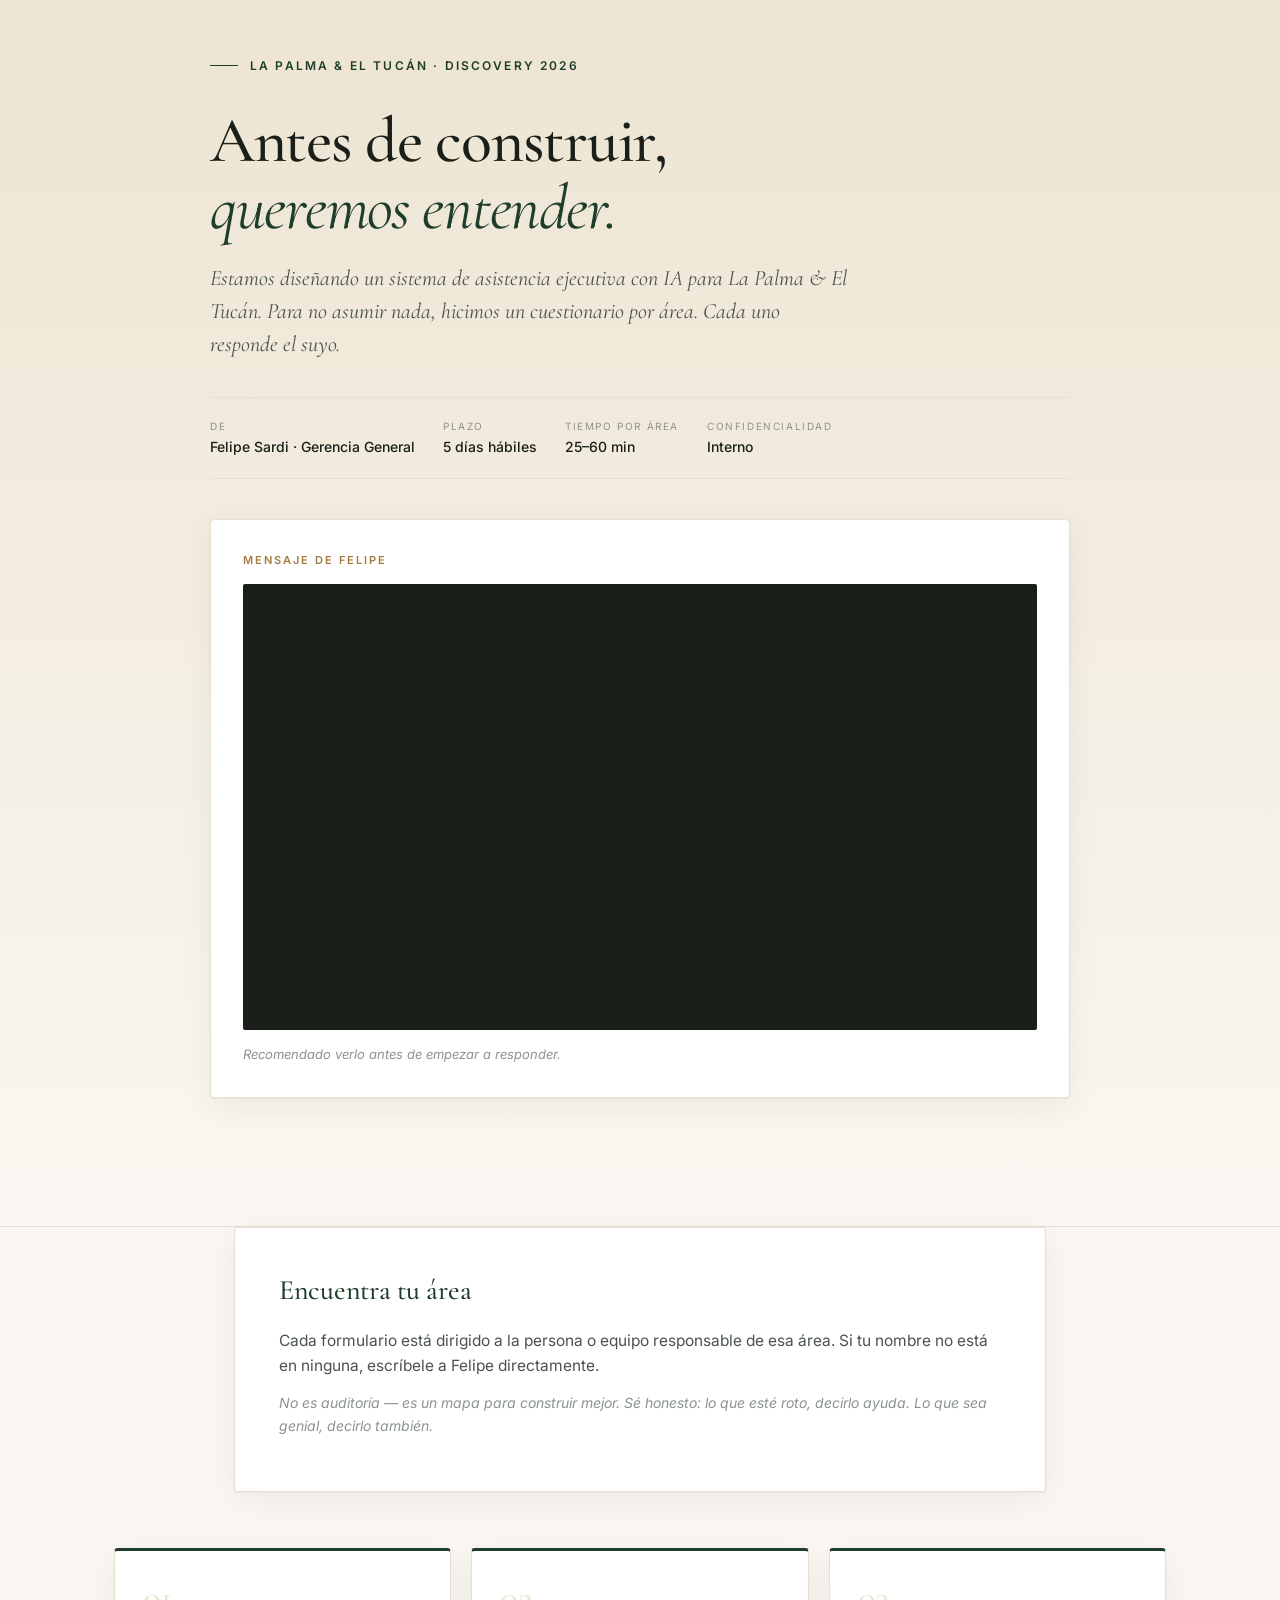
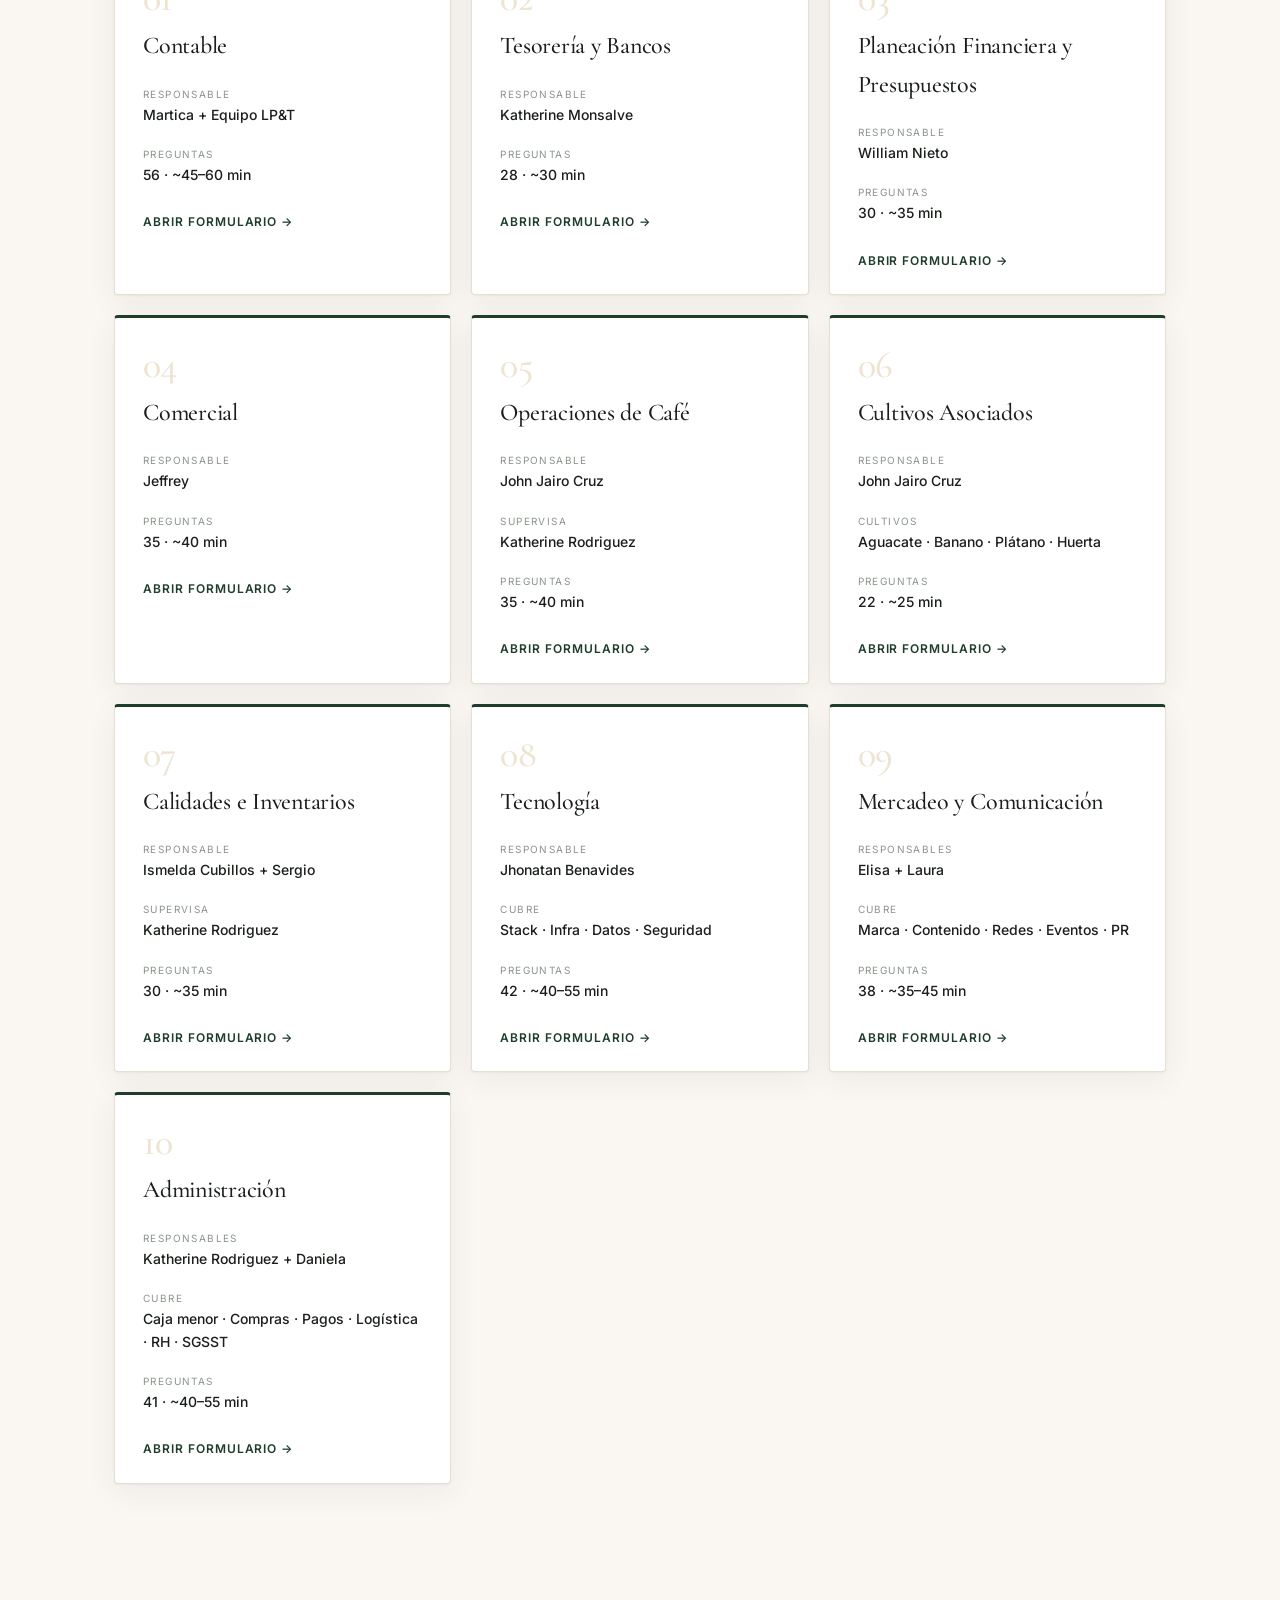
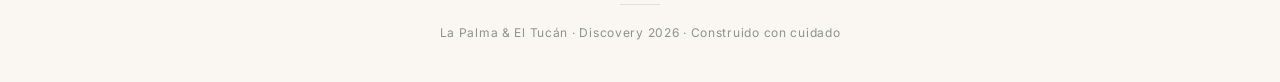
<file: index.html>
<!doctype html>
<html lang="es">
<head>
<meta charset="utf-8" />
<meta name="viewport" content="width=device-width, initial-scale=1" />
<title>Discovery · La Palma & El Tucán</title>
<link rel="preconnect" href="https://fonts.googleapis.com" />
<link rel="preconnect" href="https://fonts.gstatic.com" crossorigin />
<link href="https://fonts.googleapis.com/css2?family=Cormorant+Garamond:ital,wght@0,400;0,500;0,600;1,400&family=Inter:wght@400;500;600&display=swap" rel="stylesheet" />
<link rel="stylesheet" href="assets/styles.css" />
</head>
<body>

<header class="hero">
  <div class="hero-inner">
    <div class="brand-mark">La Palma &amp; El Tucán · Discovery 2026</div>
    <h1>Antes de construir,<br><em>queremos entender.</em></h1>
    <p class="lede">Estamos diseñando un sistema de asistencia ejecutiva con IA para La Palma & El Tucán. Para no asumir nada, hicimos un cuestionario por área. Cada uno responde el suyo.</p>

    <div class="meta-row">
      <div><span class="k">De</span><span class="v">Felipe Sardi · Gerencia General</span></div>
      <div><span class="k">Plazo</span><span class="v">5 días hábiles</span></div>
      <div><span class="k">Tiempo por área</span><span class="v">25–60 min</span></div>
      <div><span class="k">Confidencialidad</span><span class="v">Interno</span></div>
    </div>

    <div class="video-block">
      <div class="video-label">Mensaje de Felipe</div>
      <div class="video-frame">
        <iframe src="https://share.synthesia.io/embeds/videos/a6a15138-de87-4e64-827a-61e678fa5c1a" loading="lazy" allowfullscreen allow="encrypted-media; fullscreen;" referrerpolicy="strict-origin-when-cross-origin"></iframe>
      </div>
      <div class="video-note">Recomendado verlo antes de empezar a responder.</div>
    </div>
  </div>
</header>

<div class="intro">
  <div class="intro-block">
    <h2>Encuentra tu área</h2>
    <p>Cada formulario está dirigido a la persona o equipo responsable de esa área. Si tu nombre no está en ninguna, escríbele a Felipe directamente.</p>
    <p style="font-size:14px;color:var(--ink-mute);font-style:italic;margin-top:12px">No es auditoría — es un mapa para construir mejor. Sé honesto: lo que esté roto, decirlo ayuda. Lo que sea genial, decirlo también.</p>
  </div>
</div>

<div class="areas-grid">

  <a class="area-card" href="contable/">
    <div class="area-num">01</div>
    <h3>Contable</h3>
    <div class="meta">
      <span class="k">Responsable</span>
      <span class="v">Martica + Equipo LP&amp;T</span>
    </div>
    <div class="meta">
      <span class="k">Preguntas</span>
      <span class="v">56 · ~45–60 min</span>
    </div>
    <div class="arrow">Abrir formulario →</div>
  </a>

  <a class="area-card" href="tesoreria-bancos/">
    <div class="area-num">02</div>
    <h3>Tesorería y Bancos</h3>
    <div class="meta">
      <span class="k">Responsable</span>
      <span class="v">Katherine Monsalve</span>
    </div>
    <div class="meta">
      <span class="k">Preguntas</span>
      <span class="v">28 · ~30 min</span>
    </div>
    <div class="arrow">Abrir formulario →</div>
  </a>

  <a class="area-card" href="planeacion-financiera/">
    <div class="area-num">03</div>
    <h3>Planeación Financiera y Presupuestos</h3>
    <div class="meta">
      <span class="k">Responsable</span>
      <span class="v">William Nieto</span>
    </div>
    <div class="meta">
      <span class="k">Preguntas</span>
      <span class="v">30 · ~35 min</span>
    </div>
    <div class="arrow">Abrir formulario →</div>
  </a>

  <a class="area-card" href="comercial/">
    <div class="area-num">04</div>
    <h3>Comercial</h3>
    <div class="meta">
      <span class="k">Responsable</span>
      <span class="v">Jeffrey</span>
    </div>
    <div class="meta">
      <span class="k">Preguntas</span>
      <span class="v">35 · ~40 min</span>
    </div>
    <div class="arrow">Abrir formulario →</div>
  </a>

  <a class="area-card" href="operaciones-cafe/">
    <div class="area-num">05</div>
    <h3>Operaciones de Café</h3>
    <div class="meta">
      <span class="k">Responsable</span>
      <span class="v">John Jairo Cruz</span>
    </div>
    <div class="meta">
      <span class="k">Supervisa</span>
      <span class="v">Katherine Rodriguez</span>
    </div>
    <div class="meta">
      <span class="k">Preguntas</span>
      <span class="v">35 · ~40 min</span>
    </div>
    <div class="arrow">Abrir formulario →</div>
  </a>

  <a class="area-card" href="cultivos-asociados/">
    <div class="area-num">06</div>
    <h3>Cultivos Asociados</h3>
    <div class="meta">
      <span class="k">Responsable</span>
      <span class="v">John Jairo Cruz</span>
    </div>
    <div class="meta">
      <span class="k">Cultivos</span>
      <span class="v">Aguacate · Banano · Plátano · Huerta</span>
    </div>
    <div class="meta">
      <span class="k">Preguntas</span>
      <span class="v">22 · ~25 min</span>
    </div>
    <div class="arrow">Abrir formulario →</div>
  </a>

  <a class="area-card" href="calidades-inventarios/">
    <div class="area-num">07</div>
    <h3>Calidades e Inventarios</h3>
    <div class="meta">
      <span class="k">Responsable</span>
      <span class="v">Ismelda Cubillos + Sergio</span>
    </div>
    <div class="meta">
      <span class="k">Supervisa</span>
      <span class="v">Katherine Rodriguez</span>
    </div>
    <div class="meta">
      <span class="k">Preguntas</span>
      <span class="v">30 · ~35 min</span>
    </div>
    <div class="arrow">Abrir formulario →</div>
  </a>

  <a class="area-card" href="tecnologia/">
    <div class="area-num">08</div>
    <h3>Tecnología</h3>
    <div class="meta">
      <span class="k">Responsable</span>
      <span class="v">Jhonatan Benavides</span>
    </div>
    <div class="meta">
      <span class="k">Cubre</span>
      <span class="v">Stack · Infra · Datos · Seguridad</span>
    </div>
    <div class="meta">
      <span class="k">Preguntas</span>
      <span class="v">42 · ~40–55 min</span>
    </div>
    <div class="arrow">Abrir formulario →</div>
  </a>

  <a class="area-card" href="mercadeo-comunicacion/">
    <div class="area-num">09</div>
    <h3>Mercadeo y Comunicación</h3>
    <div class="meta">
      <span class="k">Responsables</span>
      <span class="v">Elisa + Laura</span>
    </div>
    <div class="meta">
      <span class="k">Cubre</span>
      <span class="v">Marca · Contenido · Redes · Eventos · PR</span>
    </div>
    <div class="meta">
      <span class="k">Preguntas</span>
      <span class="v">38 · ~35–45 min</span>
    </div>
    <div class="arrow">Abrir formulario →</div>
  </a>

  <a class="area-card" href="administracion/">
    <div class="area-num">10</div>
    <h3>Administración</h3>
    <div class="meta">
      <span class="k">Responsables</span>
      <span class="v">Katherine Rodriguez + Daniela</span>
    </div>
    <div class="meta">
      <span class="k">Cubre</span>
      <span class="v">Caja menor · Compras · Pagos · Logística · RH · SGSST</span>
    </div>
    <div class="meta">
      <span class="k">Preguntas</span>
      <span class="v">41 · ~40–55 min</span>
    </div>
    <div class="arrow">Abrir formulario →</div>
  </a>

</div>

<footer>
  <div class="div"></div>
  La Palma & El Tucán · Discovery 2026 · Construido con cuidado
</footer>

</body>
</html>
</file>
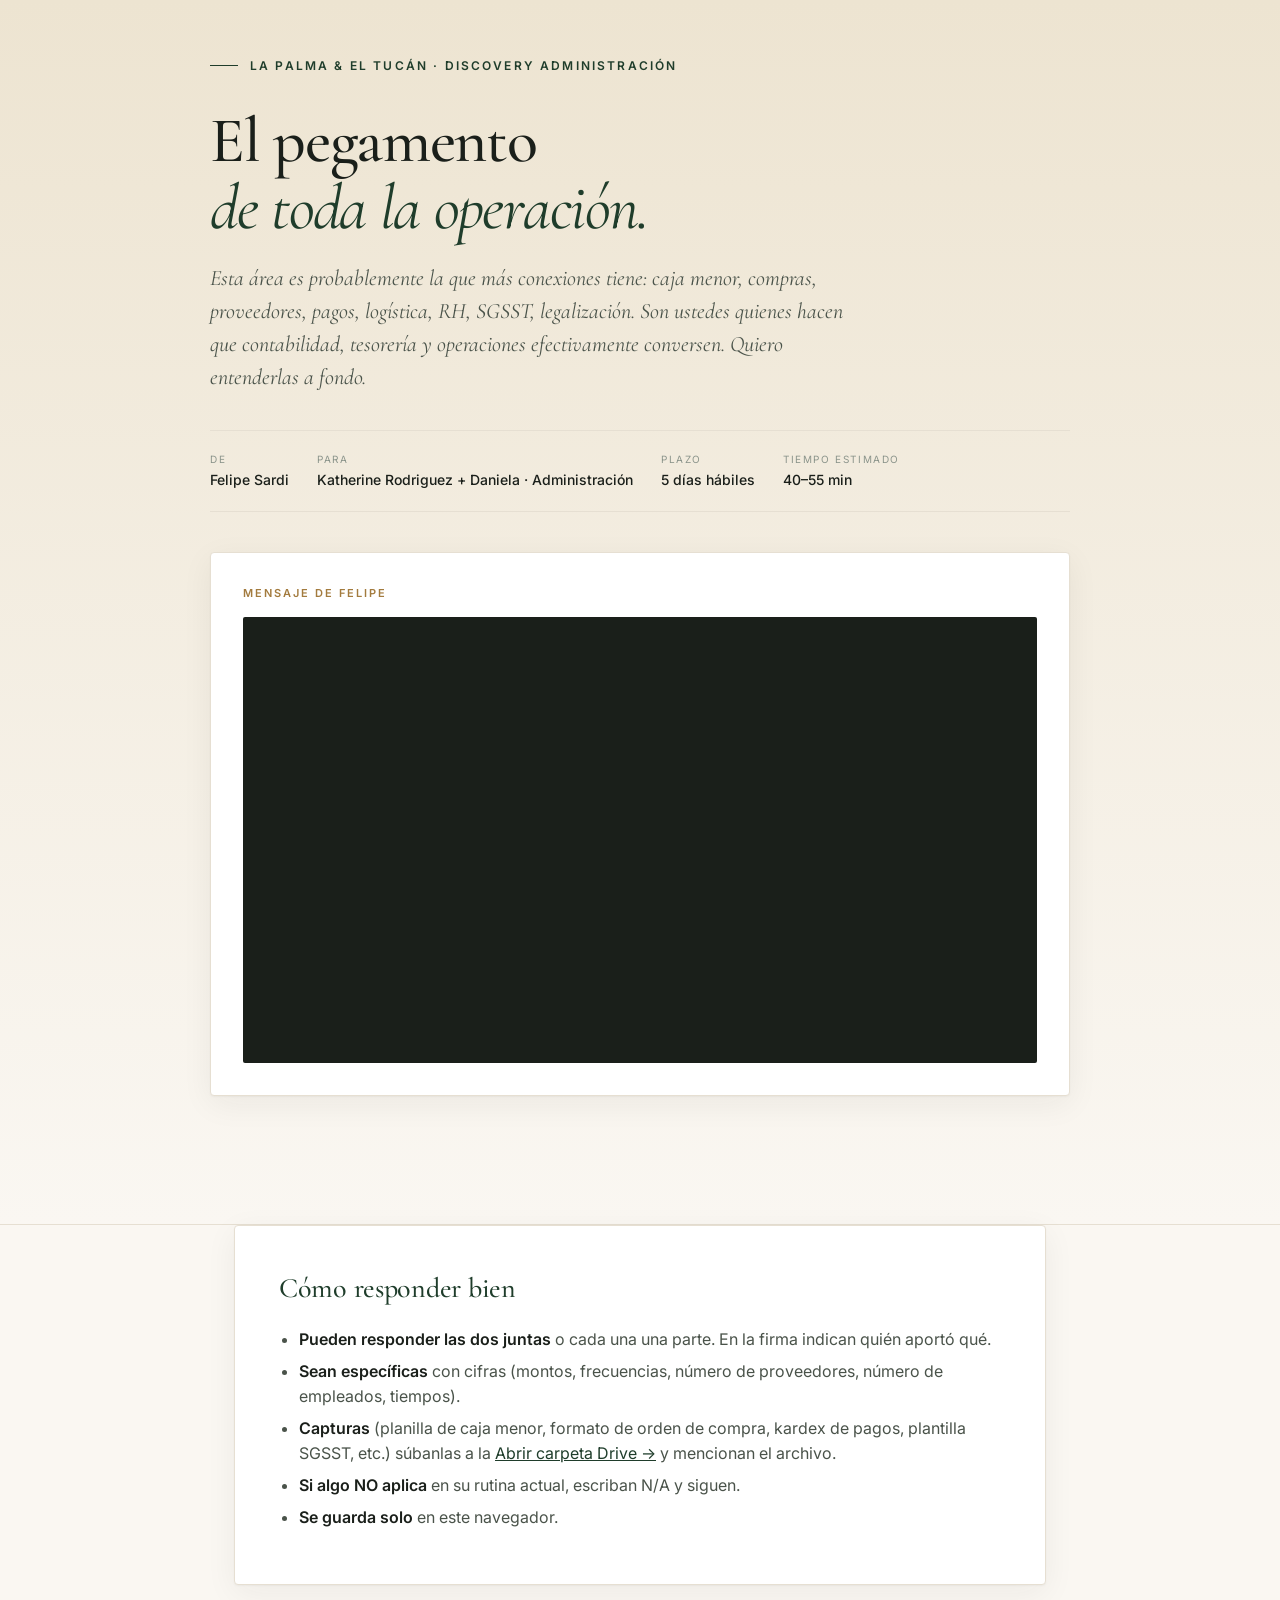
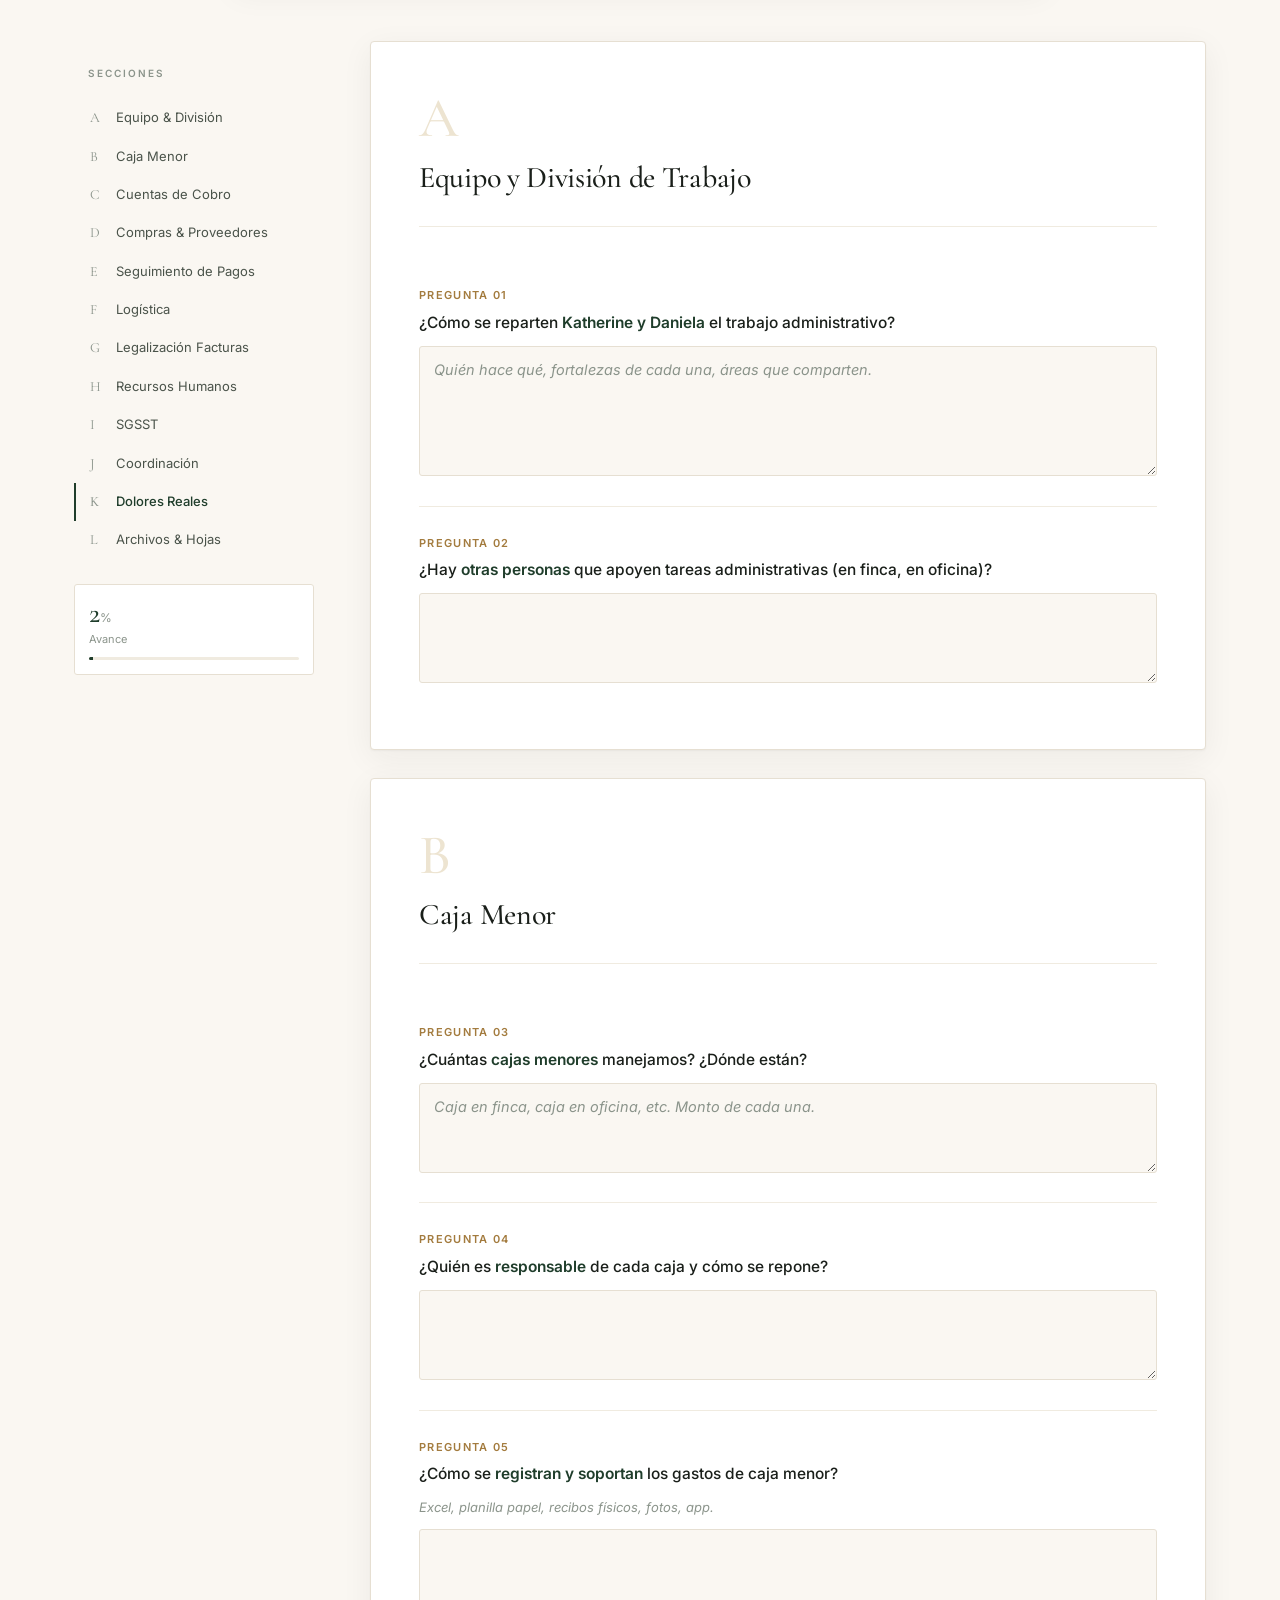
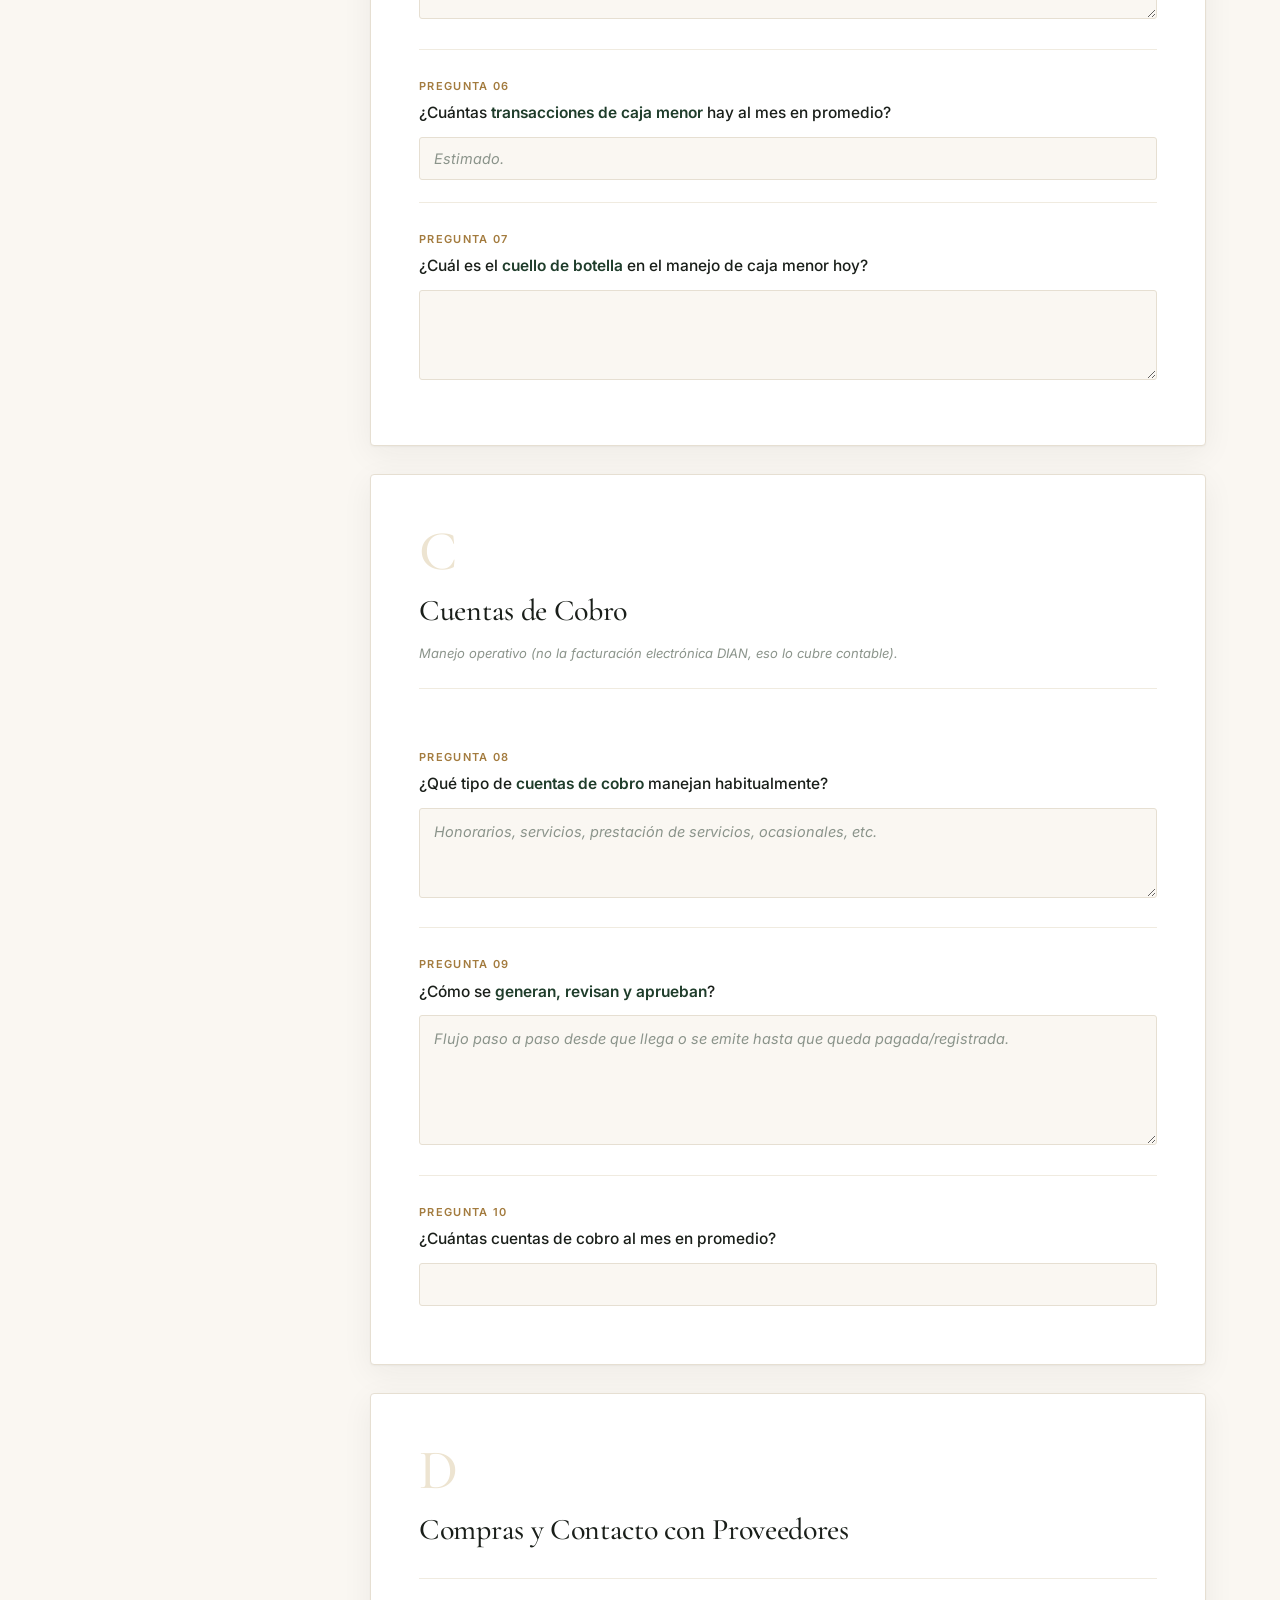
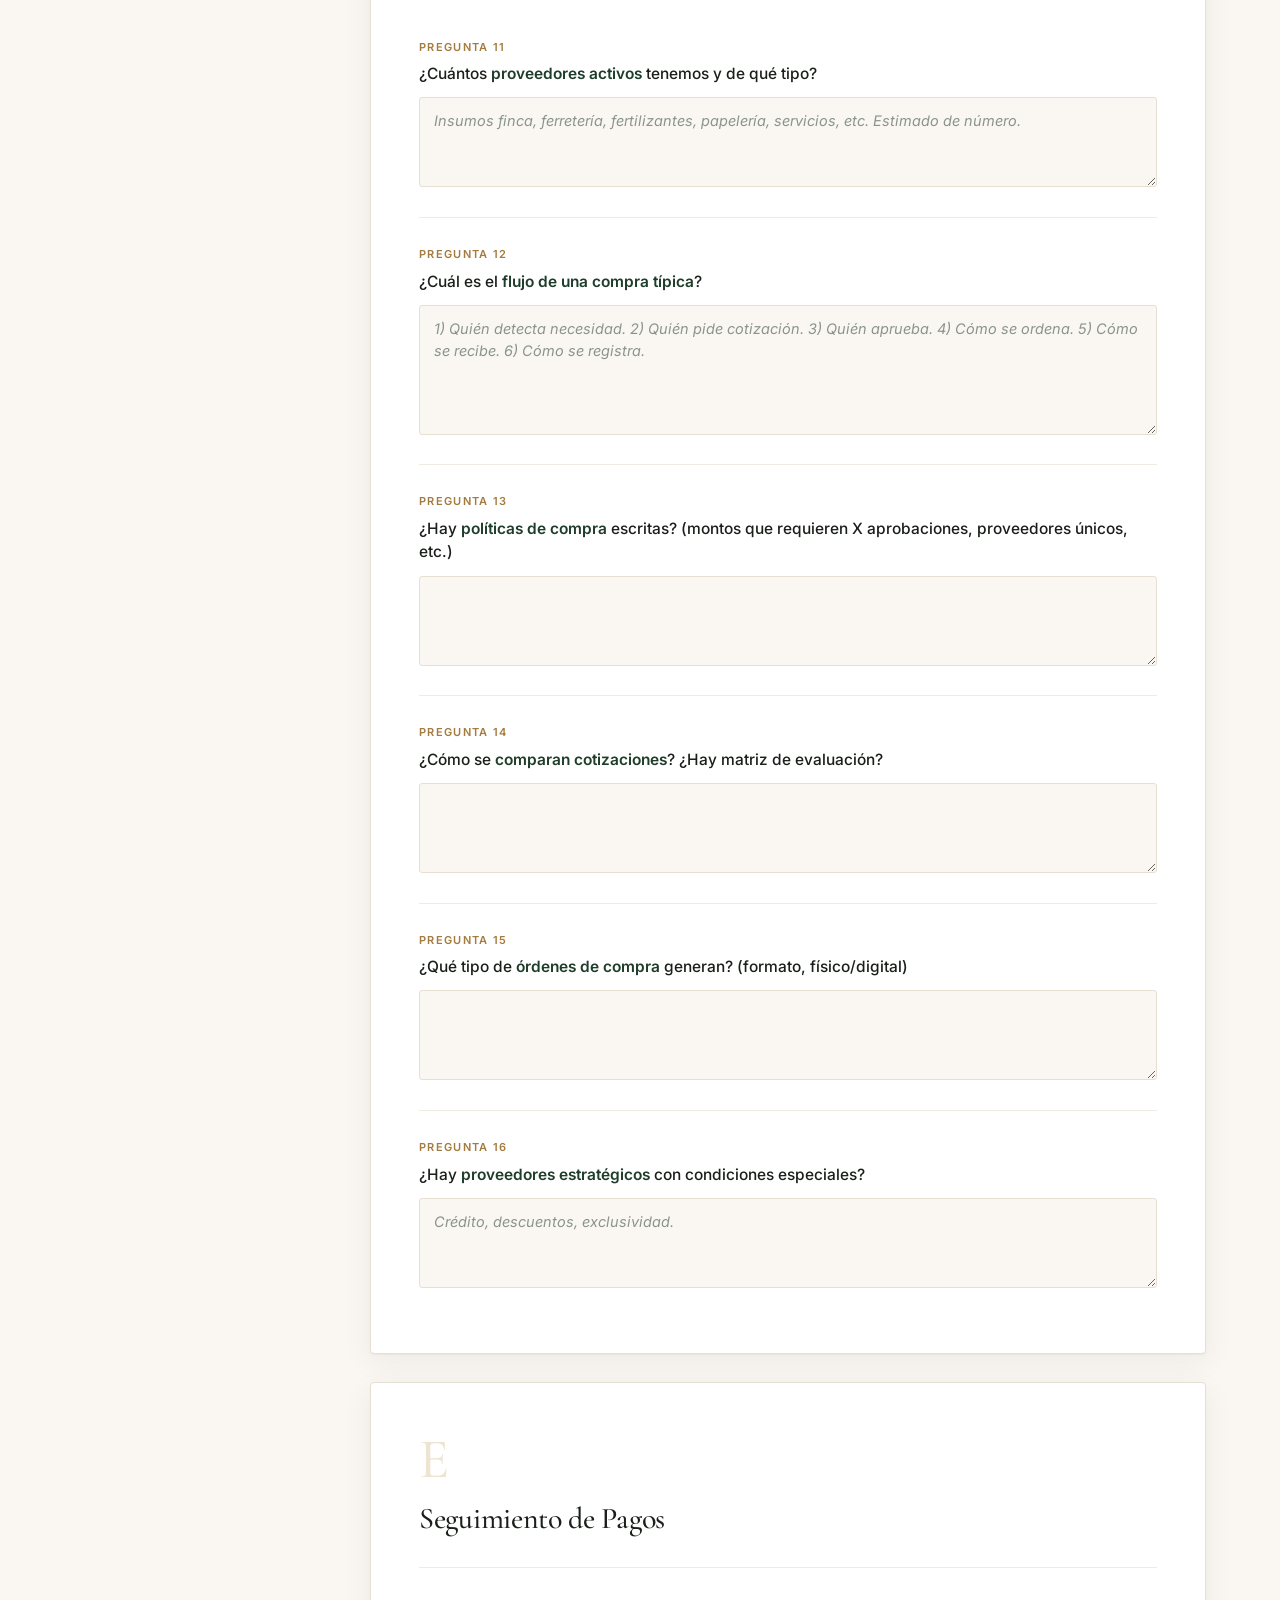
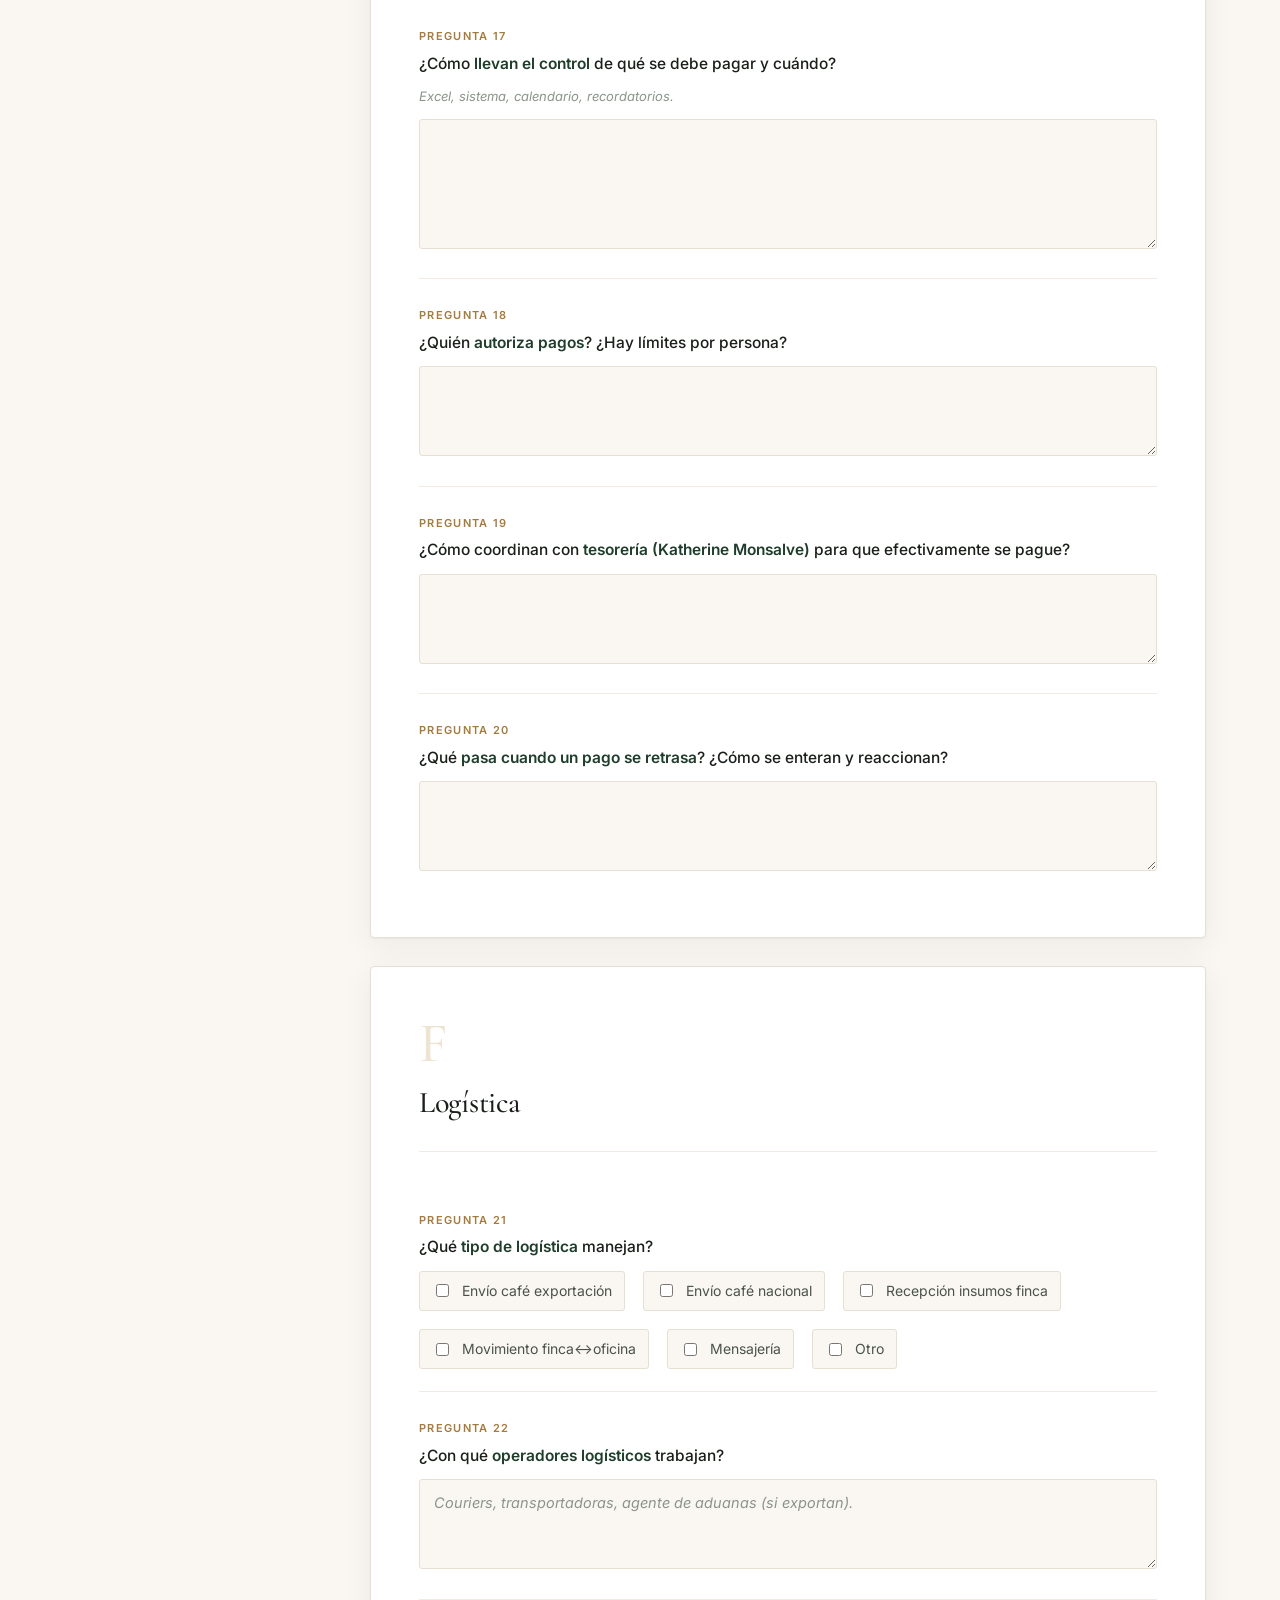
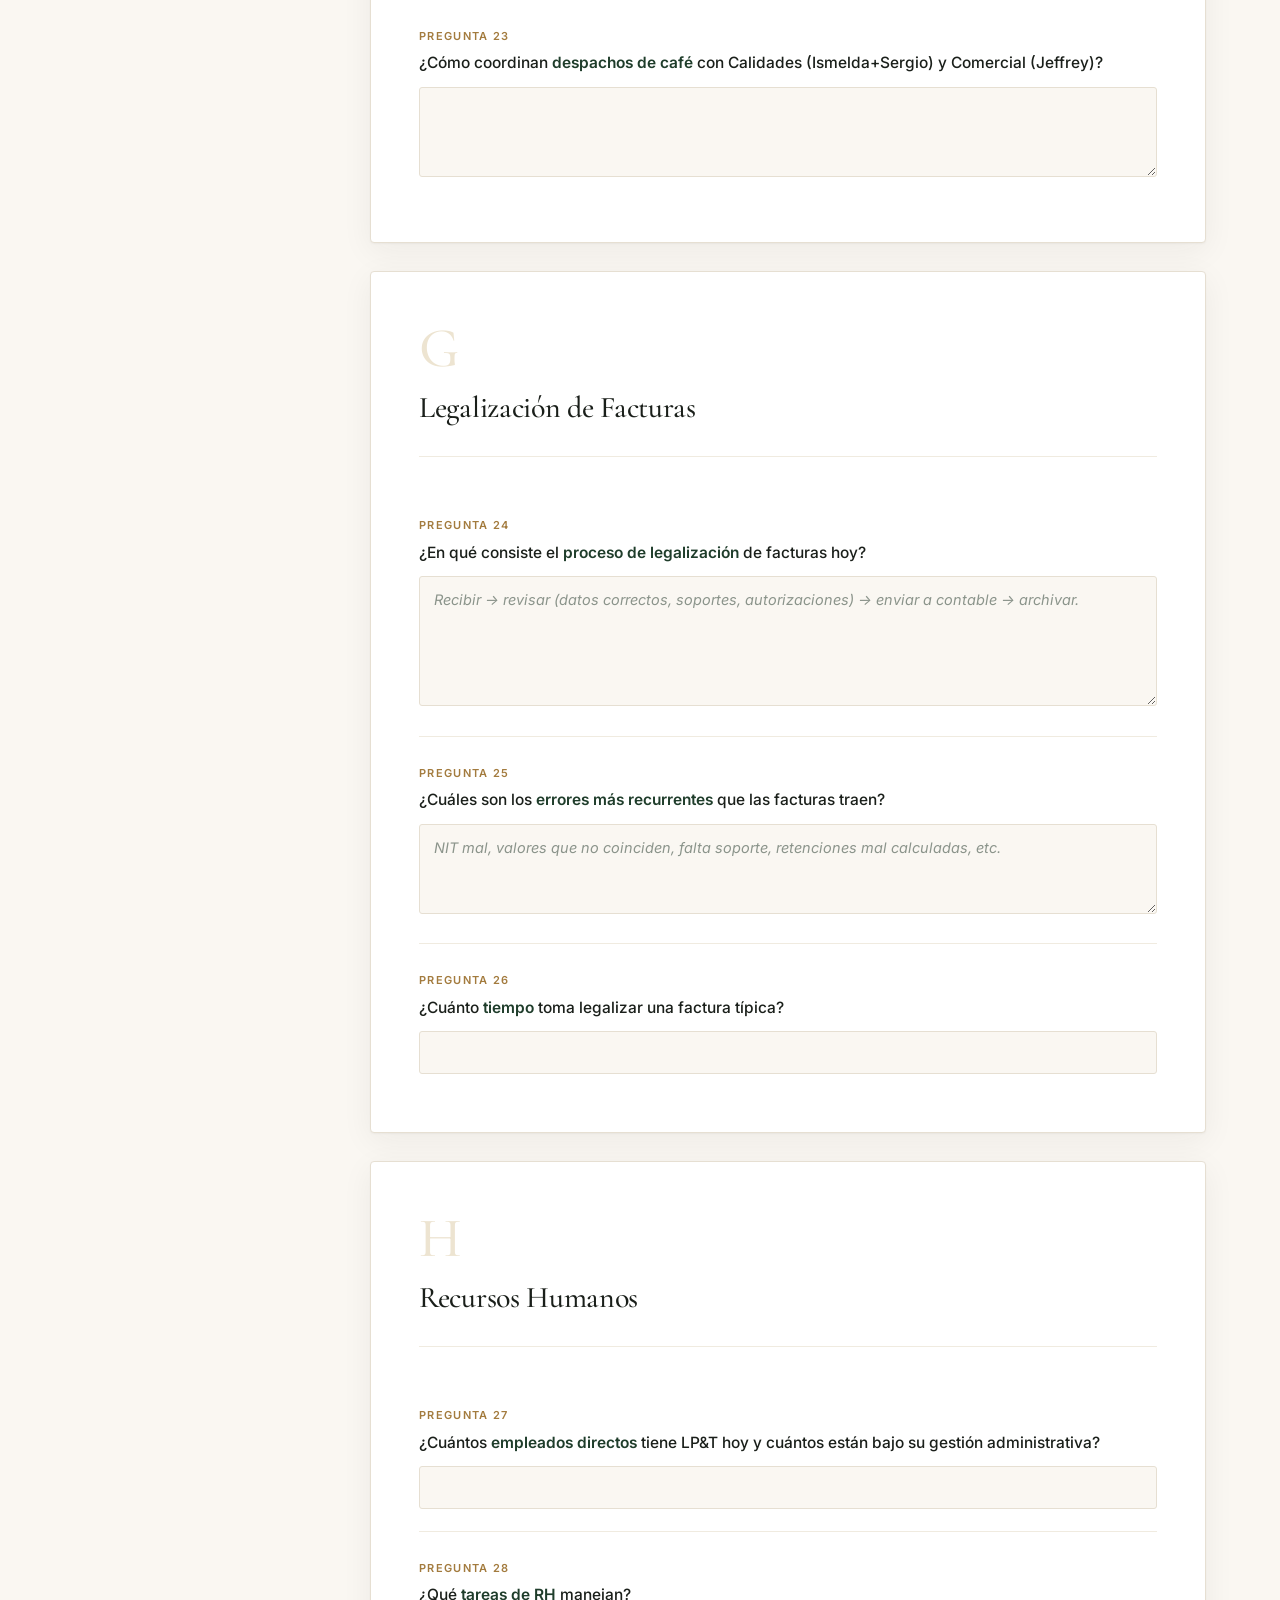
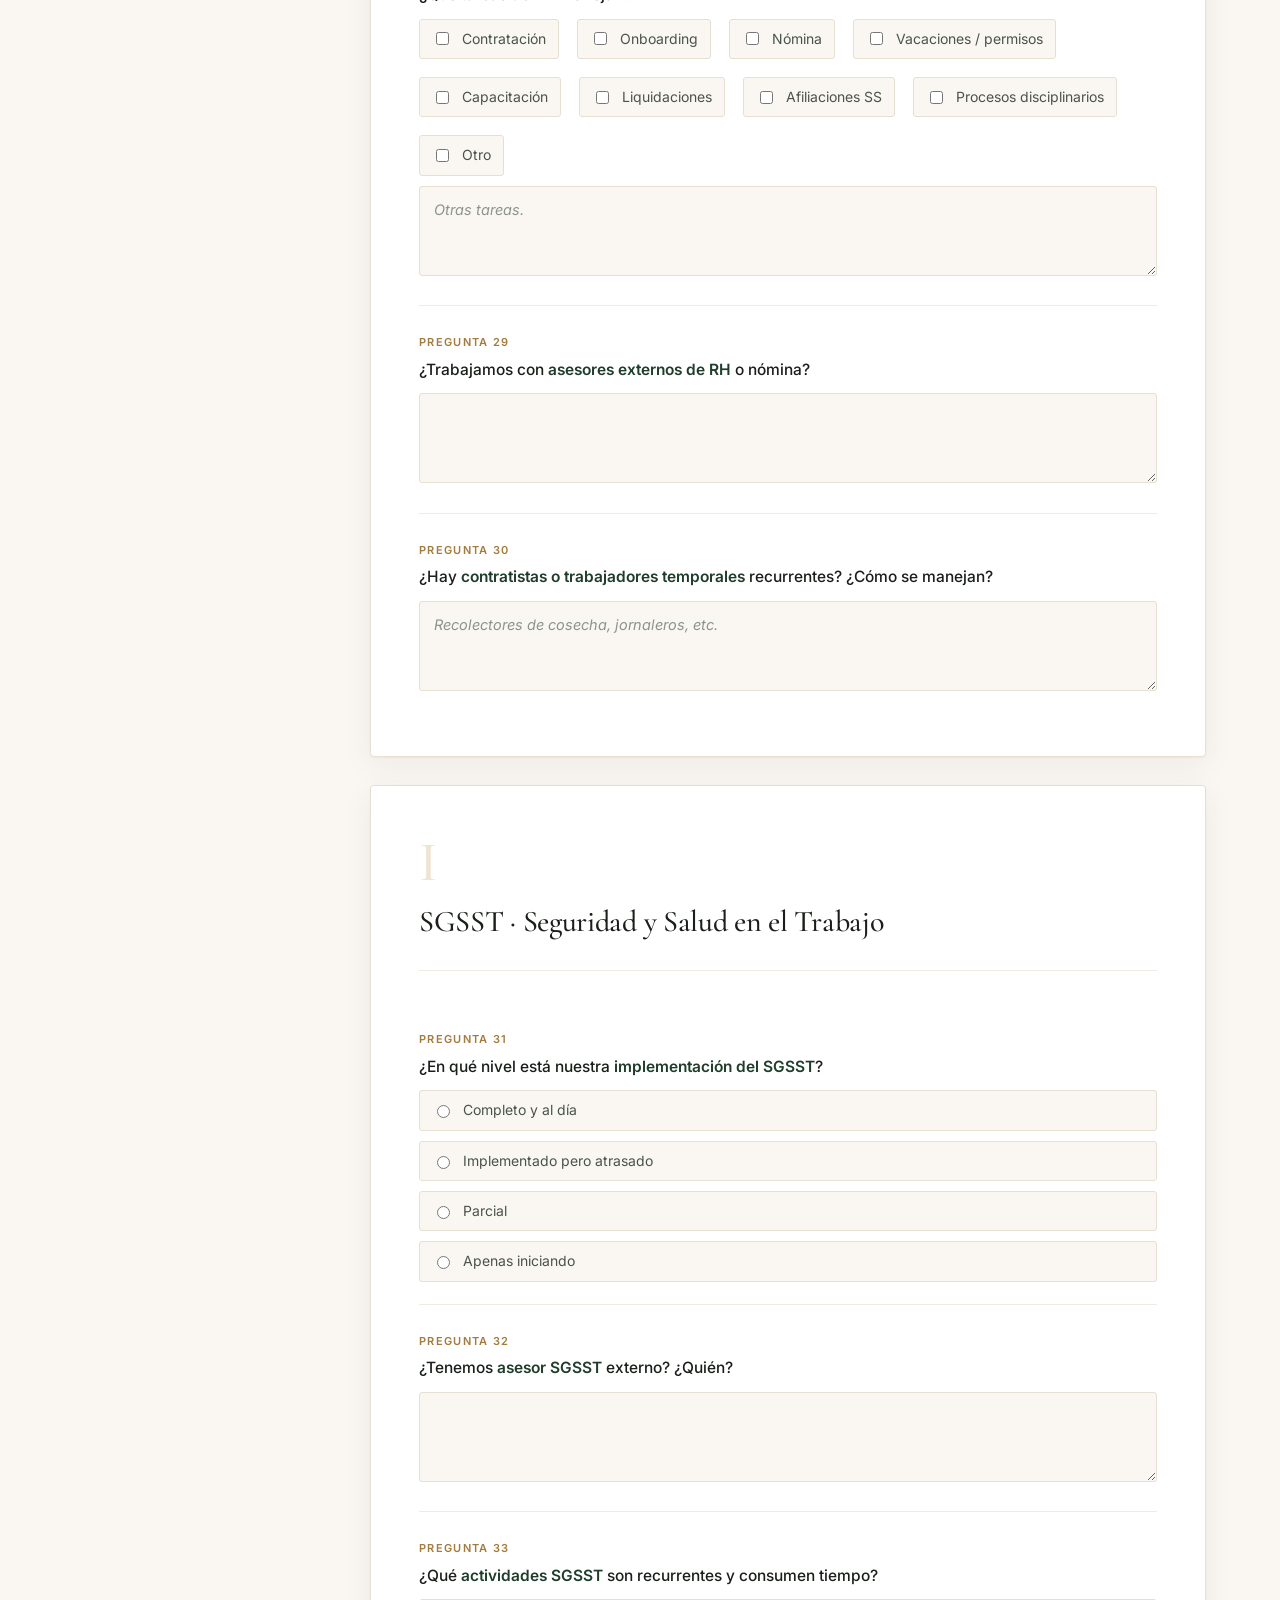
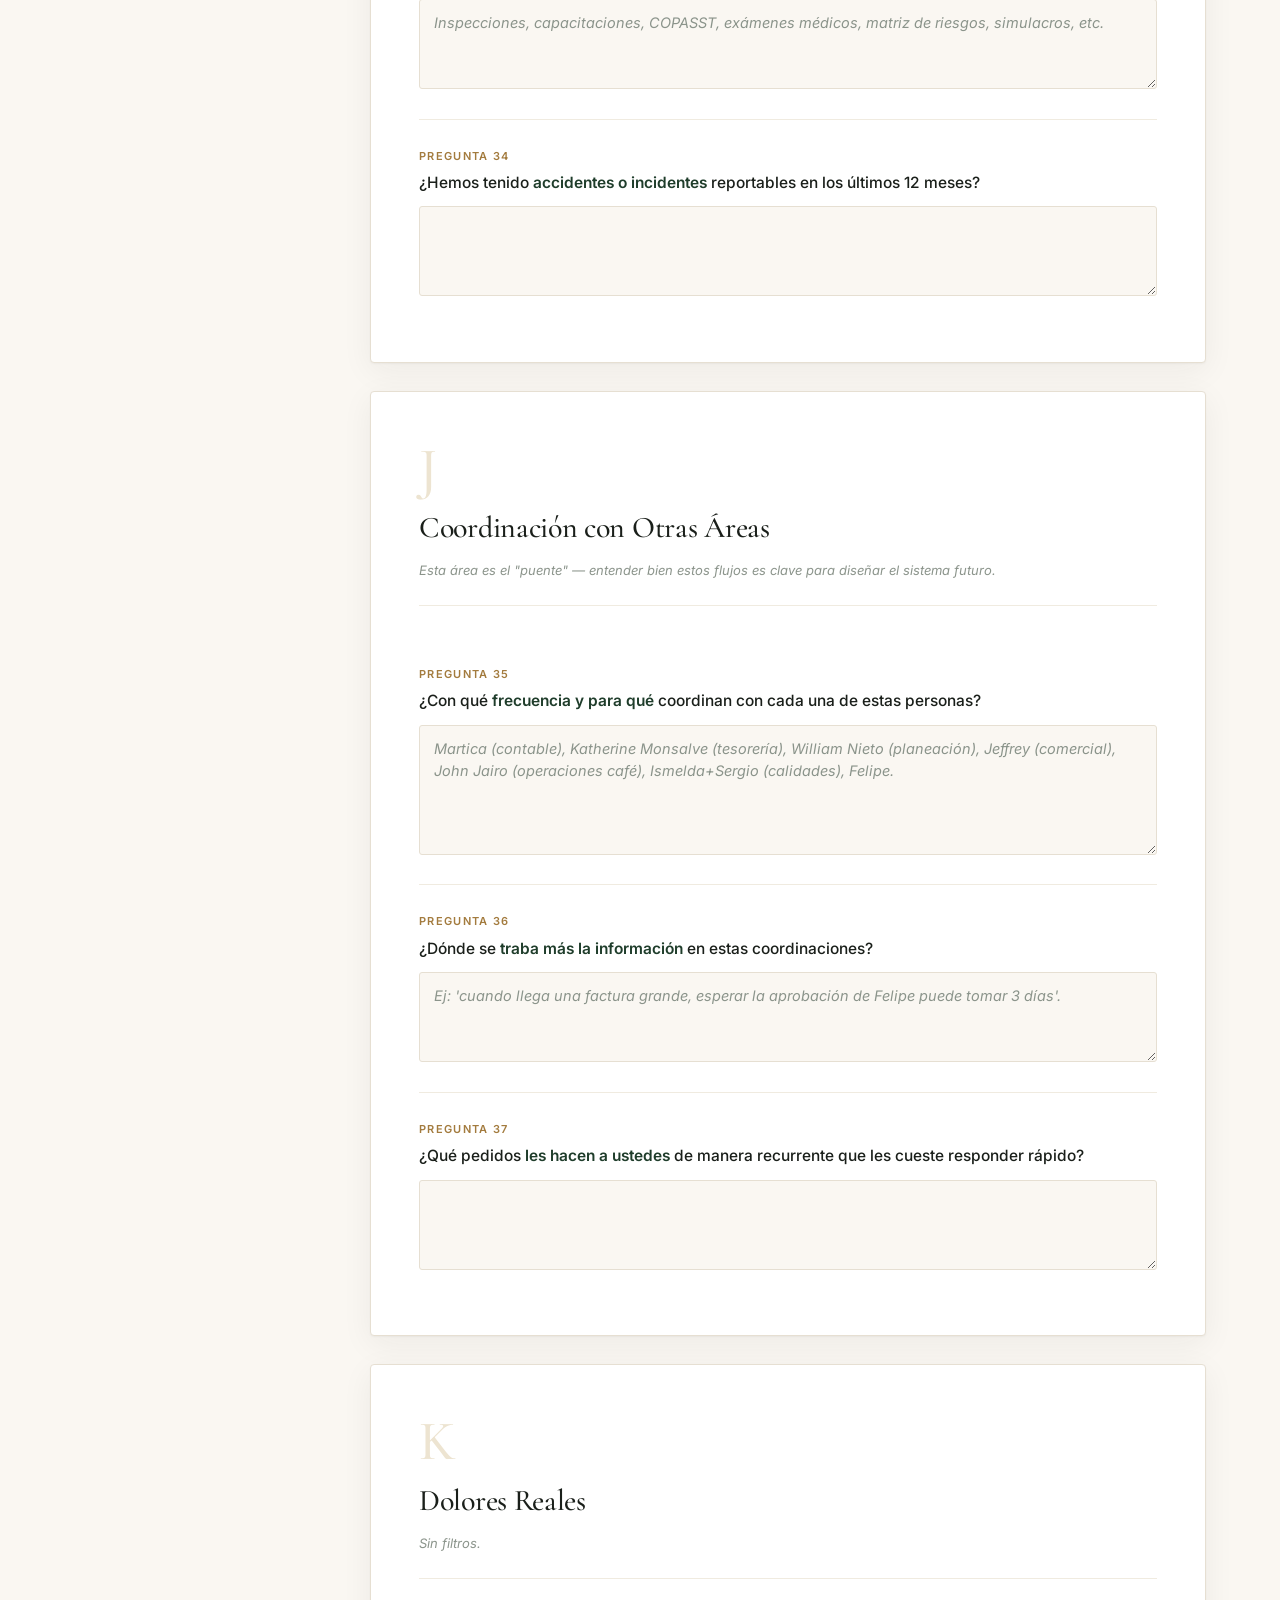
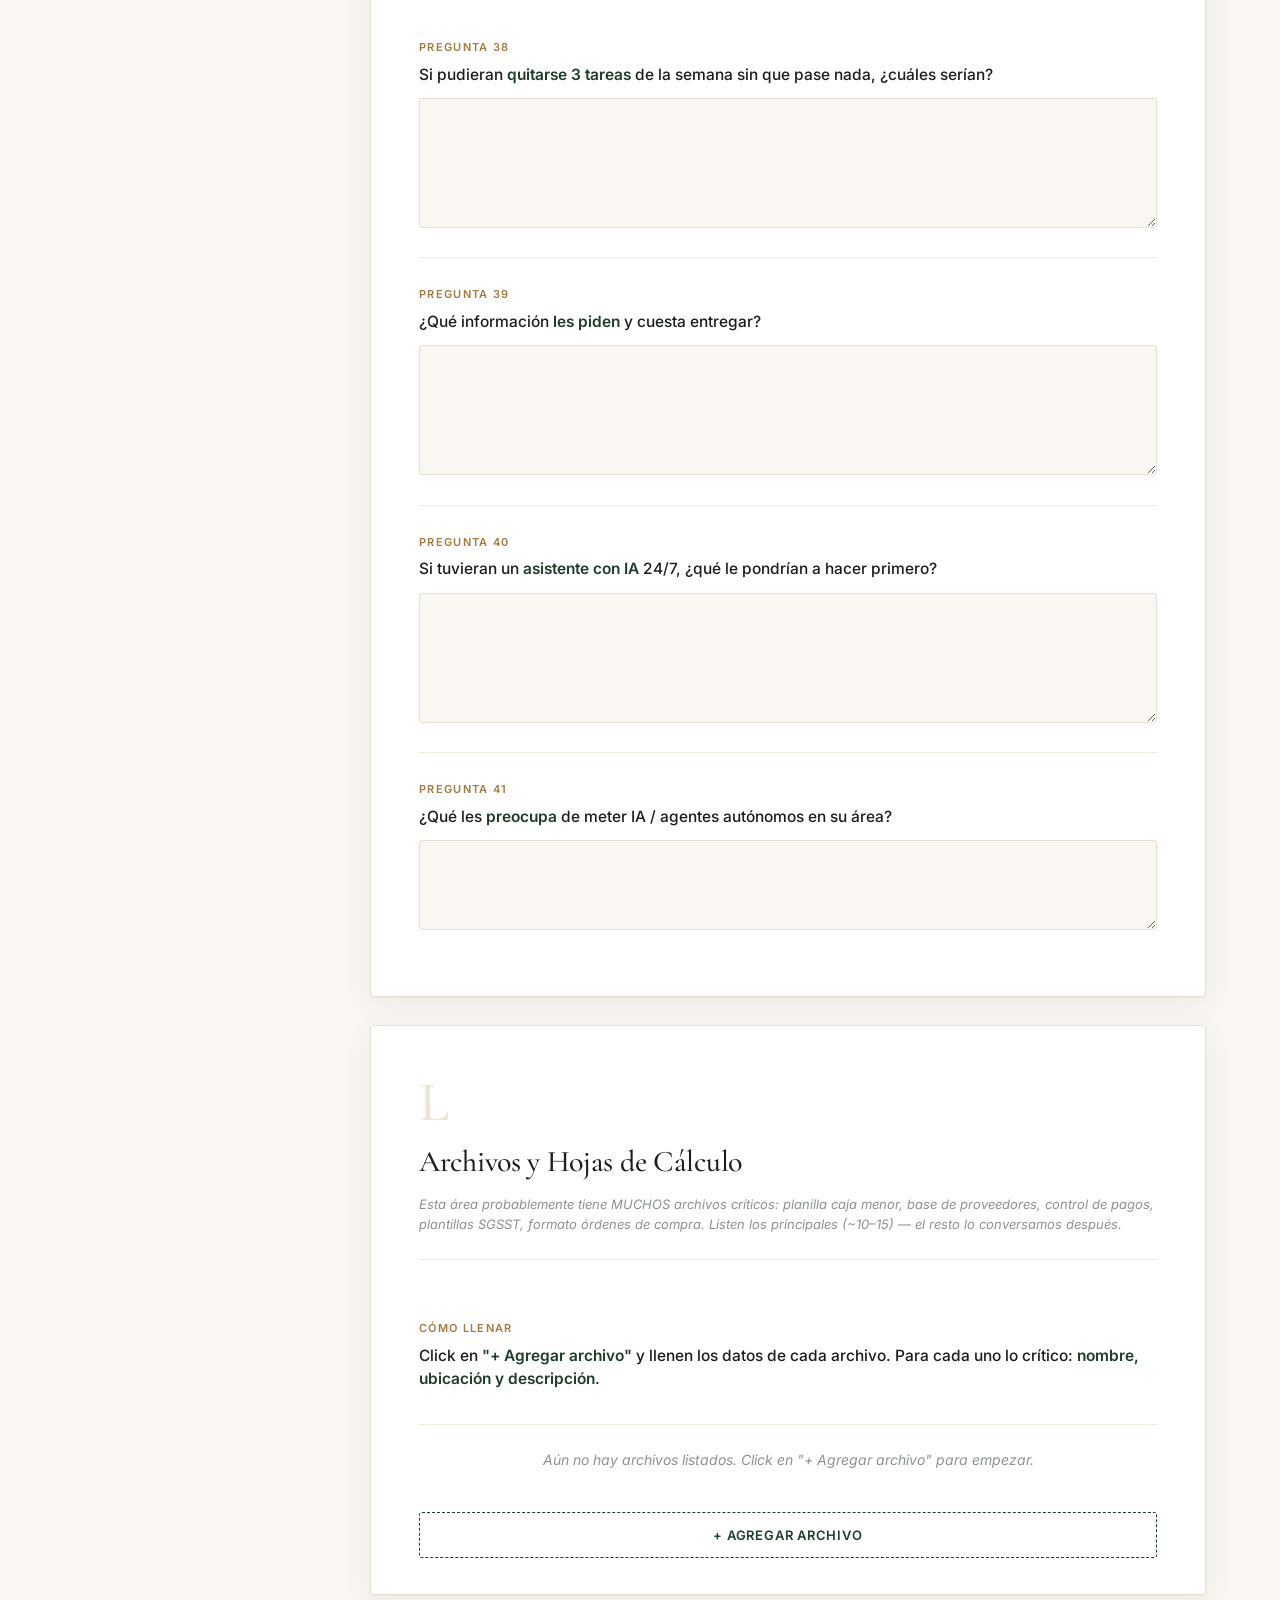
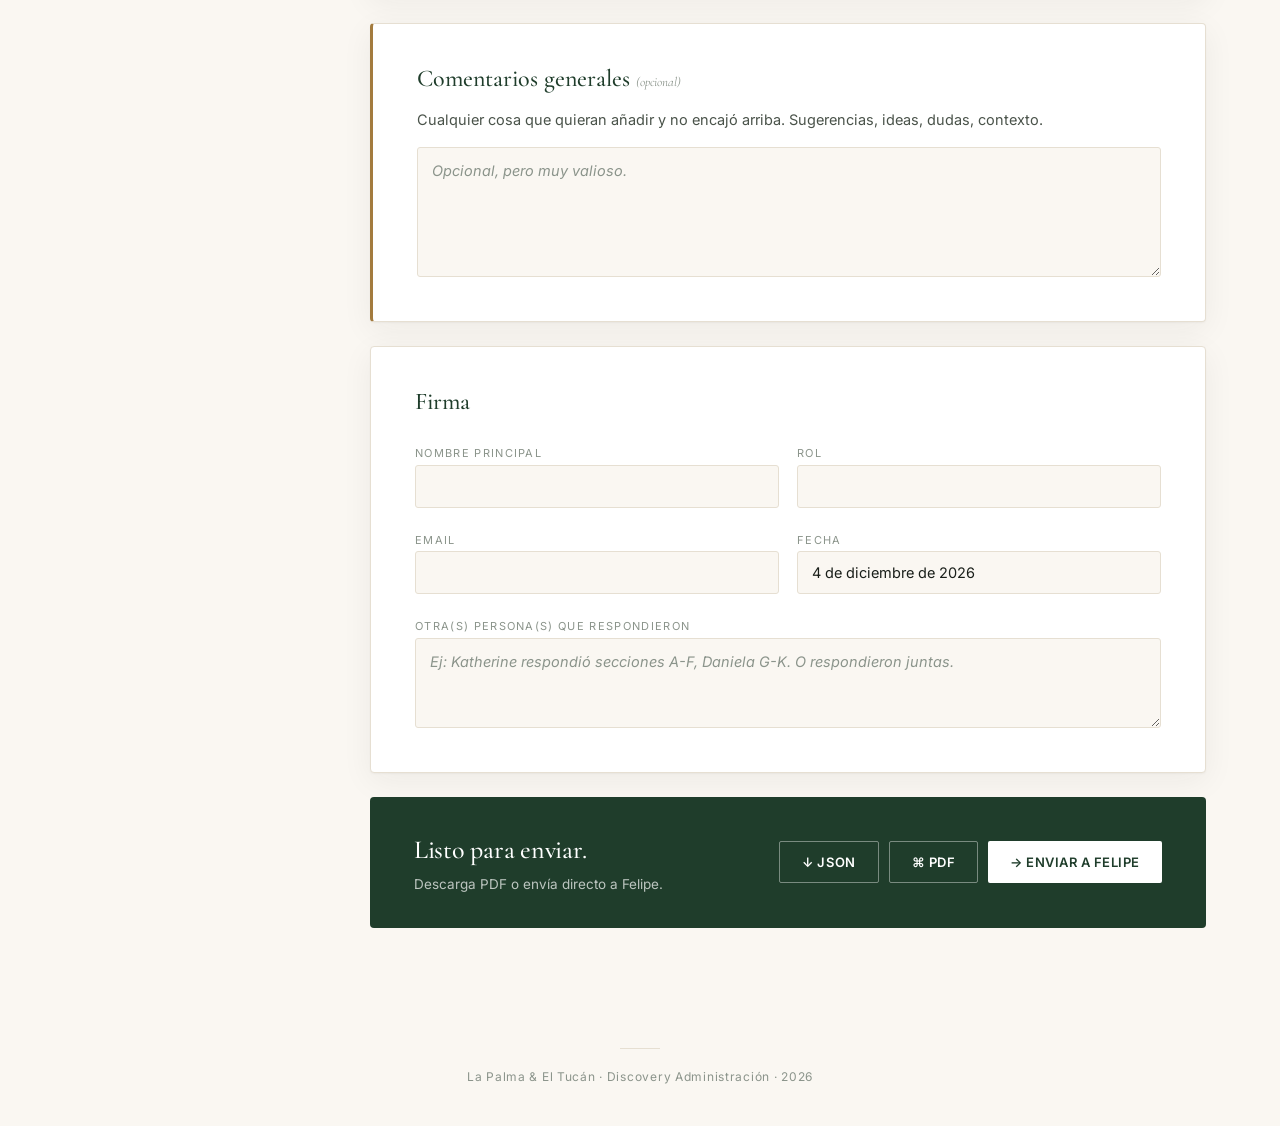
<file: administracion/index.html>
<!doctype html>
<html lang="es">
<head>
<meta charset="utf-8" />
<meta name="viewport" content="width=device-width, initial-scale=1" />
<meta name="discovery-area" content="administracion" />
<meta name="discovery-recipient" content="Katherine Rodriguez + Daniela" />
<title>Discovery Administración · La Palma & El Tucán</title>
<link rel="preconnect" href="https://fonts.googleapis.com" />
<link rel="preconnect" href="https://fonts.gstatic.com" crossorigin />
<link href="https://fonts.googleapis.com/css2?family=Cormorant+Garamond:ital,wght@0,400;0,500;0,600;1,400&family=Inter:wght@400;500;600&display=swap" rel="stylesheet" />
<link rel="stylesheet" href="../assets/styles.css" />
<script src="../assets/config.js"></script>
</head>
<body>

<header class="hero">
  <div class="hero-inner">
    <div class="brand-mark">La Palma &amp; El Tucán · Discovery Administración</div>
    <h1>El pegamento<br><em>de toda la operación.</em></h1>
    <p class="lede">Esta área es probablemente la que más conexiones tiene: caja menor, compras, proveedores, pagos, logística, RH, SGSST, legalización. Son ustedes quienes hacen que contabilidad, tesorería y operaciones efectivamente conversen. Quiero entenderlas a fondo.</p>

    <div class="meta-row">
      <div><span class="k">De</span><span class="v">Felipe Sardi</span></div>
      <div><span class="k">Para</span><span class="v">Katherine Rodriguez + Daniela · Administración</span></div>
      <div><span class="k">Plazo</span><span class="v">5 días hábiles</span></div>
      <div><span class="k">Tiempo estimado</span><span class="v">40–55 min</span></div>
    </div>

    <div class="video-block">
      <div class="video-label">Mensaje de Felipe</div>
      <div class="video-frame">
        <div class="video-placeholder">
          <div class="ico">▶</div>
          <div>Aquí va el video introductorio.</div>
        </div>
      </div>
    </div>
  </div>
</header>

<div class="intro">
  <div class="intro-block">
    <h2>Cómo responder bien</h2>
    <ul>
      <li><strong>Pueden responder las dos juntas</strong> o cada una una parte. En la firma indican quién aportó qué.</li>
      <li><strong>Sean específicas</strong> con cifras (montos, frecuencias, número de proveedores, número de empleados, tiempos).</li>
      <li><strong>Capturas</strong> (planilla de caja menor, formato de orden de compra, kardex de pagos, plantilla SGSST, etc.) súbanlas a la <a id="driveFolderLink" href="#" style="color:var(--ink-mute)">carpeta Drive</a> y mencionan el archivo.</li>
      <li><strong>Si algo NO aplica</strong> en su rutina actual, escriban N/A y siguen.</li>
      <li><strong>Se guarda solo</strong> en este navegador.</li>
    </ul>
  </div>
</div>

<main>
  <nav class="toc" id="toc">
    <div class="toc-title">Secciones</div>
    <ol>
      <li><a href="#sec-a" data-target="sec-a">Equipo & División</a></li>
      <li><a href="#sec-b" data-target="sec-b">Caja Menor</a></li>
      <li><a href="#sec-c" data-target="sec-c">Cuentas de Cobro</a></li>
      <li><a href="#sec-d" data-target="sec-d">Compras & Proveedores</a></li>
      <li><a href="#sec-e" data-target="sec-e">Seguimiento de Pagos</a></li>
      <li><a href="#sec-f" data-target="sec-f">Logística</a></li>
      <li><a href="#sec-g" data-target="sec-g">Legalización Facturas</a></li>
      <li><a href="#sec-h" data-target="sec-h">Recursos Humanos</a></li>
      <li><a href="#sec-i" data-target="sec-i">SGSST</a></li>
      <li><a href="#sec-j" data-target="sec-j">Coordinación</a></li>
      <li><a href="#sec-k" data-target="sec-k">Dolores Reales</a></li>
      <li><a href="#sec-files" data-target="sec-files">Archivos & Hojas</a></li>
    </ol>
    <div class="progress-pill">
      <div><span class="pct" id="pctNum">0</span><span style="font-size:12px;color:var(--ink-mute)">%</span></div>
      <div style="margin-top:4px;font-size:11px">Avance</div>
      <div class="pbar"><div id="pbarFill"></div></div>
    </div>
  </nav>

  <form id="discoveryForm" autocomplete="off">

    <!-- A. EQUIPO -->
    <section class="q-section" id="sec-a">
      <div class="sec-head">
        <div class="sec-letter">A</div>
        <h2>Equipo y División de Trabajo</h2>
      </div>

      <div class="q"><div class="q-num">PREGUNTA 01</div>
        <div class="q-text">¿Cómo se reparten <strong>Katherine y Daniela</strong> el trabajo administrativo?</div>
        <textarea class="tall" name="q01" placeholder="Quién hace qué, fortalezas de cada una, áreas que comparten."></textarea>
      </div>

      <div class="q"><div class="q-num">PREGUNTA 02</div>
        <div class="q-text">¿Hay <strong>otras personas</strong> que apoyen tareas administrativas (en finca, en oficina)?</div>
        <textarea name="q02"></textarea>
      </div>
    </section>

    <!-- B. CAJA MENOR -->
    <section class="q-section" id="sec-b">
      <div class="sec-head">
        <div class="sec-letter">B</div>
        <h2>Caja Menor</h2>
      </div>

      <div class="q"><div class="q-num">PREGUNTA 03</div>
        <div class="q-text">¿Cuántas <strong>cajas menores</strong> manejamos? ¿Dónde están?</div>
        <textarea name="q03" placeholder="Caja en finca, caja en oficina, etc. Monto de cada una."></textarea>
      </div>

      <div class="q"><div class="q-num">PREGUNTA 04</div>
        <div class="q-text">¿Quién es <strong>responsable</strong> de cada caja y cómo se repone?</div>
        <textarea name="q04"></textarea>
      </div>

      <div class="q"><div class="q-num">PREGUNTA 05</div>
        <div class="q-text">¿Cómo se <strong>registran y soportan</strong> los gastos de caja menor?</div>
        <div class="q-help">Excel, planilla papel, recibos físicos, fotos, app.</div>
        <textarea name="q05"></textarea>
      </div>

      <div class="q"><div class="q-num">PREGUNTA 06</div>
        <div class="q-text">¿Cuántas <strong>transacciones de caja menor</strong> hay al mes en promedio?</div>
        <input type="text" name="q06" placeholder="Estimado." />
      </div>

      <div class="q"><div class="q-num">PREGUNTA 07</div>
        <div class="q-text">¿Cuál es el <strong>cuello de botella</strong> en el manejo de caja menor hoy?</div>
        <textarea name="q07"></textarea>
      </div>
    </section>

    <!-- C. CUENTAS DE COBRO -->
    <section class="q-section" id="sec-c">
      <div class="sec-head">
        <div class="sec-letter">C</div>
        <h2>Cuentas de Cobro</h2>
        <div class="sub">Manejo operativo (no la facturación electrónica DIAN, eso lo cubre contable).</div>
      </div>

      <div class="q"><div class="q-num">PREGUNTA 08</div>
        <div class="q-text">¿Qué tipo de <strong>cuentas de cobro</strong> manejan habitualmente?</div>
        <textarea name="q08" placeholder="Honorarios, servicios, prestación de servicios, ocasionales, etc."></textarea>
      </div>

      <div class="q"><div class="q-num">PREGUNTA 09</div>
        <div class="q-text">¿Cómo se <strong>generan, revisan y aprueban</strong>?</div>
        <textarea class="tall" name="q09" placeholder="Flujo paso a paso desde que llega o se emite hasta que queda pagada/registrada."></textarea>
      </div>

      <div class="q"><div class="q-num">PREGUNTA 10</div>
        <div class="q-text">¿Cuántas cuentas de cobro al mes en promedio?</div>
        <input type="text" name="q10" />
      </div>
    </section>

    <!-- D. COMPRAS -->
    <section class="q-section" id="sec-d">
      <div class="sec-head">
        <div class="sec-letter">D</div>
        <h2>Compras y Contacto con Proveedores</h2>
      </div>

      <div class="q"><div class="q-num">PREGUNTA 11</div>
        <div class="q-text">¿Cuántos <strong>proveedores activos</strong> tenemos y de qué tipo?</div>
        <textarea name="q11" placeholder="Insumos finca, ferretería, fertilizantes, papelería, servicios, etc. Estimado de número."></textarea>
      </div>

      <div class="q"><div class="q-num">PREGUNTA 12</div>
        <div class="q-text">¿Cuál es el <strong>flujo de una compra típica</strong>?</div>
        <textarea class="tall" name="q12" placeholder="1) Quién detecta necesidad. 2) Quién pide cotización. 3) Quién aprueba. 4) Cómo se ordena. 5) Cómo se recibe. 6) Cómo se registra."></textarea>
      </div>

      <div class="q"><div class="q-num">PREGUNTA 13</div>
        <div class="q-text">¿Hay <strong>políticas de compra</strong> escritas? (montos que requieren X aprobaciones, proveedores únicos, etc.)</div>
        <textarea name="q13"></textarea>
      </div>

      <div class="q"><div class="q-num">PREGUNTA 14</div>
        <div class="q-text">¿Cómo se <strong>comparan cotizaciones</strong>? ¿Hay matriz de evaluación?</div>
        <textarea name="q14"></textarea>
      </div>

      <div class="q"><div class="q-num">PREGUNTA 15</div>
        <div class="q-text">¿Qué tipo de <strong>órdenes de compra</strong> generan? (formato, físico/digital)</div>
        <textarea name="q15"></textarea>
      </div>

      <div class="q"><div class="q-num">PREGUNTA 16</div>
        <div class="q-text">¿Hay <strong>proveedores estratégicos</strong> con condiciones especiales?</div>
        <textarea name="q16" placeholder="Crédito, descuentos, exclusividad."></textarea>
      </div>
    </section>

    <!-- E. SEGUIMIENTO DE PAGOS -->
    <section class="q-section" id="sec-e">
      <div class="sec-head">
        <div class="sec-letter">E</div>
        <h2>Seguimiento de Pagos</h2>
      </div>

      <div class="q"><div class="q-num">PREGUNTA 17</div>
        <div class="q-text">¿Cómo <strong>llevan el control</strong> de qué se debe pagar y cuándo?</div>
        <div class="q-help">Excel, sistema, calendario, recordatorios.</div>
        <textarea class="tall" name="q17"></textarea>
      </div>

      <div class="q"><div class="q-num">PREGUNTA 18</div>
        <div class="q-text">¿Quién <strong>autoriza pagos</strong>? ¿Hay límites por persona?</div>
        <textarea name="q18"></textarea>
      </div>

      <div class="q"><div class="q-num">PREGUNTA 19</div>
        <div class="q-text">¿Cómo coordinan con <strong>tesorería (Katherine Monsalve)</strong> para que efectivamente se pague?</div>
        <textarea name="q19"></textarea>
      </div>

      <div class="q"><div class="q-num">PREGUNTA 20</div>
        <div class="q-text">¿Qué <strong>pasa cuando un pago se retrasa</strong>? ¿Cómo se enteran y reaccionan?</div>
        <textarea name="q20"></textarea>
      </div>
    </section>

    <!-- F. LOGÍSTICA -->
    <section class="q-section" id="sec-f">
      <div class="sec-head">
        <div class="sec-letter">F</div>
        <h2>Logística</h2>
      </div>

      <div class="q"><div class="q-num">PREGUNTA 21</div>
        <div class="q-text">¿Qué <strong>tipo de logística</strong> manejan?</div>
        <div class="opt-group row">
          <label class="opt"><input type="checkbox" name="q21" value="Envío café exportación" /> Envío café exportación</label>
          <label class="opt"><input type="checkbox" name="q21" value="Envío café nacional" /> Envío café nacional</label>
          <label class="opt"><input type="checkbox" name="q21" value="Recepción insumos finca" /> Recepción insumos finca</label>
          <label class="opt"><input type="checkbox" name="q21" value="Movimiento finca-oficina" /> Movimiento finca↔oficina</label>
          <label class="opt"><input type="checkbox" name="q21" value="Mensajería" /> Mensajería</label>
          <label class="opt"><input type="checkbox" name="q21" value="Otro" /> Otro</label>
        </div>
      </div>

      <div class="q"><div class="q-num">PREGUNTA 22</div>
        <div class="q-text">¿Con qué <strong>operadores logísticos</strong> trabajan?</div>
        <textarea name="q22" placeholder="Couriers, transportadoras, agente de aduanas (si exportan)."></textarea>
      </div>

      <div class="q"><div class="q-num">PREGUNTA 23</div>
        <div class="q-text">¿Cómo coordinan <strong>despachos de café</strong> con Calidades (Ismelda+Sergio) y Comercial (Jeffrey)?</div>
        <textarea name="q23"></textarea>
      </div>
    </section>

    <!-- G. LEGALIZACIÓN -->
    <section class="q-section" id="sec-g">
      <div class="sec-head">
        <div class="sec-letter">G</div>
        <h2>Legalización de Facturas</h2>
      </div>

      <div class="q"><div class="q-num">PREGUNTA 24</div>
        <div class="q-text">¿En qué consiste el <strong>proceso de legalización</strong> de facturas hoy?</div>
        <textarea class="tall" name="q24" placeholder="Recibir → revisar (datos correctos, soportes, autorizaciones) → enviar a contable → archivar."></textarea>
      </div>

      <div class="q"><div class="q-num">PREGUNTA 25</div>
        <div class="q-text">¿Cuáles son los <strong>errores más recurrentes</strong> que las facturas traen?</div>
        <textarea name="q25" placeholder="NIT mal, valores que no coinciden, falta soporte, retenciones mal calculadas, etc."></textarea>
      </div>

      <div class="q"><div class="q-num">PREGUNTA 26</div>
        <div class="q-text">¿Cuánto <strong>tiempo</strong> toma legalizar una factura típica?</div>
        <input type="text" name="q26" />
      </div>
    </section>

    <!-- H. RH -->
    <section class="q-section" id="sec-h">
      <div class="sec-head">
        <div class="sec-letter">H</div>
        <h2>Recursos Humanos</h2>
      </div>

      <div class="q"><div class="q-num">PREGUNTA 27</div>
        <div class="q-text">¿Cuántos <strong>empleados directos</strong> tiene LP&T hoy y cuántos están bajo su gestión administrativa?</div>
        <input type="text" name="q27" />
      </div>

      <div class="q"><div class="q-num">PREGUNTA 28</div>
        <div class="q-text">¿Qué <strong>tareas de RH</strong> manejan?</div>
        <div class="opt-group row">
          <label class="opt"><input type="checkbox" name="q28" value="Contratación" /> Contratación</label>
          <label class="opt"><input type="checkbox" name="q28" value="Onboarding" /> Onboarding</label>
          <label class="opt"><input type="checkbox" name="q28" value="Nómina" /> Nómina</label>
          <label class="opt"><input type="checkbox" name="q28" value="Vacaciones" /> Vacaciones / permisos</label>
          <label class="opt"><input type="checkbox" name="q28" value="Capacitación" /> Capacitación</label>
          <label class="opt"><input type="checkbox" name="q28" value="Liquidaciones" /> Liquidaciones</label>
          <label class="opt"><input type="checkbox" name="q28" value="Afiliaciones seguridad social" /> Afiliaciones SS</label>
          <label class="opt"><input type="checkbox" name="q28" value="Disciplinarios" /> Procesos disciplinarios</label>
          <label class="opt"><input type="checkbox" name="q28" value="Otro" /> Otro</label>
        </div>
        <textarea name="q28_otro" placeholder="Otras tareas." style="margin-top:10px"></textarea>
      </div>

      <div class="q"><div class="q-num">PREGUNTA 29</div>
        <div class="q-text">¿Trabajamos con <strong>asesores externos de RH</strong> o nómina?</div>
        <textarea name="q29"></textarea>
      </div>

      <div class="q"><div class="q-num">PREGUNTA 30</div>
        <div class="q-text">¿Hay <strong>contratistas o trabajadores temporales</strong> recurrentes? ¿Cómo se manejan?</div>
        <textarea name="q30" placeholder="Recolectores de cosecha, jornaleros, etc."></textarea>
      </div>
    </section>

    <!-- I. SGSST -->
    <section class="q-section" id="sec-i">
      <div class="sec-head">
        <div class="sec-letter">I</div>
        <h2>SGSST · Seguridad y Salud en el Trabajo</h2>
      </div>

      <div class="q"><div class="q-num">PREGUNTA 31</div>
        <div class="q-text">¿En qué nivel está nuestra <strong>implementación del SGSST</strong>?</div>
        <div class="opt-group">
          <label class="opt"><input type="radio" name="q31" value="Completo y al día" /> Completo y al día</label>
          <label class="opt"><input type="radio" name="q31" value="Implementado pero atrasado" /> Implementado pero atrasado</label>
          <label class="opt"><input type="radio" name="q31" value="Parcial" /> Parcial</label>
          <label class="opt"><input type="radio" name="q31" value="Apenas iniciando" /> Apenas iniciando</label>
        </div>
      </div>

      <div class="q"><div class="q-num">PREGUNTA 32</div>
        <div class="q-text">¿Tenemos <strong>asesor SGSST</strong> externo? ¿Quién?</div>
        <textarea name="q32"></textarea>
      </div>

      <div class="q"><div class="q-num">PREGUNTA 33</div>
        <div class="q-text">¿Qué <strong>actividades SGSST</strong> son recurrentes y consumen tiempo?</div>
        <textarea name="q33" placeholder="Inspecciones, capacitaciones, COPASST, exámenes médicos, matriz de riesgos, simulacros, etc."></textarea>
      </div>

      <div class="q"><div class="q-num">PREGUNTA 34</div>
        <div class="q-text">¿Hemos tenido <strong>accidentes o incidentes</strong> reportables en los últimos 12 meses?</div>
        <textarea name="q34"></textarea>
      </div>
    </section>

    <!-- J. COORDINACIÓN -->
    <section class="q-section" id="sec-j">
      <div class="sec-head">
        <div class="sec-letter">J</div>
        <h2>Coordinación con Otras Áreas</h2>
        <div class="sub">Esta área es el "puente" — entender bien estos flujos es clave para diseñar el sistema futuro.</div>
      </div>

      <div class="q"><div class="q-num">PREGUNTA 35</div>
        <div class="q-text">¿Con qué <strong>frecuencia y para qué</strong> coordinan con cada una de estas personas?</div>
        <textarea class="tall" name="q35" placeholder="Martica (contable), Katherine Monsalve (tesorería), William Nieto (planeación), Jeffrey (comercial), John Jairo (operaciones café), Ismelda+Sergio (calidades), Felipe."></textarea>
      </div>

      <div class="q"><div class="q-num">PREGUNTA 36</div>
        <div class="q-text">¿Dónde se <strong>traba más la información</strong> en estas coordinaciones?</div>
        <textarea name="q36" placeholder="Ej: 'cuando llega una factura grande, esperar la aprobación de Felipe puede tomar 3 días'."></textarea>
      </div>

      <div class="q"><div class="q-num">PREGUNTA 37</div>
        <div class="q-text">¿Qué pedidos <strong>les hacen a ustedes</strong> de manera recurrente que les cueste responder rápido?</div>
        <textarea name="q37"></textarea>
      </div>
    </section>

    <!-- K. DOLORES -->
    <section class="q-section" id="sec-k">
      <div class="sec-head">
        <div class="sec-letter">K</div>
        <h2>Dolores Reales</h2>
        <div class="sub">Sin filtros.</div>
      </div>

      <div class="q"><div class="q-num">PREGUNTA 38</div>
        <div class="q-text">Si pudieran <strong>quitarse 3 tareas</strong> de la semana sin que pase nada, ¿cuáles serían?</div>
        <textarea class="tall" name="q38"></textarea>
      </div>

      <div class="q"><div class="q-num">PREGUNTA 39</div>
        <div class="q-text">¿Qué información <strong>les piden</strong> y cuesta entregar?</div>
        <textarea class="tall" name="q39"></textarea>
      </div>

      <div class="q"><div class="q-num">PREGUNTA 40</div>
        <div class="q-text">Si tuvieran un <strong>asistente con IA</strong> 24/7, ¿qué le pondrían a hacer primero?</div>
        <textarea class="tall" name="q40"></textarea>
      </div>

      <div class="q"><div class="q-num">PREGUNTA 41</div>
        <div class="q-text">¿Qué les <strong>preocupa</strong> de meter IA / agentes autónomos en su área?</div>
        <textarea name="q41"></textarea>
      </div>
    </section>

    <!-- ===== ARCHIVOS ===== -->
    <section class="q-section" id="sec-files">
      <div class="sec-head">
        <div class="sec-letter">L</div>
        <h2>Archivos y Hojas de Cálculo</h2>
        <div class="sub">Esta área probablemente tiene MUCHOS archivos críticos: planilla caja menor, base de proveedores, control de pagos, plantillas SGSST, formato órdenes de compra. Listen los principales (~10–15) — el resto lo conversamos después.</div>
      </div>

      <div class="q">
        <div class="q-num">CÓMO LLENAR</div>
        <div class="q-text">Click en <strong>"+ Agregar archivo"</strong> y llenen los datos de cada archivo. Para cada uno lo crítico: <strong>nombre, ubicación y descripción</strong>.</div>
      </div>

      <div id="filesList"></div>
      <button type="button" class="btn-add-file" id="btnAddFile">+ Agregar archivo</button>
    </section>

    <!-- ===== COMENTARIOS GENERALES ===== -->
    <div class="signature" style="border-left:3px solid var(--gold)">
      <h3>Comentarios generales <span style="font-size:13px;color:var(--ink-mute);font-weight:400;font-style:italic">(opcional)</span></h3>
      <p style="color:var(--ink-soft);font-size:14.5px;margin:-8px 0 16px">Cualquier cosa que quieran añadir y no encajó arriba. Sugerencias, ideas, dudas, contexto.</p>
      <textarea name="comentarios_generales" class="tall" placeholder="Opcional, pero muy valioso."></textarea>
    </div>

    <!-- SIGNATURE -->
    <div class="signature">
      <h3>Firma</h3>
      <div class="sig-grid">
        <div><label>Nombre principal</label><input type="text" name="firma_nombre" /></div>
        <div><label>Rol</label><input type="text" name="firma_rol" /></div>
        <div><label>Email</label><input type="email" name="firma_email" /></div>
        <div><label>Fecha</label><input type="text" name="firma_fecha" id="firmaFecha" /></div>
      </div>
      <div style="margin-top:18px">
        <label style="font-size:11px;letter-spacing:.12em;text-transform:uppercase;color:var(--ink-mute)">Otra(s) persona(s) que respondieron</label>
        <textarea name="firma_otros" placeholder="Ej: Katherine respondió secciones A-F, Daniela G-K. O respondieron juntas."></textarea>
      </div>
    </div>

    <div class="submit-bar">
      <div class="left">
        <h3>Listo para enviar.</h3>
        <p>Descarga PDF o envía directo a Felipe.</p>
      </div>
      <div class="actions">
        <button type="button" class="btn ghost" id="btnDownload">↓ JSON</button>
        <button type="button" class="btn ghost" id="btnPdf">⌘ PDF</button>
        <button type="button" class="btn" id="btnSend">→ Enviar a Felipe</button>
      </div>
    </div>

  </form>
</main>

<footer>
  <div class="div"></div>
  La Palma & El Tucán · Discovery Administración · 2026
</footer>

<div class="save-toast" id="saveToast"><span class="dot"></span>Guardado</div>
<script src="../assets/form.js"></script>
</body>
</html>
</file>
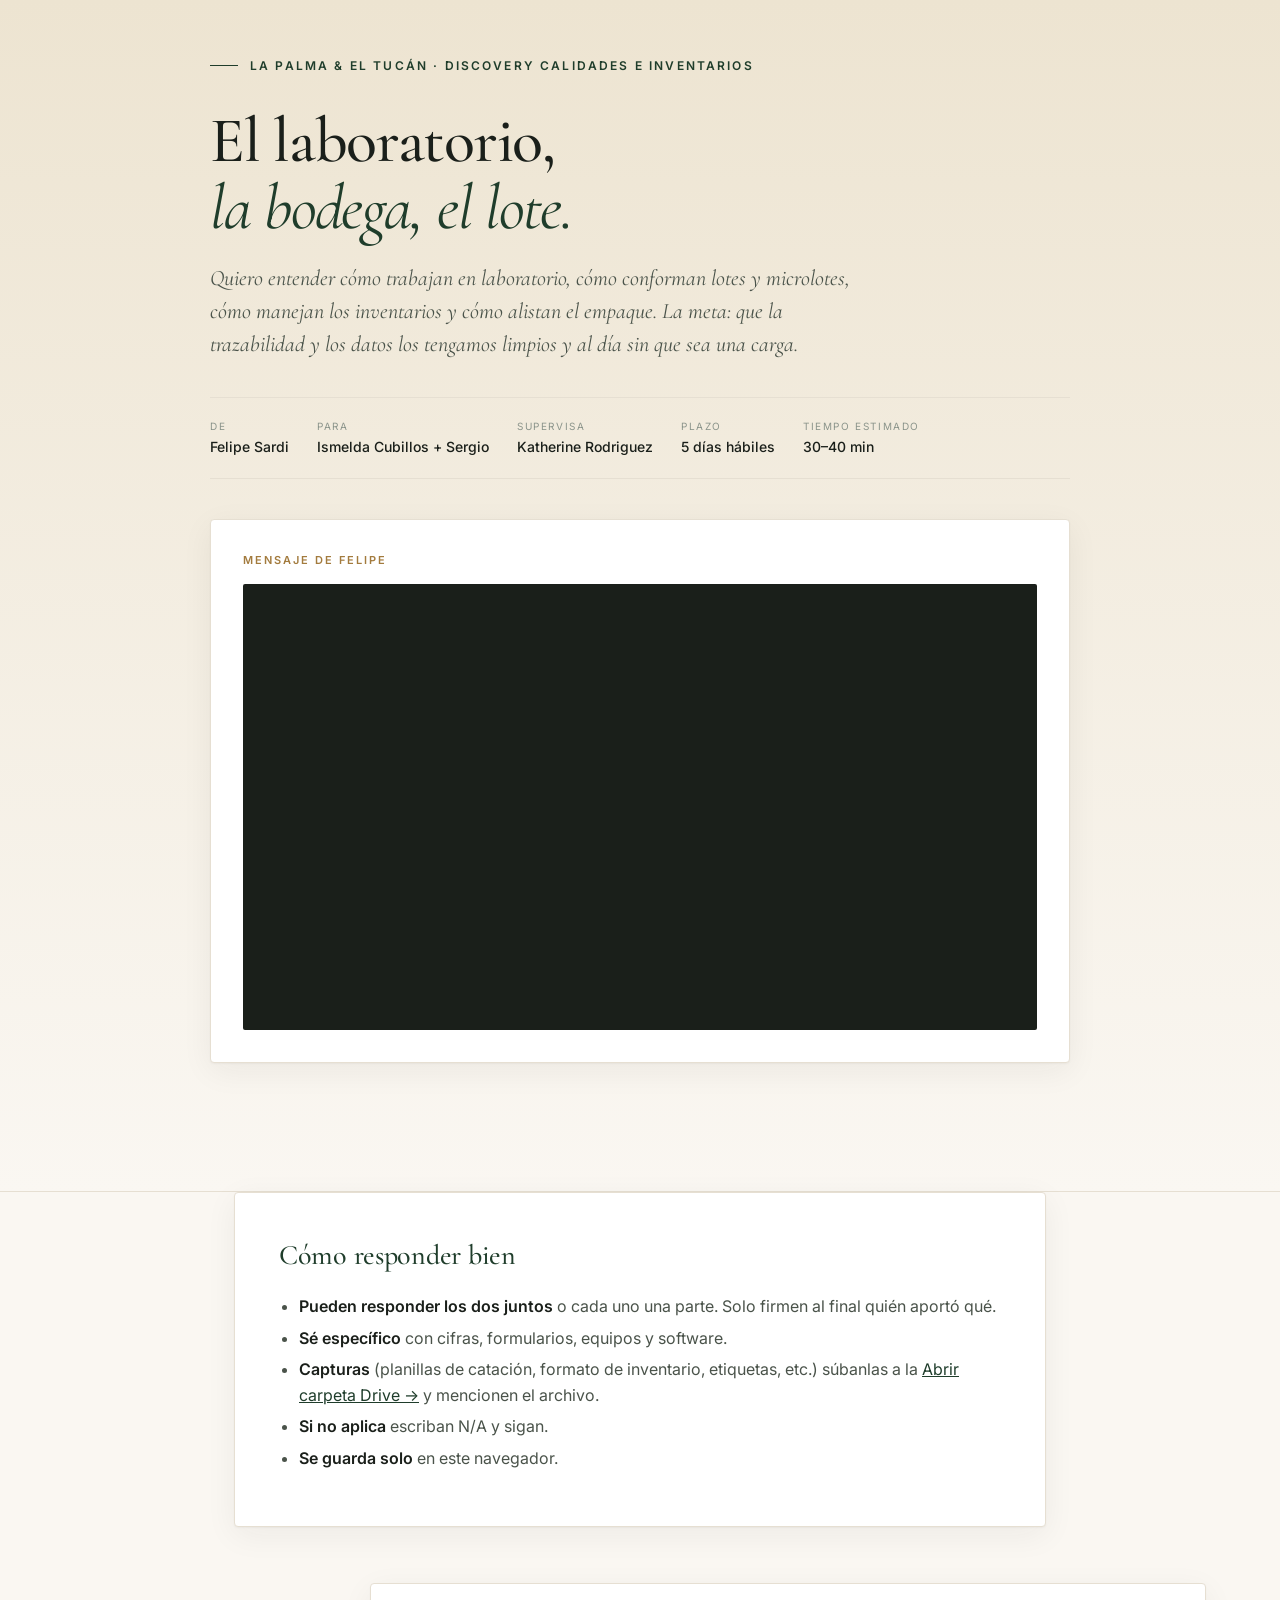
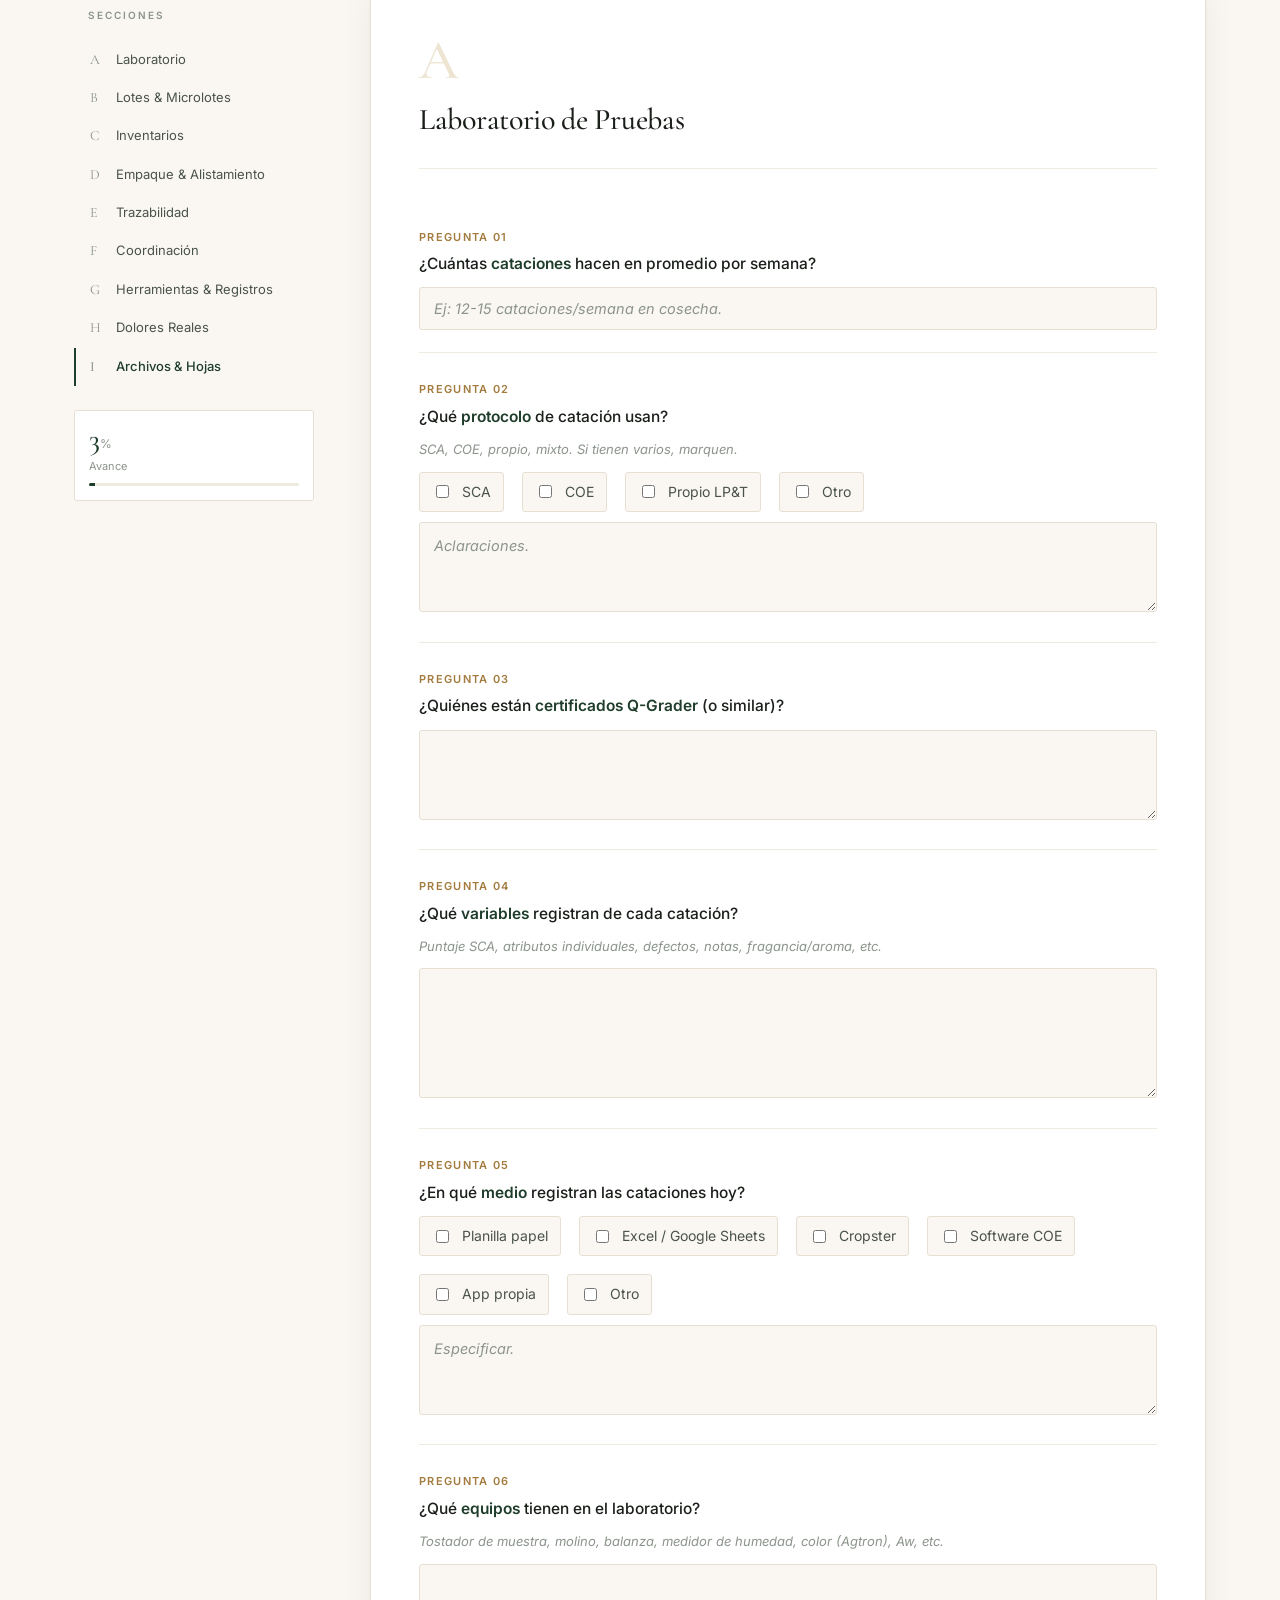
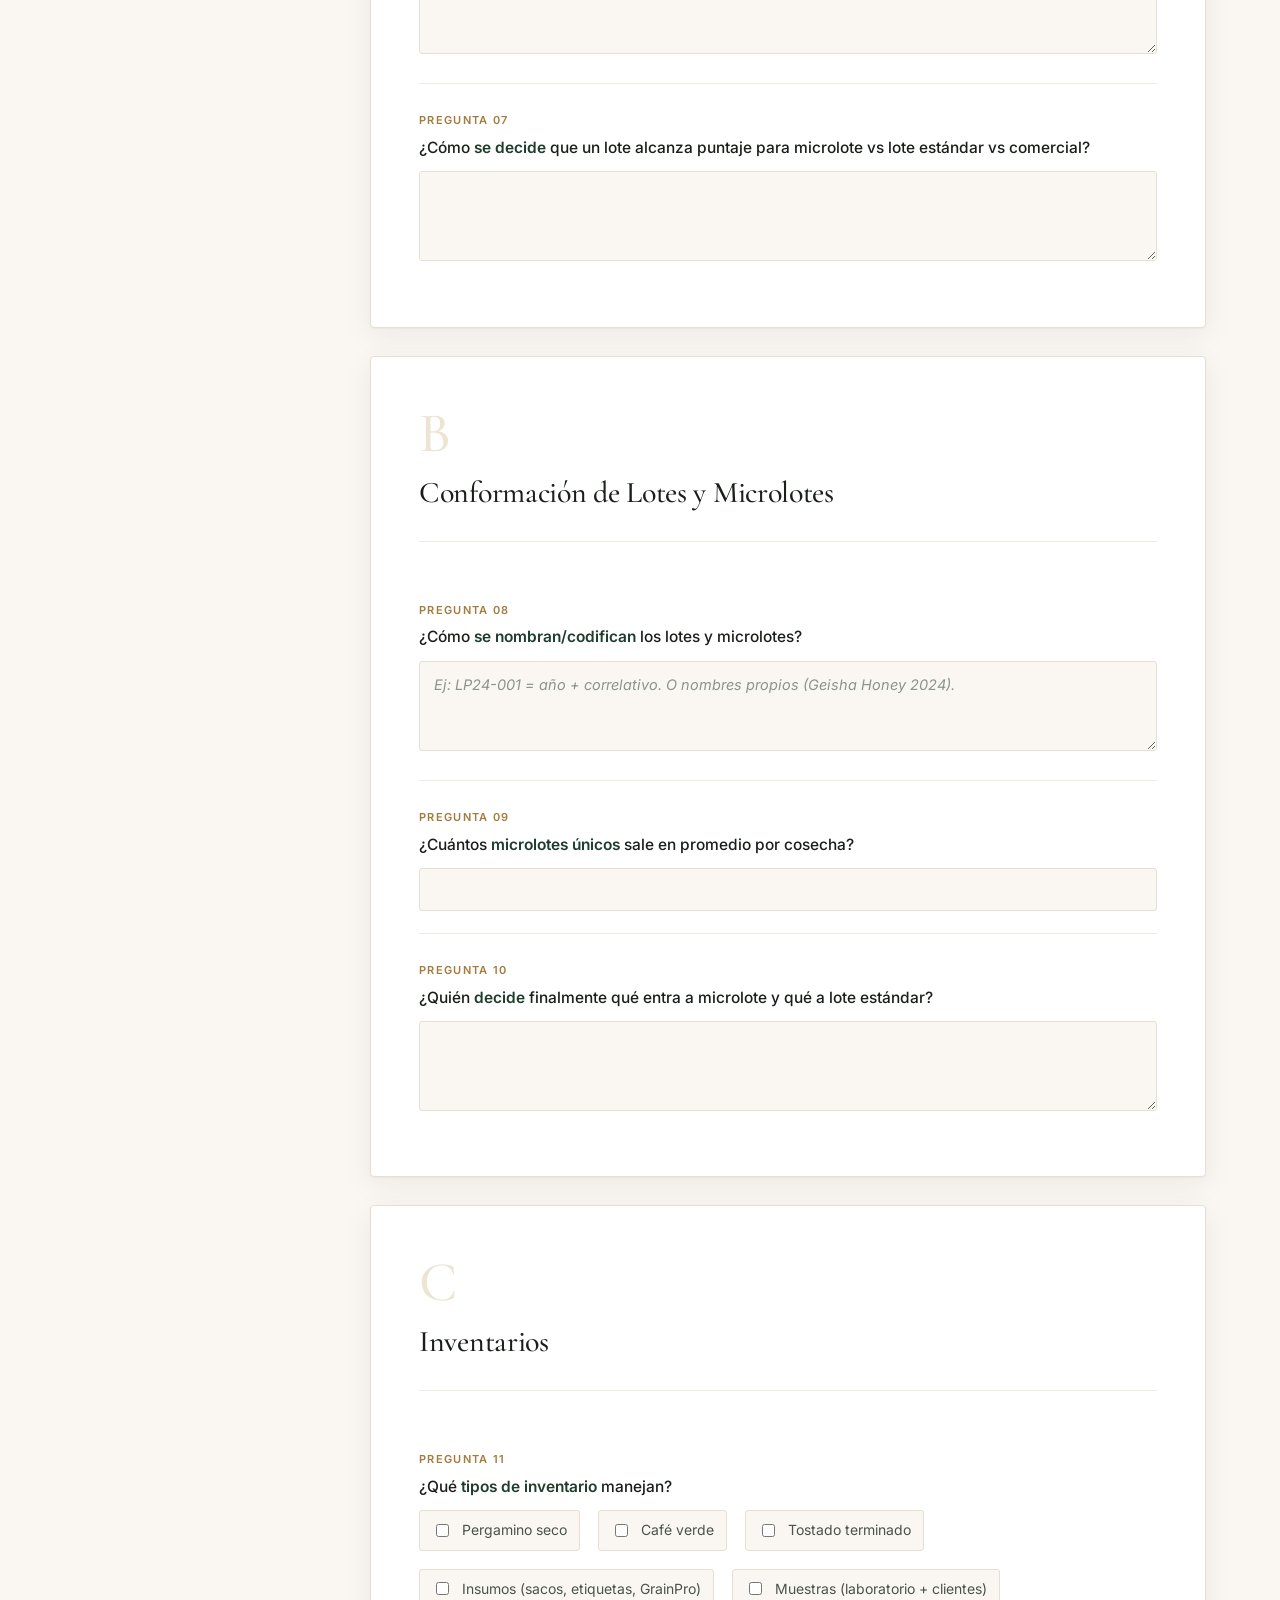
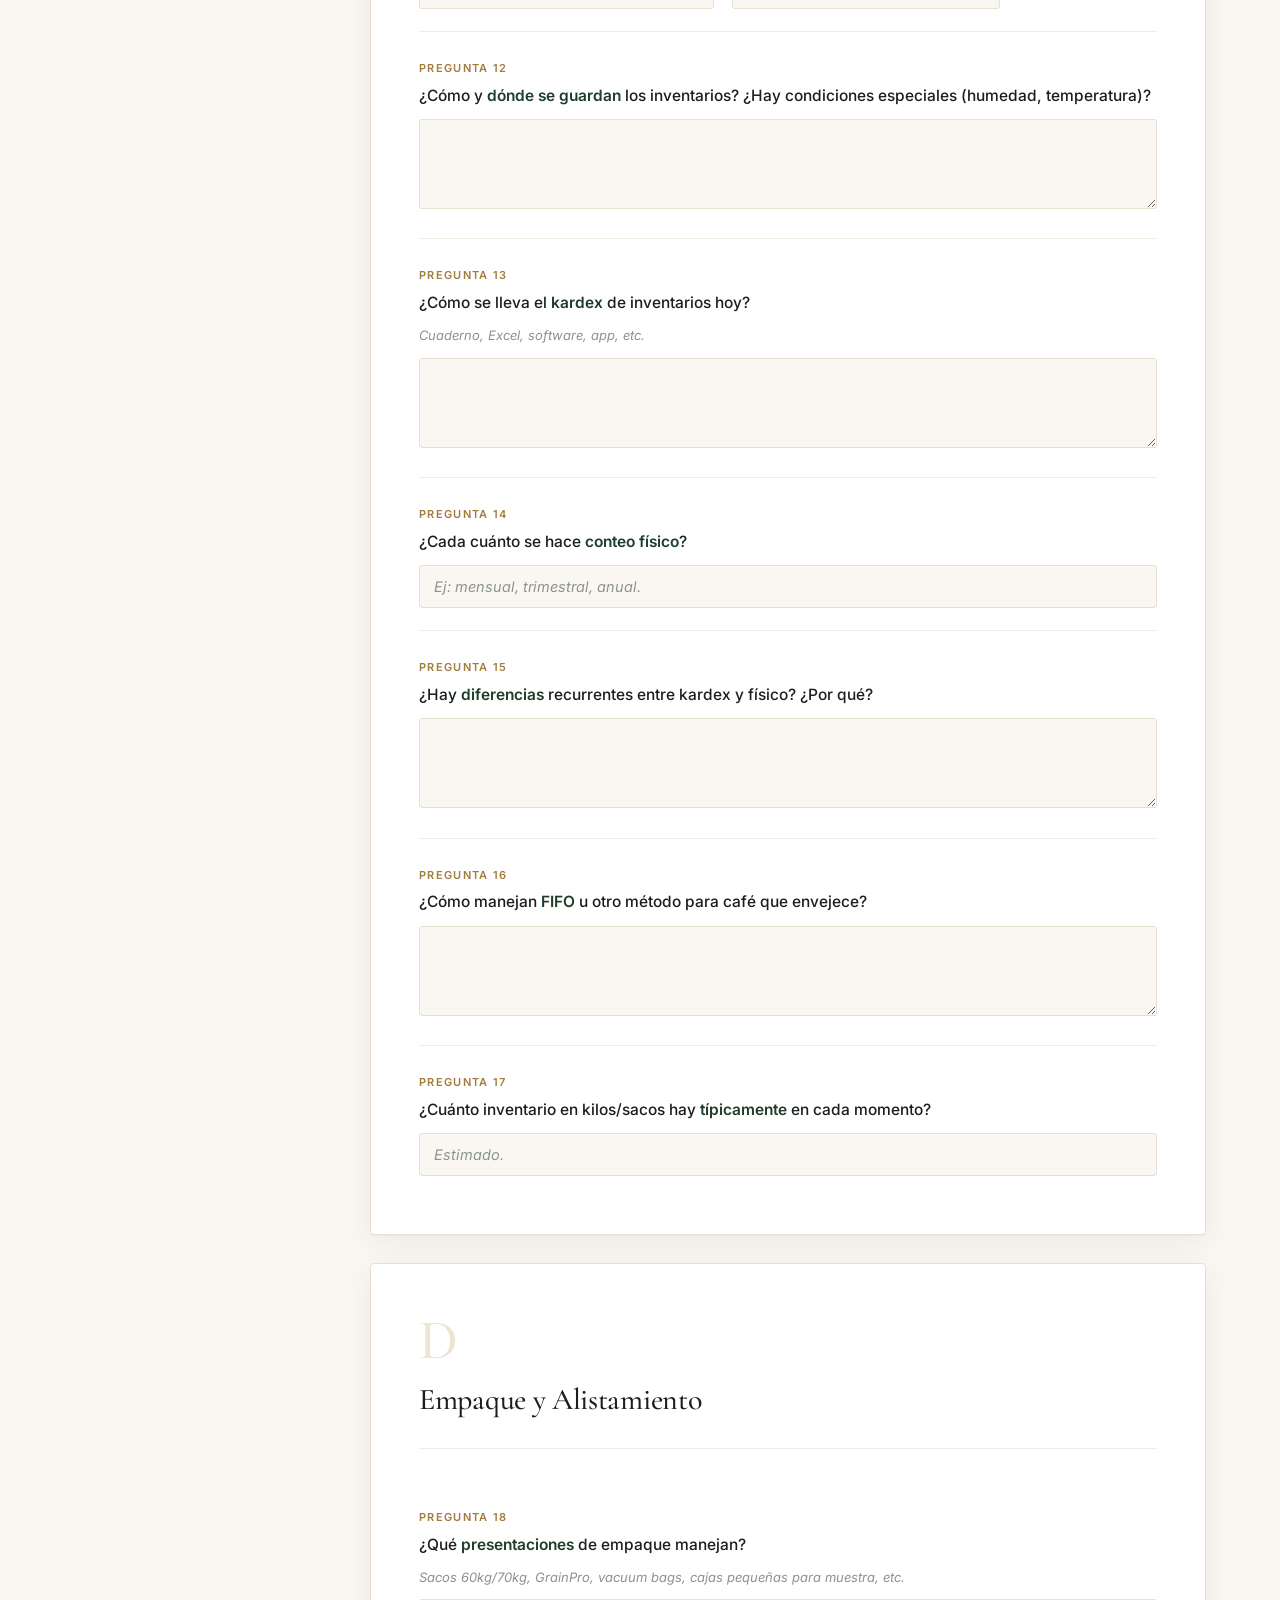
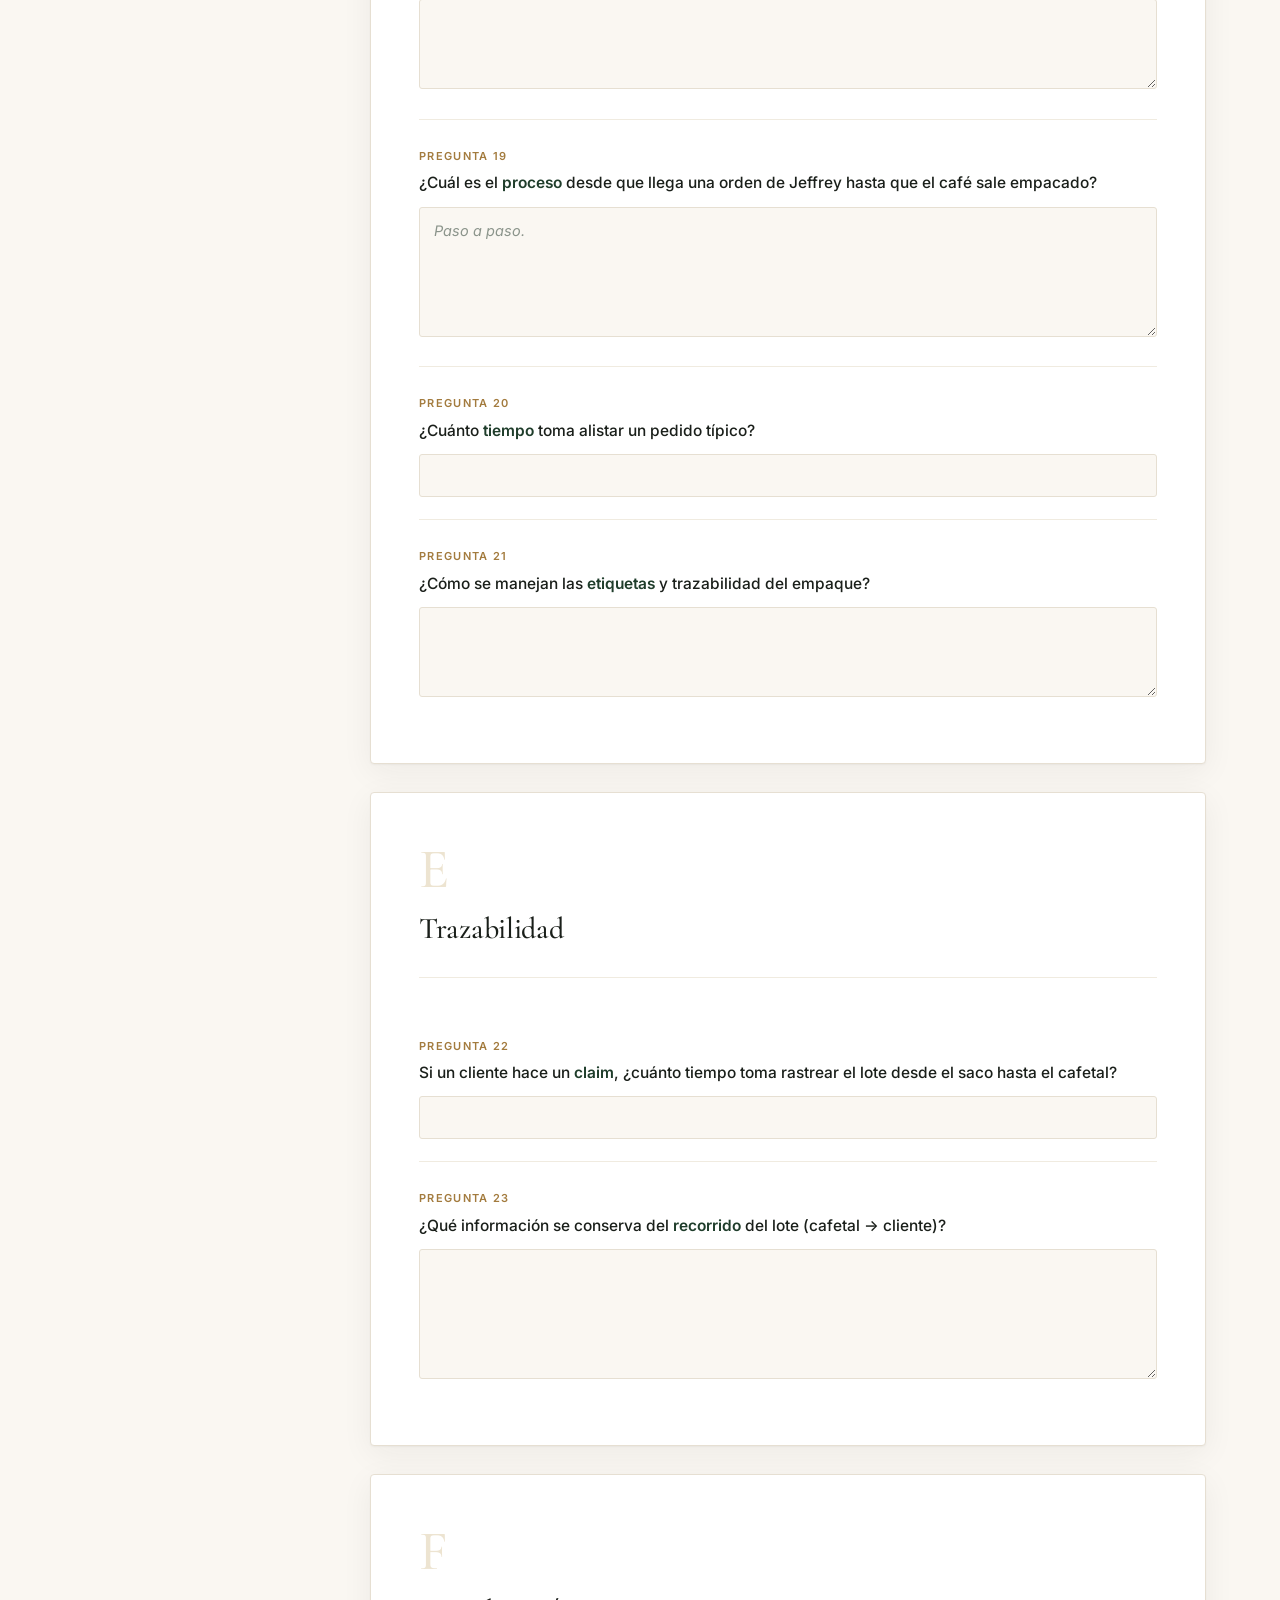
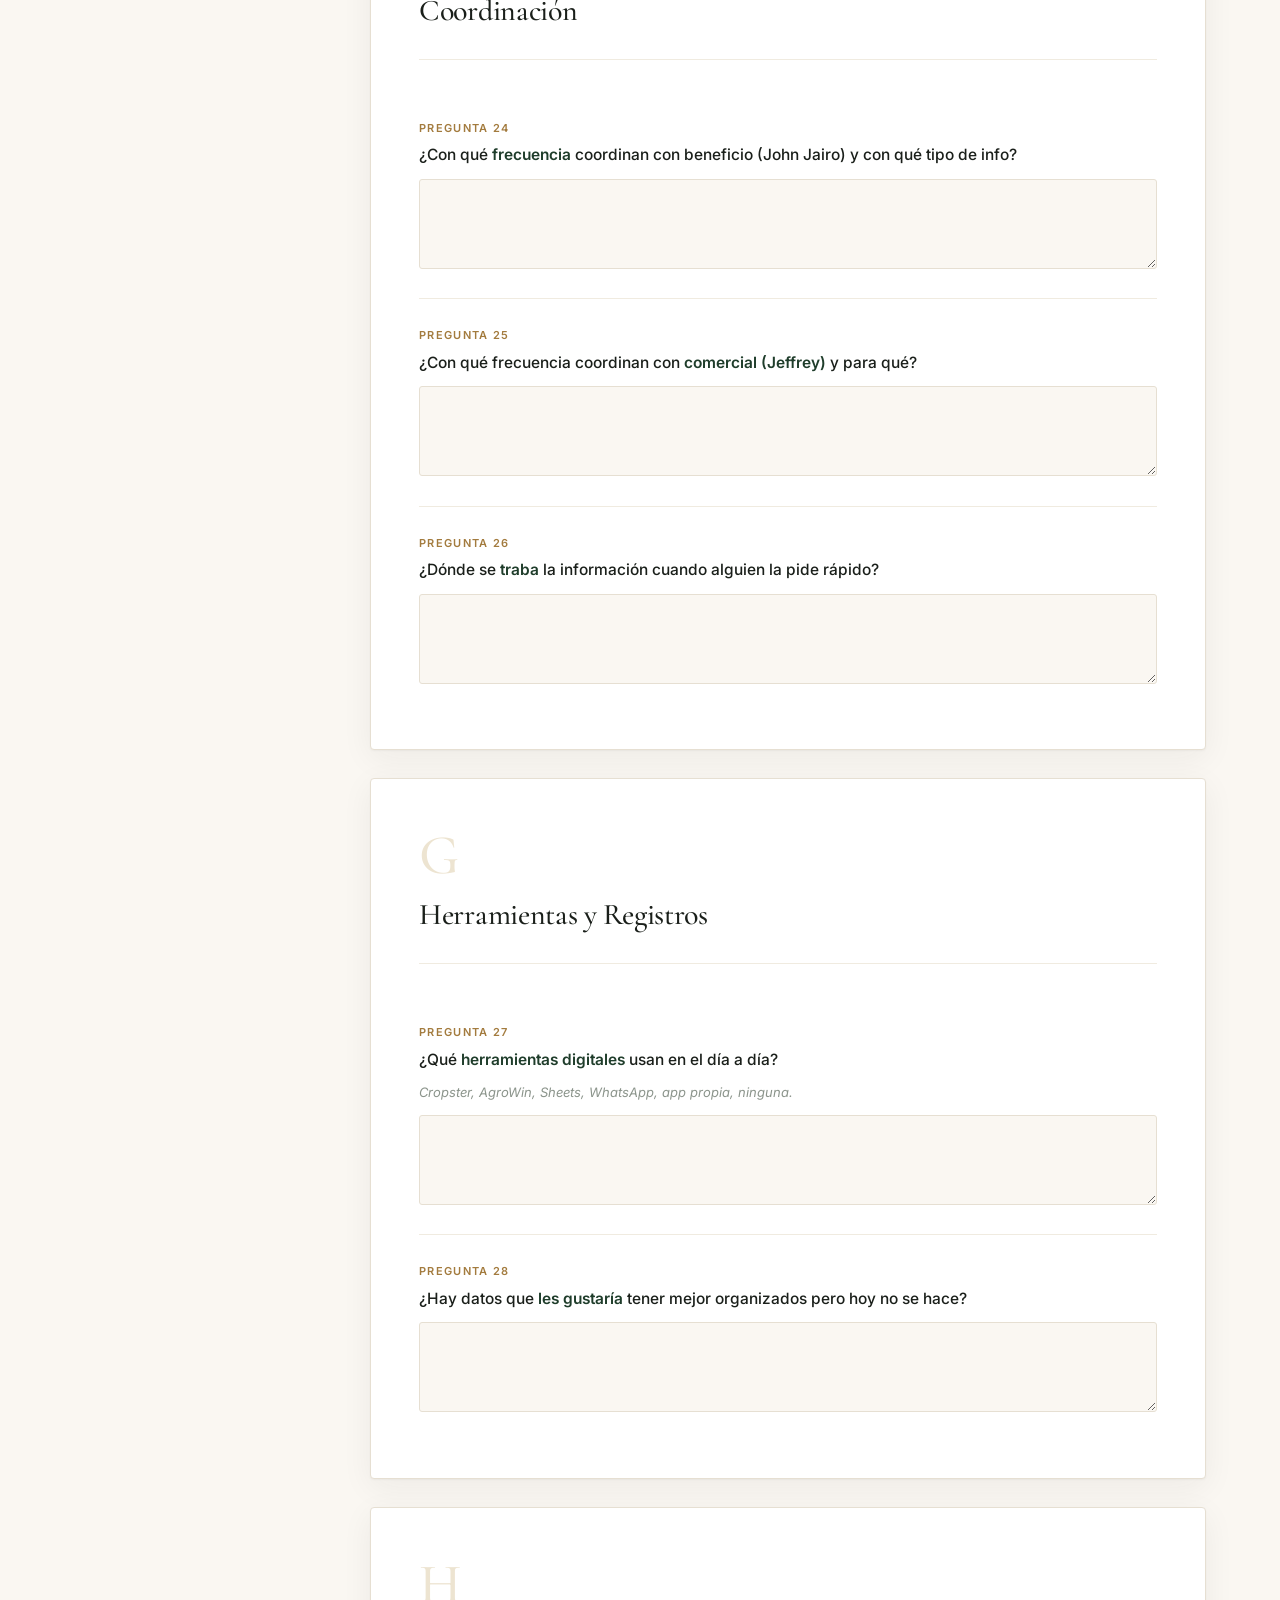
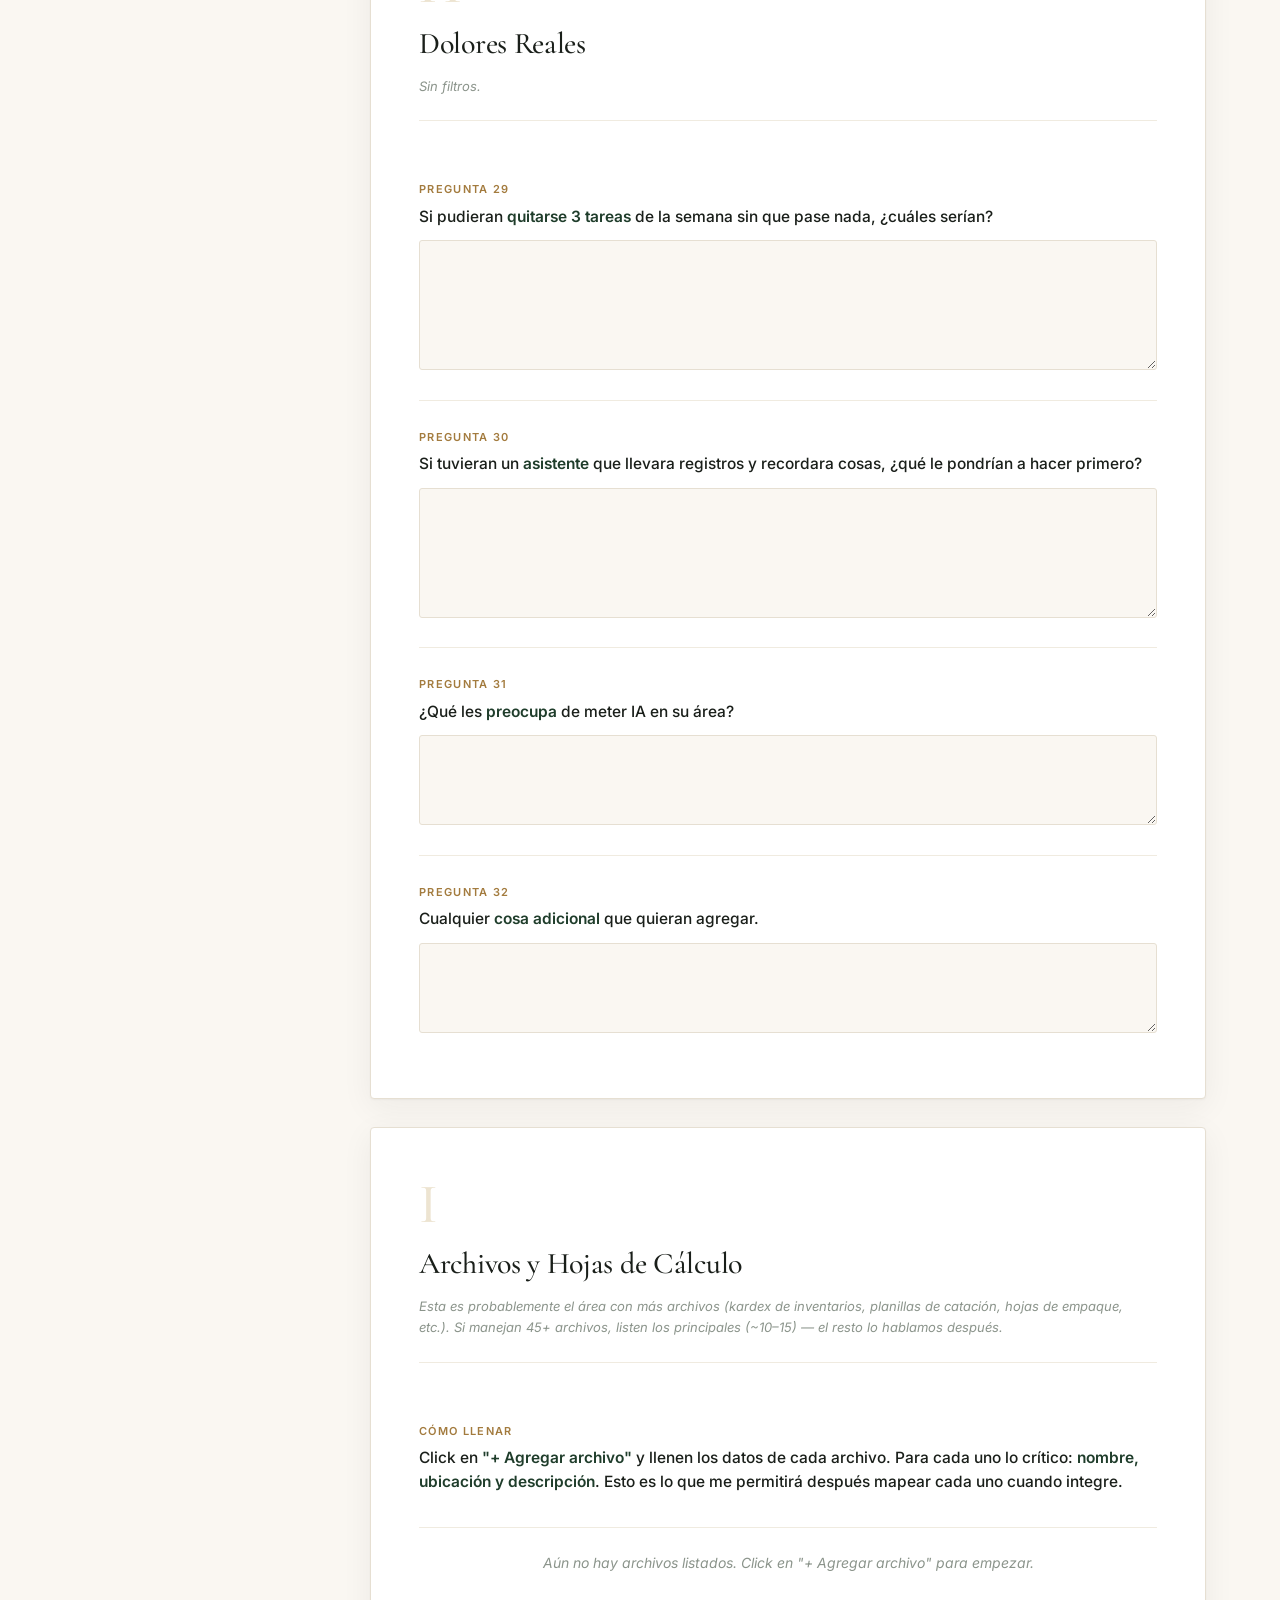
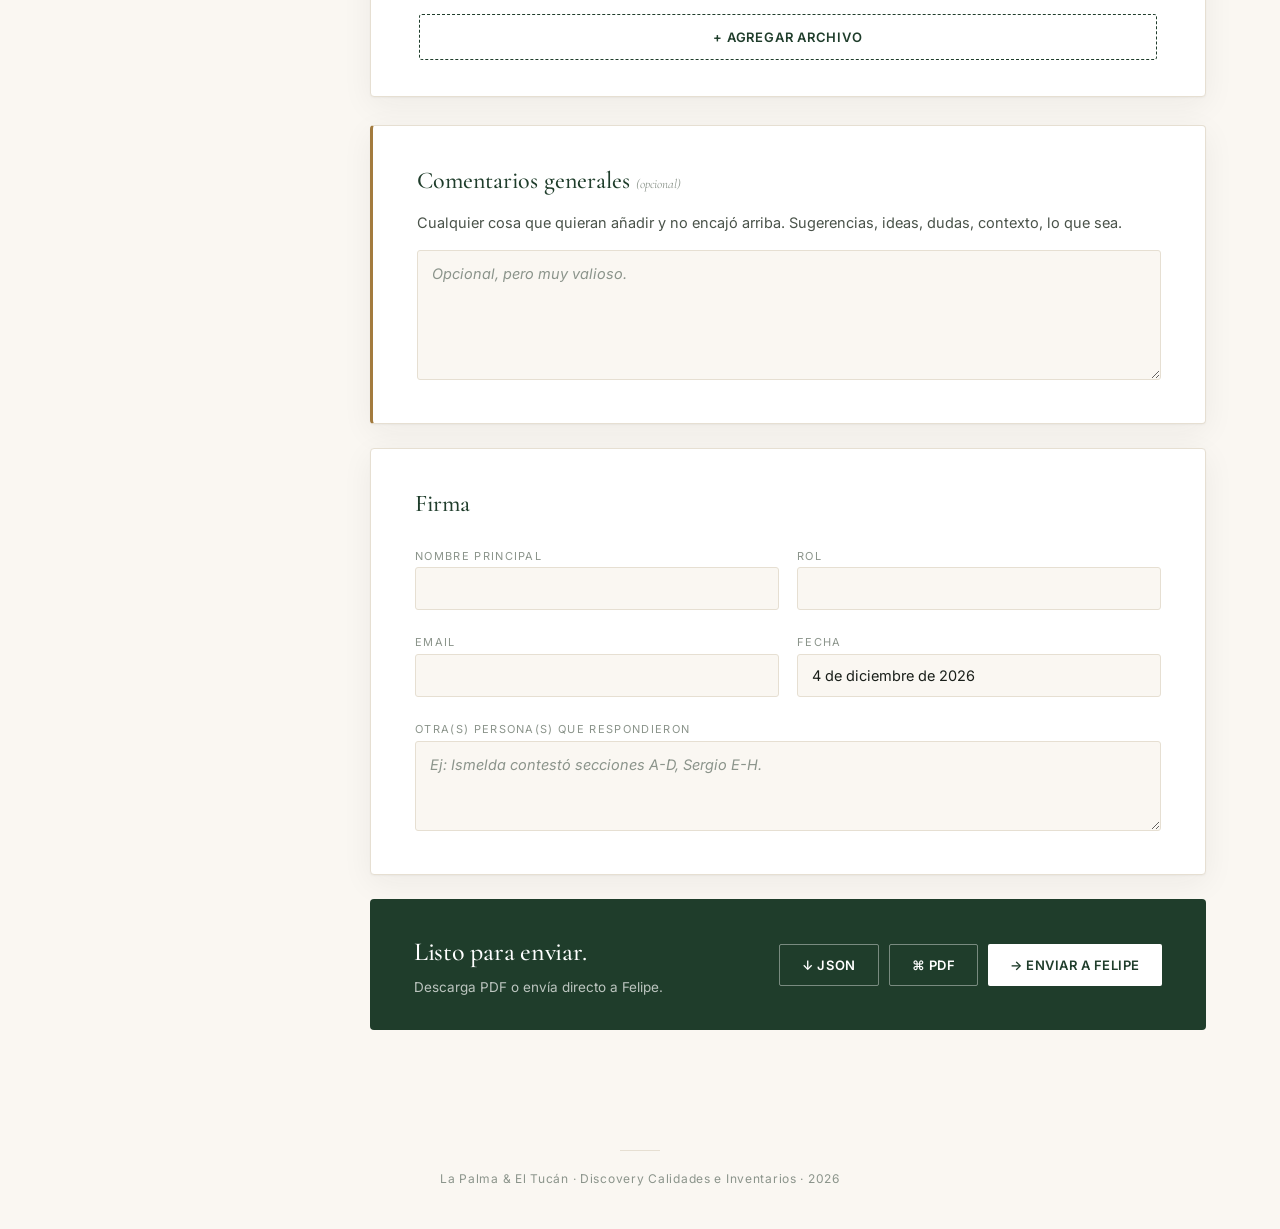
<file: calidades-inventarios/index.html>
<!doctype html>
<html lang="es">
<head>
<meta charset="utf-8" />
<meta name="viewport" content="width=device-width, initial-scale=1" />
<meta name="discovery-area" content="calidades-inventarios" />
<meta name="discovery-recipient" content="Ismelda Cubillos + Sergio" />
<title>Discovery Calidades e Inventarios · La Palma & El Tucán</title>
<link rel="preconnect" href="https://fonts.googleapis.com" />
<link rel="preconnect" href="https://fonts.gstatic.com" crossorigin />
<link href="https://fonts.googleapis.com/css2?family=Cormorant+Garamond:ital,wght@0,400;0,500;0,600;1,400&family=Inter:wght@400;500;600&display=swap" rel="stylesheet" />
<link rel="stylesheet" href="../assets/styles.css" />
<script src="../assets/config.js"></script>
</head>
<body>

<header class="hero">
  <div class="hero-inner">
    <div class="brand-mark">La Palma &amp; El Tucán · Discovery Calidades e Inventarios</div>
    <h1>El laboratorio,<br><em>la bodega, el lote.</em></h1>
    <p class="lede">Quiero entender cómo trabajan en laboratorio, cómo conforman lotes y microlotes, cómo manejan los inventarios y cómo alistan el empaque. La meta: que la trazabilidad y los datos los tengamos limpios y al día sin que sea una carga.</p>

    <div class="meta-row">
      <div><span class="k">De</span><span class="v">Felipe Sardi</span></div>
      <div><span class="k">Para</span><span class="v">Ismelda Cubillos + Sergio</span></div>
      <div><span class="k">Supervisa</span><span class="v">Katherine Rodriguez</span></div>
      <div><span class="k">Plazo</span><span class="v">5 días hábiles</span></div>
      <div><span class="k">Tiempo estimado</span><span class="v">30–40 min</span></div>
    </div>

    <div class="video-block">
      <div class="video-label">Mensaje de Felipe</div>
      <div class="video-frame">
        <div class="video-placeholder">
          <div class="ico">▶</div>
          <div>Aquí va el video introductorio.</div>
        </div>
      </div>
    </div>
  </div>
</header>

<div class="intro">
  <div class="intro-block">
    <h2>Cómo responder bien</h2>
    <ul>
      <li><strong>Pueden responder los dos juntos</strong> o cada uno una parte. Solo firmen al final quién aportó qué.</li>
      <li><strong>Sé específico</strong> con cifras, formularios, equipos y software.</li>
      <li><strong>Capturas</strong> (planillas de catación, formato de inventario, etiquetas, etc.) súbanlas a la <a id="driveFolderLink" href="#" style="color:var(--ink-mute)">carpeta Drive</a> y mencionen el archivo.</li>
      <li><strong>Si no aplica</strong> escriban N/A y sigan.</li>
      <li><strong>Se guarda solo</strong> en este navegador.</li>
    </ul>
  </div>
</div>

<main>
  <nav class="toc" id="toc">
    <div class="toc-title">Secciones</div>
    <ol>
      <li><a href="#sec-a" data-target="sec-a">Laboratorio</a></li>
      <li><a href="#sec-b" data-target="sec-b">Lotes & Microlotes</a></li>
      <li><a href="#sec-c" data-target="sec-c">Inventarios</a></li>
      <li><a href="#sec-d" data-target="sec-d">Empaque & Alistamiento</a></li>
      <li><a href="#sec-e" data-target="sec-e">Trazabilidad</a></li>
      <li><a href="#sec-f" data-target="sec-f">Coordinación</a></li>
      <li><a href="#sec-g" data-target="sec-g">Herramientas & Registros</a></li>
      <li><a href="#sec-h" data-target="sec-h">Dolores Reales</a></li>
      <li><a href="#sec-files" data-target="sec-files">Archivos & Hojas</a></li>
    </ol>
    <div class="progress-pill">
      <div><span class="pct" id="pctNum">0</span><span style="font-size:12px;color:var(--ink-mute)">%</span></div>
      <div style="margin-top:4px;font-size:11px">Avance</div>
      <div class="pbar"><div id="pbarFill"></div></div>
    </div>
  </nav>

  <form id="discoveryForm" autocomplete="off">

    <!-- A. LABORATORIO -->
    <section class="q-section" id="sec-a">
      <div class="sec-head">
        <div class="sec-letter">A</div>
        <h2>Laboratorio de Pruebas</h2>
      </div>

      <div class="q"><div class="q-num">PREGUNTA 01</div>
        <div class="q-text">¿Cuántas <strong>cataciones</strong> hacen en promedio por semana?</div>
        <input type="text" name="q01" placeholder="Ej: 12-15 cataciones/semana en cosecha." />
      </div>

      <div class="q"><div class="q-num">PREGUNTA 02</div>
        <div class="q-text">¿Qué <strong>protocolo</strong> de catación usan?</div>
        <div class="q-help">SCA, COE, propio, mixto. Si tienen varios, marquen.</div>
        <div class="opt-group row">
          <label class="opt"><input type="checkbox" name="q02" value="SCA" /> SCA</label>
          <label class="opt"><input type="checkbox" name="q02" value="COE" /> COE</label>
          <label class="opt"><input type="checkbox" name="q02" value="Propio LP&T" /> Propio LP&T</label>
          <label class="opt"><input type="checkbox" name="q02" value="Otro" /> Otro</label>
        </div>
        <textarea name="q02_otro" placeholder="Aclaraciones." style="margin-top:10px"></textarea>
      </div>

      <div class="q"><div class="q-num">PREGUNTA 03</div>
        <div class="q-text">¿Quiénes están <strong>certificados Q-Grader</strong> (o similar)?</div>
        <textarea name="q03"></textarea>
      </div>

      <div class="q"><div class="q-num">PREGUNTA 04</div>
        <div class="q-text">¿Qué <strong>variables</strong> registran de cada catación?</div>
        <div class="q-help">Puntaje SCA, atributos individuales, defectos, notas, fragancia/aroma, etc.</div>
        <textarea class="tall" name="q04"></textarea>
      </div>

      <div class="q"><div class="q-num">PREGUNTA 05</div>
        <div class="q-text">¿En qué <strong>medio</strong> registran las cataciones hoy?</div>
        <div class="opt-group row">
          <label class="opt"><input type="checkbox" name="q05" value="Planilla papel" /> Planilla papel</label>
          <label class="opt"><input type="checkbox" name="q05" value="Excel/Sheets" /> Excel / Google Sheets</label>
          <label class="opt"><input type="checkbox" name="q05" value="Cropster" /> Cropster</label>
          <label class="opt"><input type="checkbox" name="q05" value="Cup of Excellence software" /> Software COE</label>
          <label class="opt"><input type="checkbox" name="q05" value="App propia" /> App propia</label>
          <label class="opt"><input type="checkbox" name="q05" value="Otro" /> Otro</label>
        </div>
        <textarea name="q05_otro" placeholder="Especificar." style="margin-top:10px"></textarea>
      </div>

      <div class="q"><div class="q-num">PREGUNTA 06</div>
        <div class="q-text">¿Qué <strong>equipos</strong> tienen en el laboratorio?</div>
        <div class="q-help">Tostador de muestra, molino, balanza, medidor de humedad, color (Agtron), Aw, etc.</div>
        <textarea name="q06"></textarea>
      </div>

      <div class="q"><div class="q-num">PREGUNTA 07</div>
        <div class="q-text">¿Cómo <strong>se decide</strong> que un lote alcanza puntaje para microlote vs lote estándar vs comercial?</div>
        <textarea name="q07"></textarea>
      </div>
    </section>

    <!-- B. LOTES & MICROLOTES -->
    <section class="q-section" id="sec-b">
      <div class="sec-head">
        <div class="sec-letter">B</div>
        <h2>Conformación de Lotes y Microlotes</h2>
      </div>

      <div class="q"><div class="q-num">PREGUNTA 08</div>
        <div class="q-text">¿Cómo <strong>se nombran/codifican</strong> los lotes y microlotes?</div>
        <textarea name="q08" placeholder="Ej: LP24-001 = año + correlativo. O nombres propios (Geisha Honey 2024)."></textarea>
      </div>

      <div class="q"><div class="q-num">PREGUNTA 09</div>
        <div class="q-text">¿Cuántos <strong>microlotes únicos</strong> sale en promedio por cosecha?</div>
        <input type="text" name="q09" />
      </div>

      <div class="q"><div class="q-num">PREGUNTA 10</div>
        <div class="q-text">¿Quién <strong>decide</strong> finalmente qué entra a microlote y qué a lote estándar?</div>
        <textarea name="q10"></textarea>
      </div>
    </section>

    <!-- C. INVENTARIOS -->
    <section class="q-section" id="sec-c">
      <div class="sec-head">
        <div class="sec-letter">C</div>
        <h2>Inventarios</h2>
      </div>

      <div class="q"><div class="q-num">PREGUNTA 11</div>
        <div class="q-text">¿Qué <strong>tipos de inventario</strong> manejan?</div>
        <div class="opt-group row">
          <label class="opt"><input type="checkbox" name="q11" value="Pergamino seco" /> Pergamino seco</label>
          <label class="opt"><input type="checkbox" name="q11" value="Café verde" /> Café verde</label>
          <label class="opt"><input type="checkbox" name="q11" value="Tostado terminado" /> Tostado terminado</label>
          <label class="opt"><input type="checkbox" name="q11" value="Insumos" /> Insumos (sacos, etiquetas, GrainPro)</label>
          <label class="opt"><input type="checkbox" name="q11" value="Muestras" /> Muestras (laboratorio + clientes)</label>
        </div>
      </div>

      <div class="q"><div class="q-num">PREGUNTA 12</div>
        <div class="q-text">¿Cómo y <strong>dónde se guardan</strong> los inventarios? ¿Hay condiciones especiales (humedad, temperatura)?</div>
        <textarea name="q12"></textarea>
      </div>

      <div class="q"><div class="q-num">PREGUNTA 13</div>
        <div class="q-text">¿Cómo se lleva el <strong>kardex</strong> de inventarios hoy?</div>
        <div class="q-help">Cuaderno, Excel, software, app, etc.</div>
        <textarea name="q13"></textarea>
      </div>

      <div class="q"><div class="q-num">PREGUNTA 14</div>
        <div class="q-text">¿Cada cuánto se hace <strong>conteo físico</strong>?</div>
        <input type="text" name="q14" placeholder="Ej: mensual, trimestral, anual." />
      </div>

      <div class="q"><div class="q-num">PREGUNTA 15</div>
        <div class="q-text">¿Hay <strong>diferencias</strong> recurrentes entre kardex y físico? ¿Por qué?</div>
        <textarea name="q15"></textarea>
      </div>

      <div class="q"><div class="q-num">PREGUNTA 16</div>
        <div class="q-text">¿Cómo manejan <strong>FIFO</strong> u otro método para café que envejece?</div>
        <textarea name="q16"></textarea>
      </div>

      <div class="q"><div class="q-num">PREGUNTA 17</div>
        <div class="q-text">¿Cuánto inventario en kilos/sacos hay <strong>típicamente</strong> en cada momento?</div>
        <input type="text" name="q17" placeholder="Estimado." />
      </div>
    </section>

    <!-- D. EMPAQUE -->
    <section class="q-section" id="sec-d">
      <div class="sec-head">
        <div class="sec-letter">D</div>
        <h2>Empaque y Alistamiento</h2>
      </div>

      <div class="q"><div class="q-num">PREGUNTA 18</div>
        <div class="q-text">¿Qué <strong>presentaciones</strong> de empaque manejan?</div>
        <div class="q-help">Sacos 60kg/70kg, GrainPro, vacuum bags, cajas pequeñas para muestra, etc.</div>
        <textarea name="q18"></textarea>
      </div>

      <div class="q"><div class="q-num">PREGUNTA 19</div>
        <div class="q-text">¿Cuál es el <strong>proceso</strong> desde que llega una orden de Jeffrey hasta que el café sale empacado?</div>
        <textarea class="tall" name="q19" placeholder="Paso a paso."></textarea>
      </div>

      <div class="q"><div class="q-num">PREGUNTA 20</div>
        <div class="q-text">¿Cuánto <strong>tiempo</strong> toma alistar un pedido típico?</div>
        <input type="text" name="q20" />
      </div>

      <div class="q"><div class="q-num">PREGUNTA 21</div>
        <div class="q-text">¿Cómo se manejan las <strong>etiquetas</strong> y trazabilidad del empaque?</div>
        <textarea name="q21"></textarea>
      </div>
    </section>

    <!-- E. TRAZABILIDAD -->
    <section class="q-section" id="sec-e">
      <div class="sec-head">
        <div class="sec-letter">E</div>
        <h2>Trazabilidad</h2>
      </div>

      <div class="q"><div class="q-num">PREGUNTA 22</div>
        <div class="q-text">Si un cliente hace un <strong>claim</strong>, ¿cuánto tiempo toma rastrear el lote desde el saco hasta el cafetal?</div>
        <input type="text" name="q22" />
      </div>

      <div class="q"><div class="q-num">PREGUNTA 23</div>
        <div class="q-text">¿Qué información se conserva del <strong>recorrido</strong> del lote (cafetal → cliente)?</div>
        <textarea class="tall" name="q23"></textarea>
      </div>
    </section>

    <!-- F. COORDINACIÓN -->
    <section class="q-section" id="sec-f">
      <div class="sec-head">
        <div class="sec-letter">F</div>
        <h2>Coordinación</h2>
      </div>

      <div class="q"><div class="q-num">PREGUNTA 24</div>
        <div class="q-text">¿Con qué <strong>frecuencia</strong> coordinan con beneficio (John Jairo) y con qué tipo de info?</div>
        <textarea name="q24"></textarea>
      </div>

      <div class="q"><div class="q-num">PREGUNTA 25</div>
        <div class="q-text">¿Con qué frecuencia coordinan con <strong>comercial (Jeffrey)</strong> y para qué?</div>
        <textarea name="q25"></textarea>
      </div>

      <div class="q"><div class="q-num">PREGUNTA 26</div>
        <div class="q-text">¿Dónde se <strong>traba</strong> la información cuando alguien la pide rápido?</div>
        <textarea name="q26"></textarea>
      </div>
    </section>

    <!-- G. HERRAMIENTAS -->
    <section class="q-section" id="sec-g">
      <div class="sec-head">
        <div class="sec-letter">G</div>
        <h2>Herramientas y Registros</h2>
      </div>

      <div class="q"><div class="q-num">PREGUNTA 27</div>
        <div class="q-text">¿Qué <strong>herramientas digitales</strong> usan en el día a día?</div>
        <div class="q-help">Cropster, AgroWin, Sheets, WhatsApp, app propia, ninguna.</div>
        <textarea name="q27"></textarea>
      </div>

      <div class="q"><div class="q-num">PREGUNTA 28</div>
        <div class="q-text">¿Hay datos que <strong>les gustaría</strong> tener mejor organizados pero hoy no se hace?</div>
        <textarea name="q28"></textarea>
      </div>
    </section>

    <!-- H. DOLORES -->
    <section class="q-section" id="sec-h">
      <div class="sec-head">
        <div class="sec-letter">H</div>
        <h2>Dolores Reales</h2>
        <div class="sub">Sin filtros.</div>
      </div>

      <div class="q"><div class="q-num">PREGUNTA 29</div>
        <div class="q-text">Si pudieran <strong>quitarse 3 tareas</strong> de la semana sin que pase nada, ¿cuáles serían?</div>
        <textarea class="tall" name="q29"></textarea>
      </div>

      <div class="q"><div class="q-num">PREGUNTA 30</div>
        <div class="q-text">Si tuvieran un <strong>asistente</strong> que llevara registros y recordara cosas, ¿qué le pondrían a hacer primero?</div>
        <textarea class="tall" name="q30"></textarea>
      </div>

      <div class="q"><div class="q-num">PREGUNTA 31</div>
        <div class="q-text">¿Qué les <strong>preocupa</strong> de meter IA en su área?</div>
        <textarea name="q31"></textarea>
      </div>

      <div class="q"><div class="q-num">PREGUNTA 32</div>
        <div class="q-text">Cualquier <strong>cosa adicional</strong> que quieran agregar.</div>
        <textarea name="q32"></textarea>
      </div>
    </section>

    <!-- ===== ARCHIVOS ===== -->
    <section class="q-section" id="sec-files">
      <div class="sec-head">
        <div class="sec-letter">I</div>
        <h2>Archivos y Hojas de Cálculo</h2>
        <div class="sub">Esta es probablemente el área con más archivos (kardex de inventarios, planillas de catación, hojas de empaque, etc.). Si manejan 45+ archivos, listen los principales (~10–15) — el resto lo hablamos después.</div>
      </div>

      <div class="q">
        <div class="q-num">CÓMO LLENAR</div>
        <div class="q-text">Click en <strong>"+ Agregar archivo"</strong> y llenen los datos de cada archivo. Para cada uno lo crítico: <strong>nombre, ubicación y descripción</strong>. Esto es lo que me permitirá después mapear cada uno cuando integre.</div>
      </div>

      <div id="filesList"></div>
      <button type="button" class="btn-add-file" id="btnAddFile">+ Agregar archivo</button>
    </section>

    <!-- ===== COMENTARIOS GENERALES ===== -->
    <div class="signature" style="border-left:3px solid var(--gold)">
      <h3>Comentarios generales <span style="font-size:13px;color:var(--ink-mute);font-weight:400;font-style:italic">(opcional)</span></h3>
      <p style="color:var(--ink-soft);font-size:14.5px;margin:-8px 0 16px">Cualquier cosa que quieran añadir y no encajó arriba. Sugerencias, ideas, dudas, contexto, lo que sea.</p>
      <textarea name="comentarios_generales" class="tall" placeholder="Opcional, pero muy valioso."></textarea>
    </div>

    <!-- SIGNATURE -->
    <div class="signature">
      <h3>Firma</h3>
      <div class="sig-grid">
        <div><label>Nombre principal</label><input type="text" name="firma_nombre" /></div>
        <div><label>Rol</label><input type="text" name="firma_rol" /></div>
        <div><label>Email</label><input type="email" name="firma_email" /></div>
        <div><label>Fecha</label><input type="text" name="firma_fecha" id="firmaFecha" /></div>
      </div>
      <div style="margin-top:18px">
        <label style="font-size:11px;letter-spacing:.12em;text-transform:uppercase;color:var(--ink-mute)">Otra(s) persona(s) que respondieron</label>
        <textarea name="firma_otros" placeholder="Ej: Ismelda contestó secciones A-D, Sergio E-H."></textarea>
      </div>
    </div>

    <div class="submit-bar">
      <div class="left">
        <h3>Listo para enviar.</h3>
        <p>Descarga PDF o envía directo a Felipe.</p>
      </div>
      <div class="actions">
        <button type="button" class="btn ghost" id="btnDownload">↓ JSON</button>
        <button type="button" class="btn ghost" id="btnPdf">⌘ PDF</button>
        <button type="button" class="btn" id="btnSend">→ Enviar a Felipe</button>
      </div>
    </div>

  </form>
</main>

<footer>
  <div class="div"></div>
  La Palma & El Tucán · Discovery Calidades e Inventarios · 2026
</footer>

<div class="save-toast" id="saveToast"><span class="dot"></span>Guardado</div>
<script src="../assets/form.js"></script>
</body>
</html>
</file>
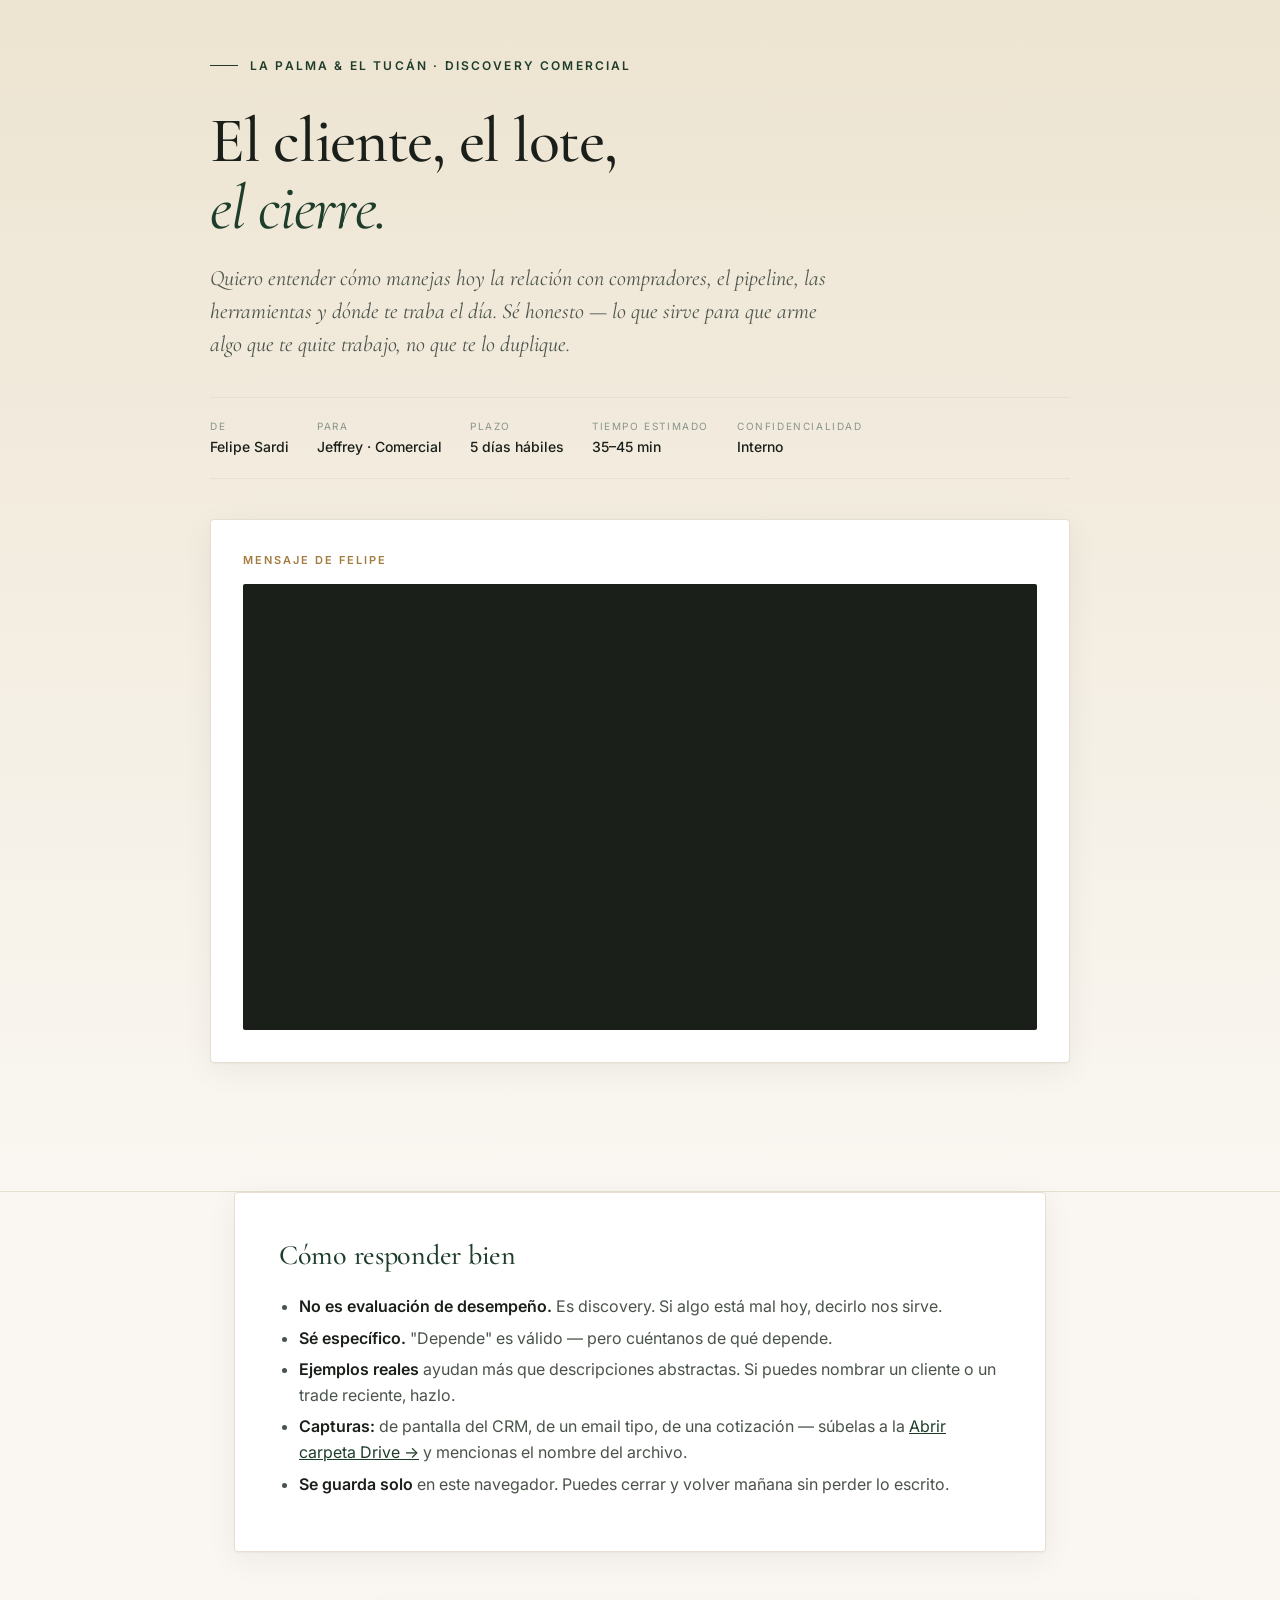
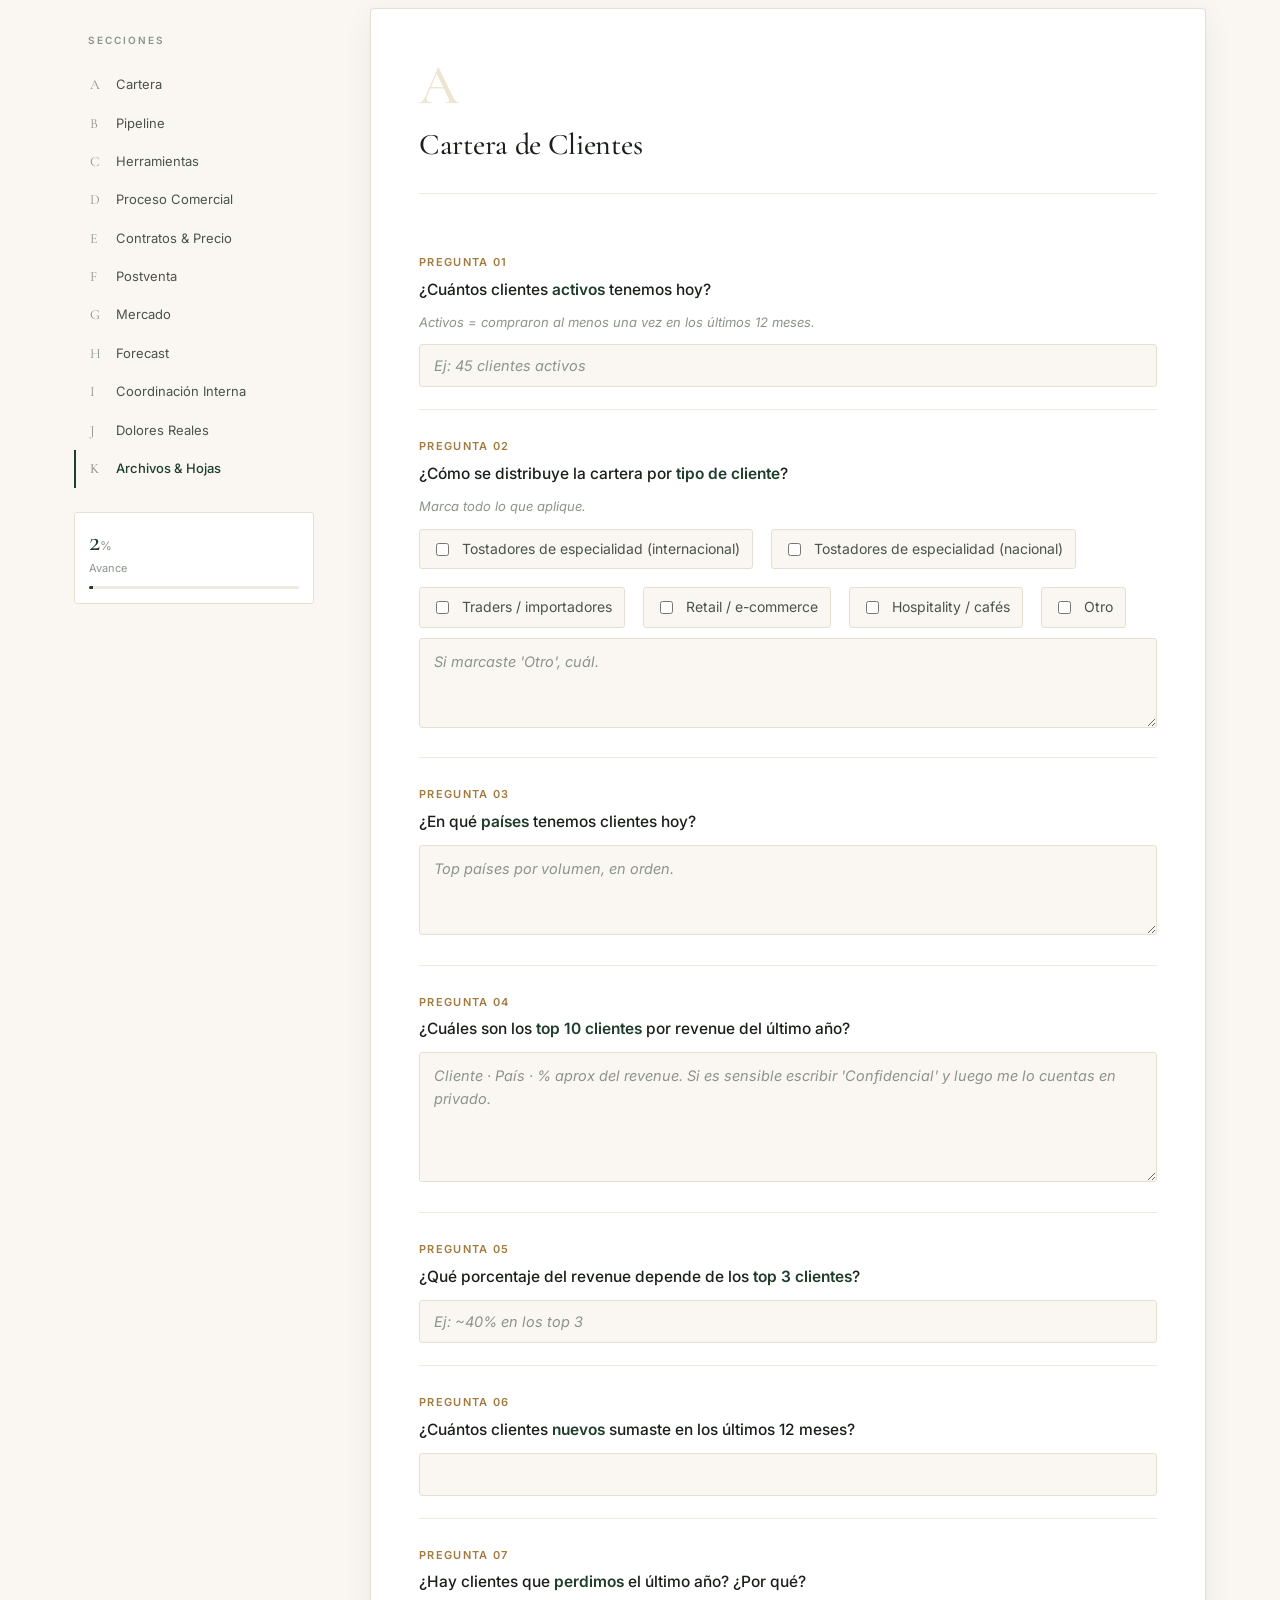
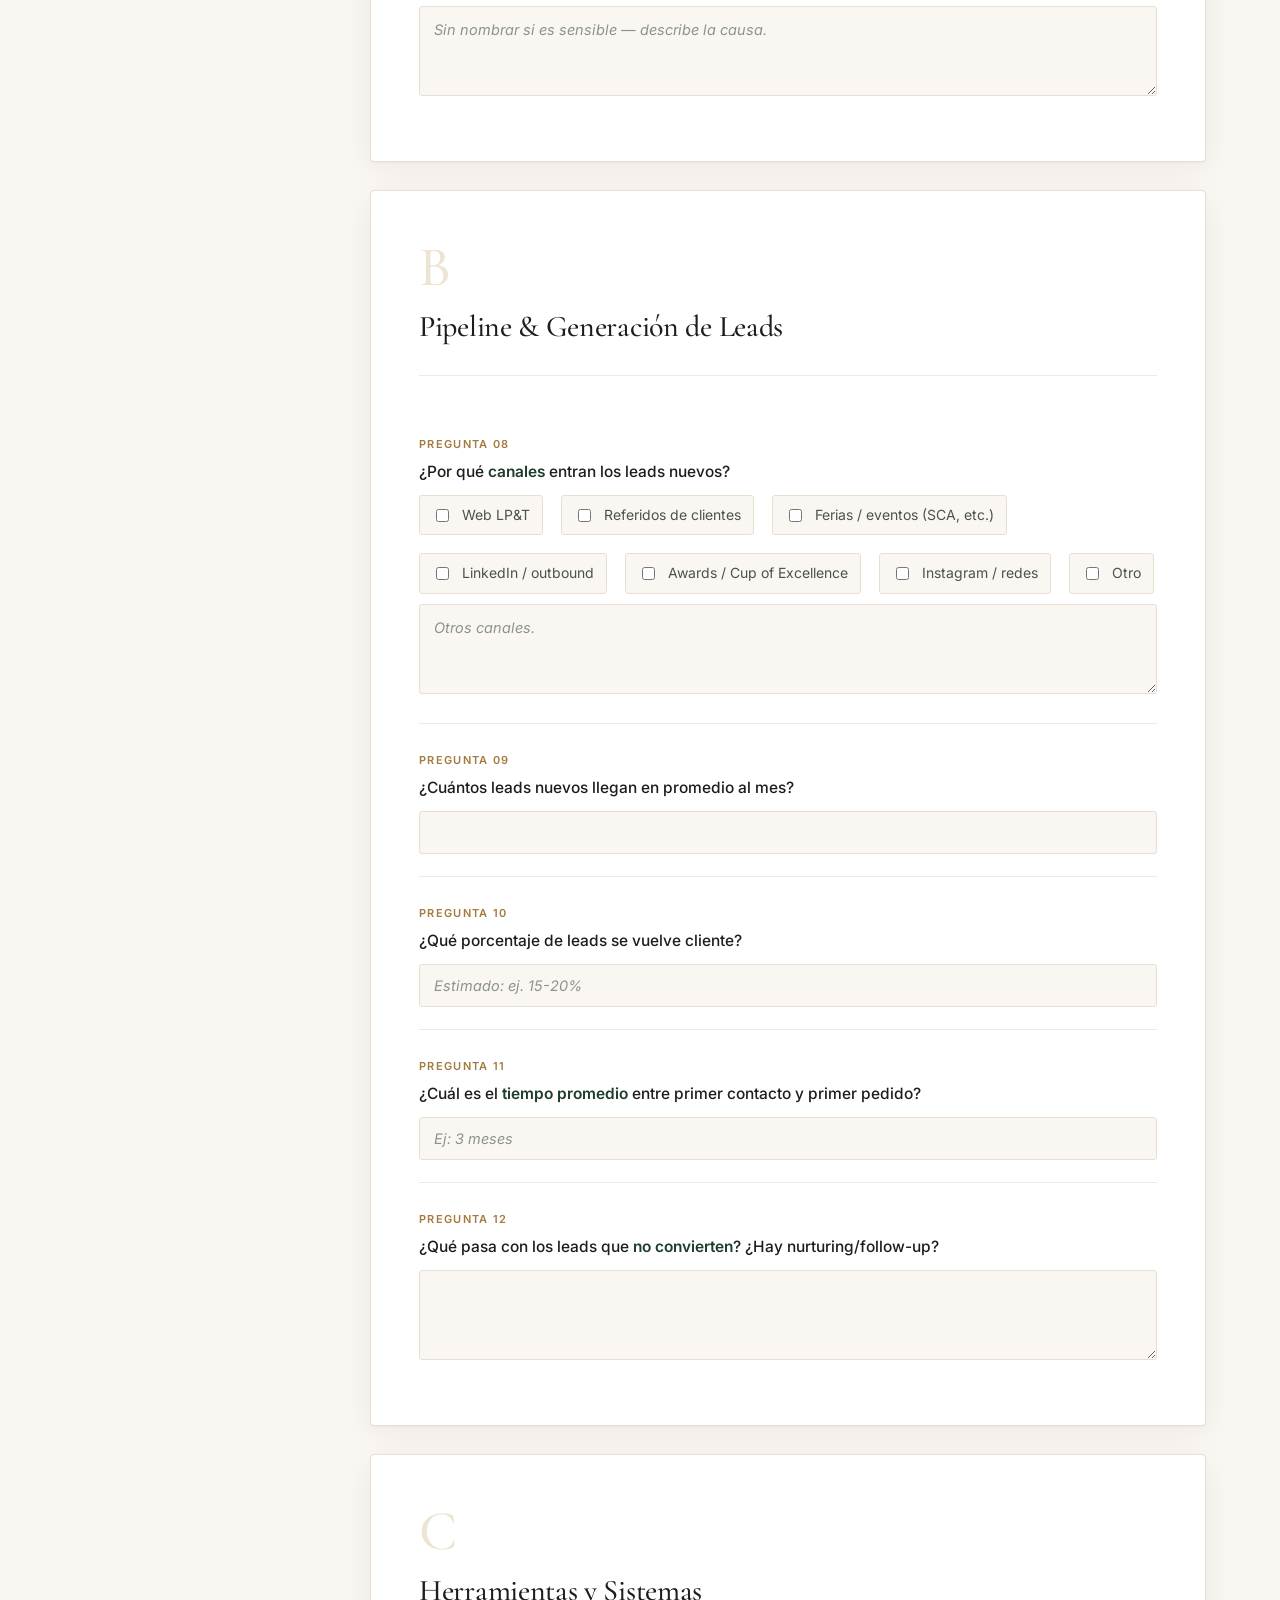
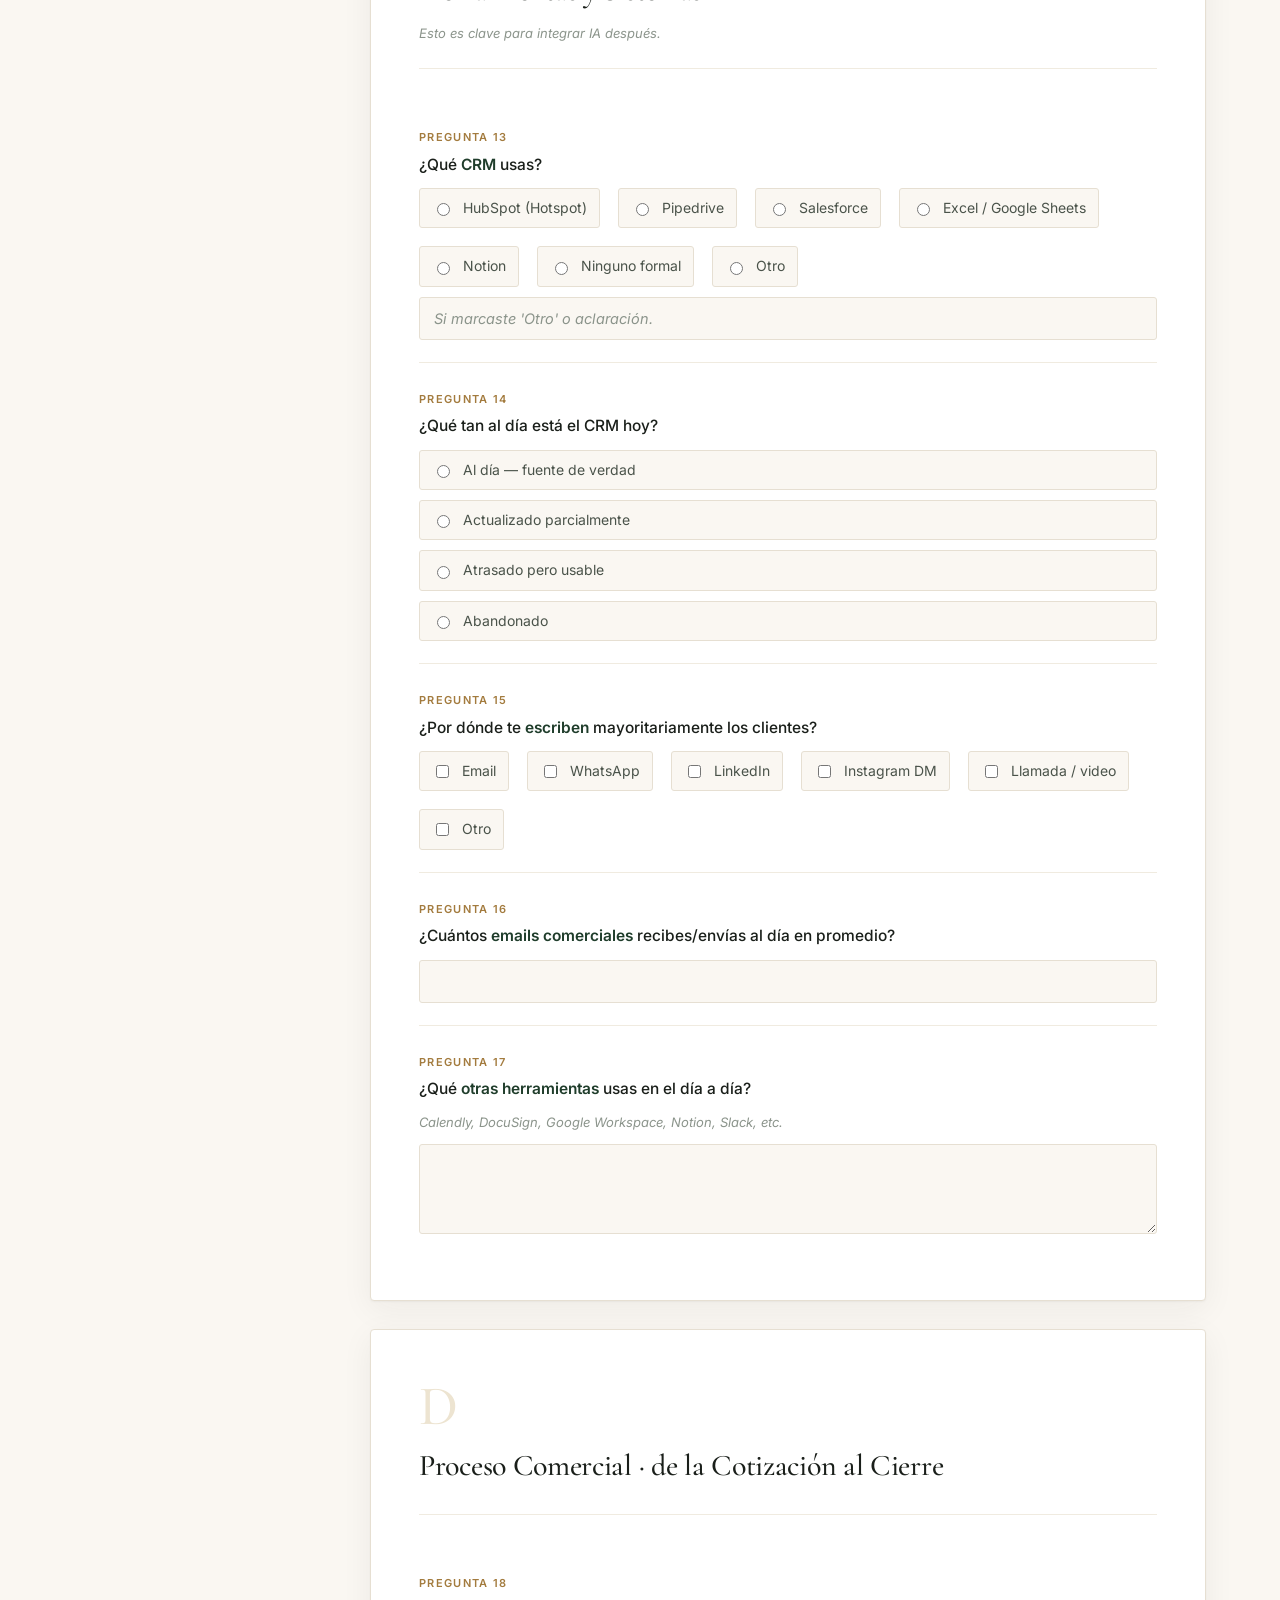
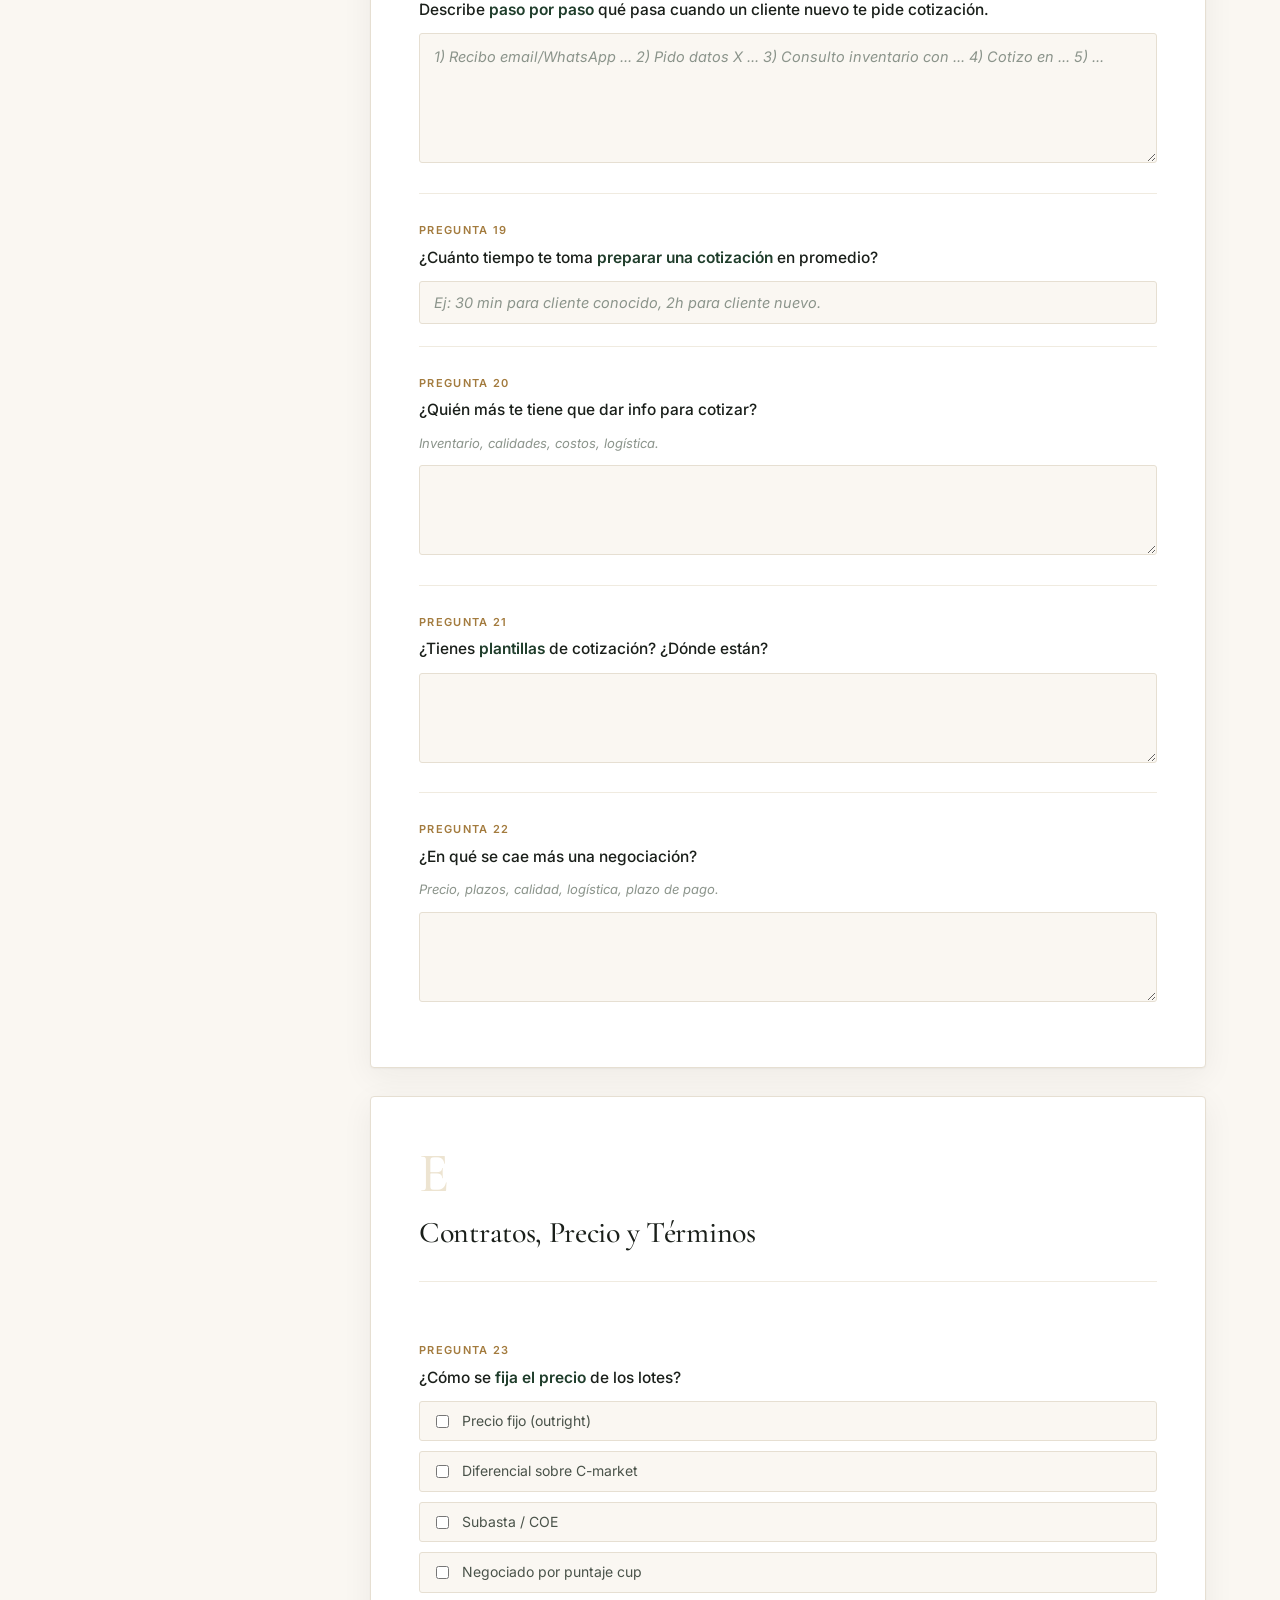
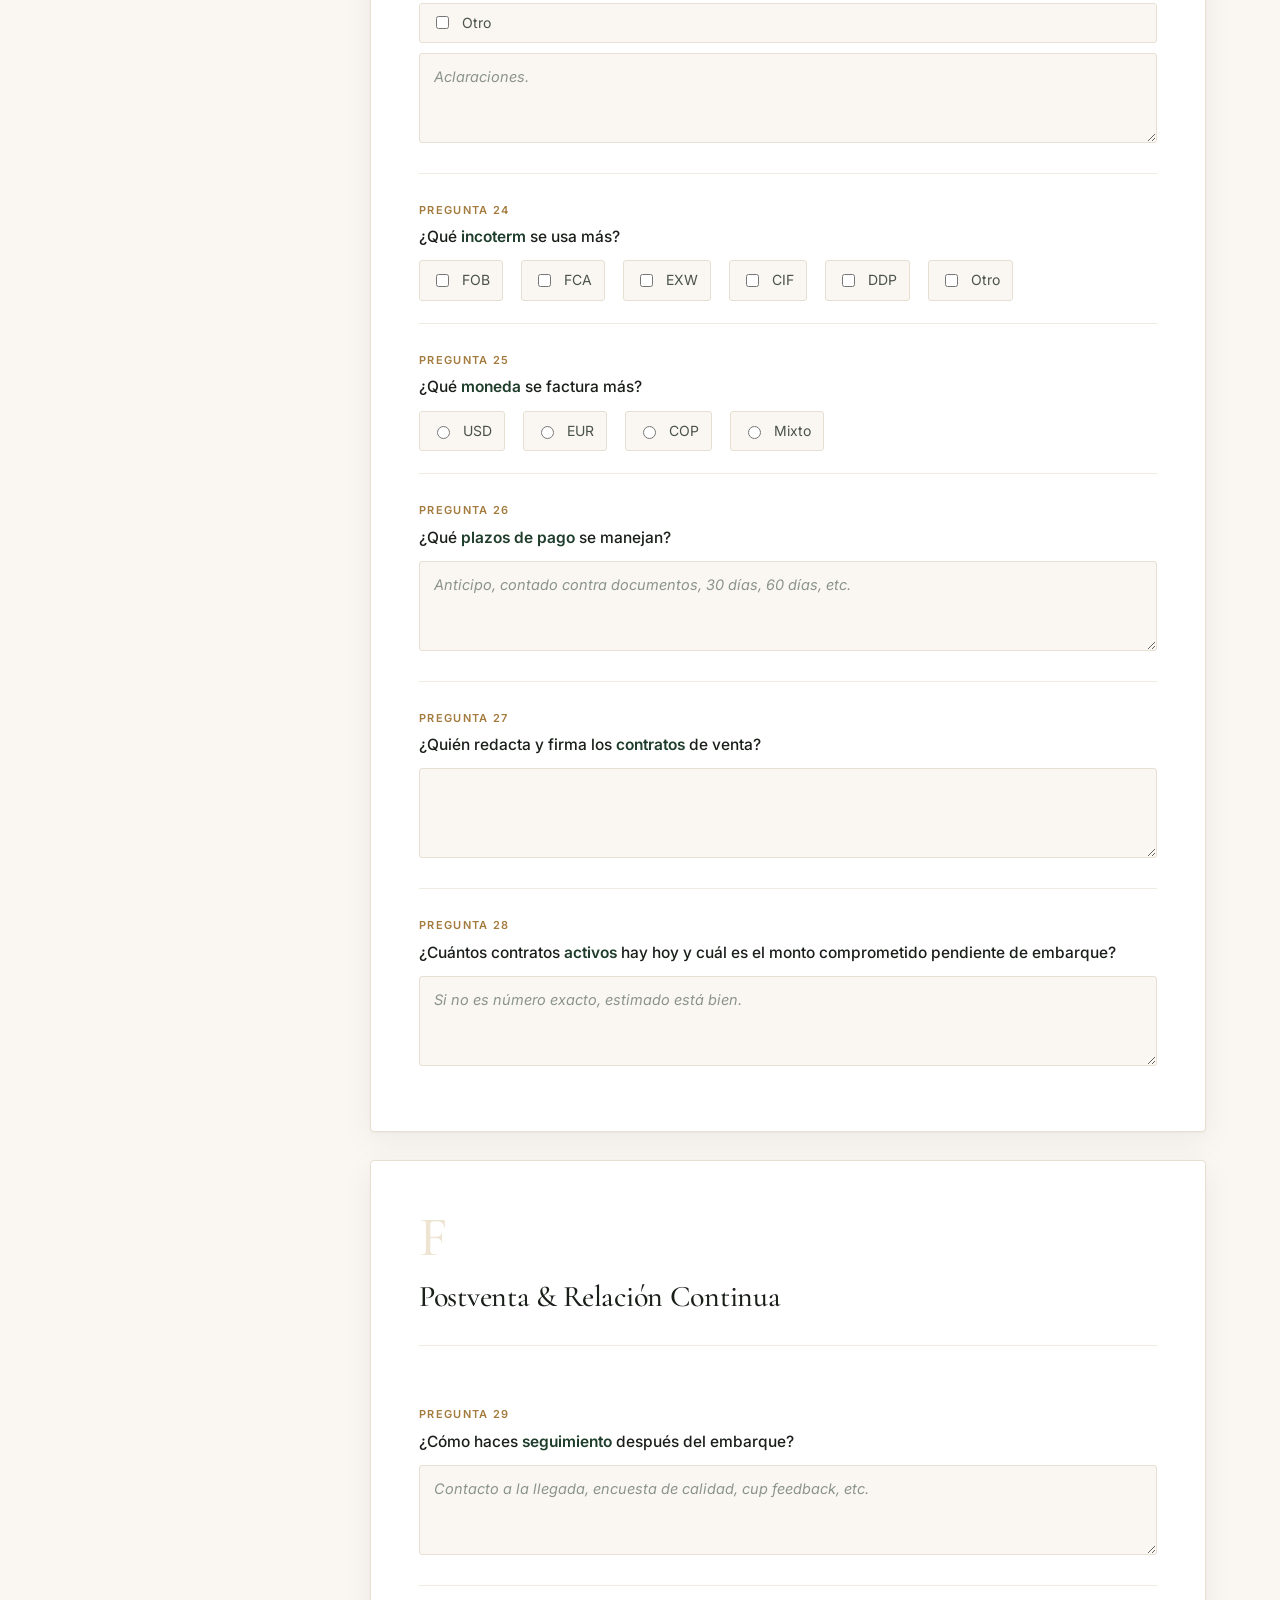
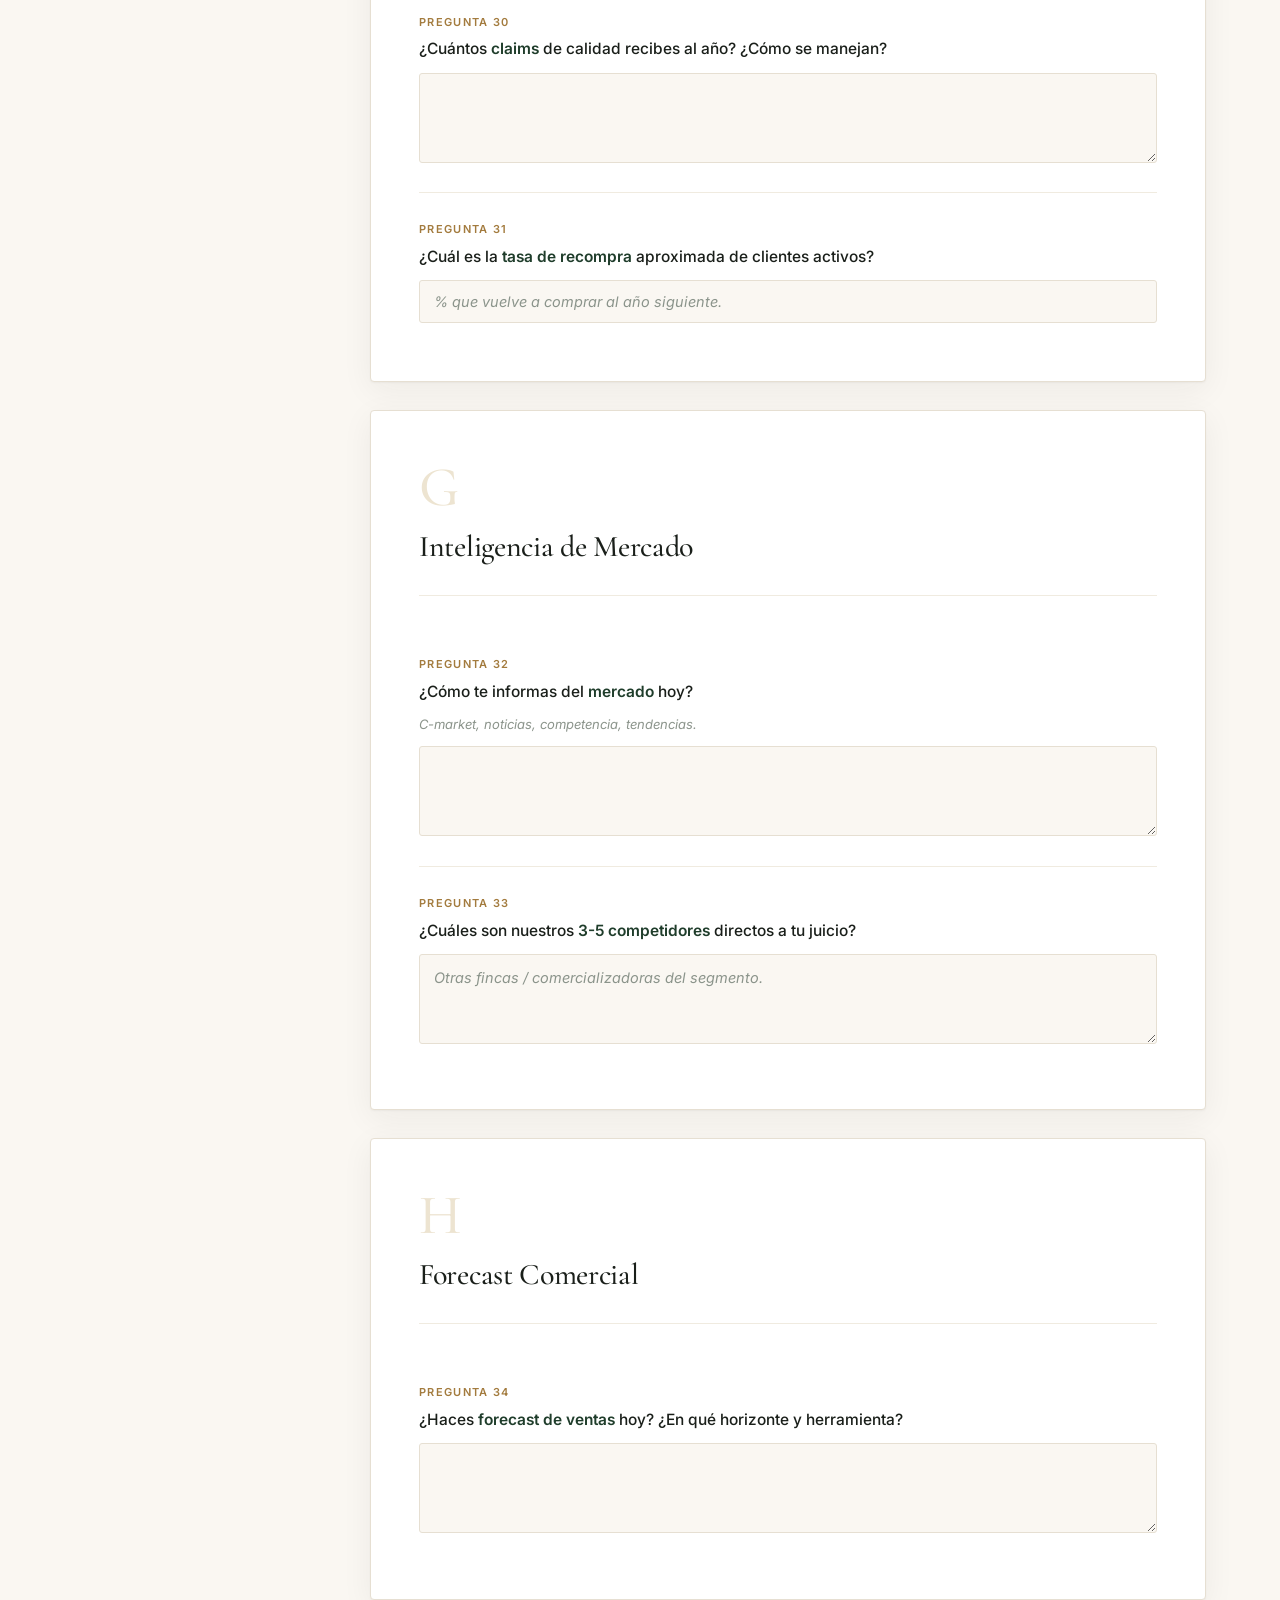
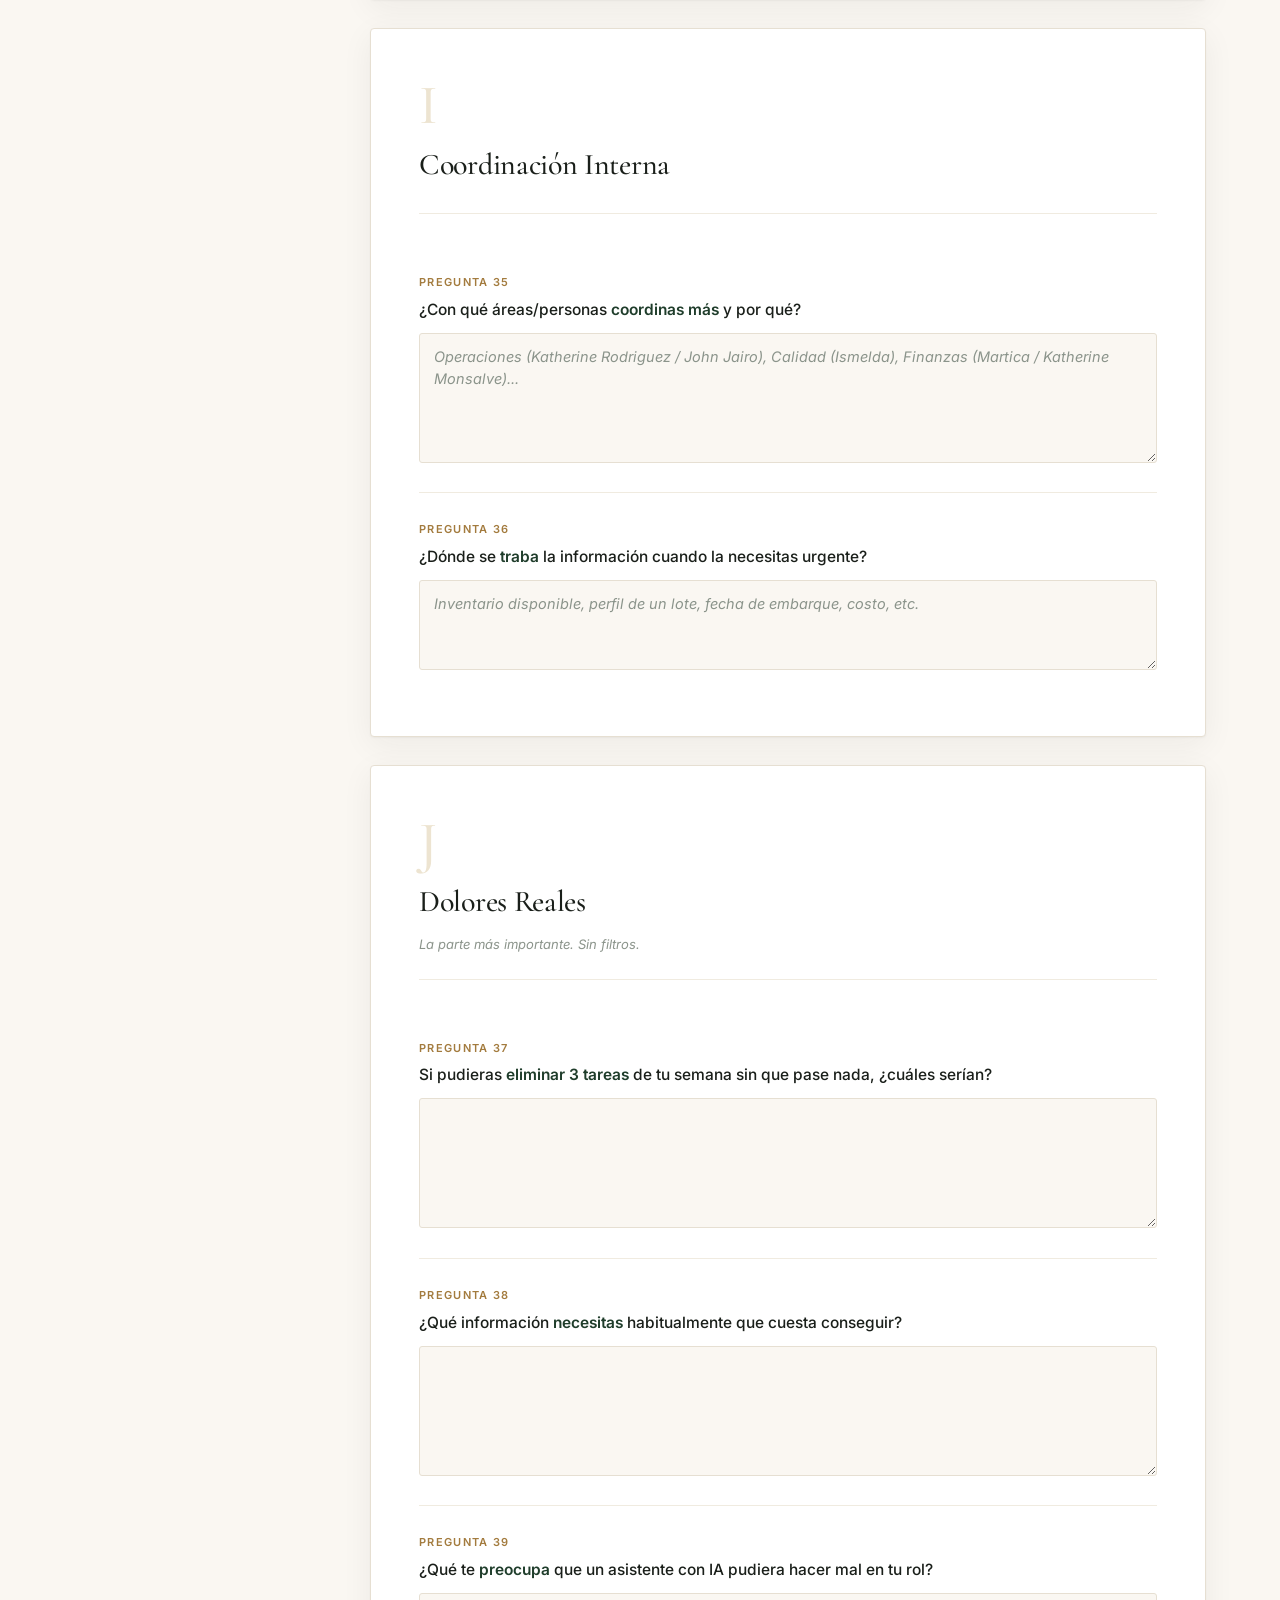
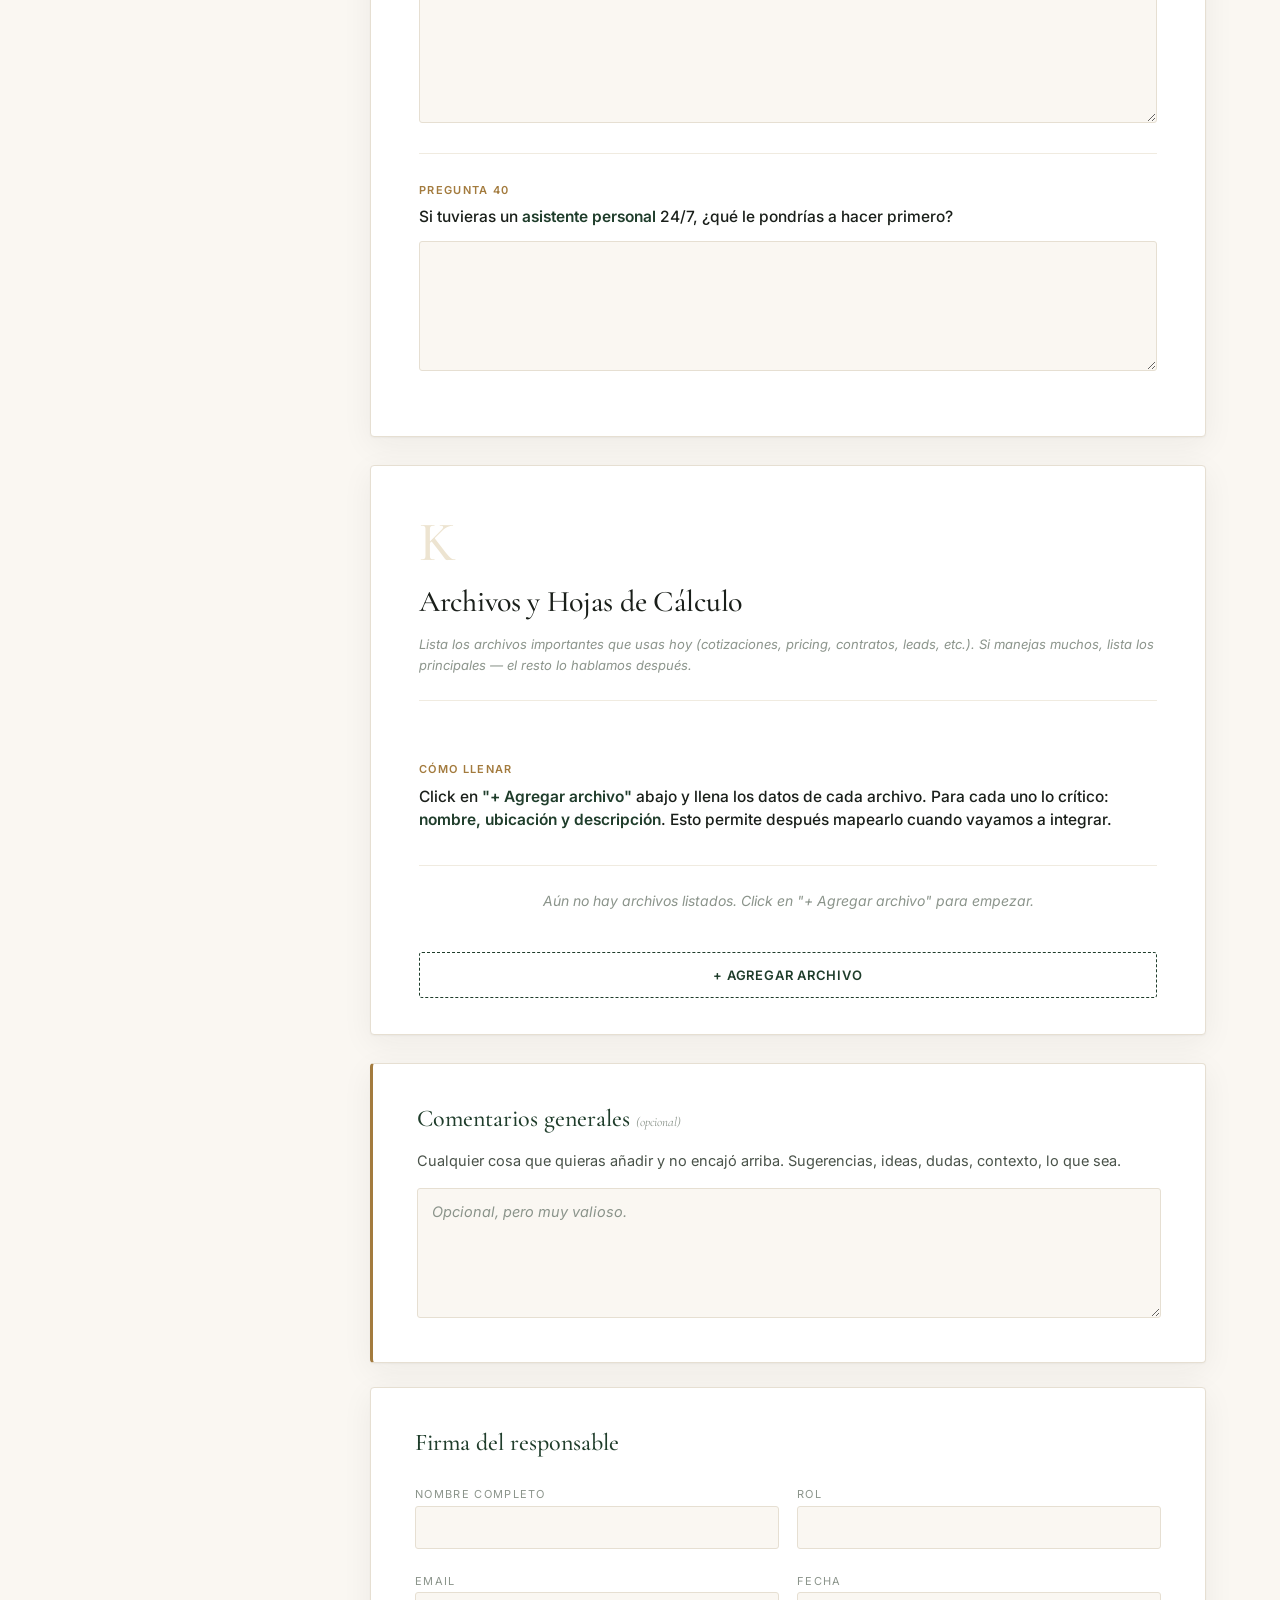
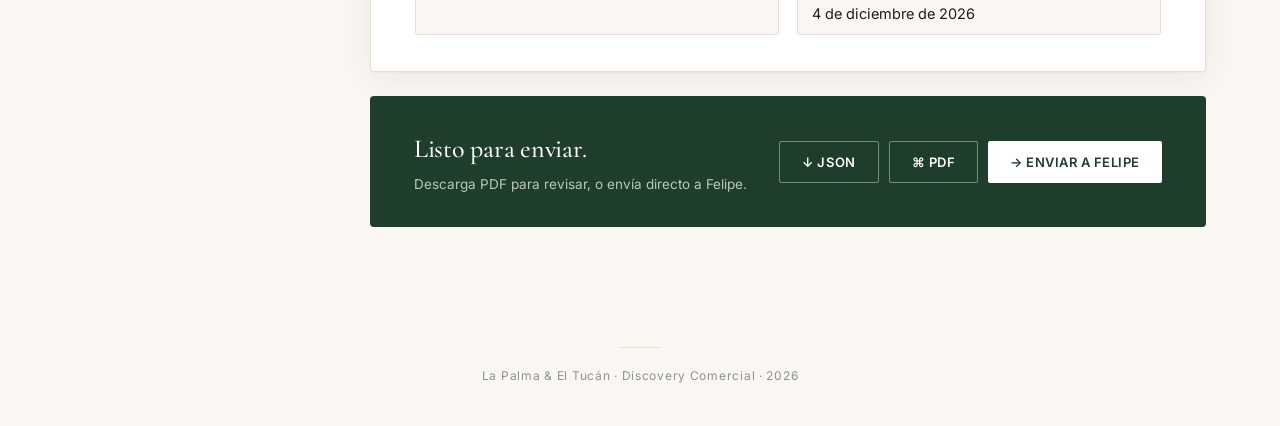
<file: comercial/index.html>
<!doctype html>
<html lang="es">
<head>
<meta charset="utf-8" />
<meta name="viewport" content="width=device-width, initial-scale=1" />
<meta name="discovery-area" content="comercial" />
<meta name="discovery-recipient" content="Jeffrey" />
<title>Discovery Comercial · La Palma & El Tucán</title>
<link rel="preconnect" href="https://fonts.googleapis.com" />
<link rel="preconnect" href="https://fonts.gstatic.com" crossorigin />
<link href="https://fonts.googleapis.com/css2?family=Cormorant+Garamond:ital,wght@0,400;0,500;0,600;1,400&family=Inter:wght@400;500;600&display=swap" rel="stylesheet" />
<link rel="stylesheet" href="../assets/styles.css" />
<script src="../assets/config.js"></script>
</head>
<body>

<header class="hero">
  <div class="hero-inner">
    <div class="brand-mark">La Palma &amp; El Tucán · Discovery Comercial</div>
    <h1>El cliente, el lote,<br><em>el cierre.</em></h1>
    <p class="lede">Quiero entender cómo manejas hoy la relación con compradores, el pipeline, las herramientas y dónde te traba el día. Sé honesto — lo que sirve para que arme algo que te quite trabajo, no que te lo duplique.</p>

    <div class="meta-row">
      <div><span class="k">De</span><span class="v">Felipe Sardi</span></div>
      <div><span class="k">Para</span><span class="v">Jeffrey · Comercial</span></div>
      <div><span class="k">Plazo</span><span class="v">5 días hábiles</span></div>
      <div><span class="k">Tiempo estimado</span><span class="v">35–45 min</span></div>
      <div><span class="k">Confidencialidad</span><span class="v">Interno</span></div>
    </div>

    <div class="video-block">
      <div class="video-label">Mensaje de Felipe</div>
      <div class="video-frame">
        <div class="video-placeholder">
          <div class="ico">▶</div>
          <div>Aquí va el video introductorio.</div>
        </div>
      </div>
    </div>
  </div>
</header>

<div class="intro">
  <div class="intro-block">
    <h2>Cómo responder bien</h2>
    <ul>
      <li><strong>No es evaluación de desempeño.</strong> Es discovery. Si algo está mal hoy, decirlo nos sirve.</li>
      <li><strong>Sé específico.</strong> "Depende" es válido — pero cuéntanos de qué depende.</li>
      <li><strong>Ejemplos reales</strong> ayudan más que descripciones abstractas. Si puedes nombrar un cliente o un trade reciente, hazlo.</li>
      <li><strong>Capturas:</strong> de pantalla del CRM, de un email tipo, de una cotización — súbelas a la <a id="driveFolderLink" href="#" style="color:var(--ink-mute)">carpeta Drive</a> y mencionas el nombre del archivo.</li>
      <li><strong>Se guarda solo</strong> en este navegador. Puedes cerrar y volver mañana sin perder lo escrito.</li>
    </ul>
  </div>
</div>

<main>
  <nav class="toc" id="toc">
    <div class="toc-title">Secciones</div>
    <ol>
      <li><a href="#sec-a" data-target="sec-a">Cartera</a></li>
      <li><a href="#sec-b" data-target="sec-b">Pipeline</a></li>
      <li><a href="#sec-c" data-target="sec-c">Herramientas</a></li>
      <li><a href="#sec-d" data-target="sec-d">Proceso Comercial</a></li>
      <li><a href="#sec-e" data-target="sec-e">Contratos & Precio</a></li>
      <li><a href="#sec-f" data-target="sec-f">Postventa</a></li>
      <li><a href="#sec-g" data-target="sec-g">Mercado</a></li>
      <li><a href="#sec-h" data-target="sec-h">Forecast</a></li>
      <li><a href="#sec-i" data-target="sec-i">Coordinación Interna</a></li>
      <li><a href="#sec-j" data-target="sec-j">Dolores Reales</a></li>
      <li><a href="#sec-files" data-target="sec-files">Archivos & Hojas</a></li>
    </ol>
    <div class="progress-pill">
      <div><span class="pct" id="pctNum">0</span><span style="font-size:12px;color:var(--ink-mute)">%</span></div>
      <div style="margin-top:4px;font-size:11px">Avance</div>
      <div class="pbar"><div id="pbarFill"></div></div>
    </div>
  </nav>

  <form id="discoveryForm" autocomplete="off">

    <!-- A. CARTERA -->
    <section class="q-section" id="sec-a">
      <div class="sec-head">
        <div class="sec-letter">A</div>
        <h2>Cartera de Clientes</h2>
      </div>

      <div class="q"><div class="q-num">PREGUNTA 01</div>
        <div class="q-text">¿Cuántos clientes <strong>activos</strong> tenemos hoy?</div>
        <div class="q-help">Activos = compraron al menos una vez en los últimos 12 meses.</div>
        <input type="text" name="q01" placeholder="Ej: 45 clientes activos" />
      </div>

      <div class="q"><div class="q-num">PREGUNTA 02</div>
        <div class="q-text">¿Cómo se distribuye la cartera por <strong>tipo de cliente</strong>?</div>
        <div class="q-help">Marca todo lo que aplique.</div>
        <div class="opt-group row">
          <label class="opt"><input type="checkbox" name="q02" value="Tostadores especialidad internacional" /> Tostadores de especialidad (internacional)</label>
          <label class="opt"><input type="checkbox" name="q02" value="Tostadores especialidad nacional" /> Tostadores de especialidad (nacional)</label>
          <label class="opt"><input type="checkbox" name="q02" value="Traders / importadores" /> Traders / importadores</label>
          <label class="opt"><input type="checkbox" name="q02" value="Retail / e-commerce" /> Retail / e-commerce</label>
          <label class="opt"><input type="checkbox" name="q02" value="Hospitality / cafés" /> Hospitality / cafés</label>
          <label class="opt"><input type="checkbox" name="q02" value="Otro" /> Otro</label>
        </div>
        <textarea name="q02_otro" placeholder="Si marcaste 'Otro', cuál." style="margin-top:10px"></textarea>
      </div>

      <div class="q"><div class="q-num">PREGUNTA 03</div>
        <div class="q-text">¿En qué <strong>países</strong> tenemos clientes hoy?</div>
        <textarea name="q03" placeholder="Top países por volumen, en orden."></textarea>
      </div>

      <div class="q"><div class="q-num">PREGUNTA 04</div>
        <div class="q-text">¿Cuáles son los <strong>top 10 clientes</strong> por revenue del último año?</div>
        <textarea class="tall" name="q04" placeholder="Cliente · País · % aprox del revenue. Si es sensible escribir 'Confidencial' y luego me lo cuentas en privado."></textarea>
      </div>

      <div class="q"><div class="q-num">PREGUNTA 05</div>
        <div class="q-text">¿Qué porcentaje del revenue depende de los <strong>top 3 clientes</strong>?</div>
        <input type="text" name="q05" placeholder="Ej: ~40% en los top 3" />
      </div>

      <div class="q"><div class="q-num">PREGUNTA 06</div>
        <div class="q-text">¿Cuántos clientes <strong>nuevos</strong> sumaste en los últimos 12 meses?</div>
        <input type="text" name="q06" />
      </div>

      <div class="q"><div class="q-num">PREGUNTA 07</div>
        <div class="q-text">¿Hay clientes que <strong>perdimos</strong> el último año? ¿Por qué?</div>
        <textarea name="q07" placeholder="Sin nombrar si es sensible — describe la causa."></textarea>
      </div>
    </section>

    <!-- B. PIPELINE -->
    <section class="q-section" id="sec-b">
      <div class="sec-head">
        <div class="sec-letter">B</div>
        <h2>Pipeline & Generación de Leads</h2>
      </div>

      <div class="q"><div class="q-num">PREGUNTA 08</div>
        <div class="q-text">¿Por qué <strong>canales</strong> entran los leads nuevos?</div>
        <div class="opt-group row">
          <label class="opt"><input type="checkbox" name="q08" value="Web LP&T" /> Web LP&T</label>
          <label class="opt"><input type="checkbox" name="q08" value="Referidos clientes" /> Referidos de clientes</label>
          <label class="opt"><input type="checkbox" name="q08" value="Ferias / eventos" /> Ferias / eventos (SCA, etc.)</label>
          <label class="opt"><input type="checkbox" name="q08" value="LinkedIn / outbound" /> LinkedIn / outbound</label>
          <label class="opt"><input type="checkbox" name="q08" value="Awards / COE" /> Awards / Cup of Excellence</label>
          <label class="opt"><input type="checkbox" name="q08" value="Instagram / RRSS" /> Instagram / redes</label>
          <label class="opt"><input type="checkbox" name="q08" value="Otro" /> Otro</label>
        </div>
        <textarea name="q08_otro" placeholder="Otros canales." style="margin-top:10px"></textarea>
      </div>

      <div class="q"><div class="q-num">PREGUNTA 09</div>
        <div class="q-text">¿Cuántos leads nuevos llegan en promedio al mes?</div>
        <input type="text" name="q09" />
      </div>

      <div class="q"><div class="q-num">PREGUNTA 10</div>
        <div class="q-text">¿Qué porcentaje de leads se vuelve cliente?</div>
        <input type="text" name="q10" placeholder="Estimado: ej. 15-20%" />
      </div>

      <div class="q"><div class="q-num">PREGUNTA 11</div>
        <div class="q-text">¿Cuál es el <strong>tiempo promedio</strong> entre primer contacto y primer pedido?</div>
        <input type="text" name="q11" placeholder="Ej: 3 meses" />
      </div>

      <div class="q"><div class="q-num">PREGUNTA 12</div>
        <div class="q-text">¿Qué pasa con los leads que <strong>no convierten</strong>? ¿Hay nurturing/follow-up?</div>
        <textarea name="q12"></textarea>
      </div>
    </section>

    <!-- C. HERRAMIENTAS -->
    <section class="q-section" id="sec-c">
      <div class="sec-head">
        <div class="sec-letter">C</div>
        <h2>Herramientas y Sistemas</h2>
        <div class="sub">Esto es clave para integrar IA después.</div>
      </div>

      <div class="q"><div class="q-num">PREGUNTA 13</div>
        <div class="q-text">¿Qué <strong>CRM</strong> usas?</div>
        <div class="opt-group row">
          <label class="opt"><input type="radio" name="q13" value="HubSpot" /> HubSpot (Hotspot)</label>
          <label class="opt"><input type="radio" name="q13" value="Pipedrive" /> Pipedrive</label>
          <label class="opt"><input type="radio" name="q13" value="Salesforce" /> Salesforce</label>
          <label class="opt"><input type="radio" name="q13" value="Excel/Sheets" /> Excel / Google Sheets</label>
          <label class="opt"><input type="radio" name="q13" value="Notion" /> Notion</label>
          <label class="opt"><input type="radio" name="q13" value="Ninguno" /> Ninguno formal</label>
          <label class="opt"><input type="radio" name="q13" value="Otro" /> Otro</label>
        </div>
        <input type="text" name="q13_otro" placeholder="Si marcaste 'Otro' o aclaración." style="margin-top:10px" />
      </div>

      <div class="q"><div class="q-num">PREGUNTA 14</div>
        <div class="q-text">¿Qué tan al día está el CRM hoy?</div>
        <div class="opt-group">
          <label class="opt"><input type="radio" name="q14" value="Al día" /> Al día — fuente de verdad</label>
          <label class="opt"><input type="radio" name="q14" value="Actualizado parcial" /> Actualizado parcialmente</label>
          <label class="opt"><input type="radio" name="q14" value="Atrasado" /> Atrasado pero usable</label>
          <label class="opt"><input type="radio" name="q14" value="Abandonado" /> Abandonado</label>
        </div>
      </div>

      <div class="q"><div class="q-num">PREGUNTA 15</div>
        <div class="q-text">¿Por dónde te <strong>escriben</strong> mayoritariamente los clientes?</div>
        <div class="opt-group row">
          <label class="opt"><input type="checkbox" name="q15" value="Email" /> Email</label>
          <label class="opt"><input type="checkbox" name="q15" value="WhatsApp" /> WhatsApp</label>
          <label class="opt"><input type="checkbox" name="q15" value="LinkedIn" /> LinkedIn</label>
          <label class="opt"><input type="checkbox" name="q15" value="Instagram DM" /> Instagram DM</label>
          <label class="opt"><input type="checkbox" name="q15" value="Llamada" /> Llamada / video</label>
          <label class="opt"><input type="checkbox" name="q15" value="Otro" /> Otro</label>
        </div>
      </div>

      <div class="q"><div class="q-num">PREGUNTA 16</div>
        <div class="q-text">¿Cuántos <strong>emails comerciales</strong> recibes/envías al día en promedio?</div>
        <input type="text" name="q16" />
      </div>

      <div class="q"><div class="q-num">PREGUNTA 17</div>
        <div class="q-text">¿Qué <strong>otras herramientas</strong> usas en el día a día?</div>
        <div class="q-help">Calendly, DocuSign, Google Workspace, Notion, Slack, etc.</div>
        <textarea name="q17"></textarea>
      </div>
    </section>

    <!-- D. PROCESO COMERCIAL -->
    <section class="q-section" id="sec-d">
      <div class="sec-head">
        <div class="sec-letter">D</div>
        <h2>Proceso Comercial · de la Cotización al Cierre</h2>
      </div>

      <div class="q"><div class="q-num">PREGUNTA 18</div>
        <div class="q-text">Describe <strong>paso por paso</strong> qué pasa cuando un cliente nuevo te pide cotización.</div>
        <textarea class="tall" name="q18" placeholder="1) Recibo email/WhatsApp ... 2) Pido datos X ... 3) Consulto inventario con ... 4) Cotizo en ... 5) ..."></textarea>
      </div>

      <div class="q"><div class="q-num">PREGUNTA 19</div>
        <div class="q-text">¿Cuánto tiempo te toma <strong>preparar una cotización</strong> en promedio?</div>
        <input type="text" name="q19" placeholder="Ej: 30 min para cliente conocido, 2h para cliente nuevo." />
      </div>

      <div class="q"><div class="q-num">PREGUNTA 20</div>
        <div class="q-text">¿Quién más te tiene que dar info para cotizar?</div>
        <div class="q-help">Inventario, calidades, costos, logística.</div>
        <textarea name="q20"></textarea>
      </div>

      <div class="q"><div class="q-num">PREGUNTA 21</div>
        <div class="q-text">¿Tienes <strong>plantillas</strong> de cotización? ¿Dónde están?</div>
        <textarea name="q21"></textarea>
      </div>

      <div class="q"><div class="q-num">PREGUNTA 22</div>
        <div class="q-text">¿En qué se cae más una negociación?</div>
        <div class="q-help">Precio, plazos, calidad, logística, plazo de pago.</div>
        <textarea name="q22"></textarea>
      </div>
    </section>

    <!-- E. CONTRATOS & PRECIO -->
    <section class="q-section" id="sec-e">
      <div class="sec-head">
        <div class="sec-letter">E</div>
        <h2>Contratos, Precio y Términos</h2>
      </div>

      <div class="q"><div class="q-num">PREGUNTA 23</div>
        <div class="q-text">¿Cómo se <strong>fija el precio</strong> de los lotes?</div>
        <div class="opt-group">
          <label class="opt"><input type="checkbox" name="q23" value="Precio fijo (outright)" /> Precio fijo (outright)</label>
          <label class="opt"><input type="checkbox" name="q23" value="Diferencial sobre C-market" /> Diferencial sobre C-market</label>
          <label class="opt"><input type="checkbox" name="q23" value="Subasta / COE" /> Subasta / COE</label>
          <label class="opt"><input type="checkbox" name="q23" value="Negociado por puntaje" /> Negociado por puntaje cup</label>
          <label class="opt"><input type="checkbox" name="q23" value="Otro" /> Otro</label>
        </div>
        <textarea name="q23_otro" placeholder="Aclaraciones." style="margin-top:10px"></textarea>
      </div>

      <div class="q"><div class="q-num">PREGUNTA 24</div>
        <div class="q-text">¿Qué <strong>incoterm</strong> se usa más?</div>
        <div class="opt-group row">
          <label class="opt"><input type="checkbox" name="q24" value="FOB" /> FOB</label>
          <label class="opt"><input type="checkbox" name="q24" value="FCA" /> FCA</label>
          <label class="opt"><input type="checkbox" name="q24" value="EXW" /> EXW</label>
          <label class="opt"><input type="checkbox" name="q24" value="CIF" /> CIF</label>
          <label class="opt"><input type="checkbox" name="q24" value="DDP" /> DDP</label>
          <label class="opt"><input type="checkbox" name="q24" value="Otro" /> Otro</label>
        </div>
      </div>

      <div class="q"><div class="q-num">PREGUNTA 25</div>
        <div class="q-text">¿Qué <strong>moneda</strong> se factura más?</div>
        <div class="opt-group row">
          <label class="opt"><input type="radio" name="q25" value="USD" /> USD</label>
          <label class="opt"><input type="radio" name="q25" value="EUR" /> EUR</label>
          <label class="opt"><input type="radio" name="q25" value="COP" /> COP</label>
          <label class="opt"><input type="radio" name="q25" value="Mixto" /> Mixto</label>
        </div>
      </div>

      <div class="q"><div class="q-num">PREGUNTA 26</div>
        <div class="q-text">¿Qué <strong>plazos de pago</strong> se manejan?</div>
        <textarea name="q26" placeholder="Anticipo, contado contra documentos, 30 días, 60 días, etc."></textarea>
      </div>

      <div class="q"><div class="q-num">PREGUNTA 27</div>
        <div class="q-text">¿Quién redacta y firma los <strong>contratos</strong> de venta?</div>
        <textarea name="q27"></textarea>
      </div>

      <div class="q"><div class="q-num">PREGUNTA 28</div>
        <div class="q-text">¿Cuántos contratos <strong>activos</strong> hay hoy y cuál es el monto comprometido pendiente de embarque?</div>
        <textarea name="q28" placeholder="Si no es número exacto, estimado está bien."></textarea>
      </div>
    </section>

    <!-- F. POSTVENTA -->
    <section class="q-section" id="sec-f">
      <div class="sec-head">
        <div class="sec-letter">F</div>
        <h2>Postventa & Relación Continua</h2>
      </div>

      <div class="q"><div class="q-num">PREGUNTA 29</div>
        <div class="q-text">¿Cómo haces <strong>seguimiento</strong> después del embarque?</div>
        <textarea name="q29" placeholder="Contacto a la llegada, encuesta de calidad, cup feedback, etc."></textarea>
      </div>

      <div class="q"><div class="q-num">PREGUNTA 30</div>
        <div class="q-text">¿Cuántos <strong>claims</strong> de calidad recibes al año? ¿Cómo se manejan?</div>
        <textarea name="q30"></textarea>
      </div>

      <div class="q"><div class="q-num">PREGUNTA 31</div>
        <div class="q-text">¿Cuál es la <strong>tasa de recompra</strong> aproximada de clientes activos?</div>
        <input type="text" name="q31" placeholder="% que vuelve a comprar al año siguiente." />
      </div>
    </section>

    <!-- G. MERCADO -->
    <section class="q-section" id="sec-g">
      <div class="sec-head">
        <div class="sec-letter">G</div>
        <h2>Inteligencia de Mercado</h2>
      </div>

      <div class="q"><div class="q-num">PREGUNTA 32</div>
        <div class="q-text">¿Cómo te informas del <strong>mercado</strong> hoy?</div>
        <div class="q-help">C-market, noticias, competencia, tendencias.</div>
        <textarea name="q32"></textarea>
      </div>

      <div class="q"><div class="q-num">PREGUNTA 33</div>
        <div class="q-text">¿Cuáles son nuestros <strong>3-5 competidores</strong> directos a tu juicio?</div>
        <textarea name="q33" placeholder="Otras fincas / comercializadoras del segmento."></textarea>
      </div>
    </section>

    <!-- H. FORECAST -->
    <section class="q-section" id="sec-h">
      <div class="sec-head">
        <div class="sec-letter">H</div>
        <h2>Forecast Comercial</h2>
      </div>

      <div class="q"><div class="q-num">PREGUNTA 34</div>
        <div class="q-text">¿Haces <strong>forecast de ventas</strong> hoy? ¿En qué horizonte y herramienta?</div>
        <textarea name="q34"></textarea>
      </div>
    </section>

    <!-- I. COORDINACIÓN INTERNA -->
    <section class="q-section" id="sec-i">
      <div class="sec-head">
        <div class="sec-letter">I</div>
        <h2>Coordinación Interna</h2>
      </div>

      <div class="q"><div class="q-num">PREGUNTA 35</div>
        <div class="q-text">¿Con qué áreas/personas <strong>coordinas más</strong> y por qué?</div>
        <textarea class="tall" name="q35" placeholder="Operaciones (Katherine Rodriguez / John Jairo), Calidad (Ismelda), Finanzas (Martica / Katherine Monsalve)..."></textarea>
      </div>

      <div class="q"><div class="q-num">PREGUNTA 36</div>
        <div class="q-text">¿Dónde se <strong>traba</strong> la información cuando la necesitas urgente?</div>
        <textarea name="q36" placeholder="Inventario disponible, perfil de un lote, fecha de embarque, costo, etc."></textarea>
      </div>
    </section>

    <!-- J. DOLORES REALES -->
    <section class="q-section" id="sec-j">
      <div class="sec-head">
        <div class="sec-letter">J</div>
        <h2>Dolores Reales</h2>
        <div class="sub">La parte más importante. Sin filtros.</div>
      </div>

      <div class="q"><div class="q-num">PREGUNTA 37</div>
        <div class="q-text">Si pudieras <strong>eliminar 3 tareas</strong> de tu semana sin que pase nada, ¿cuáles serían?</div>
        <textarea class="tall" name="q37"></textarea>
      </div>

      <div class="q"><div class="q-num">PREGUNTA 38</div>
        <div class="q-text">¿Qué información <strong>necesitas</strong> habitualmente que cuesta conseguir?</div>
        <textarea class="tall" name="q38"></textarea>
      </div>

      <div class="q"><div class="q-num">PREGUNTA 39</div>
        <div class="q-text">¿Qué te <strong>preocupa</strong> que un asistente con IA pudiera hacer mal en tu rol?</div>
        <textarea class="tall" name="q39"></textarea>
      </div>

      <div class="q"><div class="q-num">PREGUNTA 40</div>
        <div class="q-text">Si tuvieras un <strong>asistente personal</strong> 24/7, ¿qué le pondrías a hacer primero?</div>
        <textarea class="tall" name="q40"></textarea>
      </div>
    </section>

    <!-- ===== ARCHIVOS ===== -->
    <section class="q-section" id="sec-files">
      <div class="sec-head">
        <div class="sec-letter">K</div>
        <h2>Archivos y Hojas de Cálculo</h2>
        <div class="sub">Lista los archivos importantes que usas hoy (cotizaciones, pricing, contratos, leads, etc.). Si manejas muchos, lista los principales — el resto lo hablamos después.</div>
      </div>

      <div class="q">
        <div class="q-num">CÓMO LLENAR</div>
        <div class="q-text">Click en <strong>"+ Agregar archivo"</strong> abajo y llena los datos de cada archivo. Para cada uno lo crítico: <strong>nombre, ubicación y descripción</strong>. Esto permite después mapearlo cuando vayamos a integrar.</div>
      </div>

      <div id="filesList"></div>
      <button type="button" class="btn-add-file" id="btnAddFile">+ Agregar archivo</button>
    </section>

    <!-- ===== COMENTARIOS GENERALES ===== -->
    <div class="signature" style="border-left:3px solid var(--gold)">
      <h3>Comentarios generales <span style="font-size:13px;color:var(--ink-mute);font-weight:400;font-style:italic">(opcional)</span></h3>
      <p style="color:var(--ink-soft);font-size:14.5px;margin:-8px 0 16px">Cualquier cosa que quieras añadir y no encajó arriba. Sugerencias, ideas, dudas, contexto, lo que sea.</p>
      <textarea name="comentarios_generales" class="tall" placeholder="Opcional, pero muy valioso."></textarea>
    </div>

    <!-- SIGNATURE -->
    <div class="signature">
      <h3>Firma del responsable</h3>
      <div class="sig-grid">
        <div><label>Nombre completo</label><input type="text" name="firma_nombre" /></div>
        <div><label>Rol</label><input type="text" name="firma_rol" /></div>
        <div><label>Email</label><input type="email" name="firma_email" /></div>
        <div><label>Fecha</label><input type="text" name="firma_fecha" id="firmaFecha" /></div>
      </div>
    </div>

    <div class="submit-bar">
      <div class="left">
        <h3>Listo para enviar.</h3>
        <p>Descarga PDF para revisar, o envía directo a Felipe.</p>
      </div>
      <div class="actions">
        <button type="button" class="btn ghost" id="btnDownload">↓ JSON</button>
        <button type="button" class="btn ghost" id="btnPdf">⌘ PDF</button>
        <button type="button" class="btn" id="btnSend">→ Enviar a Felipe</button>
      </div>
    </div>

  </form>
</main>

<footer>
  <div class="div"></div>
  La Palma & El Tucán · Discovery Comercial · 2026
</footer>

<div class="save-toast" id="saveToast"><span class="dot"></span>Guardado</div>
<script src="../assets/form.js"></script>
</body>
</html>
</file>
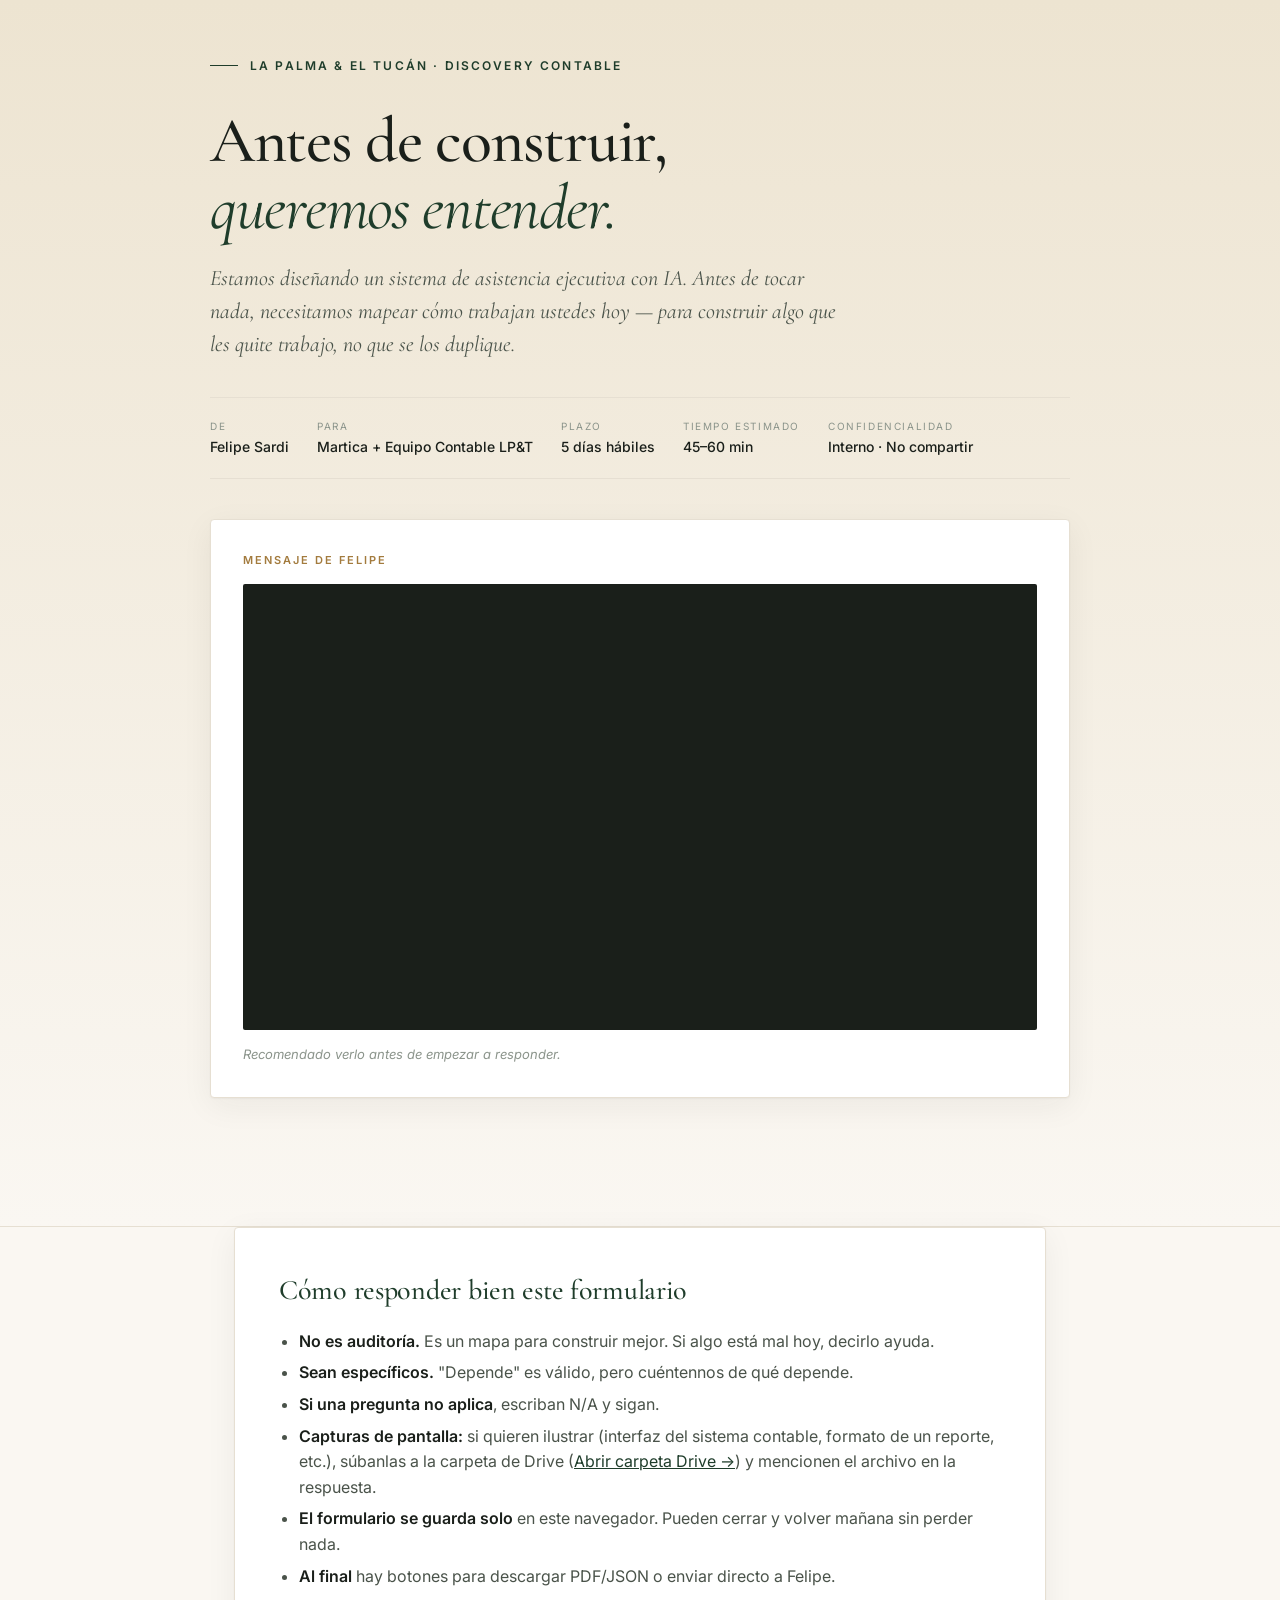
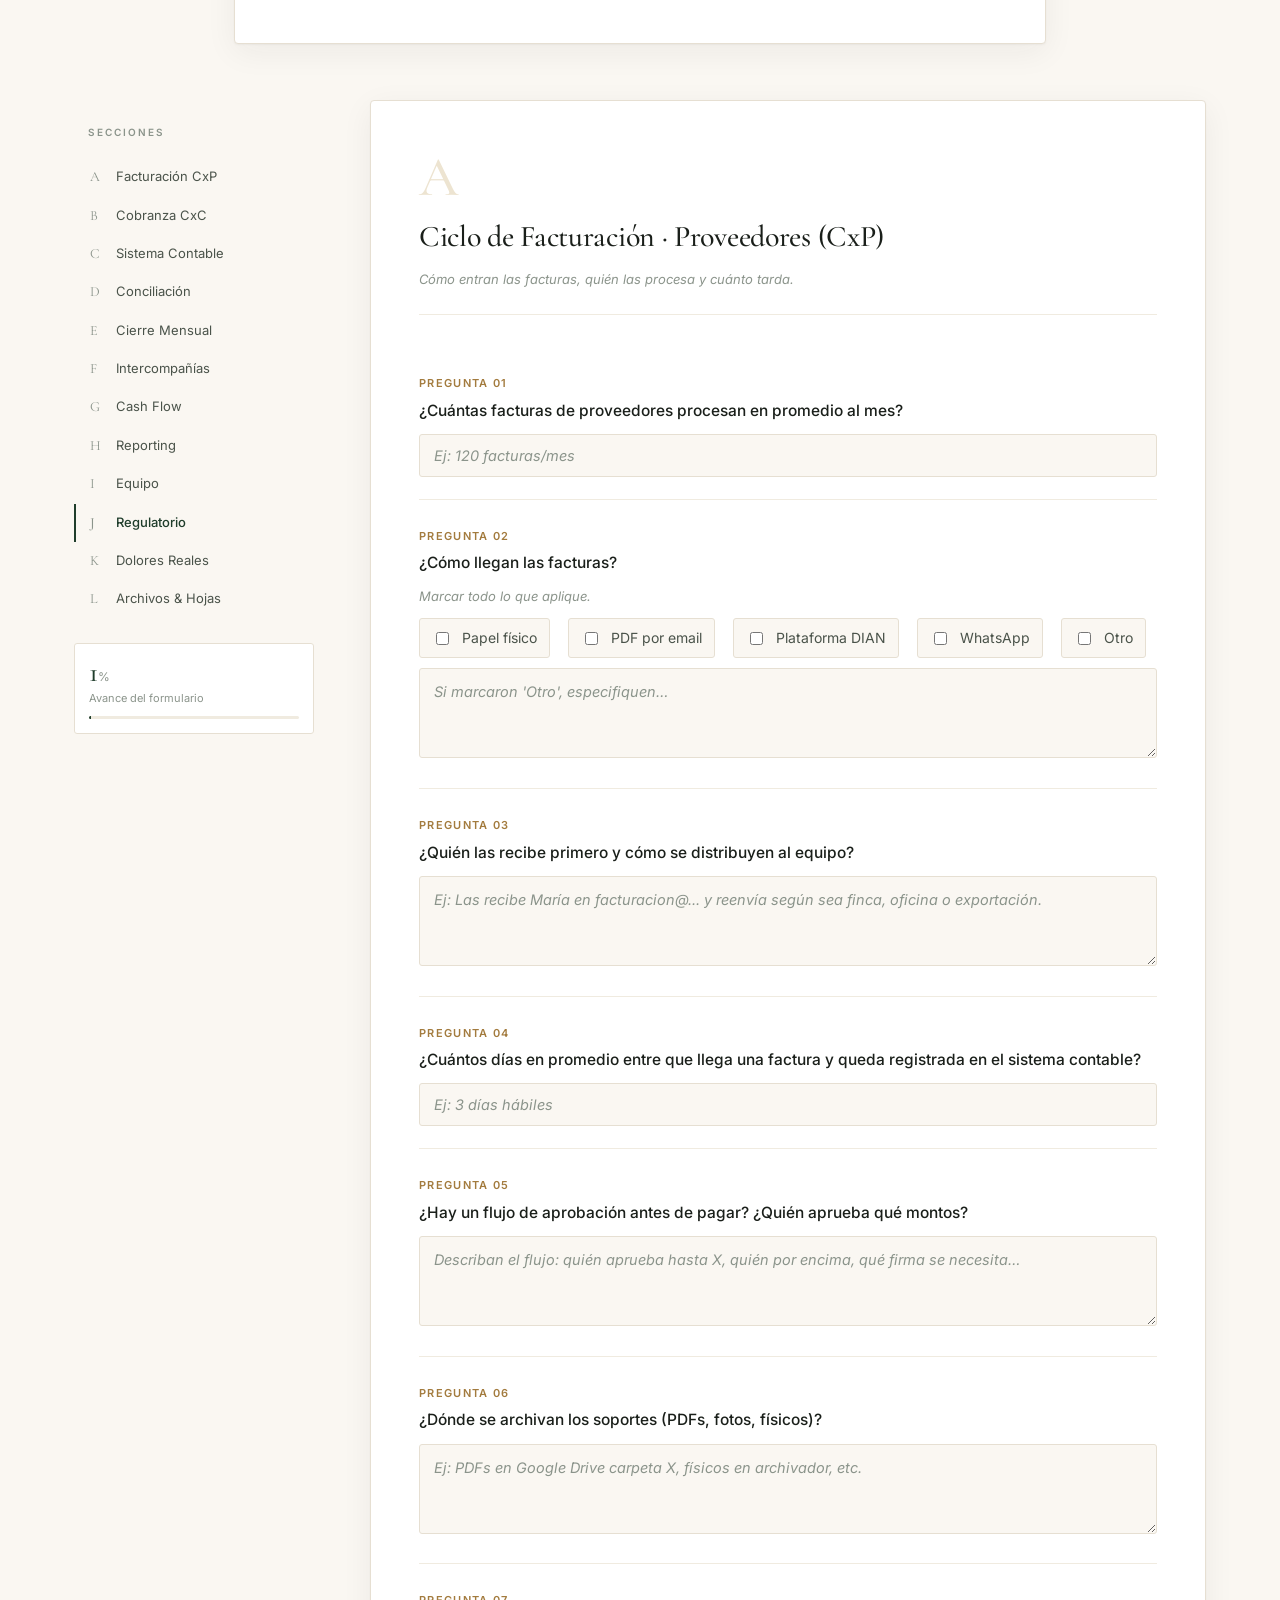
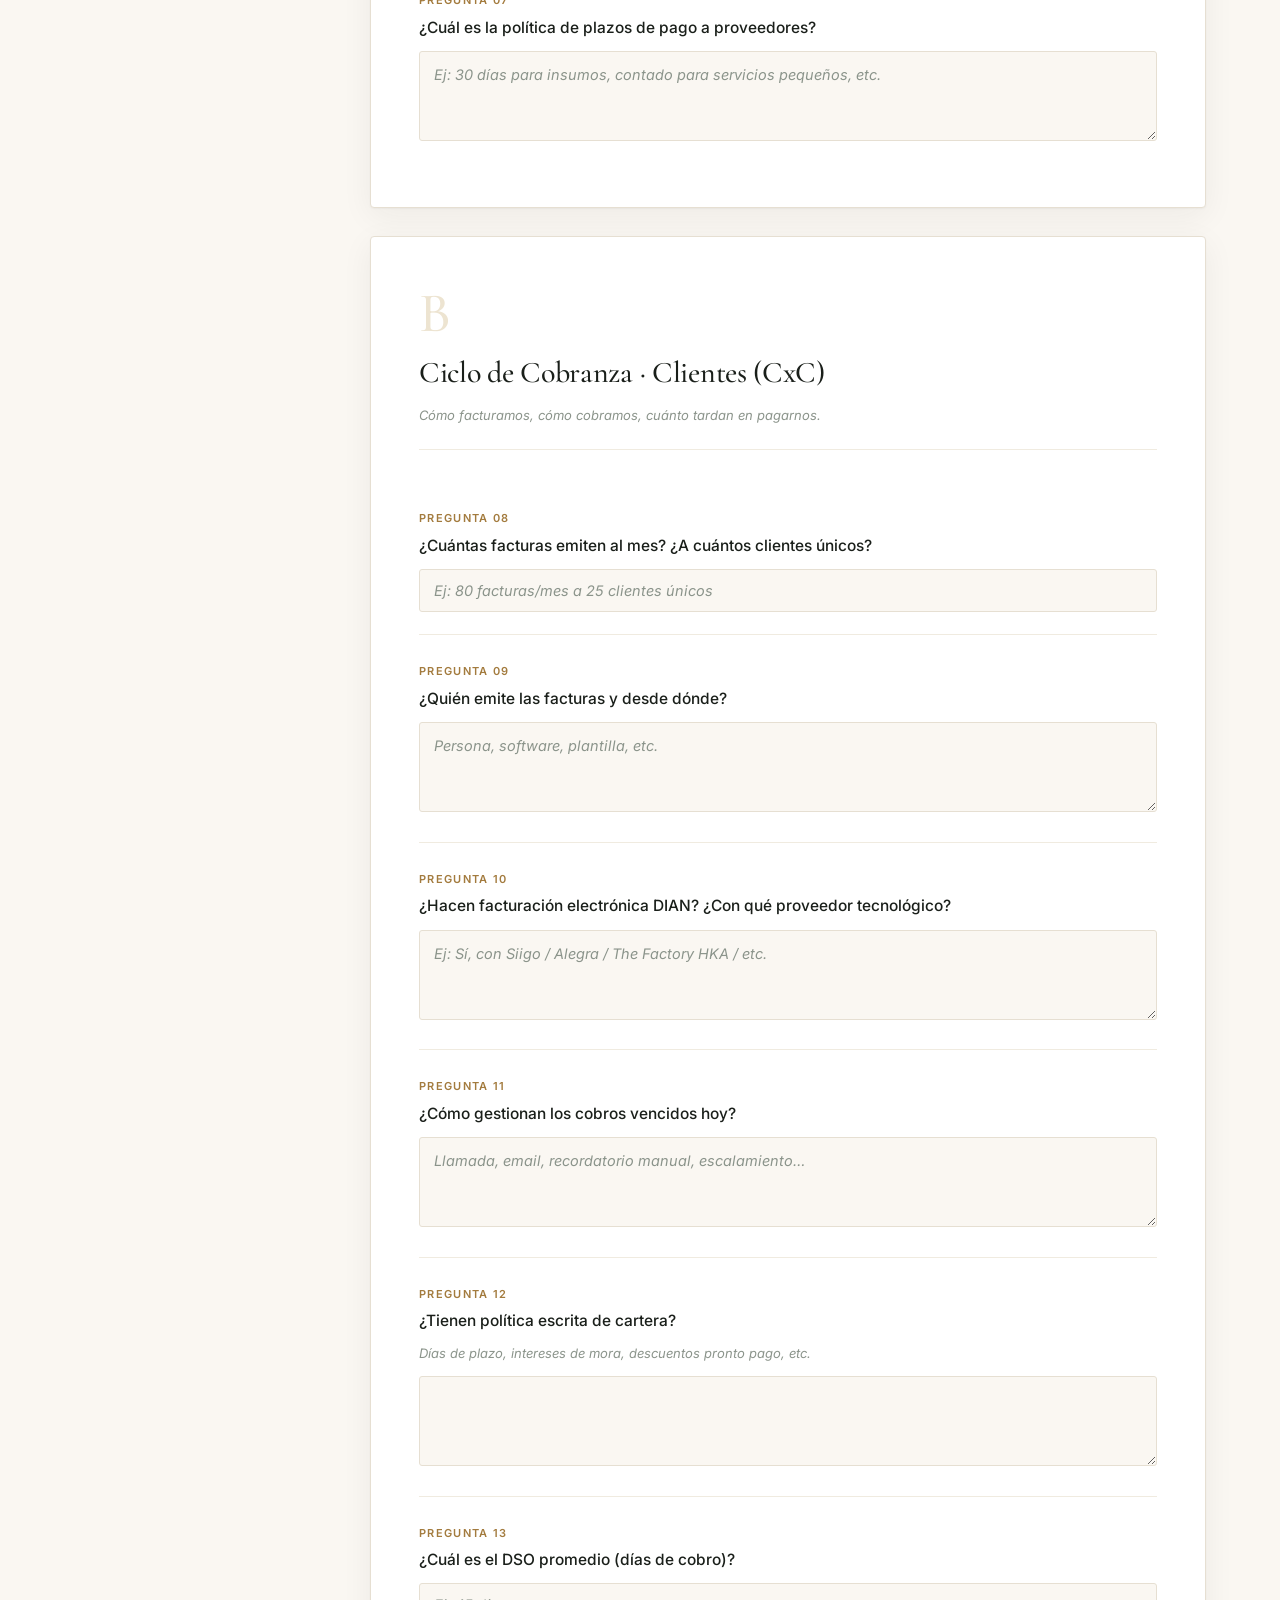
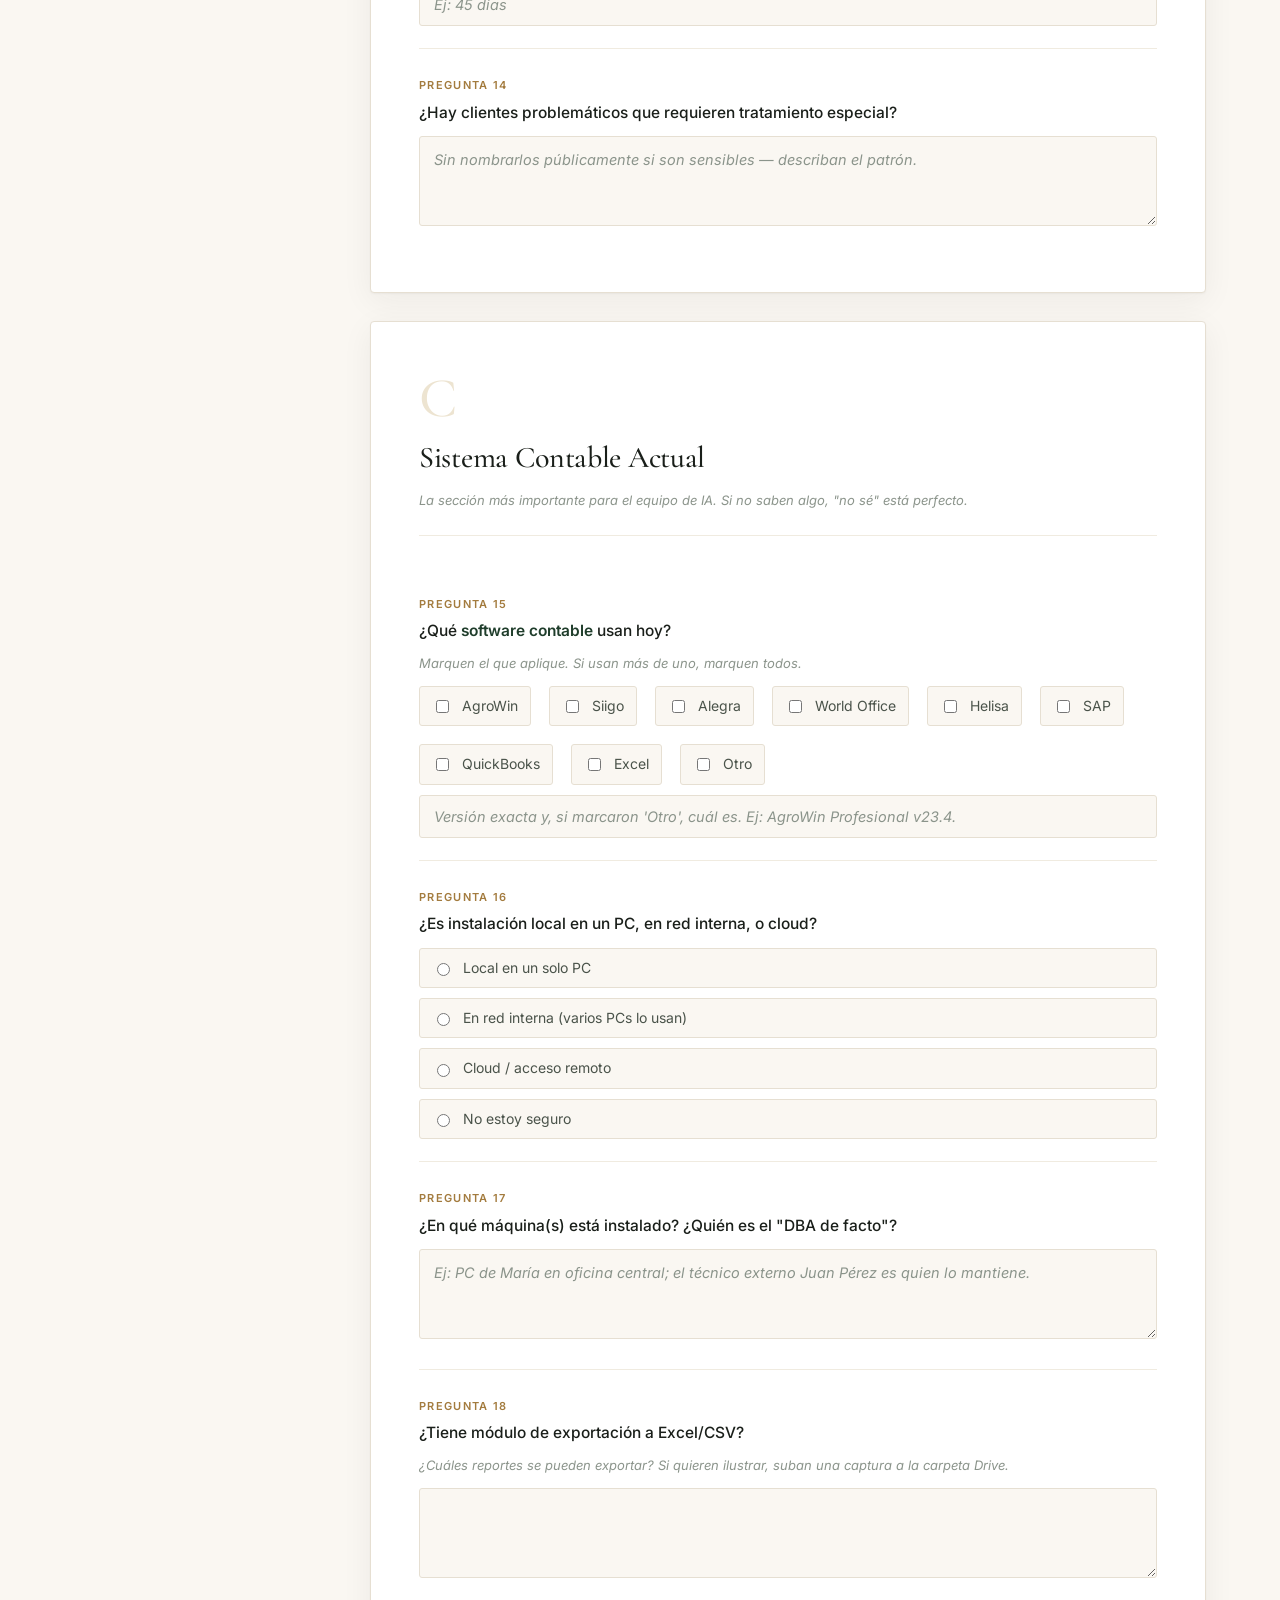
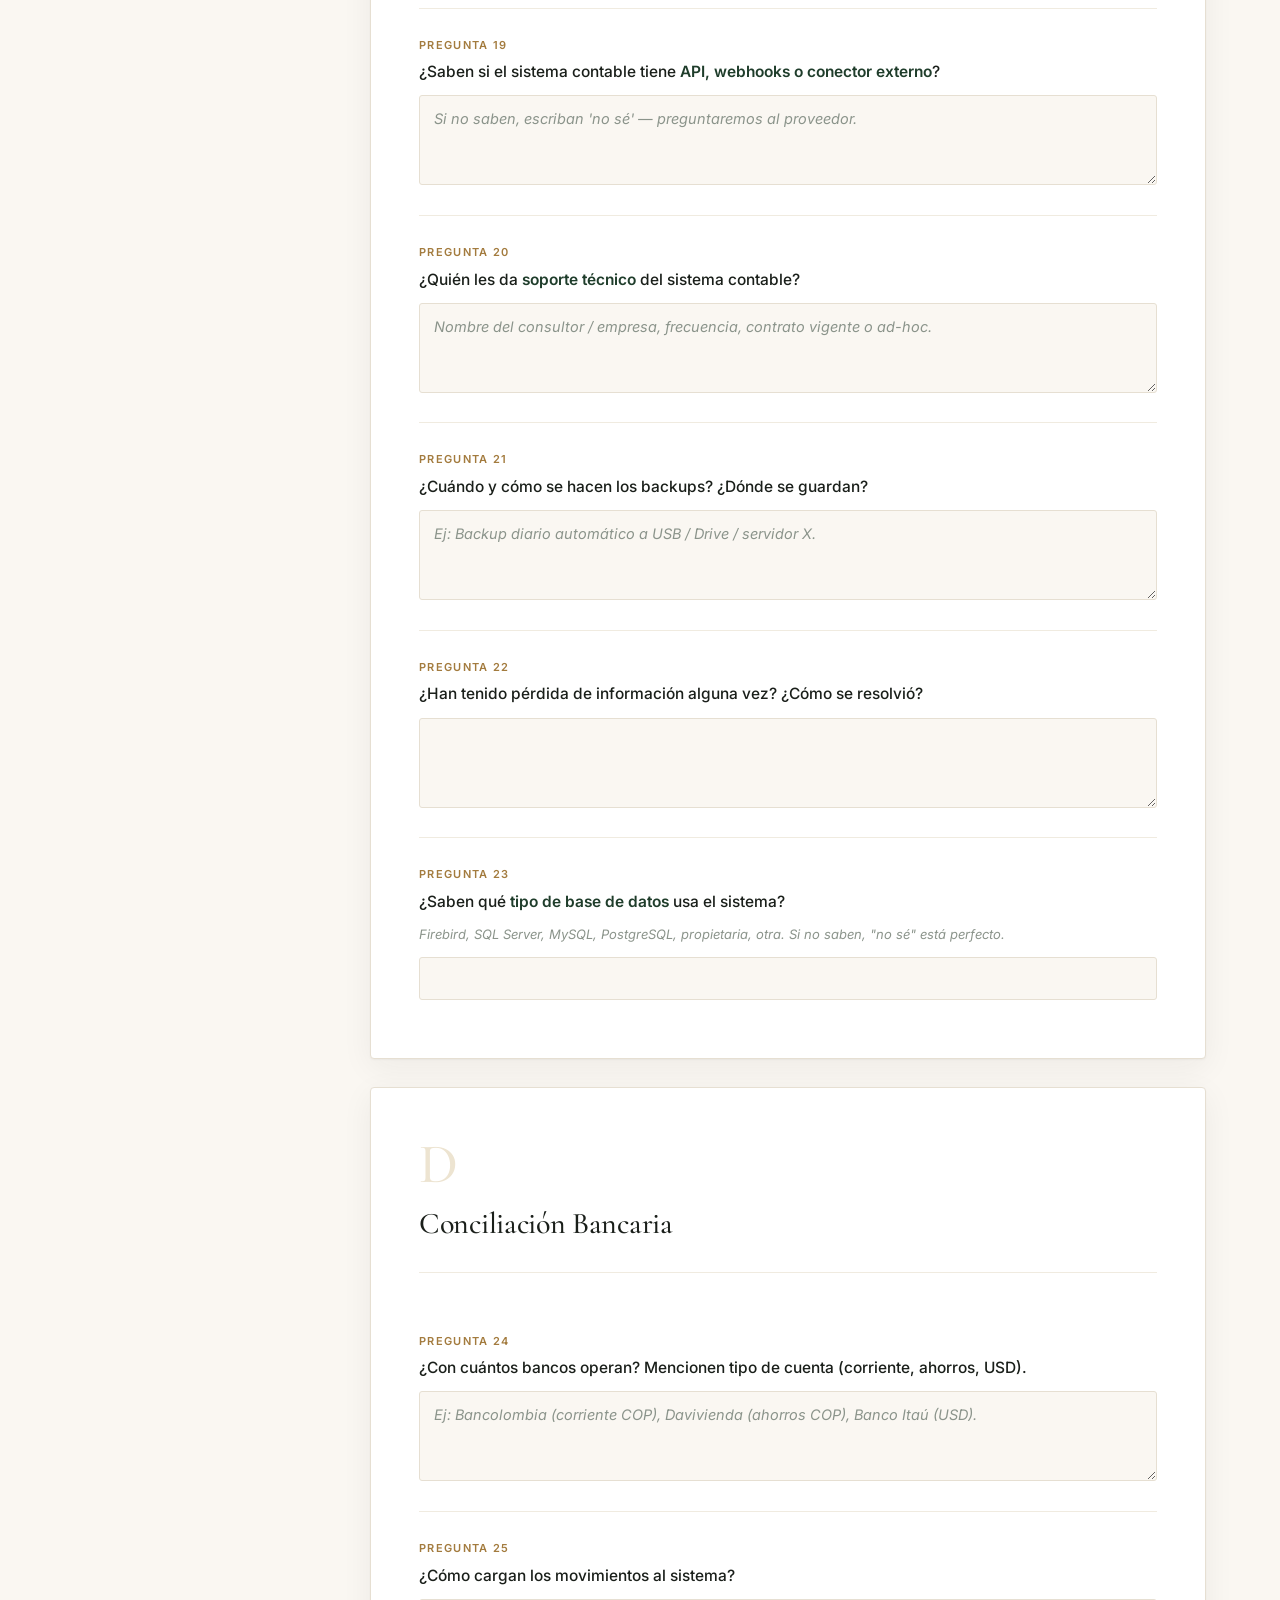
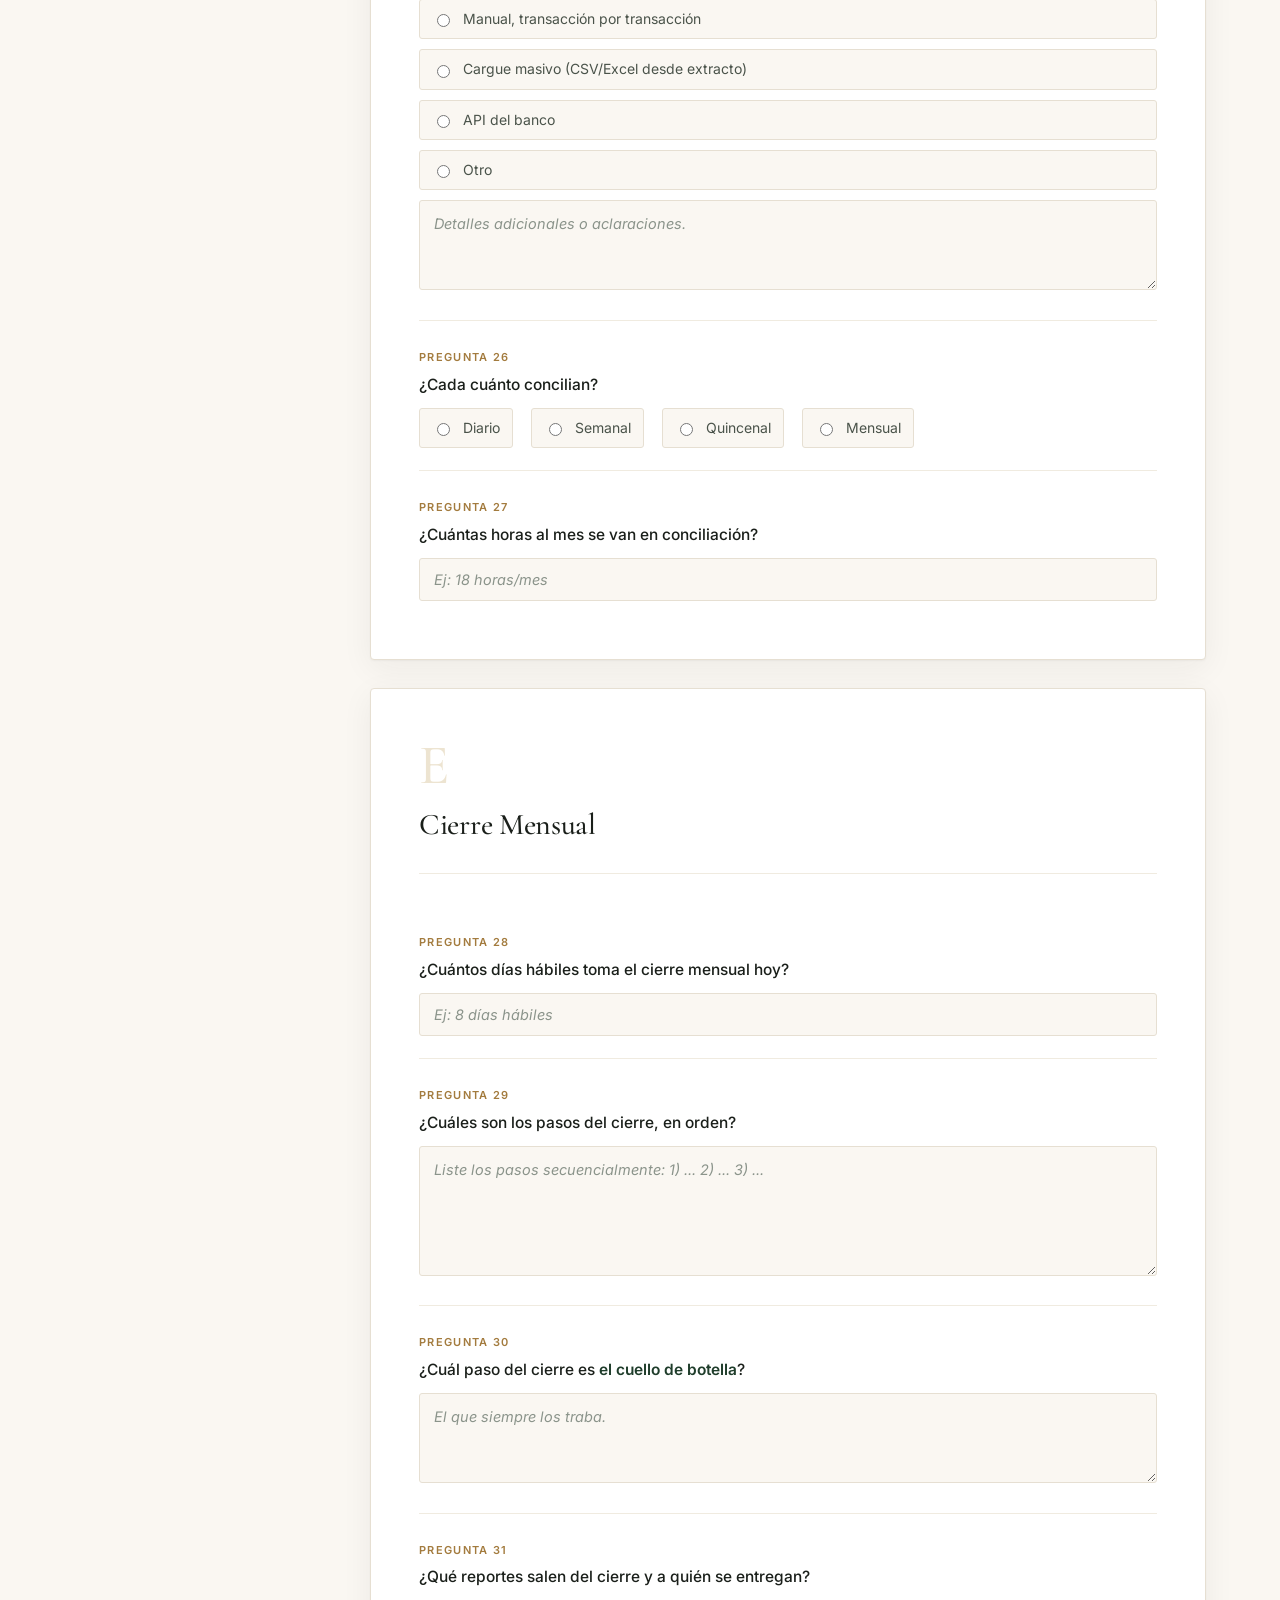
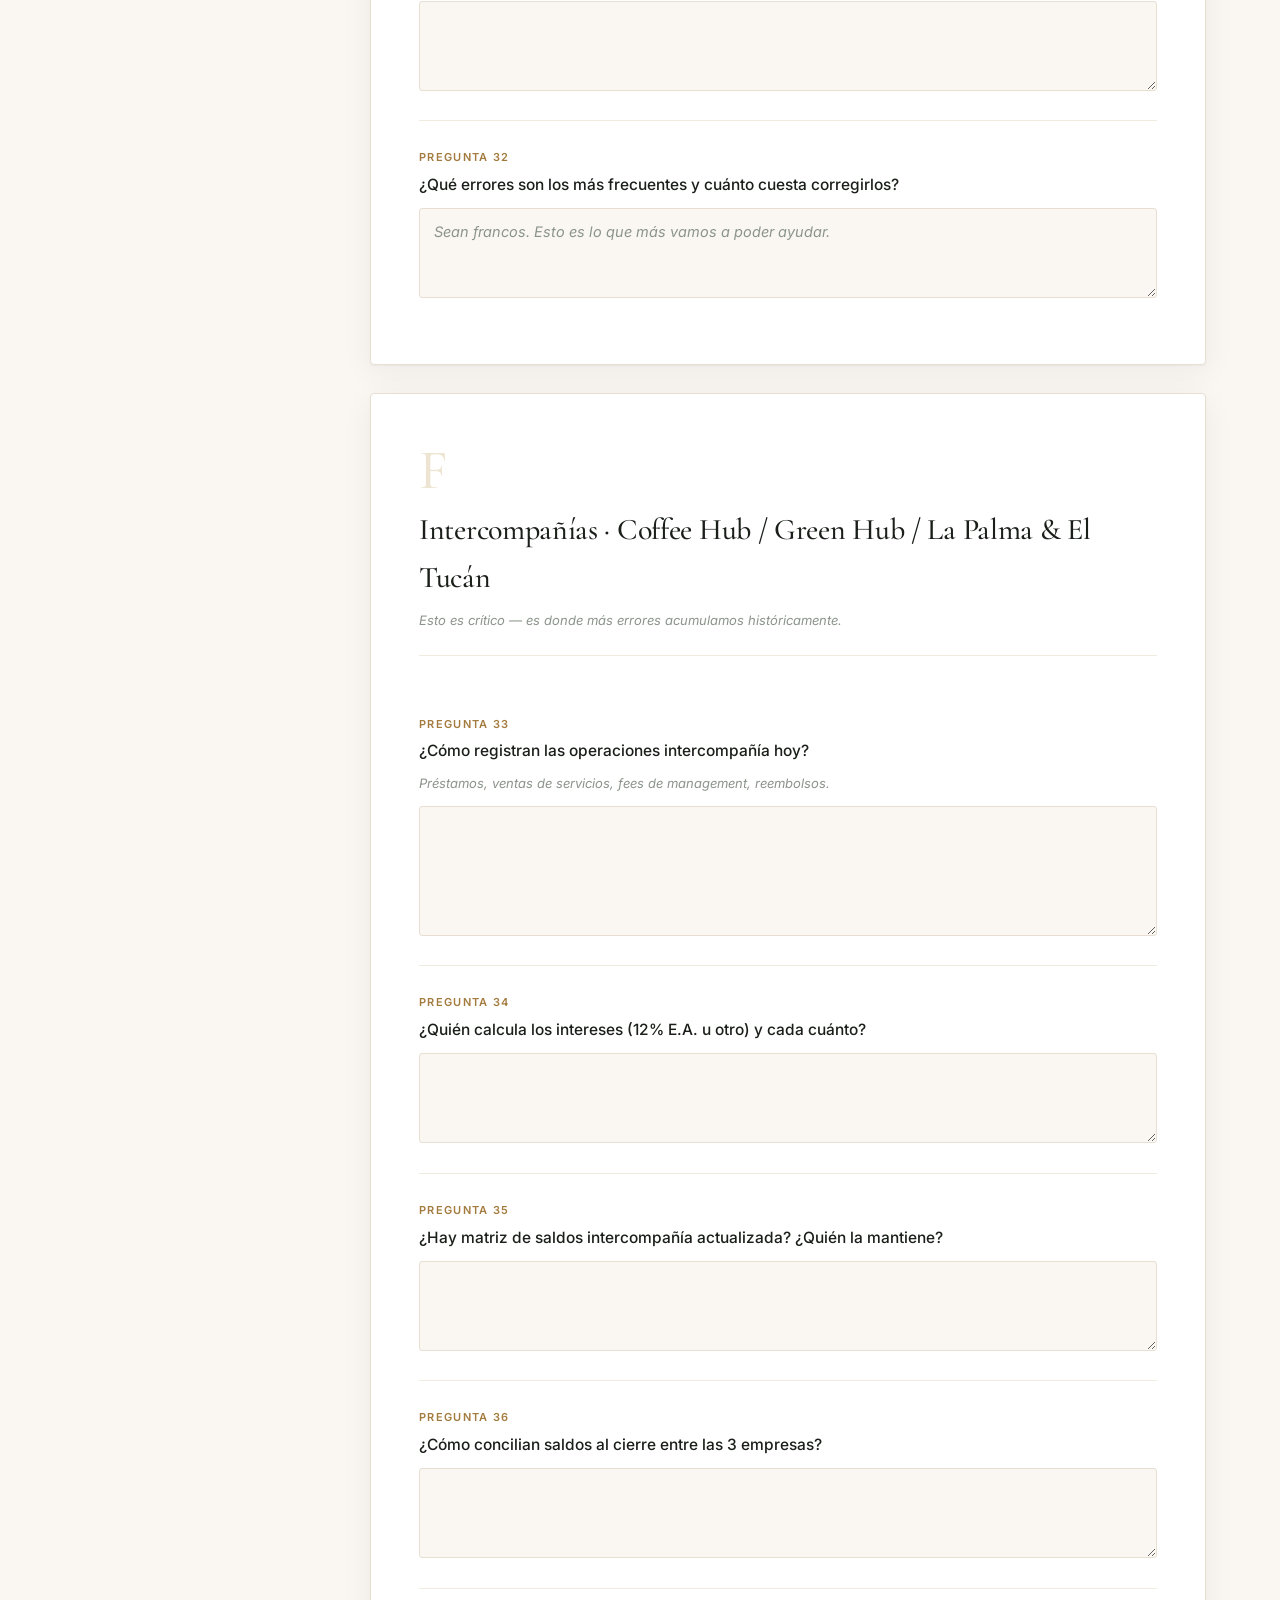
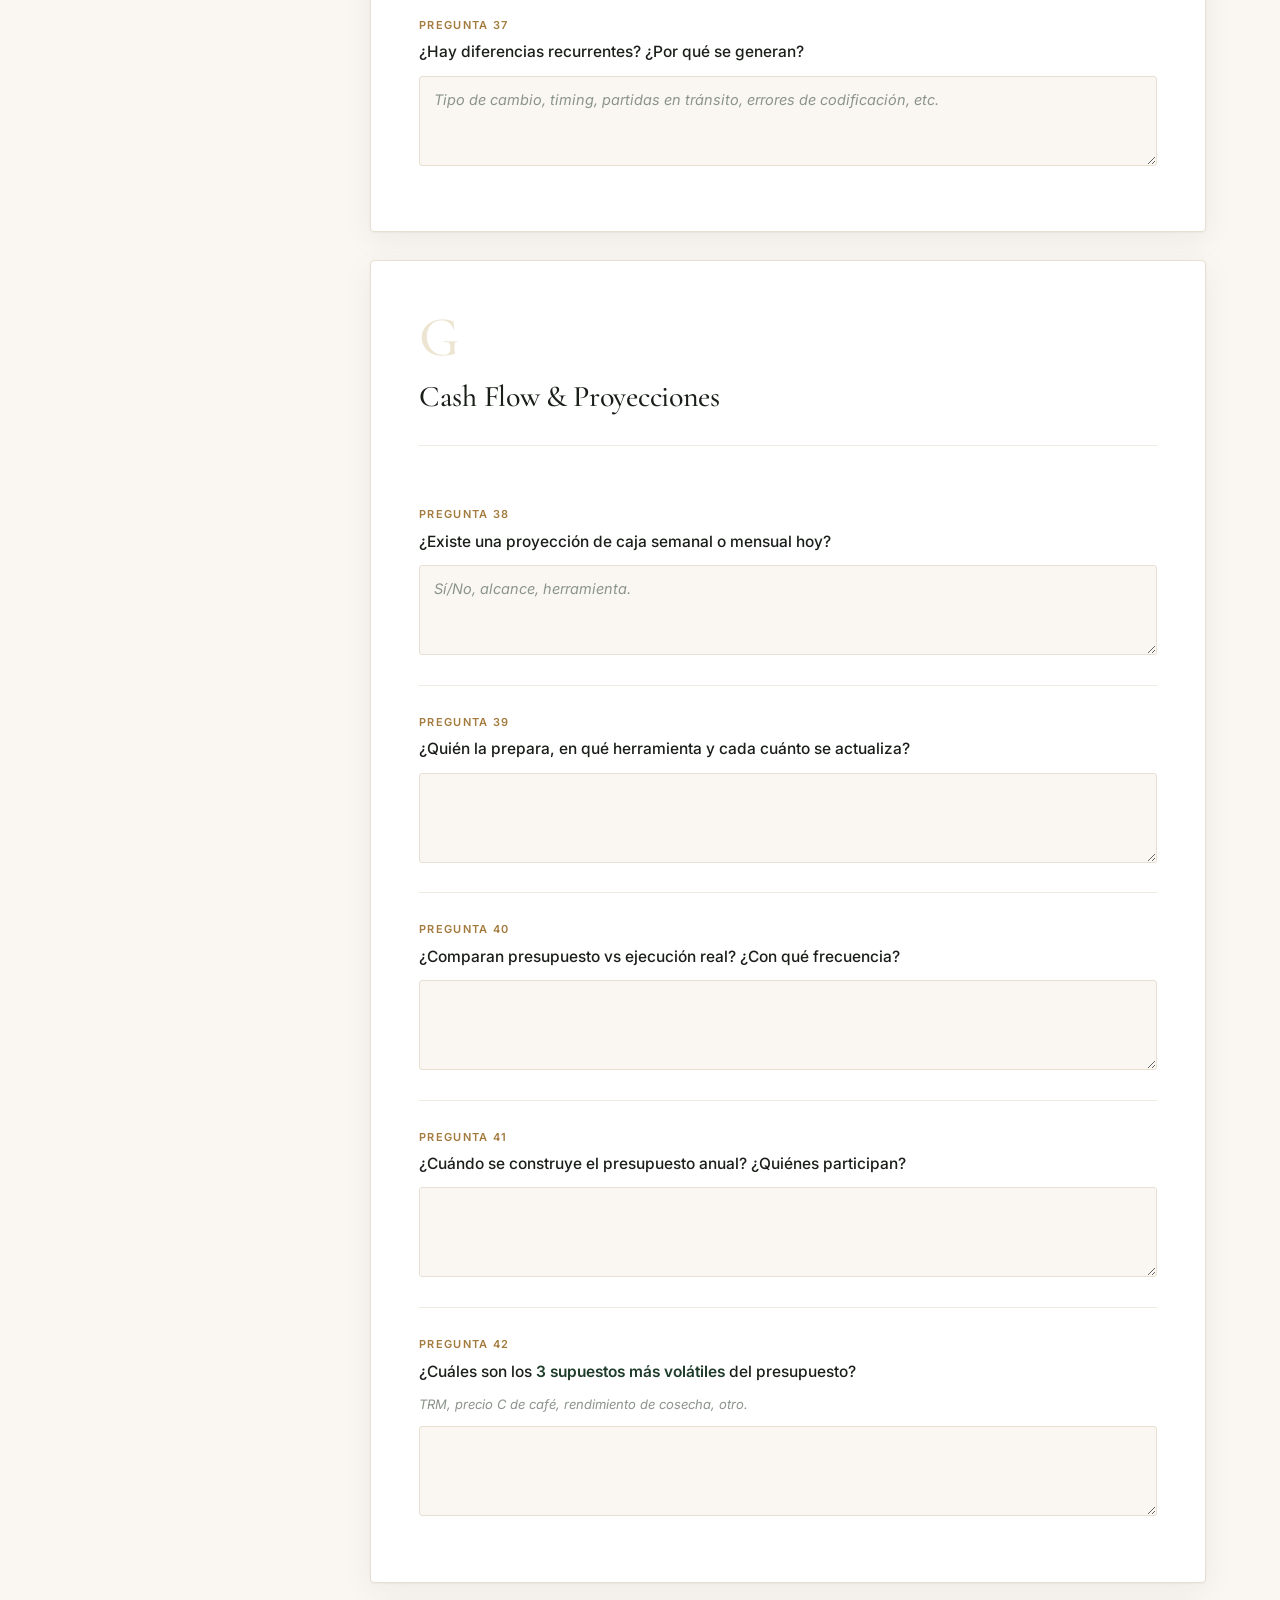
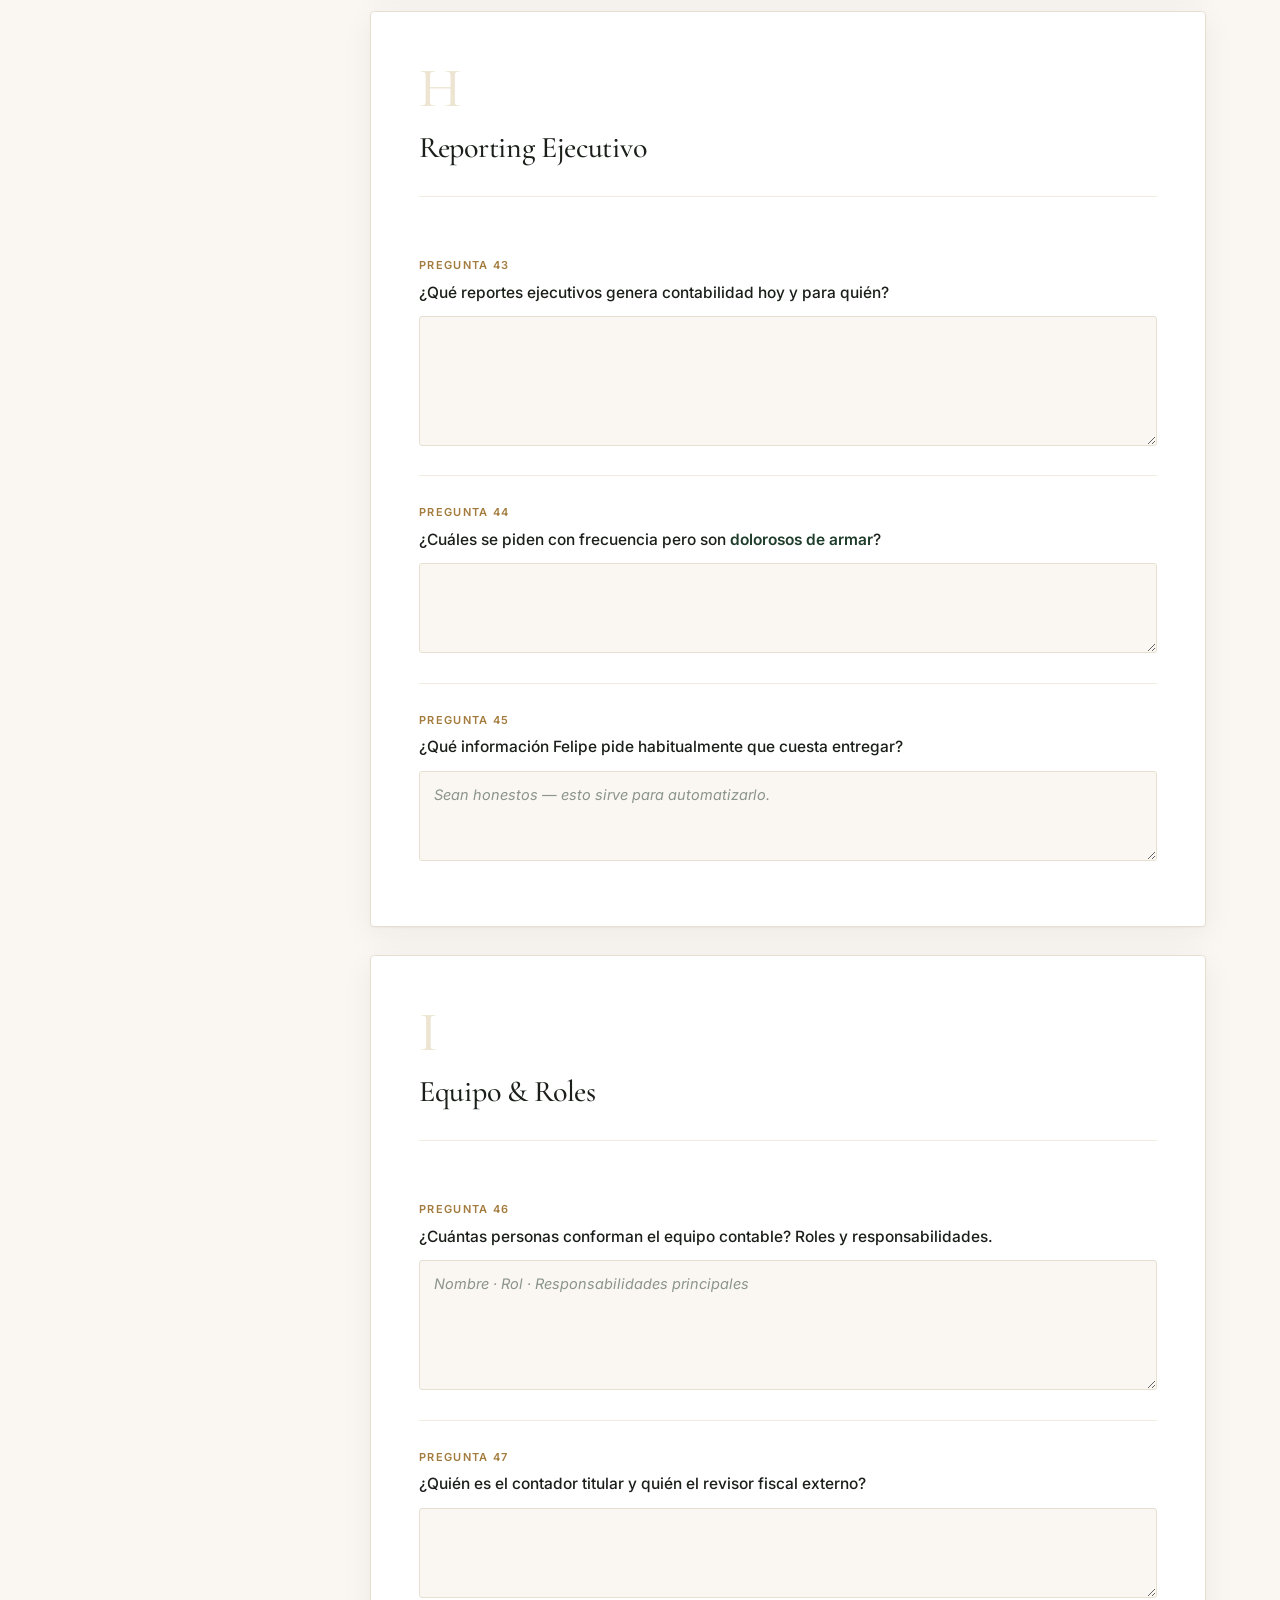
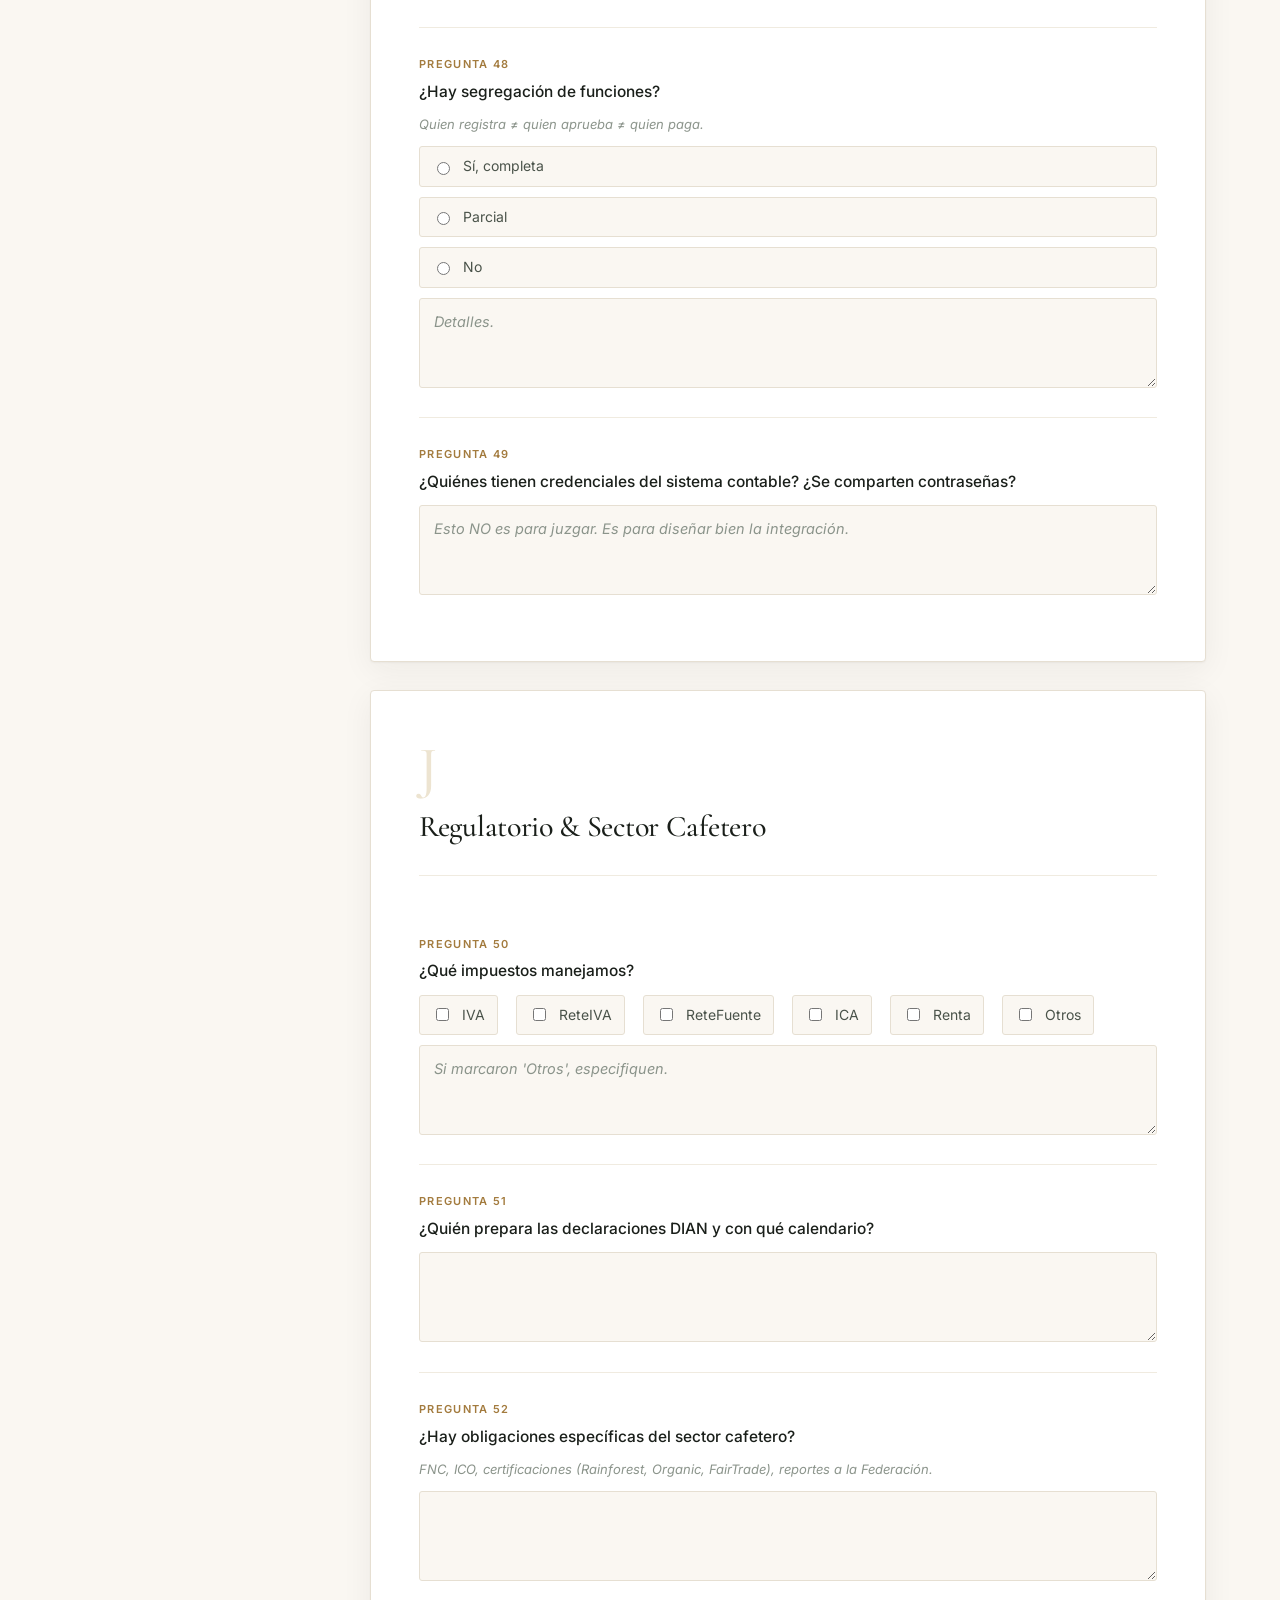
<file: contable/index.html>
<!doctype html>
<html lang="es">
<head>
<meta charset="utf-8" />
<meta name="viewport" content="width=device-width, initial-scale=1" />
<meta name="discovery-area" content="contable" />
<meta name="discovery-recipient" content="Martica + Equipo LP&T" />
<title>Discovery Contable · La Palma & El Tucán</title>
<link rel="preconnect" href="https://fonts.googleapis.com" />
<link rel="preconnect" href="https://fonts.gstatic.com" crossorigin />
<link href="https://fonts.googleapis.com/css2?family=Cormorant+Garamond:ital,wght@0,400;0,500;0,600;1,400&family=Inter:wght@400;500;600&display=swap" rel="stylesheet" />
<link rel="stylesheet" href="../assets/styles.css" />
<script src="../assets/config.js"></script>
</head>
<body>

<header class="hero">
  <div class="hero-inner">
    <div class="brand-mark">La Palma &amp; El Tucán · Discovery Contable</div>
    <h1>Antes de construir,<br><em>queremos entender.</em></h1>
    <p class="lede">Estamos diseñando un sistema de asistencia ejecutiva con IA. Antes de tocar nada, necesitamos mapear cómo trabajan ustedes hoy — para construir algo que les quite trabajo, no que se los duplique.</p>

    <div class="meta-row">
      <div><span class="k">De</span><span class="v">Felipe Sardi</span></div>
      <div><span class="k">Para</span><span class="v">Martica + Equipo Contable LP&amp;T</span></div>
      <div><span class="k">Plazo</span><span class="v">5 días hábiles</span></div>
      <div><span class="k">Tiempo estimado</span><span class="v">45–60 min</span></div>
      <div><span class="k">Confidencialidad</span><span class="v">Interno · No compartir</span></div>
    </div>

    <div class="video-block">
      <div class="video-label">Mensaje de Felipe</div>
      <div class="video-frame">
        <div class="video-placeholder">
          <div class="ico">▶</div>
          <div>Aquí va el video. Reemplaza el placeholder con un &lt;iframe src="https://www.loom.com/embed/XXX"&gt;.</div>
        </div>
      </div>
      <div class="video-note">Recomendado verlo antes de empezar a responder.</div>
    </div>
  </div>
</header>

<div class="intro">
  <div class="intro-block">
    <h2>Cómo responder bien este formulario</h2>
    <ul>
      <li><strong>No es auditoría.</strong> Es un mapa para construir mejor. Si algo está mal hoy, decirlo ayuda.</li>
      <li><strong>Sean específicos.</strong> "Depende" es válido, pero cuéntennos de qué depende.</li>
      <li><strong>Si una pregunta no aplica</strong>, escriban N/A y sigan.</li>
      <li><strong>Capturas de pantalla:</strong> si quieren ilustrar (interfaz del sistema contable, formato de un reporte, etc.), súbanlas a la carpeta de Drive (<a id="driveFolderLink" href="#" style="color:var(--ink-mute)">se les compartirá link</a>) y mencionen el archivo en la respuesta.</li>
      <li><strong>El formulario se guarda solo</strong> en este navegador. Pueden cerrar y volver mañana sin perder nada.</li>
      <li><strong>Al final</strong> hay botones para descargar PDF/JSON o enviar directo a Felipe.</li>
    </ul>
  </div>
</div>

<main>
  <nav class="toc" id="toc">
    <div class="toc-title">Secciones</div>
    <ol>
      <li><a href="#sec-a" data-target="sec-a">Facturación CxP</a></li>
      <li><a href="#sec-b" data-target="sec-b">Cobranza CxC</a></li>
      <li><a href="#sec-c" data-target="sec-c">Sistema Contable</a></li>
      <li><a href="#sec-d" data-target="sec-d">Conciliación</a></li>
      <li><a href="#sec-e" data-target="sec-e">Cierre Mensual</a></li>
      <li><a href="#sec-f" data-target="sec-f">Intercompañías</a></li>
      <li><a href="#sec-g" data-target="sec-g">Cash Flow</a></li>
      <li><a href="#sec-h" data-target="sec-h">Reporting</a></li>
      <li><a href="#sec-i" data-target="sec-i">Equipo</a></li>
      <li><a href="#sec-j" data-target="sec-j">Regulatorio</a></li>
      <li><a href="#sec-k" data-target="sec-k">Dolores Reales</a></li>
      <li><a href="#sec-files" data-target="sec-files">Archivos & Hojas</a></li>
    </ol>
    <div class="progress-pill">
      <div><span class="pct" id="pctNum">0</span><span style="font-size:12px;color:var(--ink-mute)">%</span></div>
      <div style="margin-top:4px;font-size:11px">Avance del formulario</div>
      <div class="pbar"><div id="pbarFill"></div></div>
    </div>
  </nav>

  <form id="discoveryForm" autocomplete="off">

    <!-- ===== A ===== -->
    <section class="q-section" id="sec-a">
      <div class="sec-head">
        <div class="sec-letter">A</div>
        <h2>Ciclo de Facturación · Proveedores (CxP)</h2>
        <div class="sub">Cómo entran las facturas, quién las procesa y cuánto tarda.</div>
      </div>

      <div class="q"><div class="q-num">PREGUNTA 01</div>
        <div class="q-text">¿Cuántas facturas de proveedores procesan en promedio al mes?</div>
        <input type="text" name="q01" placeholder="Ej: 120 facturas/mes" />
      </div>

      <div class="q"><div class="q-num">PREGUNTA 02</div>
        <div class="q-text">¿Cómo llegan las facturas?</div>
        <div class="q-help">Marcar todo lo que aplique.</div>
        <div class="opt-group row">
          <label class="opt"><input type="checkbox" name="q02" value="Papel físico" /> Papel físico</label>
          <label class="opt"><input type="checkbox" name="q02" value="PDF por email" /> PDF por email</label>
          <label class="opt"><input type="checkbox" name="q02" value="Plataforma DIAN" /> Plataforma DIAN</label>
          <label class="opt"><input type="checkbox" name="q02" value="WhatsApp" /> WhatsApp</label>
          <label class="opt"><input type="checkbox" name="q02" value="Otro" /> Otro</label>
        </div>
        <textarea name="q02_otro" placeholder="Si marcaron 'Otro', especifiquen…" style="margin-top:10px"></textarea>
      </div>

      <div class="q"><div class="q-num">PREGUNTA 03</div>
        <div class="q-text">¿Quién las recibe primero y cómo se distribuyen al equipo?</div>
        <textarea name="q03" placeholder="Ej: Las recibe María en facturacion@... y reenvía según sea finca, oficina o exportación."></textarea>
      </div>

      <div class="q"><div class="q-num">PREGUNTA 04</div>
        <div class="q-text">¿Cuántos días en promedio entre que llega una factura y queda registrada en el sistema contable?</div>
        <input type="text" name="q04" placeholder="Ej: 3 días hábiles" />
      </div>

      <div class="q"><div class="q-num">PREGUNTA 05</div>
        <div class="q-text">¿Hay un flujo de aprobación antes de pagar? ¿Quién aprueba qué montos?</div>
        <textarea name="q05" placeholder="Describan el flujo: quién aprueba hasta X, quién por encima, qué firma se necesita…"></textarea>
      </div>

      <div class="q"><div class="q-num">PREGUNTA 06</div>
        <div class="q-text">¿Dónde se archivan los soportes (PDFs, fotos, físicos)?</div>
        <textarea name="q06" placeholder="Ej: PDFs en Google Drive carpeta X, físicos en archivador, etc."></textarea>
      </div>

      <div class="q"><div class="q-num">PREGUNTA 07</div>
        <div class="q-text">¿Cuál es la política de plazos de pago a proveedores?</div>
        <textarea name="q07" placeholder="Ej: 30 días para insumos, contado para servicios pequeños, etc."></textarea>
      </div>
    </section>

    <!-- ===== B ===== -->
    <section class="q-section" id="sec-b">
      <div class="sec-head">
        <div class="sec-letter">B</div>
        <h2>Ciclo de Cobranza · Clientes (CxC)</h2>
        <div class="sub">Cómo facturamos, cómo cobramos, cuánto tardan en pagarnos.</div>
      </div>

      <div class="q"><div class="q-num">PREGUNTA 08</div>
        <div class="q-text">¿Cuántas facturas emiten al mes? ¿A cuántos clientes únicos?</div>
        <input type="text" name="q08" placeholder="Ej: 80 facturas/mes a 25 clientes únicos" />
      </div>

      <div class="q"><div class="q-num">PREGUNTA 09</div>
        <div class="q-text">¿Quién emite las facturas y desde dónde?</div>
        <textarea name="q09" placeholder="Persona, software, plantilla, etc."></textarea>
      </div>

      <div class="q"><div class="q-num">PREGUNTA 10</div>
        <div class="q-text">¿Hacen facturación electrónica DIAN? ¿Con qué proveedor tecnológico?</div>
        <textarea name="q10" placeholder="Ej: Sí, con Siigo / Alegra / The Factory HKA / etc."></textarea>
      </div>

      <div class="q"><div class="q-num">PREGUNTA 11</div>
        <div class="q-text">¿Cómo gestionan los cobros vencidos hoy?</div>
        <textarea name="q11" placeholder="Llamada, email, recordatorio manual, escalamiento…"></textarea>
      </div>

      <div class="q"><div class="q-num">PREGUNTA 12</div>
        <div class="q-text">¿Tienen política escrita de cartera?</div>
        <div class="q-help">Días de plazo, intereses de mora, descuentos pronto pago, etc.</div>
        <textarea name="q12"></textarea>
      </div>

      <div class="q"><div class="q-num">PREGUNTA 13</div>
        <div class="q-text">¿Cuál es el DSO promedio (días de cobro)?</div>
        <input type="text" name="q13" placeholder="Ej: 45 días" />
      </div>

      <div class="q"><div class="q-num">PREGUNTA 14</div>
        <div class="q-text">¿Hay clientes problemáticos que requieren tratamiento especial?</div>
        <textarea name="q14" placeholder="Sin nombrarlos públicamente si son sensibles — describan el patrón."></textarea>
      </div>
    </section>

    <!-- ===== C ===== -->
    <section class="q-section" id="sec-c">
      <div class="sec-head">
        <div class="sec-letter">C</div>
        <h2>Sistema Contable Actual</h2>
        <div class="sub">La sección más importante para el equipo de IA. Si no saben algo, "no sé" está perfecto.</div>
      </div>

      <div class="q"><div class="q-num">PREGUNTA 15</div>
        <div class="q-text">¿Qué <strong>software contable</strong> usan hoy?</div>
        <div class="q-help">Marquen el que aplique. Si usan más de uno, marquen todos.</div>
        <div class="opt-group row">
          <label class="opt"><input type="checkbox" name="q15_software" value="AgroWin" /> AgroWin</label>
          <label class="opt"><input type="checkbox" name="q15_software" value="Siigo" /> Siigo</label>
          <label class="opt"><input type="checkbox" name="q15_software" value="Alegra" /> Alegra</label>
          <label class="opt"><input type="checkbox" name="q15_software" value="World Office" /> World Office</label>
          <label class="opt"><input type="checkbox" name="q15_software" value="Helisa" /> Helisa</label>
          <label class="opt"><input type="checkbox" name="q15_software" value="SAP" /> SAP</label>
          <label class="opt"><input type="checkbox" name="q15_software" value="QuickBooks" /> QuickBooks</label>
          <label class="opt"><input type="checkbox" name="q15_software" value="Excel" /> Excel</label>
          <label class="opt"><input type="checkbox" name="q15_software" value="Otro" /> Otro</label>
        </div>
        <input type="text" name="q15" placeholder="Versión exacta y, si marcaron 'Otro', cuál es. Ej: AgroWin Profesional v23.4." style="margin-top:10px" />
      </div>

      <div class="q"><div class="q-num">PREGUNTA 16</div>
        <div class="q-text">¿Es instalación local en un PC, en red interna, o cloud?</div>
        <div class="opt-group">
          <label class="opt"><input type="radio" name="q16" value="Local en un PC" /> Local en un solo PC</label>
          <label class="opt"><input type="radio" name="q16" value="Red interna" /> En red interna (varios PCs lo usan)</label>
          <label class="opt"><input type="radio" name="q16" value="Cloud" /> Cloud / acceso remoto</label>
          <label class="opt"><input type="radio" name="q16" value="No sé" /> No estoy seguro</label>
        </div>
      </div>

      <div class="q"><div class="q-num">PREGUNTA 17</div>
        <div class="q-text">¿En qué máquina(s) está instalado? ¿Quién es el "DBA de facto"?</div>
        <textarea name="q17" placeholder="Ej: PC de María en oficina central; el técnico externo Juan Pérez es quien lo mantiene."></textarea>
      </div>

      <div class="q"><div class="q-num">PREGUNTA 18</div>
        <div class="q-text">¿Tiene módulo de exportación a Excel/CSV?</div>
        <div class="q-help">¿Cuáles reportes se pueden exportar? Si quieren ilustrar, suban una captura a la carpeta Drive.</div>
        <textarea name="q18"></textarea>
      </div>

      <div class="q"><div class="q-num">PREGUNTA 19</div>
        <div class="q-text">¿Saben si el sistema contable tiene <strong>API, webhooks o conector externo</strong>?</div>
        <textarea name="q19" placeholder="Si no saben, escriban 'no sé' — preguntaremos al proveedor."></textarea>
      </div>

      <div class="q"><div class="q-num">PREGUNTA 20</div>
        <div class="q-text">¿Quién les da <strong>soporte técnico</strong> del sistema contable?</div>
        <textarea name="q20" placeholder="Nombre del consultor / empresa, frecuencia, contrato vigente o ad-hoc."></textarea>
      </div>

      <div class="q"><div class="q-num">PREGUNTA 21</div>
        <div class="q-text">¿Cuándo y cómo se hacen los backups? ¿Dónde se guardan?</div>
        <textarea name="q21" placeholder="Ej: Backup diario automático a USB / Drive / servidor X."></textarea>
      </div>

      <div class="q"><div class="q-num">PREGUNTA 22</div>
        <div class="q-text">¿Han tenido pérdida de información alguna vez? ¿Cómo se resolvió?</div>
        <textarea name="q22"></textarea>
      </div>

      <div class="q"><div class="q-num">PREGUNTA 23</div>
        <div class="q-text">¿Saben qué <strong>tipo de base de datos</strong> usa el sistema?</div>
        <div class="q-help">Firebird, SQL Server, MySQL, PostgreSQL, propietaria, otra. Si no saben, "no sé" está perfecto.</div>
        <input type="text" name="q23" />
      </div>
    </section>

    <!-- ===== D ===== -->
    <section class="q-section" id="sec-d">
      <div class="sec-head">
        <div class="sec-letter">D</div>
        <h2>Conciliación Bancaria</h2>
      </div>

      <div class="q"><div class="q-num">PREGUNTA 24</div>
        <div class="q-text">¿Con cuántos bancos operan? Mencionen tipo de cuenta (corriente, ahorros, USD).</div>
        <textarea name="q24" placeholder="Ej: Bancolombia (corriente COP), Davivienda (ahorros COP), Banco Itaú (USD)."></textarea>
      </div>

      <div class="q"><div class="q-num">PREGUNTA 25</div>
        <div class="q-text">¿Cómo cargan los movimientos al sistema?</div>
        <div class="opt-group">
          <label class="opt"><input type="radio" name="q25" value="Manual" /> Manual, transacción por transacción</label>
          <label class="opt"><input type="radio" name="q25" value="Cargue masivo" /> Cargue masivo (CSV/Excel desde extracto)</label>
          <label class="opt"><input type="radio" name="q25" value="API banco" /> API del banco</label>
          <label class="opt"><input type="radio" name="q25" value="Otro" /> Otro</label>
        </div>
        <textarea name="q25_detalle" placeholder="Detalles adicionales o aclaraciones." style="margin-top:10px"></textarea>
      </div>

      <div class="q"><div class="q-num">PREGUNTA 26</div>
        <div class="q-text">¿Cada cuánto concilian?</div>
        <div class="opt-group row">
          <label class="opt"><input type="radio" name="q26" value="Diario" /> Diario</label>
          <label class="opt"><input type="radio" name="q26" value="Semanal" /> Semanal</label>
          <label class="opt"><input type="radio" name="q26" value="Quincenal" /> Quincenal</label>
          <label class="opt"><input type="radio" name="q26" value="Mensual" /> Mensual</label>
        </div>
      </div>

      <div class="q"><div class="q-num">PREGUNTA 27</div>
        <div class="q-text">¿Cuántas horas al mes se van en conciliación?</div>
        <input type="text" name="q27" placeholder="Ej: 18 horas/mes" />
      </div>
    </section>

    <!-- ===== E ===== -->
    <section class="q-section" id="sec-e">
      <div class="sec-head">
        <div class="sec-letter">E</div>
        <h2>Cierre Mensual</h2>
      </div>

      <div class="q"><div class="q-num">PREGUNTA 28</div>
        <div class="q-text">¿Cuántos días hábiles toma el cierre mensual hoy?</div>
        <input type="text" name="q28" placeholder="Ej: 8 días hábiles" />
      </div>

      <div class="q"><div class="q-num">PREGUNTA 29</div>
        <div class="q-text">¿Cuáles son los pasos del cierre, en orden?</div>
        <textarea class="tall" name="q29" placeholder="Liste los pasos secuencialmente: 1) ... 2) ... 3) ..."></textarea>
      </div>

      <div class="q"><div class="q-num">PREGUNTA 30</div>
        <div class="q-text">¿Cuál paso del cierre es <strong>el cuello de botella</strong>?</div>
        <textarea name="q30" placeholder="El que siempre los traba."></textarea>
      </div>

      <div class="q"><div class="q-num">PREGUNTA 31</div>
        <div class="q-text">¿Qué reportes salen del cierre y a quién se entregan?</div>
        <textarea name="q31"></textarea>
      </div>

      <div class="q"><div class="q-num">PREGUNTA 32</div>
        <div class="q-text">¿Qué errores son los más frecuentes y cuánto cuesta corregirlos?</div>
        <textarea name="q32" placeholder="Sean francos. Esto es lo que más vamos a poder ayudar."></textarea>
      </div>
    </section>

    <!-- ===== F ===== -->
    <section class="q-section" id="sec-f">
      <div class="sec-head">
        <div class="sec-letter">F</div>
        <h2>Intercompañías · Coffee Hub / Green Hub / La Palma & El Tucán</h2>
        <div class="sub">Esto es crítico — es donde más errores acumulamos históricamente.</div>
      </div>

      <div class="q"><div class="q-num">PREGUNTA 33</div>
        <div class="q-text">¿Cómo registran las operaciones intercompañía hoy?</div>
        <div class="q-help">Préstamos, ventas de servicios, fees de management, reembolsos.</div>
        <textarea class="tall" name="q33"></textarea>
      </div>

      <div class="q"><div class="q-num">PREGUNTA 34</div>
        <div class="q-text">¿Quién calcula los intereses (12% E.A. u otro) y cada cuánto?</div>
        <textarea name="q34"></textarea>
      </div>

      <div class="q"><div class="q-num">PREGUNTA 35</div>
        <div class="q-text">¿Hay matriz de saldos intercompañía actualizada? ¿Quién la mantiene?</div>
        <textarea name="q35"></textarea>
      </div>

      <div class="q"><div class="q-num">PREGUNTA 36</div>
        <div class="q-text">¿Cómo concilian saldos al cierre entre las 3 empresas?</div>
        <textarea name="q36"></textarea>
      </div>

      <div class="q"><div class="q-num">PREGUNTA 37</div>
        <div class="q-text">¿Hay diferencias recurrentes? ¿Por qué se generan?</div>
        <textarea name="q37" placeholder="Tipo de cambio, timing, partidas en tránsito, errores de codificación, etc."></textarea>
      </div>
    </section>

    <!-- ===== G ===== -->
    <section class="q-section" id="sec-g">
      <div class="sec-head">
        <div class="sec-letter">G</div>
        <h2>Cash Flow & Proyecciones</h2>
      </div>

      <div class="q"><div class="q-num">PREGUNTA 38</div>
        <div class="q-text">¿Existe una proyección de caja semanal o mensual hoy?</div>
        <textarea name="q38" placeholder="Sí/No, alcance, herramienta."></textarea>
      </div>

      <div class="q"><div class="q-num">PREGUNTA 39</div>
        <div class="q-text">¿Quién la prepara, en qué herramienta y cada cuánto se actualiza?</div>
        <textarea name="q39"></textarea>
      </div>

      <div class="q"><div class="q-num">PREGUNTA 40</div>
        <div class="q-text">¿Comparan presupuesto vs ejecución real? ¿Con qué frecuencia?</div>
        <textarea name="q40"></textarea>
      </div>

      <div class="q"><div class="q-num">PREGUNTA 41</div>
        <div class="q-text">¿Cuándo se construye el presupuesto anual? ¿Quiénes participan?</div>
        <textarea name="q41"></textarea>
      </div>

      <div class="q"><div class="q-num">PREGUNTA 42</div>
        <div class="q-text">¿Cuáles son los <strong>3 supuestos más volátiles</strong> del presupuesto?</div>
        <div class="q-help">TRM, precio C de café, rendimiento de cosecha, otro.</div>
        <textarea name="q42"></textarea>
      </div>
    </section>

    <!-- ===== H ===== -->
    <section class="q-section" id="sec-h">
      <div class="sec-head">
        <div class="sec-letter">H</div>
        <h2>Reporting Ejecutivo</h2>
      </div>

      <div class="q"><div class="q-num">PREGUNTA 43</div>
        <div class="q-text">¿Qué reportes ejecutivos genera contabilidad hoy y para quién?</div>
        <textarea class="tall" name="q43"></textarea>
      </div>

      <div class="q"><div class="q-num">PREGUNTA 44</div>
        <div class="q-text">¿Cuáles se piden con frecuencia pero son <strong>dolorosos de armar</strong>?</div>
        <textarea name="q44"></textarea>
      </div>

      <div class="q"><div class="q-num">PREGUNTA 45</div>
        <div class="q-text">¿Qué información Felipe pide habitualmente que cuesta entregar?</div>
        <textarea name="q45" placeholder="Sean honestos — esto sirve para automatizarlo."></textarea>
      </div>
    </section>

    <!-- ===== I ===== -->
    <section class="q-section" id="sec-i">
      <div class="sec-head">
        <div class="sec-letter">I</div>
        <h2>Equipo & Roles</h2>
      </div>

      <div class="q"><div class="q-num">PREGUNTA 46</div>
        <div class="q-text">¿Cuántas personas conforman el equipo contable? Roles y responsabilidades.</div>
        <textarea class="tall" name="q46" placeholder="Nombre · Rol · Responsabilidades principales"></textarea>
      </div>

      <div class="q"><div class="q-num">PREGUNTA 47</div>
        <div class="q-text">¿Quién es el contador titular y quién el revisor fiscal externo?</div>
        <textarea name="q47"></textarea>
      </div>

      <div class="q"><div class="q-num">PREGUNTA 48</div>
        <div class="q-text">¿Hay segregación de funciones?</div>
        <div class="q-help">Quien registra ≠ quien aprueba ≠ quien paga.</div>
        <div class="opt-group">
          <label class="opt"><input type="radio" name="q48" value="Sí, completa" /> Sí, completa</label>
          <label class="opt"><input type="radio" name="q48" value="Parcial" /> Parcial</label>
          <label class="opt"><input type="radio" name="q48" value="No" /> No</label>
        </div>
        <textarea name="q48_detalle" placeholder="Detalles." style="margin-top:10px"></textarea>
      </div>

      <div class="q"><div class="q-num">PREGUNTA 49</div>
        <div class="q-text">¿Quiénes tienen credenciales del sistema contable? ¿Se comparten contraseñas?</div>
        <textarea name="q49" placeholder="Esto NO es para juzgar. Es para diseñar bien la integración."></textarea>
      </div>
    </section>

    <!-- ===== J ===== -->
    <section class="q-section" id="sec-j">
      <div class="sec-head">
        <div class="sec-letter">J</div>
        <h2>Regulatorio & Sector Cafetero</h2>
      </div>

      <div class="q"><div class="q-num">PREGUNTA 50</div>
        <div class="q-text">¿Qué impuestos manejamos?</div>
        <div class="opt-group row">
          <label class="opt"><input type="checkbox" name="q50" value="IVA" /> IVA</label>
          <label class="opt"><input type="checkbox" name="q50" value="ReteIVA" /> ReteIVA</label>
          <label class="opt"><input type="checkbox" name="q50" value="ReteFuente" /> ReteFuente</label>
          <label class="opt"><input type="checkbox" name="q50" value="ICA" /> ICA</label>
          <label class="opt"><input type="checkbox" name="q50" value="Renta" /> Renta</label>
          <label class="opt"><input type="checkbox" name="q50" value="Otros" /> Otros</label>
        </div>
        <textarea name="q50_otros" placeholder="Si marcaron 'Otros', especifiquen." style="margin-top:10px"></textarea>
      </div>

      <div class="q"><div class="q-num">PREGUNTA 51</div>
        <div class="q-text">¿Quién prepara las declaraciones DIAN y con qué calendario?</div>
        <textarea name="q51"></textarea>
      </div>

      <div class="q"><div class="q-num">PREGUNTA 52</div>
        <div class="q-text">¿Hay obligaciones específicas del sector cafetero?</div>
        <div class="q-help">FNC, ICO, certificaciones (Rainforest, Organic, FairTrade), reportes a la Federación.</div>
        <textarea name="q52"></textarea>
      </div>

      <div class="q"><div class="q-num">PREGUNTA 53</div>
        <div class="q-text">¿Tenemos exportaciones? ¿Quién maneja DEX, certificados de origen, reintegros?</div>
        <textarea name="q53"></textarea>
      </div>
    </section>

    <!-- ===== K ===== -->
    <section class="q-section" id="sec-k">
      <div class="sec-head">
        <div class="sec-letter">K</div>
        <h2>Dolores Reales</h2>
        <div class="sub">La parte más importante. Sean directos.</div>
      </div>

      <div class="q"><div class="q-num">PREGUNTA 54</div>
        <div class="q-text">Si pudieran <strong>eliminar 3 tareas</strong> que hacen cada semana sin que pase nada malo, ¿cuáles serían?</div>
        <textarea class="tall" name="q54"></textarea>
      </div>

      <div class="q"><div class="q-num">PREGUNTA 55</div>
        <div class="q-text">¿Qué información les piden que <strong>no tienen forma fácil de generar</strong>?</div>
        <textarea class="tall" name="q55"></textarea>
      </div>

      <div class="q"><div class="q-num">PREGUNTA 56</div>
        <div class="q-text">¿Qué les preocupa que un sistema con IA pudiera <strong>hacer mal</strong>?</div>
        <textarea class="tall" name="q56" placeholder="Honestidad total. Vamos a diseñar pensando en estos riesgos."></textarea>
      </div>
    </section>

    <!-- ===== ARCHIVOS ===== -->
    <section class="q-section" id="sec-files">
      <div class="sec-head">
        <div class="sec-letter">L</div>
        <h2>Archivos y Hojas de Cálculo</h2>
        <div class="sub">Lista los archivos importantes que usan hoy. Si manejan 45 archivos, listen los principales (~10–15) — el resto lo hablamos después.</div>
      </div>

      <div class="q">
        <div class="q-num">CÓMO LLENAR</div>
        <div class="q-text">Click en <strong>"+ Agregar archivo"</strong> abajo y llenen los datos de cada archivo. Para cada uno lo crítico: <strong>nombre, ubicación y descripción</strong>. Esto permite después mapearlo cuando vayamos a integrar.</div>
      </div>

      <div id="filesList"></div>
      <button type="button" class="btn-add-file" id="btnAddFile">+ Agregar archivo</button>
    </section>

    <!-- ===== COMENTARIOS GENERALES ===== -->
    <div class="signature" style="border-left:3px solid var(--gold)">
      <h3>Comentarios generales <span style="font-size:13px;color:var(--ink-mute);font-weight:400;font-style:italic">(opcional)</span></h3>
      <p style="color:var(--ink-soft);font-size:14.5px;margin:-8px 0 16px">Cualquier cosa que quieran añadir y no encajó en las preguntas anteriores. Sugerencias, ideas, dudas, contexto, lo que sea.</p>
      <textarea name="comentarios_generales" class="tall" placeholder="Opcional, pero muy valioso."></textarea>
    </div>

    <!-- ===== SIGNATURE ===== -->
    <div class="signature">
      <h3>Firma del responsable</h3>
      <div class="sig-grid">
        <div><label>Nombre completo</label><input type="text" name="firma_nombre" placeholder="Quien lidera la respuesta" /></div>
        <div><label>Rol</label><input type="text" name="firma_rol" /></div>
        <div><label>Email</label><input type="email" name="firma_email" /></div>
        <div><label>Fecha</label><input type="text" name="firma_fecha" id="firmaFecha" /></div>
      </div>
      <div style="margin-top:18px">
        <label style="font-size:11px;letter-spacing:.12em;text-transform:uppercase;color:var(--ink-mute)">Otros que ayudaron a responder</label>
        <textarea name="firma_otros" placeholder="Nombres y roles de quienes contribuyeron."></textarea>
      </div>
    </div>

    <div class="submit-bar">
      <div class="left">
        <h3>Listos para enviar.</h3>
        <p>Descarguen el PDF para revisar internamente, o envíen directo a Felipe.</p>
      </div>
      <div class="actions">
        <button type="button" class="btn ghost" id="btnDownload">↓ Descargar JSON</button>
        <button type="button" class="btn ghost" id="btnPdf">⌘ Imprimir / PDF</button>
        <button type="button" class="btn" id="btnSend">→ Enviar a Felipe</button>
      </div>
    </div>

  </form>
</main>

<footer>
  <div class="div"></div>
  La Palma & El Tucán · Discovery Contable · Construido con cuidado · 2026
</footer>

<div class="save-toast" id="saveToast"><span class="dot"></span>Guardado</div>

<script src="../assets/form.js"></script>
</body>
</html>
</file>
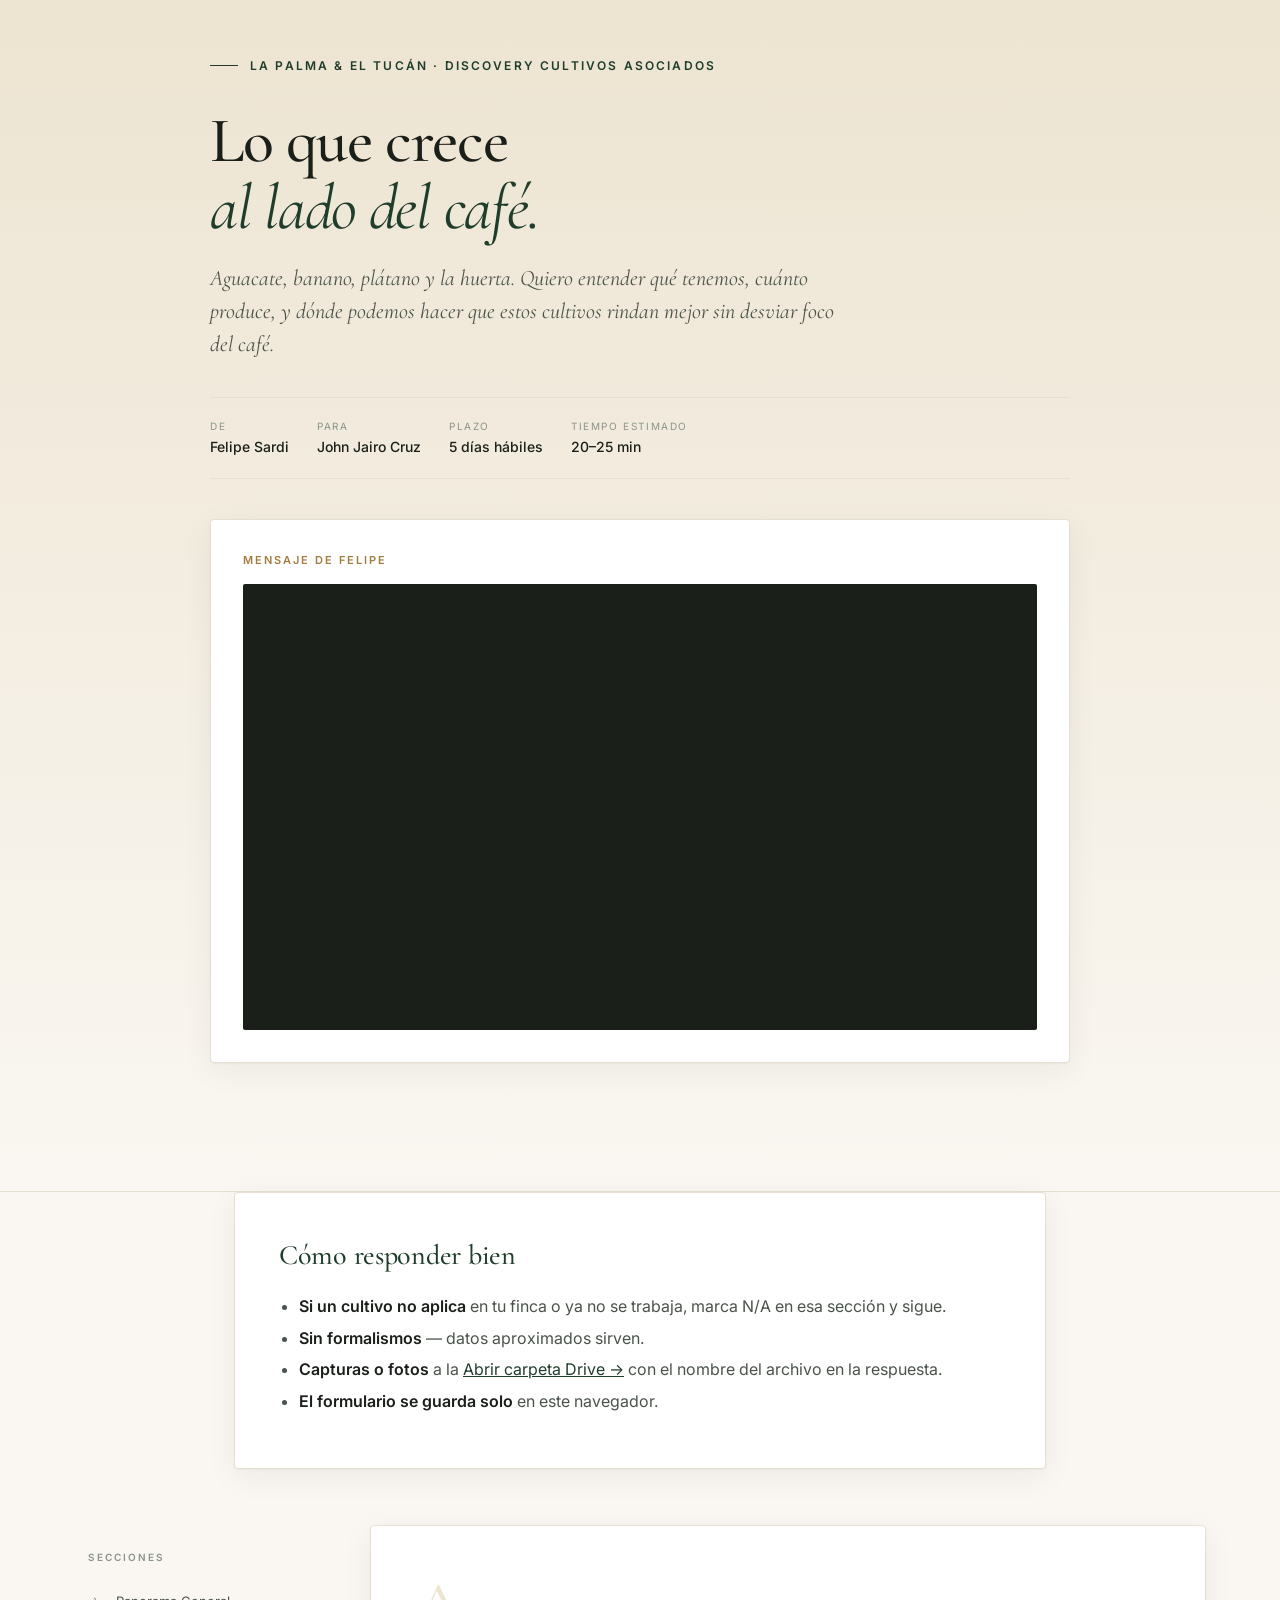
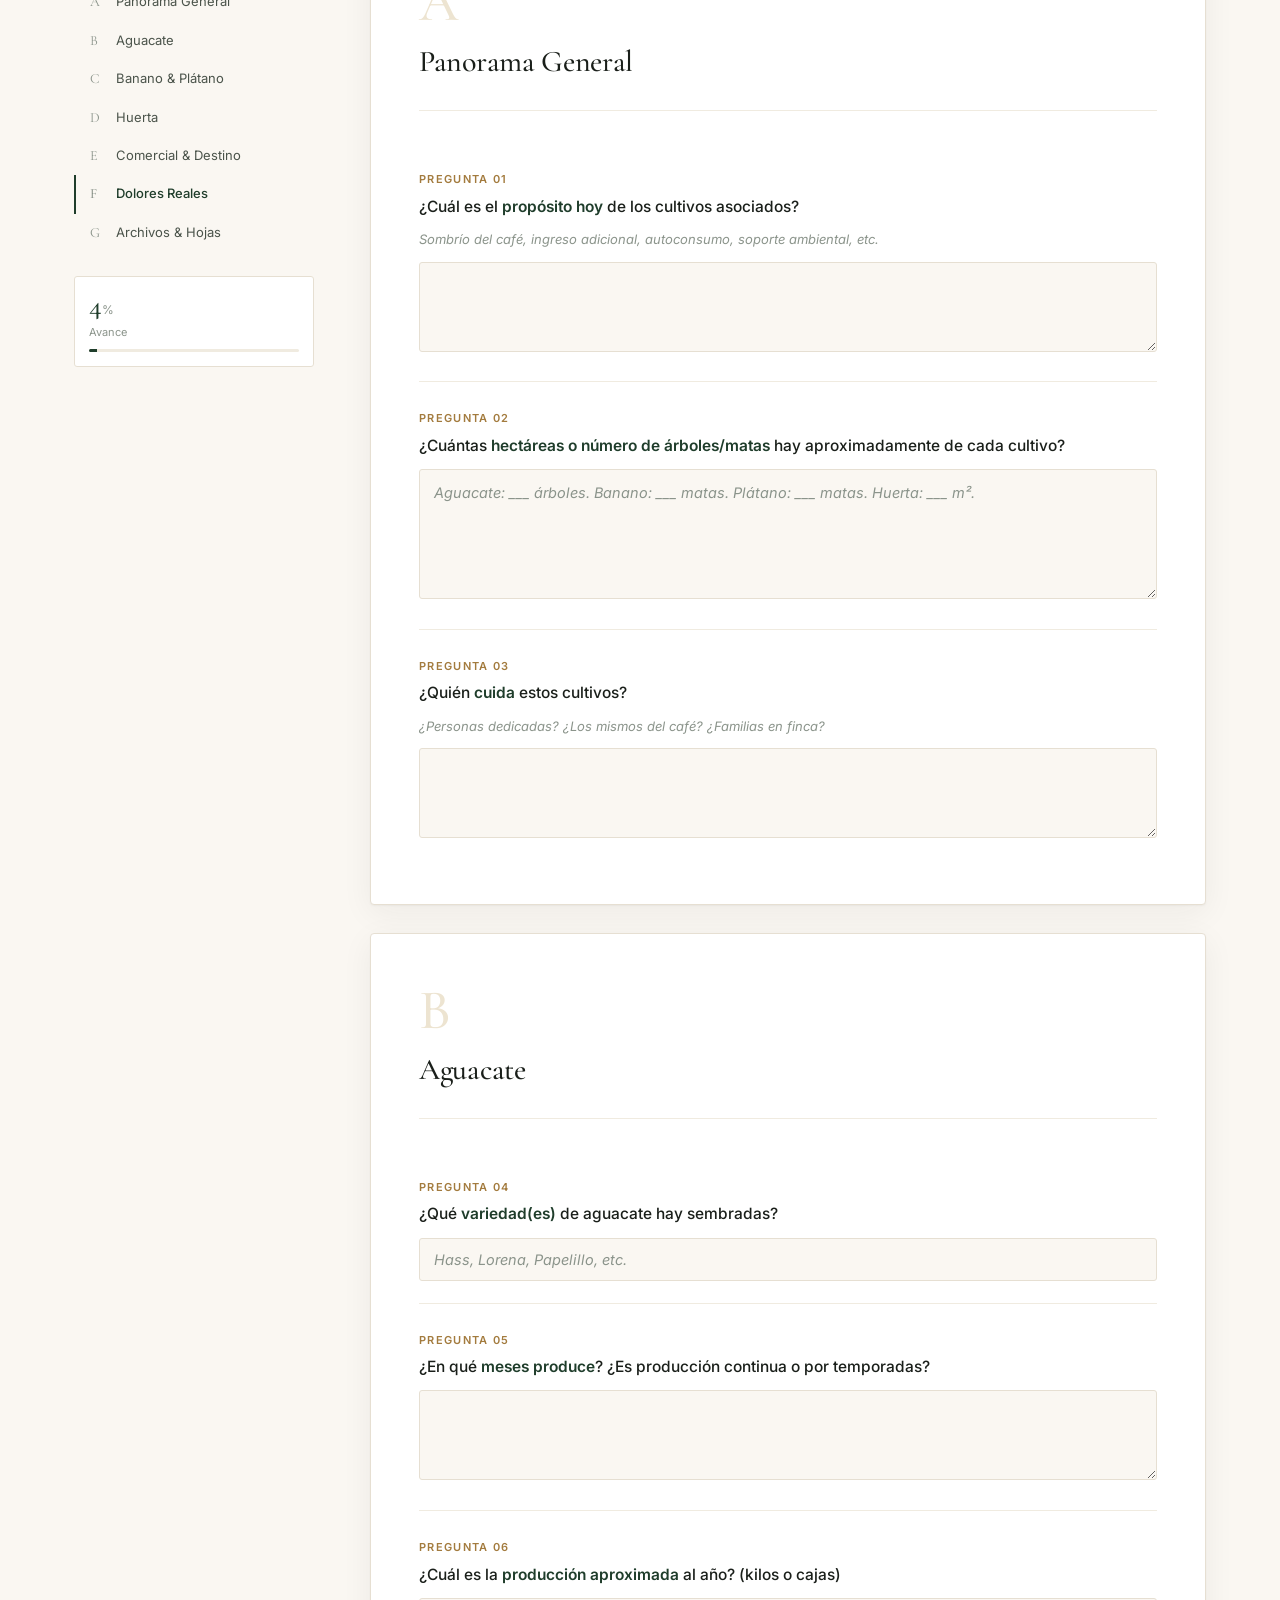
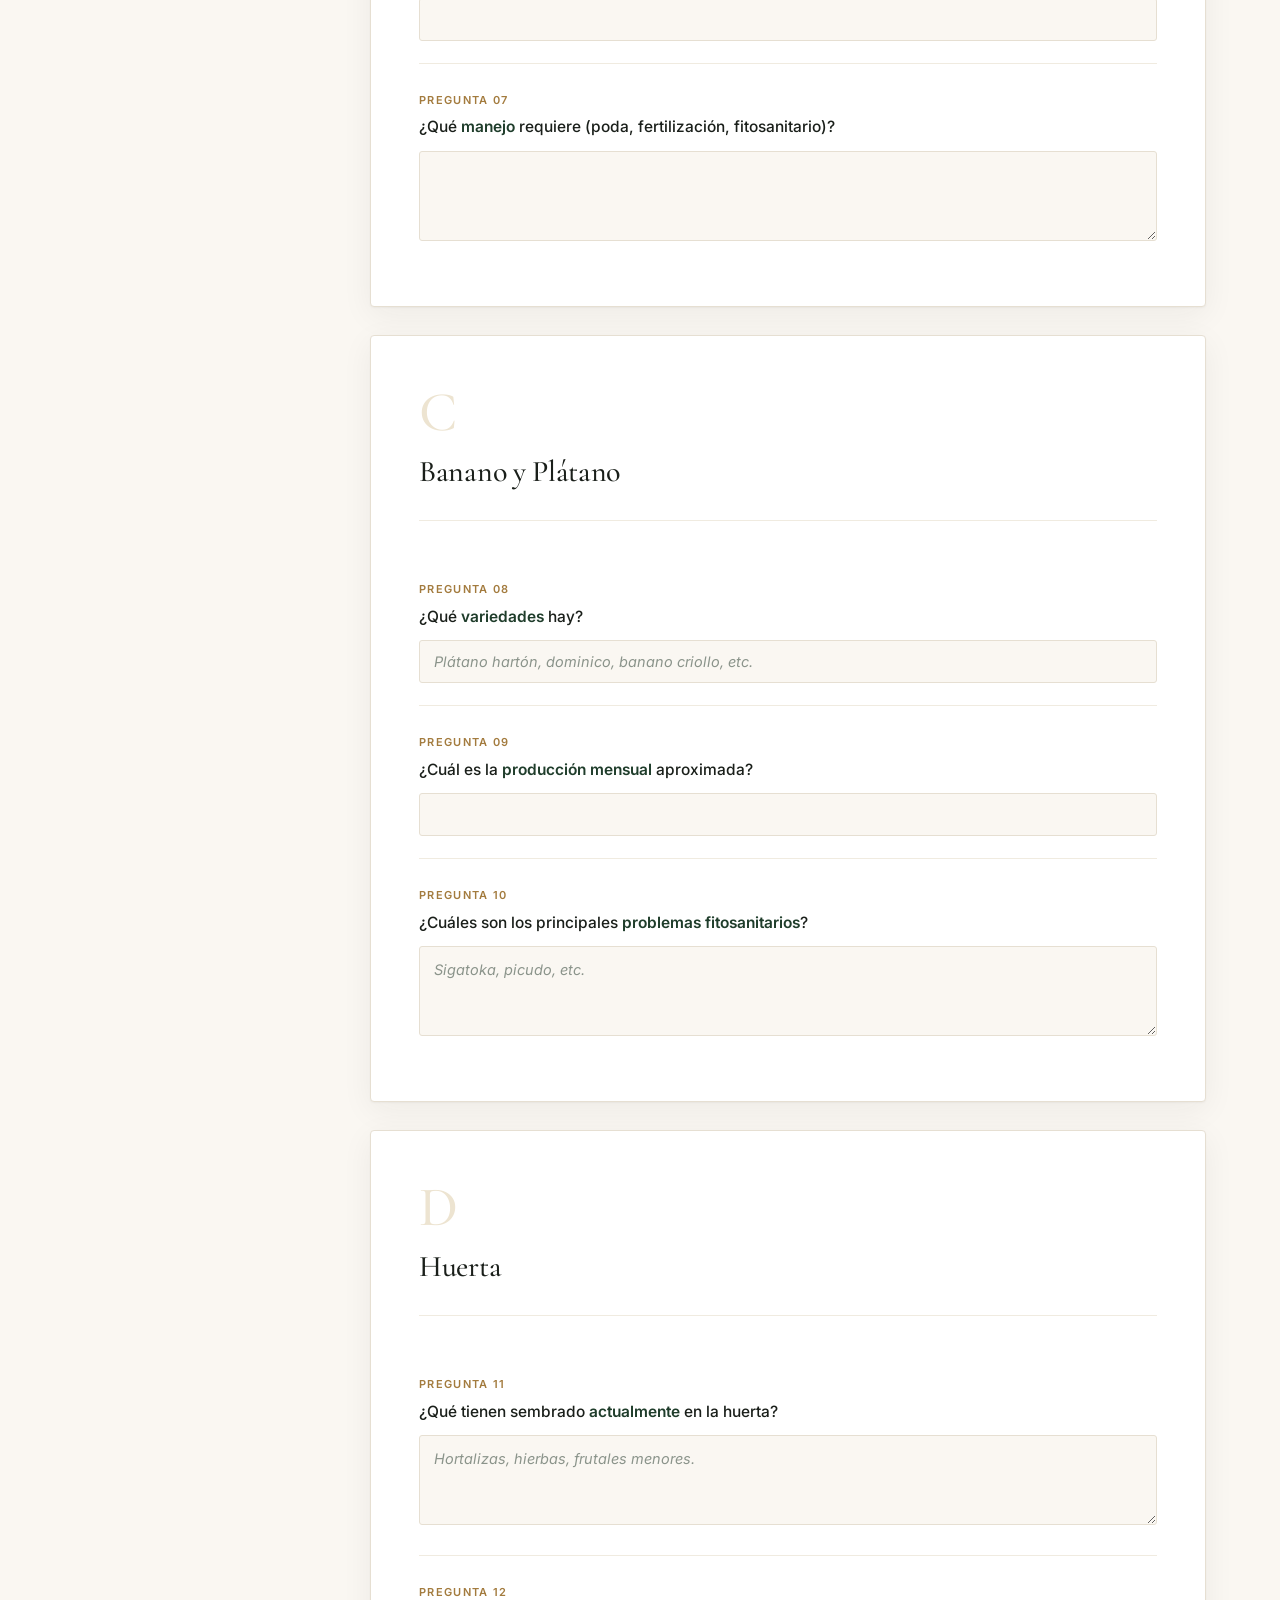
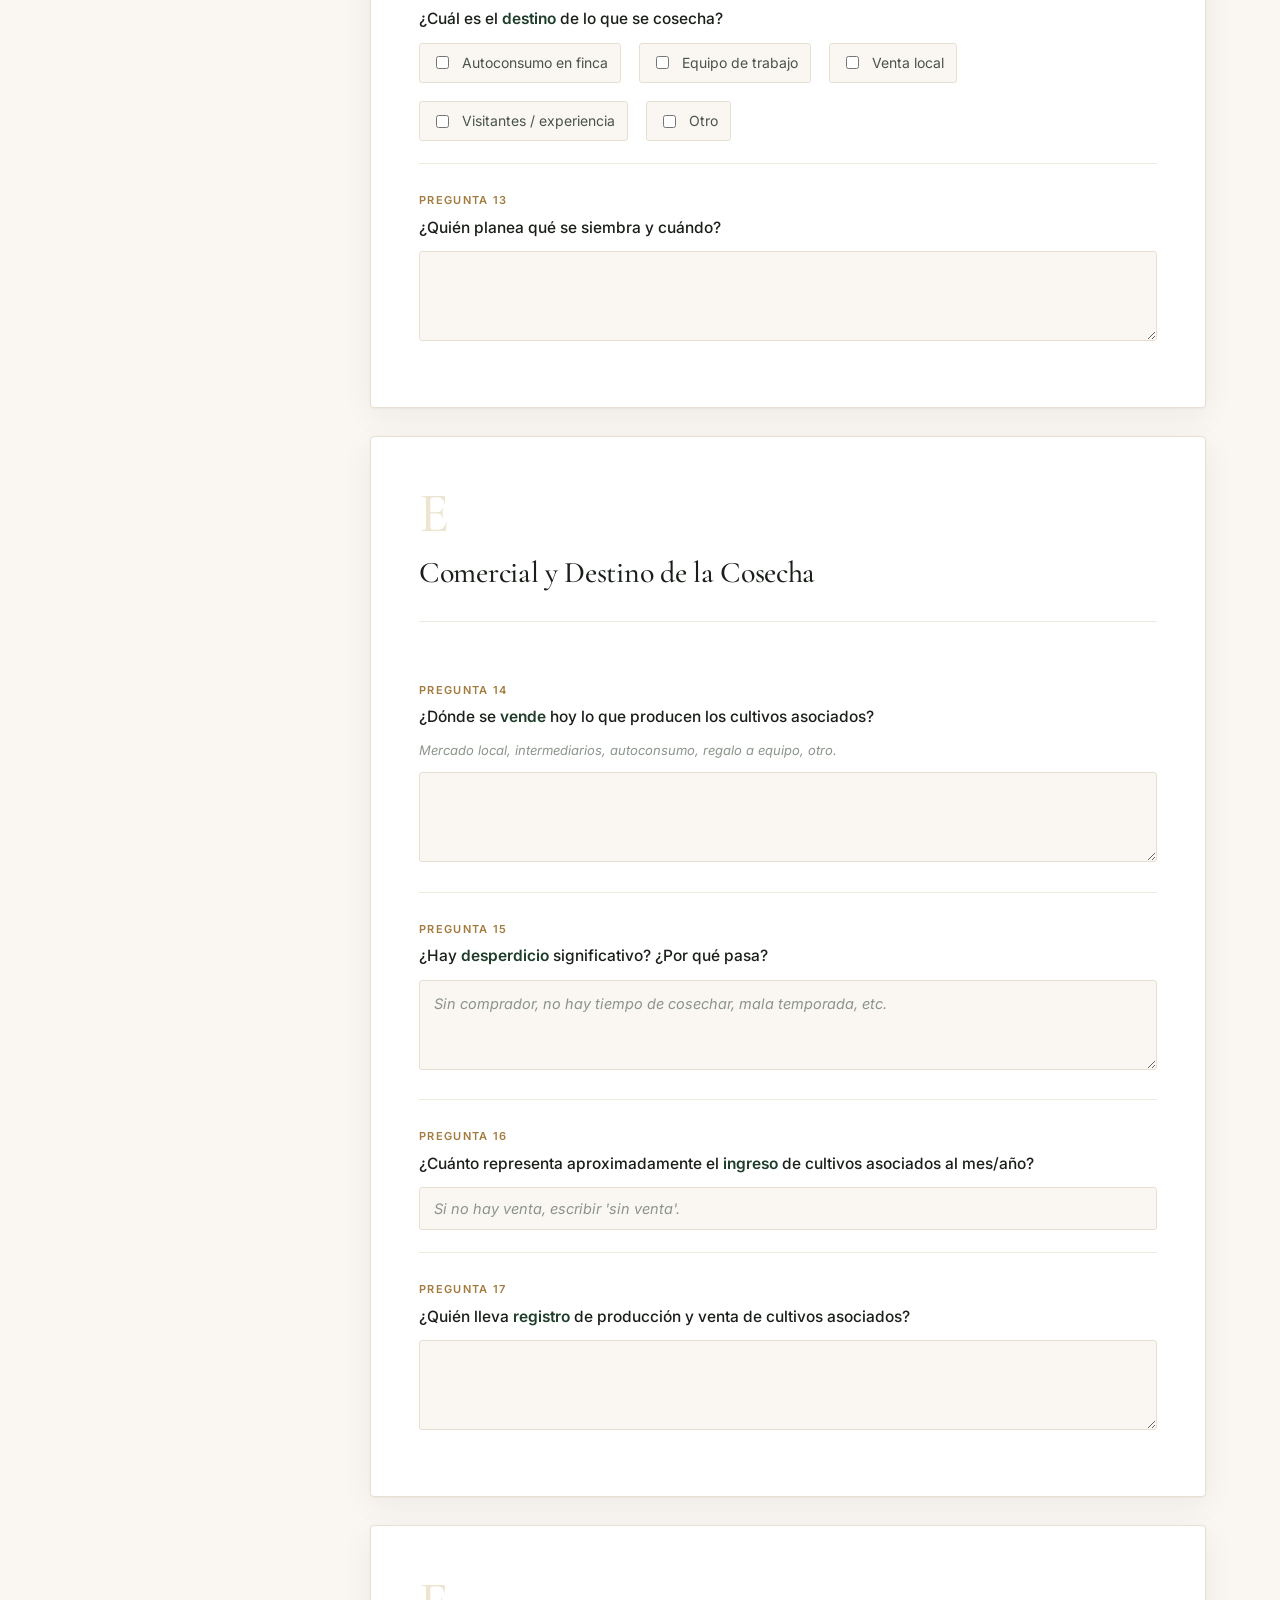
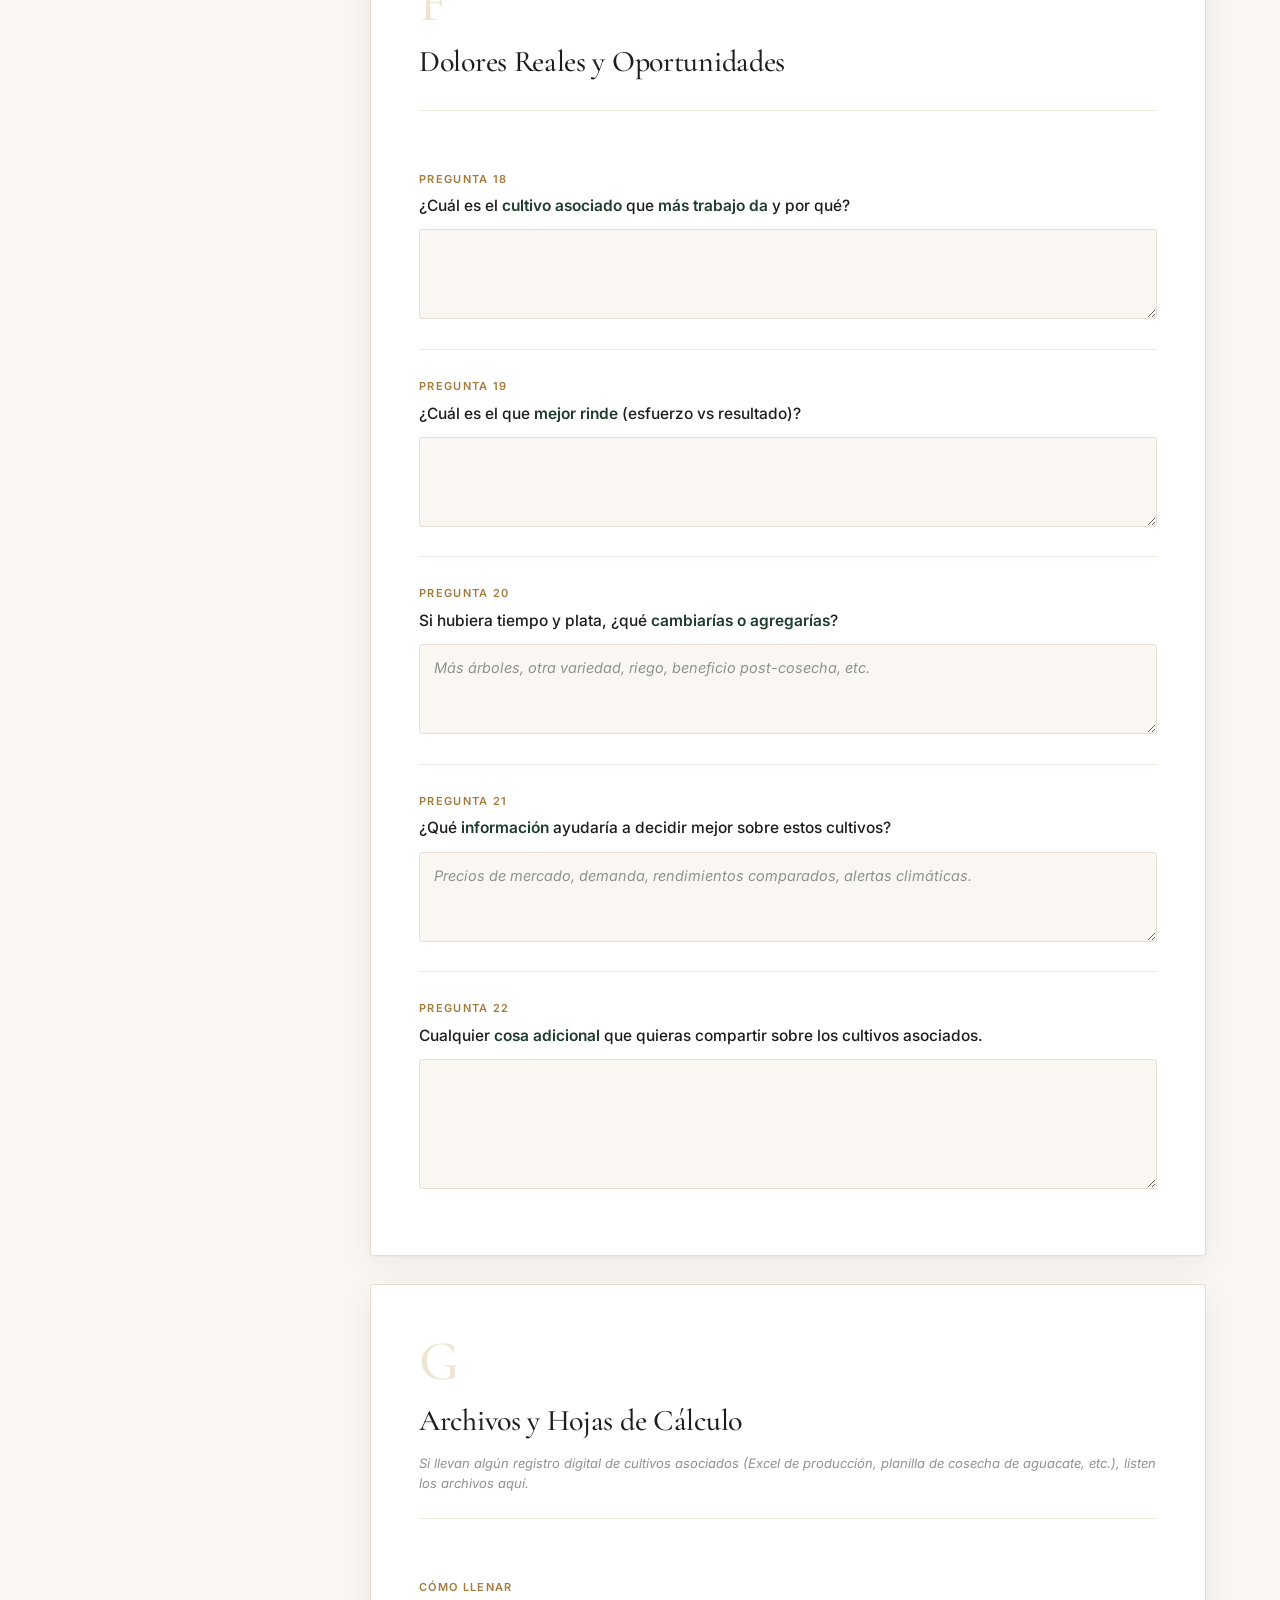
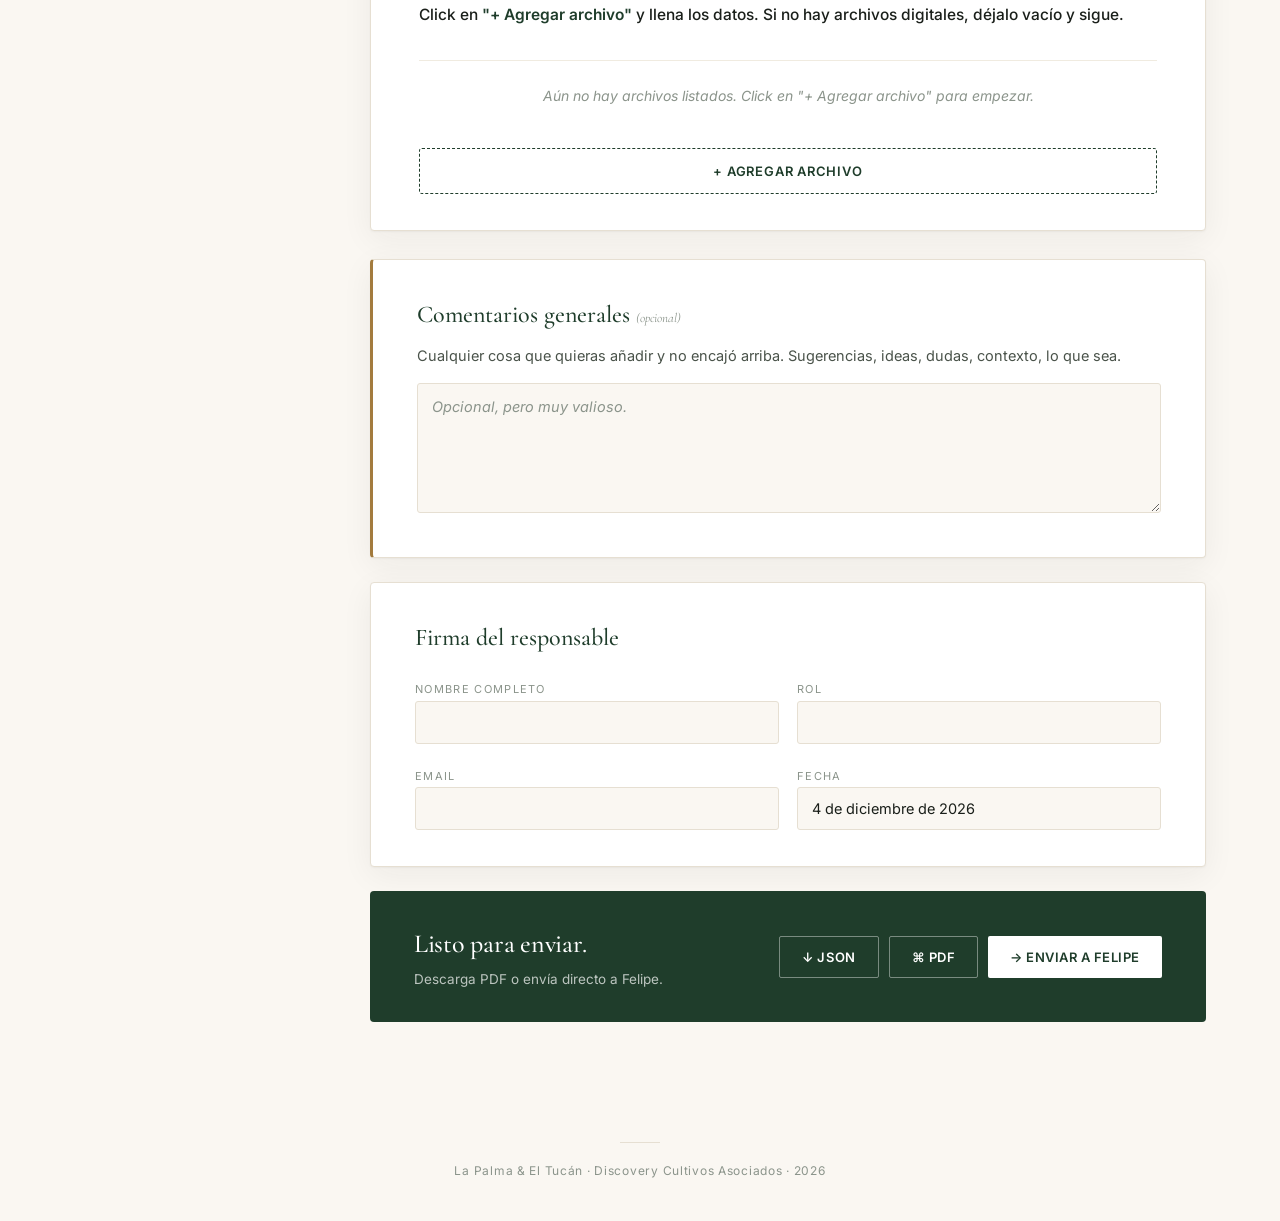
<file: cultivos-asociados/index.html>
<!doctype html>
<html lang="es">
<head>
<meta charset="utf-8" />
<meta name="viewport" content="width=device-width, initial-scale=1" />
<meta name="discovery-area" content="cultivos-asociados" />
<meta name="discovery-recipient" content="John Jairo Cruz" />
<title>Discovery Cultivos Asociados · La Palma & El Tucán</title>
<link rel="preconnect" href="https://fonts.googleapis.com" />
<link rel="preconnect" href="https://fonts.gstatic.com" crossorigin />
<link href="https://fonts.googleapis.com/css2?family=Cormorant+Garamond:ital,wght@0,400;0,500;0,600;1,400&family=Inter:wght@400;500;600&display=swap" rel="stylesheet" />
<link rel="stylesheet" href="../assets/styles.css" />
<script src="../assets/config.js"></script>
</head>
<body>

<header class="hero">
  <div class="hero-inner">
    <div class="brand-mark">La Palma &amp; El Tucán · Discovery Cultivos Asociados</div>
    <h1>Lo que crece<br><em>al lado del café.</em></h1>
    <p class="lede">Aguacate, banano, plátano y la huerta. Quiero entender qué tenemos, cuánto produce, y dónde podemos hacer que estos cultivos rindan mejor sin desviar foco del café.</p>

    <div class="meta-row">
      <div><span class="k">De</span><span class="v">Felipe Sardi</span></div>
      <div><span class="k">Para</span><span class="v">John Jairo Cruz</span></div>
      <div><span class="k">Plazo</span><span class="v">5 días hábiles</span></div>
      <div><span class="k">Tiempo estimado</span><span class="v">20–25 min</span></div>
    </div>

    <div class="video-block">
      <div class="video-label">Mensaje de Felipe</div>
      <div class="video-frame">
        <div class="video-placeholder">
          <div class="ico">▶</div>
          <div>Aquí va el video introductorio.</div>
        </div>
      </div>
    </div>
  </div>
</header>

<div class="intro">
  <div class="intro-block">
    <h2>Cómo responder bien</h2>
    <ul>
      <li><strong>Si un cultivo no aplica</strong> en tu finca o ya no se trabaja, marca N/A en esa sección y sigue.</li>
      <li><strong>Sin formalismos</strong> — datos aproximados sirven.</li>
      <li><strong>Capturas o fotos</strong> a la <a id="driveFolderLink" href="#" style="color:var(--ink-mute)">carpeta Drive</a> con el nombre del archivo en la respuesta.</li>
      <li><strong>El formulario se guarda solo</strong> en este navegador.</li>
    </ul>
  </div>
</div>

<main>
  <nav class="toc" id="toc">
    <div class="toc-title">Secciones</div>
    <ol>
      <li><a href="#sec-a" data-target="sec-a">Panorama General</a></li>
      <li><a href="#sec-b" data-target="sec-b">Aguacate</a></li>
      <li><a href="#sec-c" data-target="sec-c">Banano & Plátano</a></li>
      <li><a href="#sec-d" data-target="sec-d">Huerta</a></li>
      <li><a href="#sec-e" data-target="sec-e">Comercial & Destino</a></li>
      <li><a href="#sec-f" data-target="sec-f">Dolores Reales</a></li>
      <li><a href="#sec-files" data-target="sec-files">Archivos & Hojas</a></li>
    </ol>
    <div class="progress-pill">
      <div><span class="pct" id="pctNum">0</span><span style="font-size:12px;color:var(--ink-mute)">%</span></div>
      <div style="margin-top:4px;font-size:11px">Avance</div>
      <div class="pbar"><div id="pbarFill"></div></div>
    </div>
  </nav>

  <form id="discoveryForm" autocomplete="off">

    <!-- A. PANORAMA -->
    <section class="q-section" id="sec-a">
      <div class="sec-head">
        <div class="sec-letter">A</div>
        <h2>Panorama General</h2>
      </div>

      <div class="q"><div class="q-num">PREGUNTA 01</div>
        <div class="q-text">¿Cuál es el <strong>propósito hoy</strong> de los cultivos asociados?</div>
        <div class="q-help">Sombrío del café, ingreso adicional, autoconsumo, soporte ambiental, etc.</div>
        <textarea name="q01"></textarea>
      </div>

      <div class="q"><div class="q-num">PREGUNTA 02</div>
        <div class="q-text">¿Cuántas <strong>hectáreas o número de árboles/matas</strong> hay aproximadamente de cada cultivo?</div>
        <textarea class="tall" name="q02" placeholder="Aguacate: ___ árboles. Banano: ___ matas. Plátano: ___ matas. Huerta: ___ m²."></textarea>
      </div>

      <div class="q"><div class="q-num">PREGUNTA 03</div>
        <div class="q-text">¿Quién <strong>cuida</strong> estos cultivos?</div>
        <div class="q-help">¿Personas dedicadas? ¿Los mismos del café? ¿Familias en finca?</div>
        <textarea name="q03"></textarea>
      </div>
    </section>

    <!-- B. AGUACATE -->
    <section class="q-section" id="sec-b">
      <div class="sec-head">
        <div class="sec-letter">B</div>
        <h2>Aguacate</h2>
      </div>

      <div class="q"><div class="q-num">PREGUNTA 04</div>
        <div class="q-text">¿Qué <strong>variedad(es)</strong> de aguacate hay sembradas?</div>
        <input type="text" name="q04" placeholder="Hass, Lorena, Papelillo, etc." />
      </div>

      <div class="q"><div class="q-num">PREGUNTA 05</div>
        <div class="q-text">¿En qué <strong>meses produce</strong>? ¿Es producción continua o por temporadas?</div>
        <textarea name="q05"></textarea>
      </div>

      <div class="q"><div class="q-num">PREGUNTA 06</div>
        <div class="q-text">¿Cuál es la <strong>producción aproximada</strong> al año? (kilos o cajas)</div>
        <input type="text" name="q06" />
      </div>

      <div class="q"><div class="q-num">PREGUNTA 07</div>
        <div class="q-text">¿Qué <strong>manejo</strong> requiere (poda, fertilización, fitosanitario)?</div>
        <textarea name="q07"></textarea>
      </div>
    </section>

    <!-- C. BANANO & PLÁTANO -->
    <section class="q-section" id="sec-c">
      <div class="sec-head">
        <div class="sec-letter">C</div>
        <h2>Banano y Plátano</h2>
      </div>

      <div class="q"><div class="q-num">PREGUNTA 08</div>
        <div class="q-text">¿Qué <strong>variedades</strong> hay?</div>
        <input type="text" name="q08" placeholder="Plátano hartón, dominico, banano criollo, etc." />
      </div>

      <div class="q"><div class="q-num">PREGUNTA 09</div>
        <div class="q-text">¿Cuál es la <strong>producción mensual</strong> aproximada?</div>
        <input type="text" name="q09" />
      </div>

      <div class="q"><div class="q-num">PREGUNTA 10</div>
        <div class="q-text">¿Cuáles son los principales <strong>problemas fitosanitarios</strong>?</div>
        <textarea name="q10" placeholder="Sigatoka, picudo, etc."></textarea>
      </div>
    </section>

    <!-- D. HUERTA -->
    <section class="q-section" id="sec-d">
      <div class="sec-head">
        <div class="sec-letter">D</div>
        <h2>Huerta</h2>
      </div>

      <div class="q"><div class="q-num">PREGUNTA 11</div>
        <div class="q-text">¿Qué tienen sembrado <strong>actualmente</strong> en la huerta?</div>
        <textarea name="q11" placeholder="Hortalizas, hierbas, frutales menores."></textarea>
      </div>

      <div class="q"><div class="q-num">PREGUNTA 12</div>
        <div class="q-text">¿Cuál es el <strong>destino</strong> de lo que se cosecha?</div>
        <div class="opt-group row">
          <label class="opt"><input type="checkbox" name="q12" value="Autoconsumo finca" /> Autoconsumo en finca</label>
          <label class="opt"><input type="checkbox" name="q12" value="Equipo de trabajo" /> Equipo de trabajo</label>
          <label class="opt"><input type="checkbox" name="q12" value="Venta local" /> Venta local</label>
          <label class="opt"><input type="checkbox" name="q12" value="Visitantes" /> Visitantes / experiencia</label>
          <label class="opt"><input type="checkbox" name="q12" value="Otro" /> Otro</label>
        </div>
      </div>

      <div class="q"><div class="q-num">PREGUNTA 13</div>
        <div class="q-text">¿Quién planea qué se siembra y cuándo?</div>
        <textarea name="q13"></textarea>
      </div>
    </section>

    <!-- E. COMERCIAL & DESTINO -->
    <section class="q-section" id="sec-e">
      <div class="sec-head">
        <div class="sec-letter">E</div>
        <h2>Comercial y Destino de la Cosecha</h2>
      </div>

      <div class="q"><div class="q-num">PREGUNTA 14</div>
        <div class="q-text">¿Dónde se <strong>vende</strong> hoy lo que producen los cultivos asociados?</div>
        <div class="q-help">Mercado local, intermediarios, autoconsumo, regalo a equipo, otro.</div>
        <textarea name="q14"></textarea>
      </div>

      <div class="q"><div class="q-num">PREGUNTA 15</div>
        <div class="q-text">¿Hay <strong>desperdicio</strong> significativo? ¿Por qué pasa?</div>
        <textarea name="q15" placeholder="Sin comprador, no hay tiempo de cosechar, mala temporada, etc."></textarea>
      </div>

      <div class="q"><div class="q-num">PREGUNTA 16</div>
        <div class="q-text">¿Cuánto representa aproximadamente el <strong>ingreso</strong> de cultivos asociados al mes/año?</div>
        <input type="text" name="q16" placeholder="Si no hay venta, escribir 'sin venta'." />
      </div>

      <div class="q"><div class="q-num">PREGUNTA 17</div>
        <div class="q-text">¿Quién lleva <strong>registro</strong> de producción y venta de cultivos asociados?</div>
        <textarea name="q17"></textarea>
      </div>
    </section>

    <!-- F. DOLORES -->
    <section class="q-section" id="sec-f">
      <div class="sec-head">
        <div class="sec-letter">F</div>
        <h2>Dolores Reales y Oportunidades</h2>
      </div>

      <div class="q"><div class="q-num">PREGUNTA 18</div>
        <div class="q-text">¿Cuál es el <strong>cultivo asociado</strong> que <strong>más trabajo da</strong> y por qué?</div>
        <textarea name="q18"></textarea>
      </div>

      <div class="q"><div class="q-num">PREGUNTA 19</div>
        <div class="q-text">¿Cuál es el que <strong>mejor rinde</strong> (esfuerzo vs resultado)?</div>
        <textarea name="q19"></textarea>
      </div>

      <div class="q"><div class="q-num">PREGUNTA 20</div>
        <div class="q-text">Si hubiera tiempo y plata, ¿qué <strong>cambiarías o agregarías</strong>?</div>
        <textarea name="q20" placeholder="Más árboles, otra variedad, riego, beneficio post-cosecha, etc."></textarea>
      </div>

      <div class="q"><div class="q-num">PREGUNTA 21</div>
        <div class="q-text">¿Qué <strong>información</strong> ayudaría a decidir mejor sobre estos cultivos?</div>
        <textarea name="q21" placeholder="Precios de mercado, demanda, rendimientos comparados, alertas climáticas."></textarea>
      </div>

      <div class="q"><div class="q-num">PREGUNTA 22</div>
        <div class="q-text">Cualquier <strong>cosa adicional</strong> que quieras compartir sobre los cultivos asociados.</div>
        <textarea class="tall" name="q22"></textarea>
      </div>
    </section>

    <!-- ===== ARCHIVOS ===== -->
    <section class="q-section" id="sec-files">
      <div class="sec-head">
        <div class="sec-letter">G</div>
        <h2>Archivos y Hojas de Cálculo</h2>
        <div class="sub">Si llevan algún registro digital de cultivos asociados (Excel de producción, planilla de cosecha de aguacate, etc.), listen los archivos aquí.</div>
      </div>

      <div class="q">
        <div class="q-num">CÓMO LLENAR</div>
        <div class="q-text">Click en <strong>"+ Agregar archivo"</strong> y llena los datos. Si no hay archivos digitales, déjalo vacío y sigue.</div>
      </div>

      <div id="filesList"></div>
      <button type="button" class="btn-add-file" id="btnAddFile">+ Agregar archivo</button>
    </section>

    <!-- ===== COMENTARIOS GENERALES ===== -->
    <div class="signature" style="border-left:3px solid var(--gold)">
      <h3>Comentarios generales <span style="font-size:13px;color:var(--ink-mute);font-weight:400;font-style:italic">(opcional)</span></h3>
      <p style="color:var(--ink-soft);font-size:14.5px;margin:-8px 0 16px">Cualquier cosa que quieras añadir y no encajó arriba. Sugerencias, ideas, dudas, contexto, lo que sea.</p>
      <textarea name="comentarios_generales" class="tall" placeholder="Opcional, pero muy valioso."></textarea>
    </div>

    <!-- SIGNATURE -->
    <div class="signature">
      <h3>Firma del responsable</h3>
      <div class="sig-grid">
        <div><label>Nombre completo</label><input type="text" name="firma_nombre" /></div>
        <div><label>Rol</label><input type="text" name="firma_rol" /></div>
        <div><label>Email</label><input type="email" name="firma_email" /></div>
        <div><label>Fecha</label><input type="text" name="firma_fecha" id="firmaFecha" /></div>
      </div>
    </div>

    <div class="submit-bar">
      <div class="left">
        <h3>Listo para enviar.</h3>
        <p>Descarga PDF o envía directo a Felipe.</p>
      </div>
      <div class="actions">
        <button type="button" class="btn ghost" id="btnDownload">↓ JSON</button>
        <button type="button" class="btn ghost" id="btnPdf">⌘ PDF</button>
        <button type="button" class="btn" id="btnSend">→ Enviar a Felipe</button>
      </div>
    </div>

  </form>
</main>

<footer>
  <div class="div"></div>
  La Palma & El Tucán · Discovery Cultivos Asociados · 2026
</footer>

<div class="save-toast" id="saveToast"><span class="dot"></span>Guardado</div>
<script src="../assets/form.js"></script>
</body>
</html>
</file>
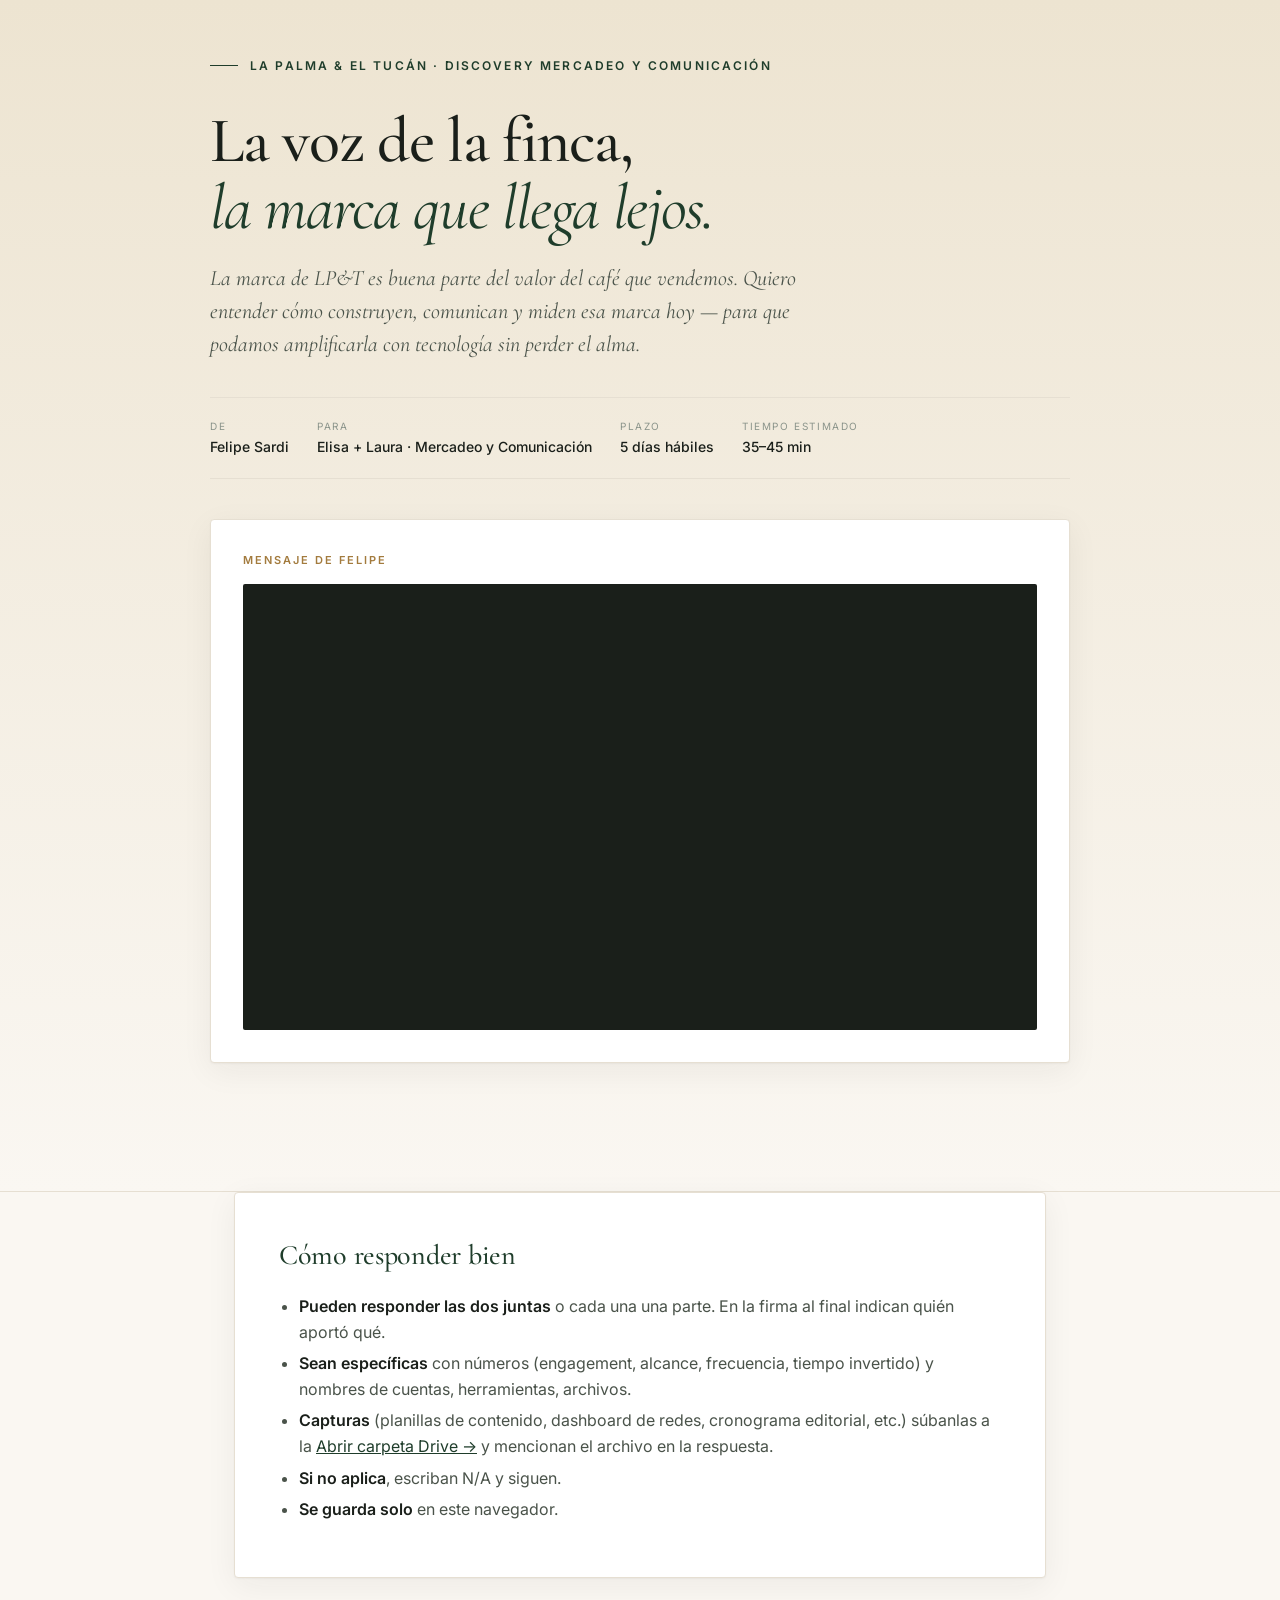
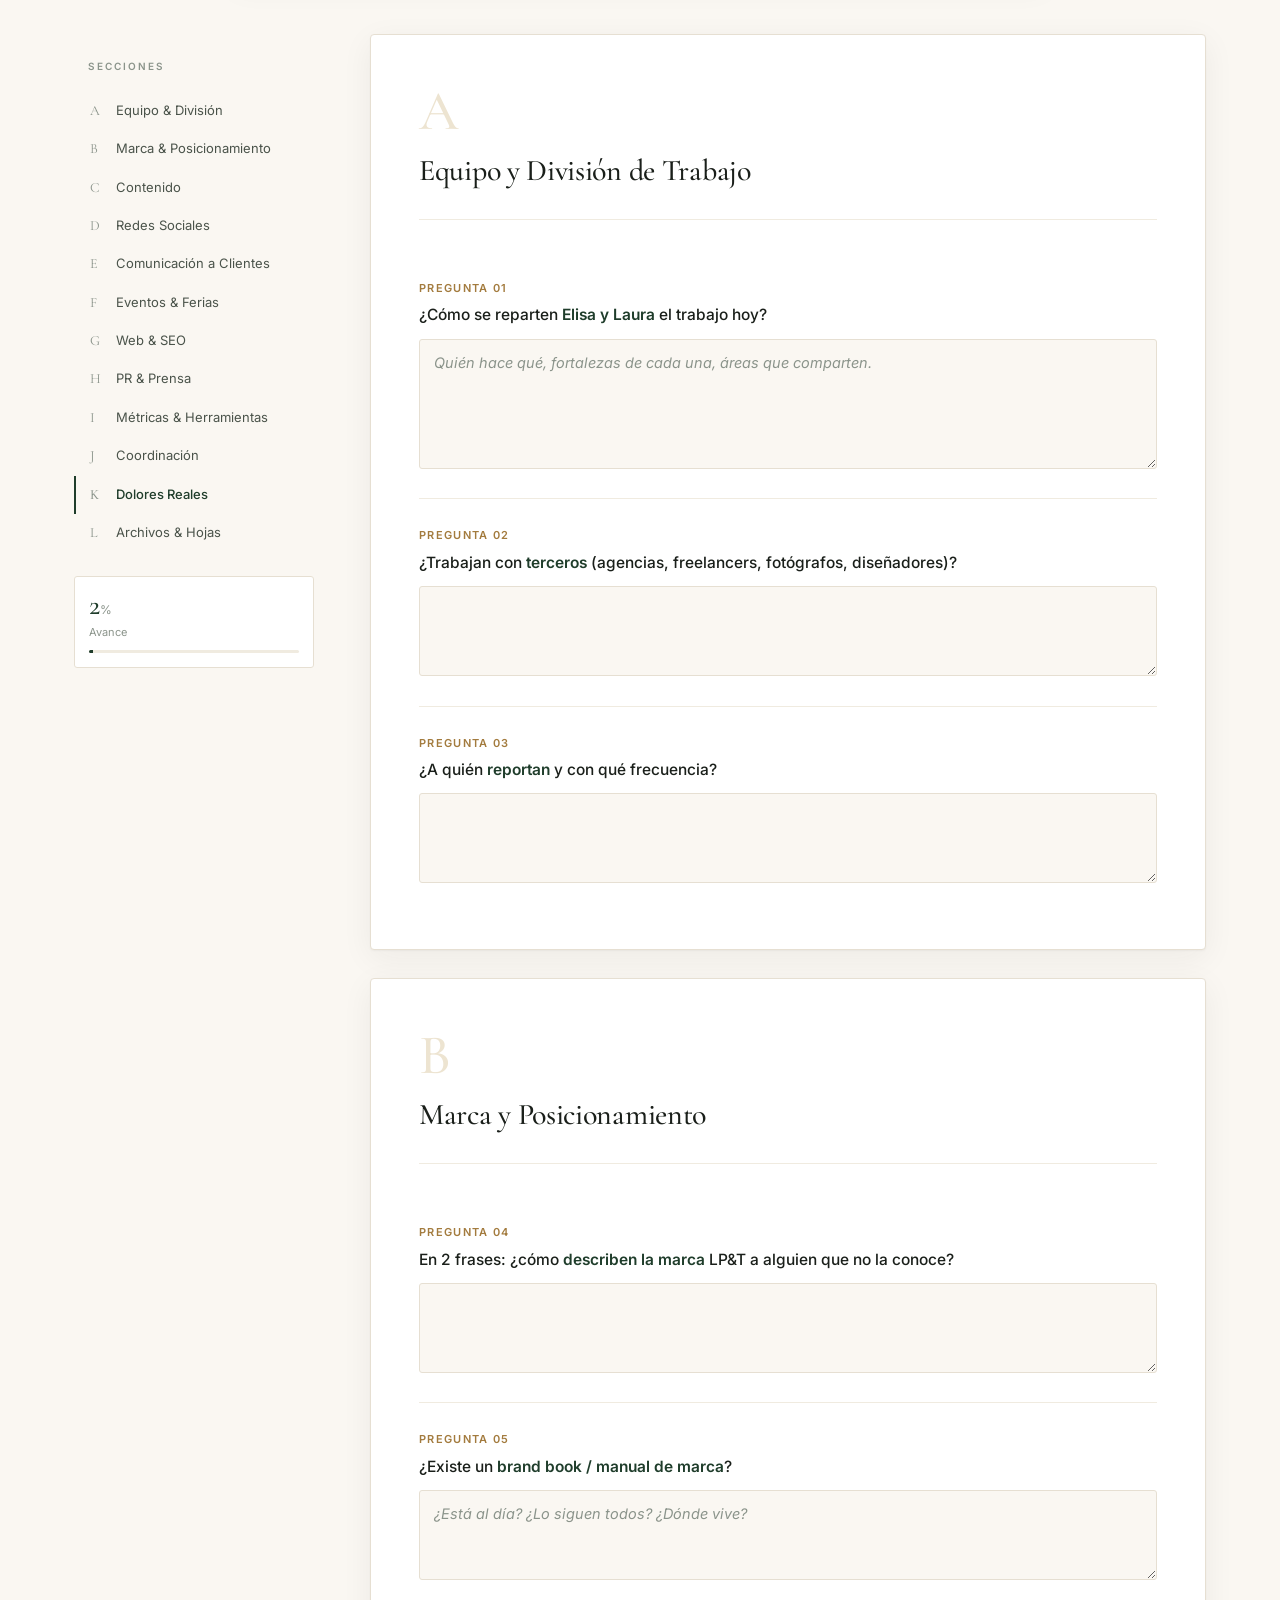
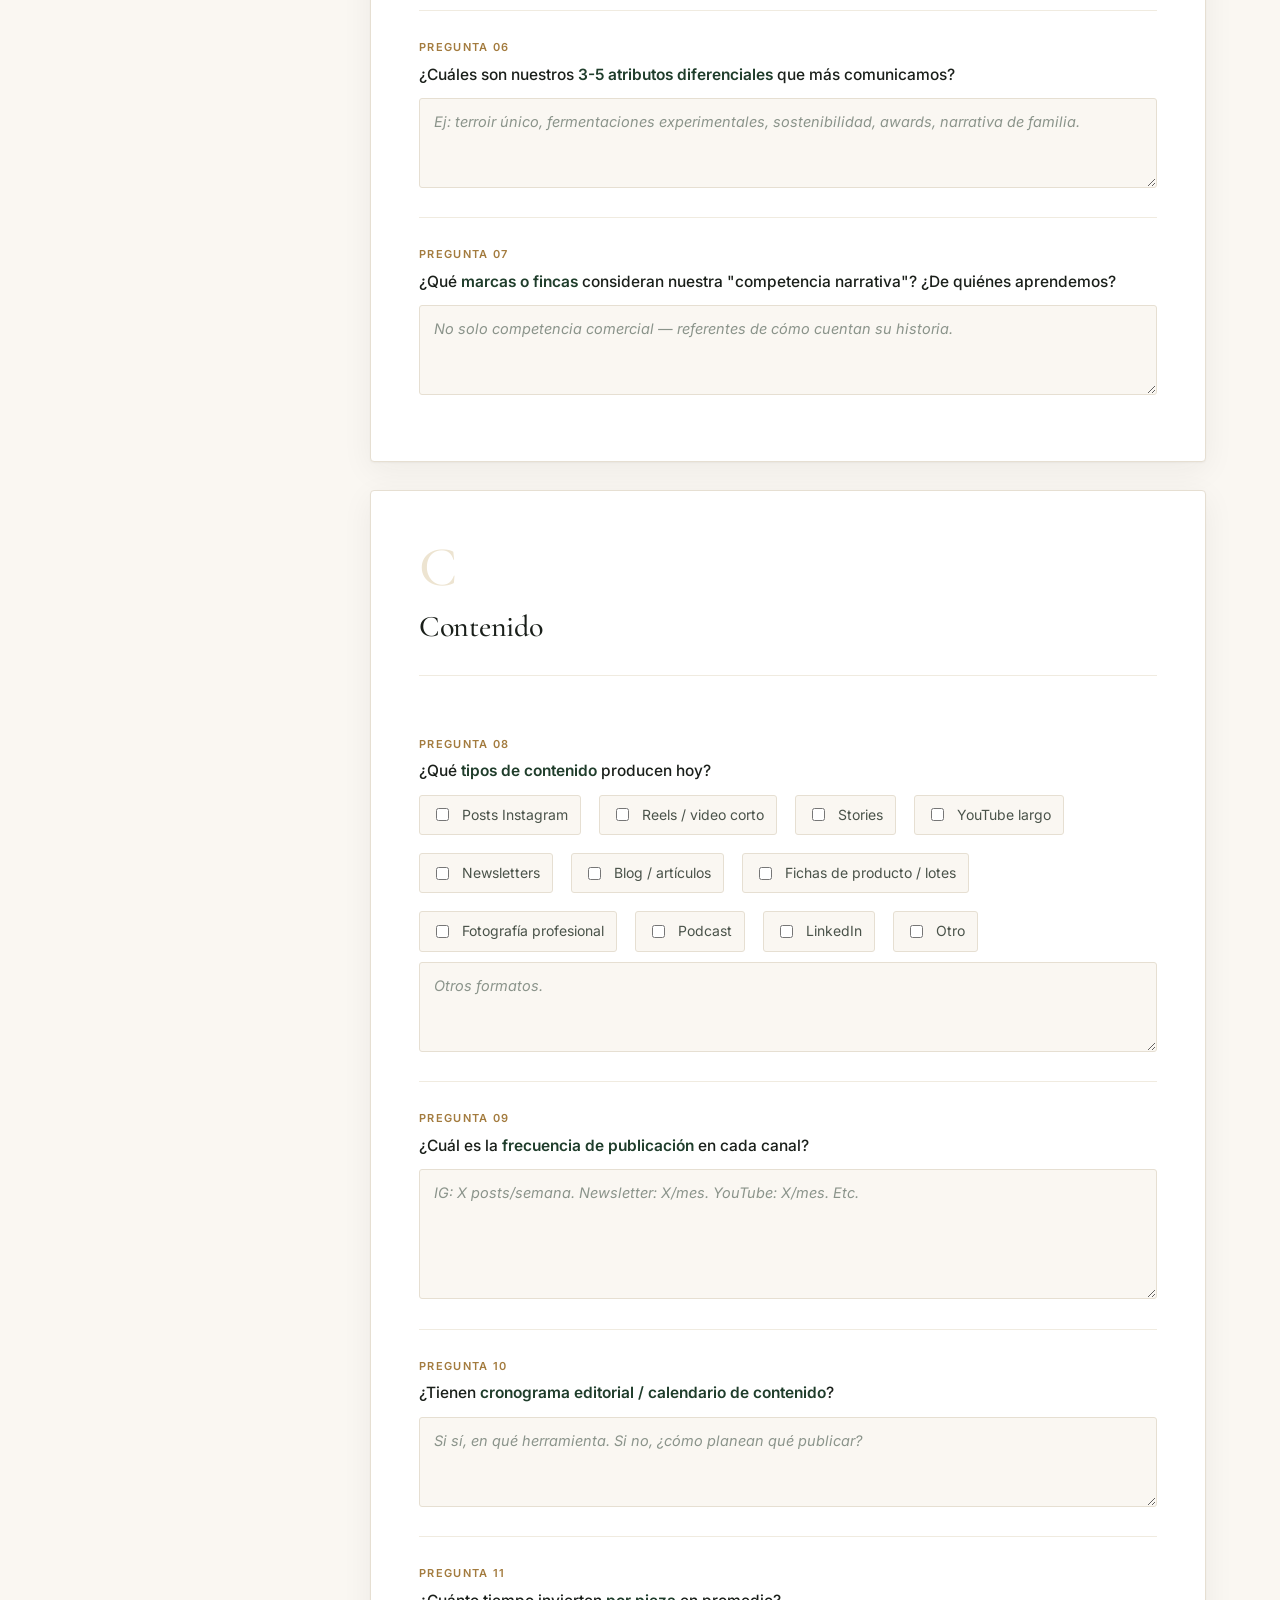
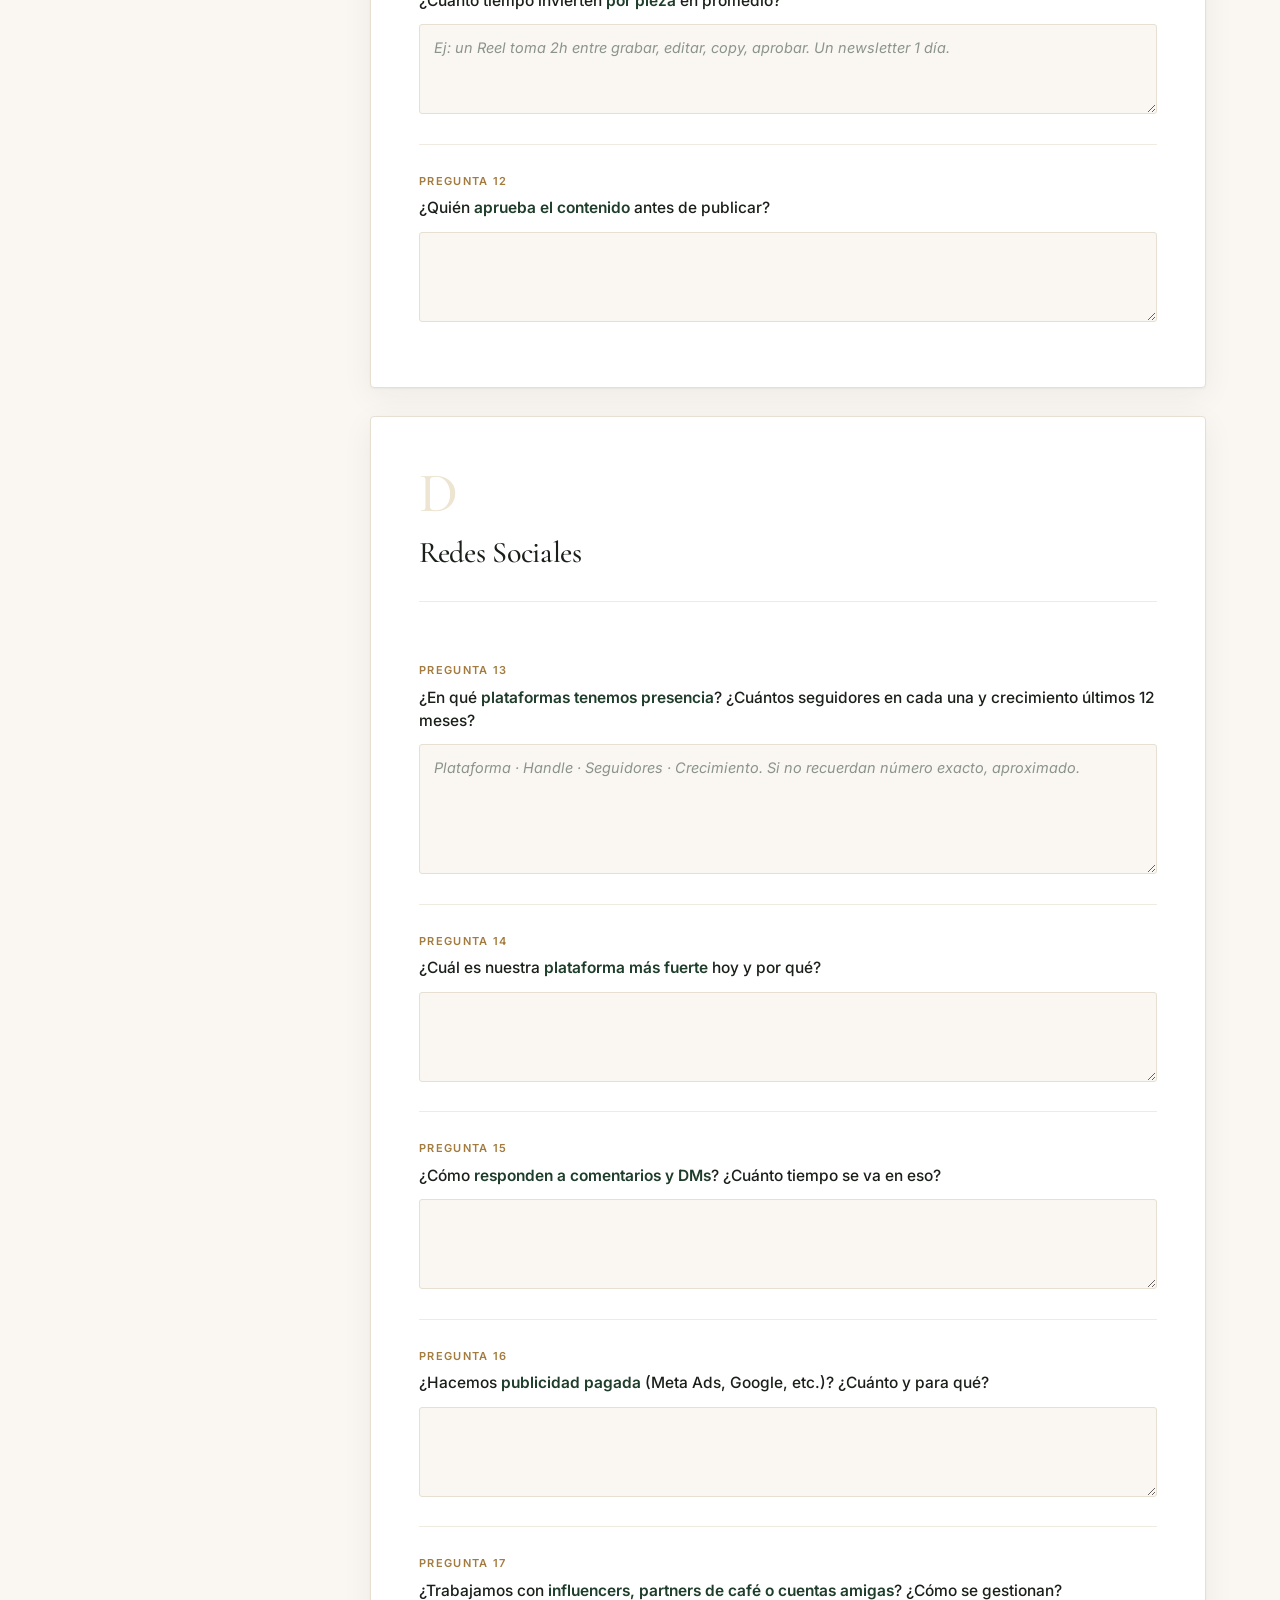
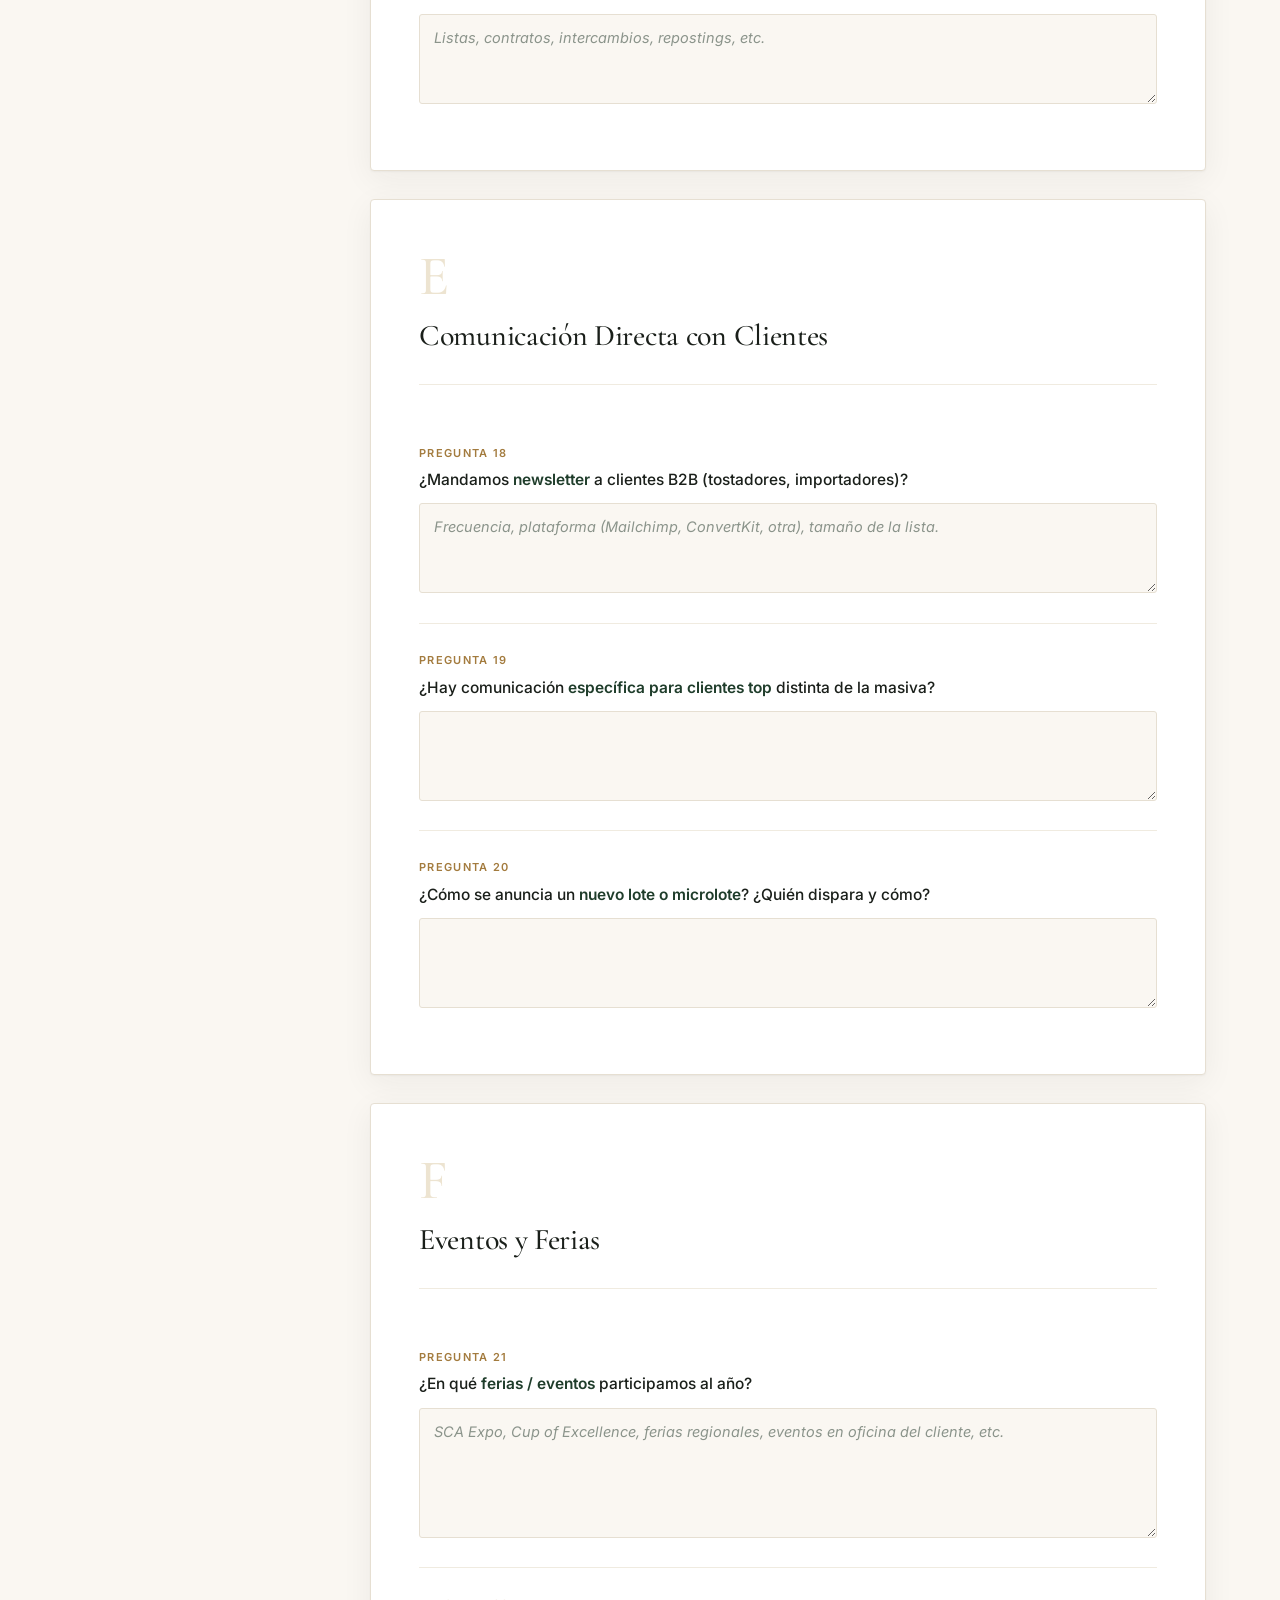
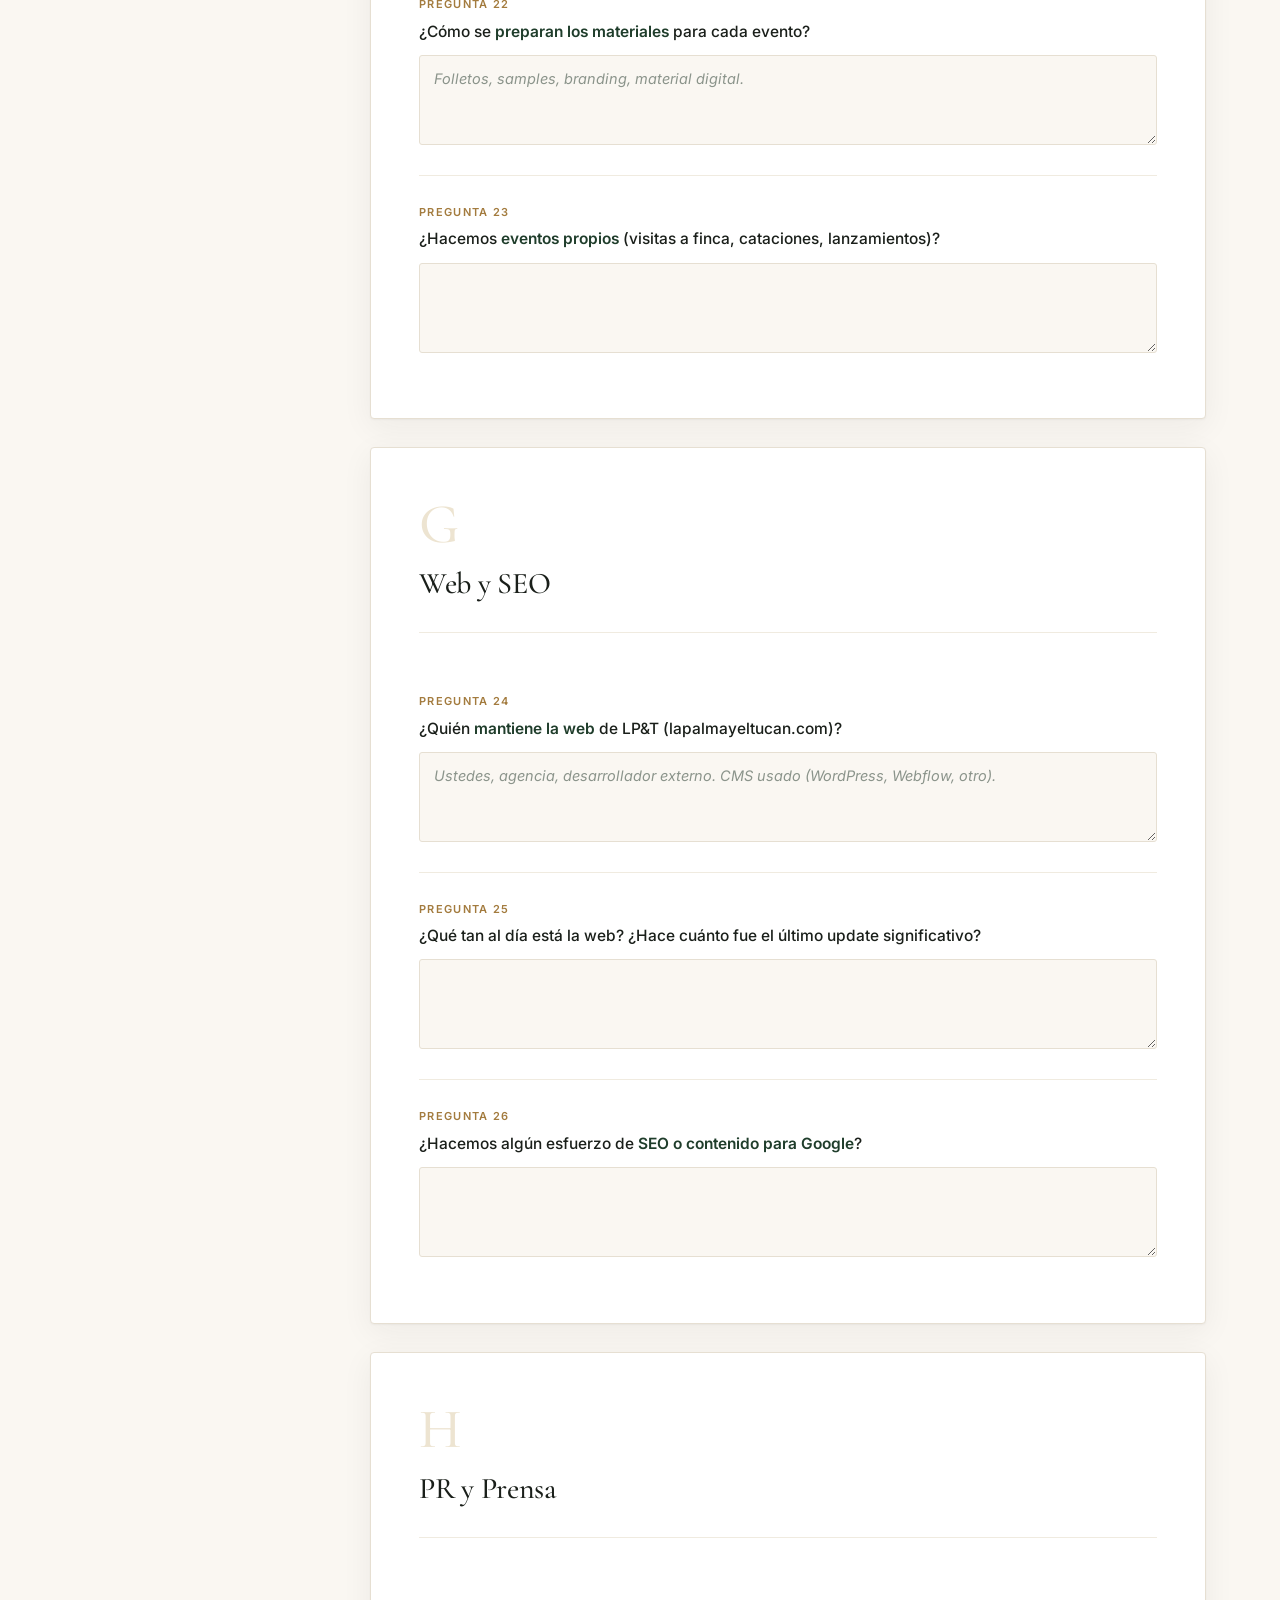
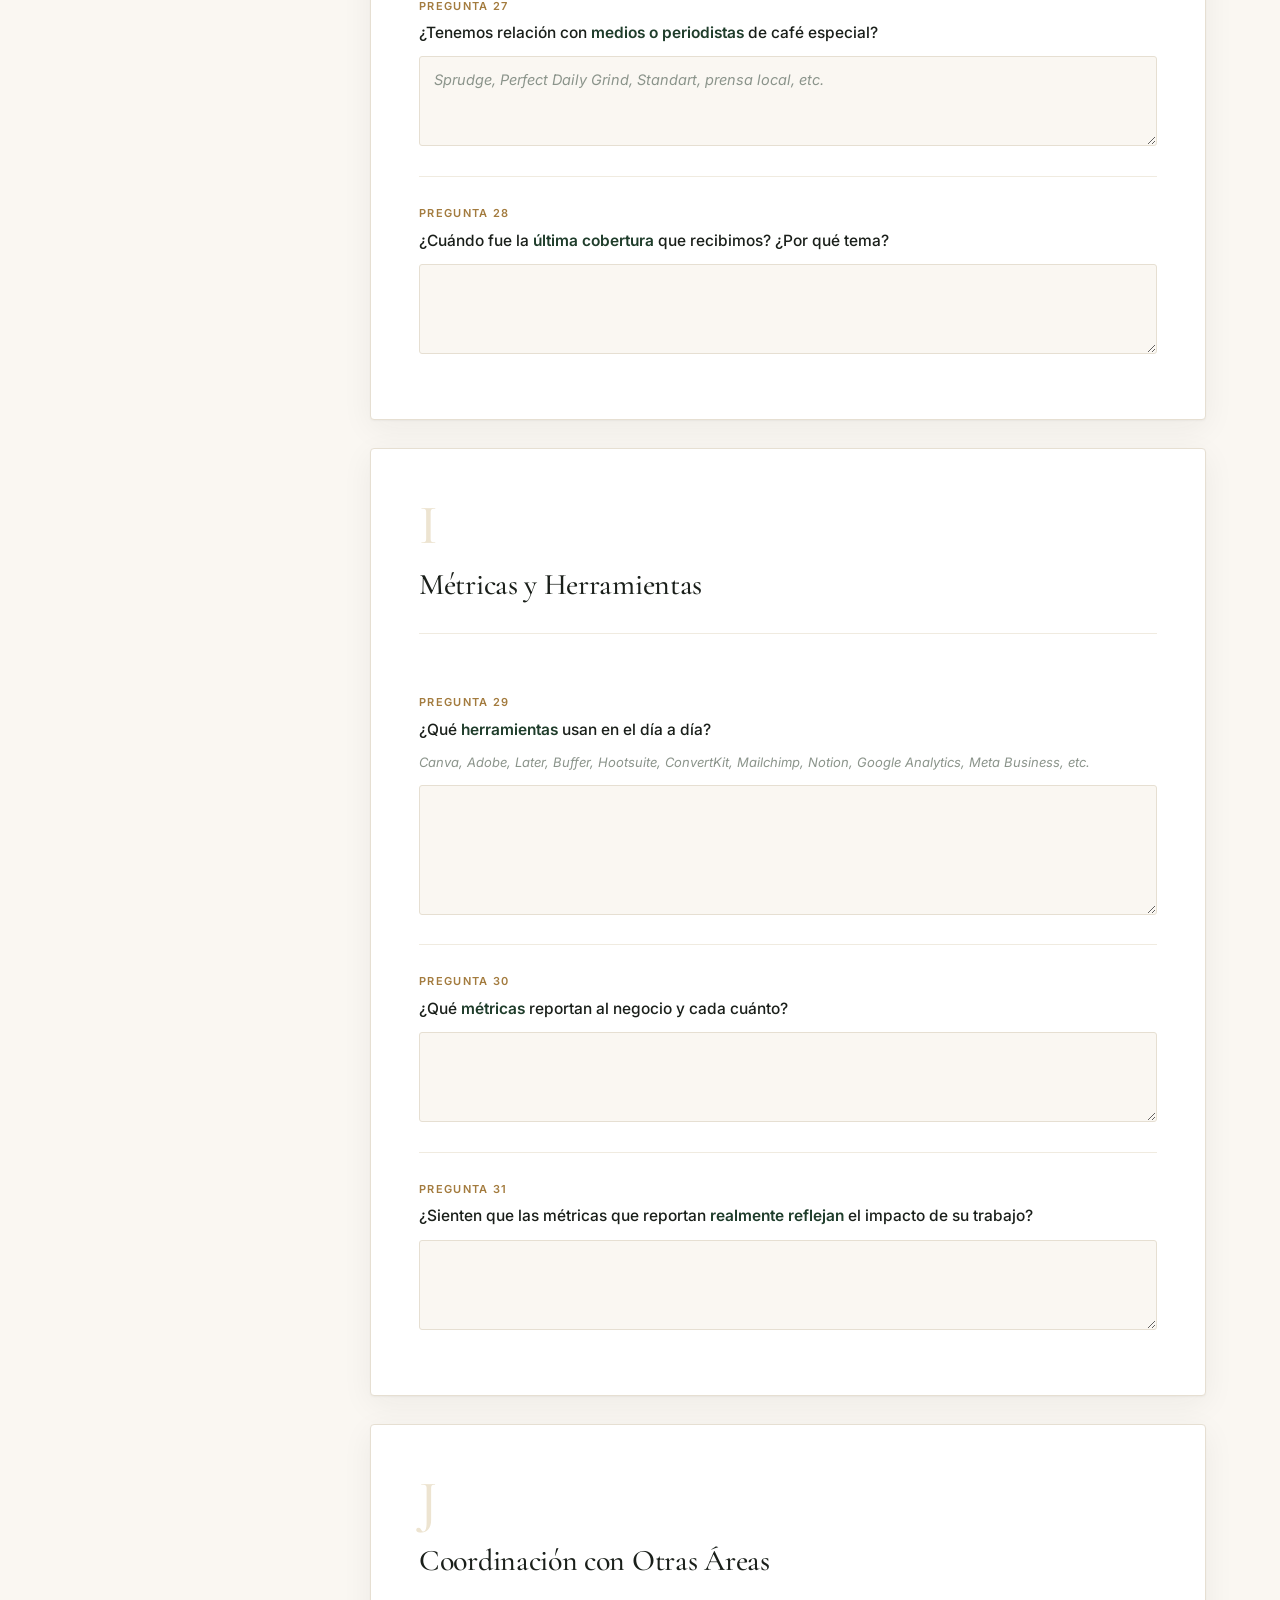
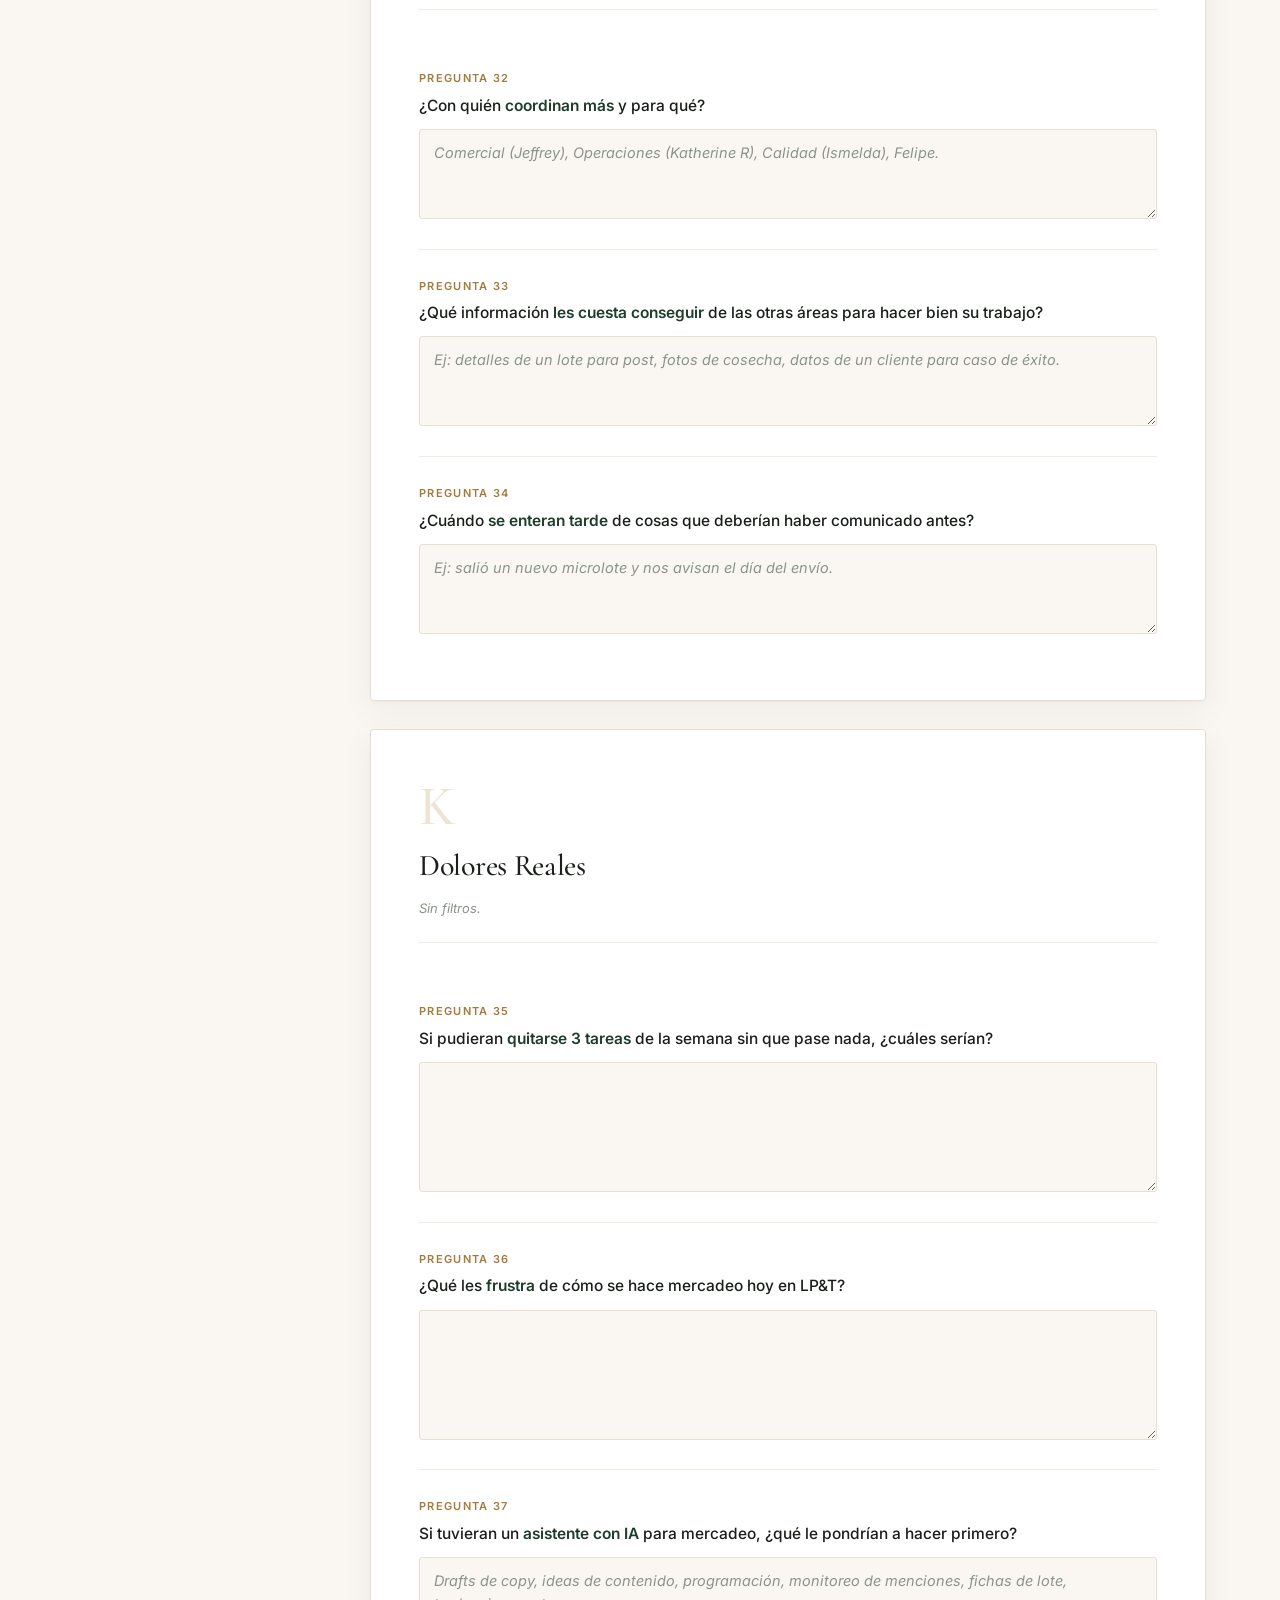
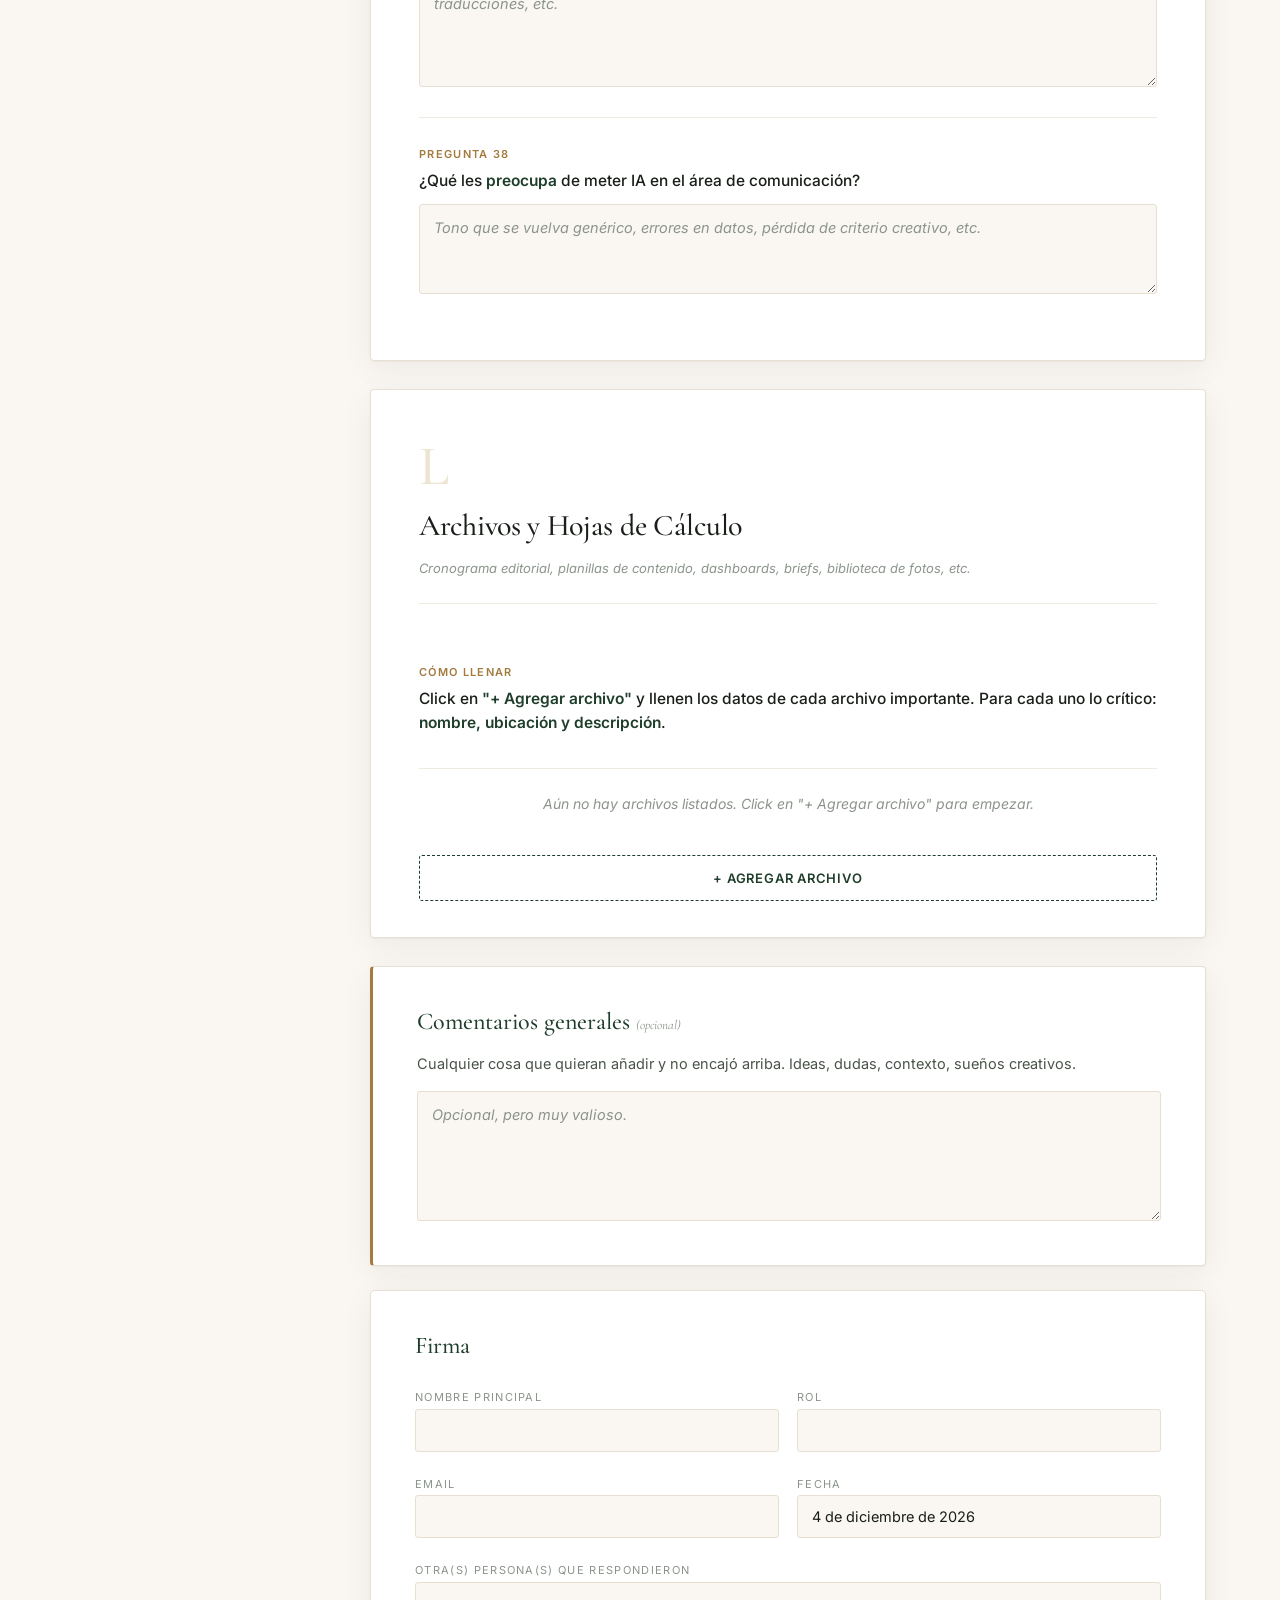
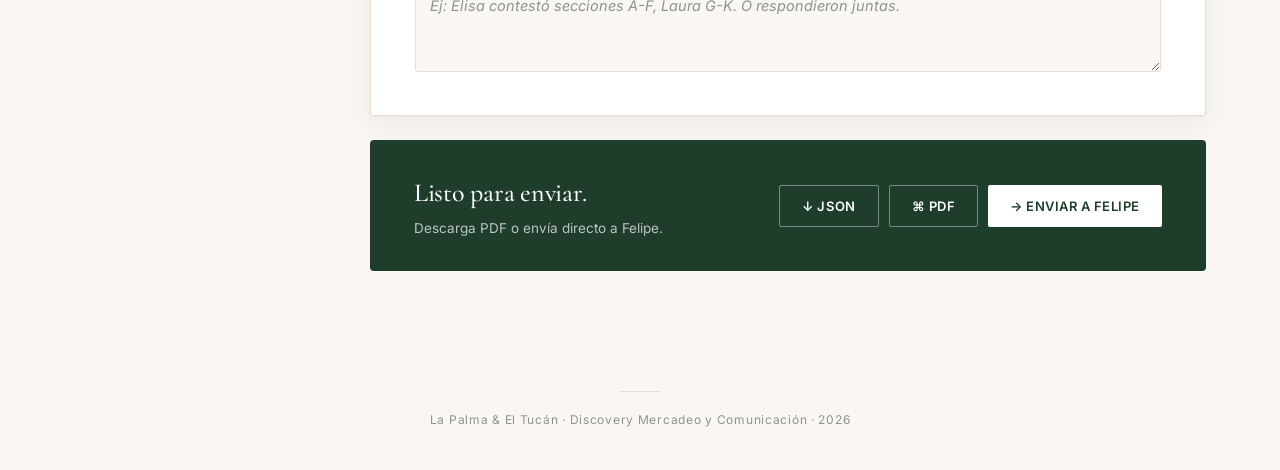
<file: mercadeo-comunicacion/index.html>
<!doctype html>
<html lang="es">
<head>
<meta charset="utf-8" />
<meta name="viewport" content="width=device-width, initial-scale=1" />
<meta name="discovery-area" content="mercadeo-comunicacion" />
<meta name="discovery-recipient" content="Elisa + Laura" />
<title>Discovery Mercadeo y Comunicación · La Palma & El Tucán</title>
<link rel="preconnect" href="https://fonts.googleapis.com" />
<link rel="preconnect" href="https://fonts.gstatic.com" crossorigin />
<link href="https://fonts.googleapis.com/css2?family=Cormorant+Garamond:ital,wght@0,400;0,500;0,600;1,400&family=Inter:wght@400;500;600&display=swap" rel="stylesheet" />
<link rel="stylesheet" href="../assets/styles.css" />
<script src="../assets/config.js"></script>
</head>
<body>

<header class="hero">
  <div class="hero-inner">
    <div class="brand-mark">La Palma &amp; El Tucán · Discovery Mercadeo y Comunicación</div>
    <h1>La voz de la finca,<br><em>la marca que llega lejos.</em></h1>
    <p class="lede">La marca de LP&amp;T es buena parte del valor del café que vendemos. Quiero entender cómo construyen, comunican y miden esa marca hoy — para que podamos amplificarla con tecnología sin perder el alma.</p>

    <div class="meta-row">
      <div><span class="k">De</span><span class="v">Felipe Sardi</span></div>
      <div><span class="k">Para</span><span class="v">Elisa + Laura · Mercadeo y Comunicación</span></div>
      <div><span class="k">Plazo</span><span class="v">5 días hábiles</span></div>
      <div><span class="k">Tiempo estimado</span><span class="v">35–45 min</span></div>
    </div>

    <div class="video-block">
      <div class="video-label">Mensaje de Felipe</div>
      <div class="video-frame">
        <div class="video-placeholder">
          <div class="ico">▶</div>
          <div>Aquí va el video introductorio.</div>
        </div>
      </div>
    </div>
  </div>
</header>

<div class="intro">
  <div class="intro-block">
    <h2>Cómo responder bien</h2>
    <ul>
      <li><strong>Pueden responder las dos juntas</strong> o cada una una parte. En la firma al final indican quién aportó qué.</li>
      <li><strong>Sean específicas</strong> con números (engagement, alcance, frecuencia, tiempo invertido) y nombres de cuentas, herramientas, archivos.</li>
      <li><strong>Capturas</strong> (planillas de contenido, dashboard de redes, cronograma editorial, etc.) súbanlas a la <a id="driveFolderLink" href="#" style="color:var(--ink-mute)">carpeta Drive</a> y mencionan el archivo en la respuesta.</li>
      <li><strong>Si no aplica</strong>, escriban N/A y siguen.</li>
      <li><strong>Se guarda solo</strong> en este navegador.</li>
    </ul>
  </div>
</div>

<main>
  <nav class="toc" id="toc">
    <div class="toc-title">Secciones</div>
    <ol>
      <li><a href="#sec-a" data-target="sec-a">Equipo & División</a></li>
      <li><a href="#sec-b" data-target="sec-b">Marca & Posicionamiento</a></li>
      <li><a href="#sec-c" data-target="sec-c">Contenido</a></li>
      <li><a href="#sec-d" data-target="sec-d">Redes Sociales</a></li>
      <li><a href="#sec-e" data-target="sec-e">Comunicación a Clientes</a></li>
      <li><a href="#sec-f" data-target="sec-f">Eventos & Ferias</a></li>
      <li><a href="#sec-g" data-target="sec-g">Web & SEO</a></li>
      <li><a href="#sec-h" data-target="sec-h">PR & Prensa</a></li>
      <li><a href="#sec-i" data-target="sec-i">Métricas & Herramientas</a></li>
      <li><a href="#sec-j" data-target="sec-j">Coordinación</a></li>
      <li><a href="#sec-k" data-target="sec-k">Dolores Reales</a></li>
      <li><a href="#sec-files" data-target="sec-files">Archivos & Hojas</a></li>
    </ol>
    <div class="progress-pill">
      <div><span class="pct" id="pctNum">0</span><span style="font-size:12px;color:var(--ink-mute)">%</span></div>
      <div style="margin-top:4px;font-size:11px">Avance</div>
      <div class="pbar"><div id="pbarFill"></div></div>
    </div>
  </nav>

  <form id="discoveryForm" autocomplete="off">

    <!-- A. EQUIPO -->
    <section class="q-section" id="sec-a">
      <div class="sec-head">
        <div class="sec-letter">A</div>
        <h2>Equipo y División de Trabajo</h2>
      </div>

      <div class="q"><div class="q-num">PREGUNTA 01</div>
        <div class="q-text">¿Cómo se reparten <strong>Elisa y Laura</strong> el trabajo hoy?</div>
        <textarea class="tall" name="q01" placeholder="Quién hace qué, fortalezas de cada una, áreas que comparten."></textarea>
      </div>

      <div class="q"><div class="q-num">PREGUNTA 02</div>
        <div class="q-text">¿Trabajan con <strong>terceros</strong> (agencias, freelancers, fotógrafos, diseñadores)?</div>
        <textarea name="q02"></textarea>
      </div>

      <div class="q"><div class="q-num">PREGUNTA 03</div>
        <div class="q-text">¿A quién <strong>reportan</strong> y con qué frecuencia?</div>
        <textarea name="q03"></textarea>
      </div>
    </section>

    <!-- B. MARCA -->
    <section class="q-section" id="sec-b">
      <div class="sec-head">
        <div class="sec-letter">B</div>
        <h2>Marca y Posicionamiento</h2>
      </div>

      <div class="q"><div class="q-num">PREGUNTA 04</div>
        <div class="q-text">En 2 frases: ¿cómo <strong>describen la marca</strong> LP&T a alguien que no la conoce?</div>
        <textarea name="q04"></textarea>
      </div>

      <div class="q"><div class="q-num">PREGUNTA 05</div>
        <div class="q-text">¿Existe un <strong>brand book / manual de marca</strong>?</div>
        <textarea name="q05" placeholder="¿Está al día? ¿Lo siguen todos? ¿Dónde vive?"></textarea>
      </div>

      <div class="q"><div class="q-num">PREGUNTA 06</div>
        <div class="q-text">¿Cuáles son nuestros <strong>3-5 atributos diferenciales</strong> que más comunicamos?</div>
        <textarea name="q06" placeholder="Ej: terroir único, fermentaciones experimentales, sostenibilidad, awards, narrativa de familia."></textarea>
      </div>

      <div class="q"><div class="q-num">PREGUNTA 07</div>
        <div class="q-text">¿Qué <strong>marcas o fincas</strong> consideran nuestra "competencia narrativa"? ¿De quiénes aprendemos?</div>
        <textarea name="q07" placeholder="No solo competencia comercial — referentes de cómo cuentan su historia."></textarea>
      </div>
    </section>

    <!-- C. CONTENIDO -->
    <section class="q-section" id="sec-c">
      <div class="sec-head">
        <div class="sec-letter">C</div>
        <h2>Contenido</h2>
      </div>

      <div class="q"><div class="q-num">PREGUNTA 08</div>
        <div class="q-text">¿Qué <strong>tipos de contenido</strong> producen hoy?</div>
        <div class="opt-group row">
          <label class="opt"><input type="checkbox" name="q08" value="Posts Instagram" /> Posts Instagram</label>
          <label class="opt"><input type="checkbox" name="q08" value="Reels / video corto" /> Reels / video corto</label>
          <label class="opt"><input type="checkbox" name="q08" value="Stories" /> Stories</label>
          <label class="opt"><input type="checkbox" name="q08" value="YouTube largo" /> YouTube largo</label>
          <label class="opt"><input type="checkbox" name="q08" value="Newsletters" /> Newsletters</label>
          <label class="opt"><input type="checkbox" name="q08" value="Blog / artículos" /> Blog / artículos</label>
          <label class="opt"><input type="checkbox" name="q08" value="Fichas de producto" /> Fichas de producto / lotes</label>
          <label class="opt"><input type="checkbox" name="q08" value="Fotografía profesional" /> Fotografía profesional</label>
          <label class="opt"><input type="checkbox" name="q08" value="Podcast" /> Podcast</label>
          <label class="opt"><input type="checkbox" name="q08" value="LinkedIn" /> LinkedIn</label>
          <label class="opt"><input type="checkbox" name="q08" value="Otro" /> Otro</label>
        </div>
        <textarea name="q08_otro" placeholder="Otros formatos." style="margin-top:10px"></textarea>
      </div>

      <div class="q"><div class="q-num">PREGUNTA 09</div>
        <div class="q-text">¿Cuál es la <strong>frecuencia de publicación</strong> en cada canal?</div>
        <textarea class="tall" name="q09" placeholder="IG: X posts/semana. Newsletter: X/mes. YouTube: X/mes. Etc."></textarea>
      </div>

      <div class="q"><div class="q-num">PREGUNTA 10</div>
        <div class="q-text">¿Tienen <strong>cronograma editorial / calendario de contenido</strong>?</div>
        <textarea name="q10" placeholder="Si sí, en qué herramienta. Si no, ¿cómo planean qué publicar?"></textarea>
      </div>

      <div class="q"><div class="q-num">PREGUNTA 11</div>
        <div class="q-text">¿Cuánto tiempo invierten <strong>por pieza</strong> en promedio?</div>
        <textarea name="q11" placeholder="Ej: un Reel toma 2h entre grabar, editar, copy, aprobar. Un newsletter 1 día."></textarea>
      </div>

      <div class="q"><div class="q-num">PREGUNTA 12</div>
        <div class="q-text">¿Quién <strong>aprueba el contenido</strong> antes de publicar?</div>
        <textarea name="q12"></textarea>
      </div>
    </section>

    <!-- D. REDES SOCIALES -->
    <section class="q-section" id="sec-d">
      <div class="sec-head">
        <div class="sec-letter">D</div>
        <h2>Redes Sociales</h2>
      </div>

      <div class="q"><div class="q-num">PREGUNTA 13</div>
        <div class="q-text">¿En qué <strong>plataformas tenemos presencia</strong>? ¿Cuántos seguidores en cada una y crecimiento últimos 12 meses?</div>
        <textarea class="tall" name="q13" placeholder="Plataforma · Handle · Seguidores · Crecimiento. Si no recuerdan número exacto, aproximado."></textarea>
      </div>

      <div class="q"><div class="q-num">PREGUNTA 14</div>
        <div class="q-text">¿Cuál es nuestra <strong>plataforma más fuerte</strong> hoy y por qué?</div>
        <textarea name="q14"></textarea>
      </div>

      <div class="q"><div class="q-num">PREGUNTA 15</div>
        <div class="q-text">¿Cómo <strong>responden a comentarios y DMs</strong>? ¿Cuánto tiempo se va en eso?</div>
        <textarea name="q15"></textarea>
      </div>

      <div class="q"><div class="q-num">PREGUNTA 16</div>
        <div class="q-text">¿Hacemos <strong>publicidad pagada</strong> (Meta Ads, Google, etc.)? ¿Cuánto y para qué?</div>
        <textarea name="q16"></textarea>
      </div>

      <div class="q"><div class="q-num">PREGUNTA 17</div>
        <div class="q-text">¿Trabajamos con <strong>influencers, partners de café o cuentas amigas</strong>? ¿Cómo se gestionan?</div>
        <textarea name="q17" placeholder="Listas, contratos, intercambios, repostings, etc."></textarea>
      </div>
    </section>

    <!-- E. COMUNICACIÓN A CLIENTES -->
    <section class="q-section" id="sec-e">
      <div class="sec-head">
        <div class="sec-letter">E</div>
        <h2>Comunicación Directa con Clientes</h2>
      </div>

      <div class="q"><div class="q-num">PREGUNTA 18</div>
        <div class="q-text">¿Mandamos <strong>newsletter</strong> a clientes B2B (tostadores, importadores)?</div>
        <textarea name="q18" placeholder="Frecuencia, plataforma (Mailchimp, ConvertKit, otra), tamaño de la lista."></textarea>
      </div>

      <div class="q"><div class="q-num">PREGUNTA 19</div>
        <div class="q-text">¿Hay comunicación <strong>específica para clientes top</strong> distinta de la masiva?</div>
        <textarea name="q19"></textarea>
      </div>

      <div class="q"><div class="q-num">PREGUNTA 20</div>
        <div class="q-text">¿Cómo se anuncia un <strong>nuevo lote o microlote</strong>? ¿Quién dispara y cómo?</div>
        <textarea name="q20"></textarea>
      </div>
    </section>

    <!-- F. EVENTOS -->
    <section class="q-section" id="sec-f">
      <div class="sec-head">
        <div class="sec-letter">F</div>
        <h2>Eventos y Ferias</h2>
      </div>

      <div class="q"><div class="q-num">PREGUNTA 21</div>
        <div class="q-text">¿En qué <strong>ferias / eventos</strong> participamos al año?</div>
        <textarea class="tall" name="q21" placeholder="SCA Expo, Cup of Excellence, ferias regionales, eventos en oficina del cliente, etc."></textarea>
      </div>

      <div class="q"><div class="q-num">PREGUNTA 22</div>
        <div class="q-text">¿Cómo se <strong>preparan los materiales</strong> para cada evento?</div>
        <textarea name="q22" placeholder="Folletos, samples, branding, material digital."></textarea>
      </div>

      <div class="q"><div class="q-num">PREGUNTA 23</div>
        <div class="q-text">¿Hacemos <strong>eventos propios</strong> (visitas a finca, cataciones, lanzamientos)?</div>
        <textarea name="q23"></textarea>
      </div>
    </section>

    <!-- G. WEB & SEO -->
    <section class="q-section" id="sec-g">
      <div class="sec-head">
        <div class="sec-letter">G</div>
        <h2>Web y SEO</h2>
      </div>

      <div class="q"><div class="q-num">PREGUNTA 24</div>
        <div class="q-text">¿Quién <strong>mantiene la web</strong> de LP&T (lapalmayeltucan.com)?</div>
        <textarea name="q24" placeholder="Ustedes, agencia, desarrollador externo. CMS usado (WordPress, Webflow, otro)."></textarea>
      </div>

      <div class="q"><div class="q-num">PREGUNTA 25</div>
        <div class="q-text">¿Qué tan al día está la web? ¿Hace cuánto fue el último update significativo?</div>
        <textarea name="q25"></textarea>
      </div>

      <div class="q"><div class="q-num">PREGUNTA 26</div>
        <div class="q-text">¿Hacemos algún esfuerzo de <strong>SEO o contenido para Google</strong>?</div>
        <textarea name="q26"></textarea>
      </div>
    </section>

    <!-- H. PR -->
    <section class="q-section" id="sec-h">
      <div class="sec-head">
        <div class="sec-letter">H</div>
        <h2>PR y Prensa</h2>
      </div>

      <div class="q"><div class="q-num">PREGUNTA 27</div>
        <div class="q-text">¿Tenemos relación con <strong>medios o periodistas</strong> de café especial?</div>
        <textarea name="q27" placeholder="Sprudge, Perfect Daily Grind, Standart, prensa local, etc."></textarea>
      </div>

      <div class="q"><div class="q-num">PREGUNTA 28</div>
        <div class="q-text">¿Cuándo fue la <strong>última cobertura</strong> que recibimos? ¿Por qué tema?</div>
        <textarea name="q28"></textarea>
      </div>
    </section>

    <!-- I. MÉTRICAS -->
    <section class="q-section" id="sec-i">
      <div class="sec-head">
        <div class="sec-letter">I</div>
        <h2>Métricas y Herramientas</h2>
      </div>

      <div class="q"><div class="q-num">PREGUNTA 29</div>
        <div class="q-text">¿Qué <strong>herramientas</strong> usan en el día a día?</div>
        <div class="q-help">Canva, Adobe, Later, Buffer, Hootsuite, ConvertKit, Mailchimp, Notion, Google Analytics, Meta Business, etc.</div>
        <textarea class="tall" name="q29"></textarea>
      </div>

      <div class="q"><div class="q-num">PREGUNTA 30</div>
        <div class="q-text">¿Qué <strong>métricas</strong> reportan al negocio y cada cuánto?</div>
        <textarea name="q30"></textarea>
      </div>

      <div class="q"><div class="q-num">PREGUNTA 31</div>
        <div class="q-text">¿Sienten que las métricas que reportan <strong>realmente reflejan</strong> el impacto de su trabajo?</div>
        <textarea name="q31"></textarea>
      </div>
    </section>

    <!-- J. COORDINACIÓN -->
    <section class="q-section" id="sec-j">
      <div class="sec-head">
        <div class="sec-letter">J</div>
        <h2>Coordinación con Otras Áreas</h2>
      </div>

      <div class="q"><div class="q-num">PREGUNTA 32</div>
        <div class="q-text">¿Con quién <strong>coordinan más</strong> y para qué?</div>
        <textarea name="q32" placeholder="Comercial (Jeffrey), Operaciones (Katherine R), Calidad (Ismelda), Felipe."></textarea>
      </div>

      <div class="q"><div class="q-num">PREGUNTA 33</div>
        <div class="q-text">¿Qué información <strong>les cuesta conseguir</strong> de las otras áreas para hacer bien su trabajo?</div>
        <textarea name="q33" placeholder="Ej: detalles de un lote para post, fotos de cosecha, datos de un cliente para caso de éxito."></textarea>
      </div>

      <div class="q"><div class="q-num">PREGUNTA 34</div>
        <div class="q-text">¿Cuándo <strong>se enteran tarde</strong> de cosas que deberían haber comunicado antes?</div>
        <textarea name="q34" placeholder="Ej: salió un nuevo microlote y nos avisan el día del envío."></textarea>
      </div>
    </section>

    <!-- K. DOLORES -->
    <section class="q-section" id="sec-k">
      <div class="sec-head">
        <div class="sec-letter">K</div>
        <h2>Dolores Reales</h2>
        <div class="sub">Sin filtros.</div>
      </div>

      <div class="q"><div class="q-num">PREGUNTA 35</div>
        <div class="q-text">Si pudieran <strong>quitarse 3 tareas</strong> de la semana sin que pase nada, ¿cuáles serían?</div>
        <textarea class="tall" name="q35"></textarea>
      </div>

      <div class="q"><div class="q-num">PREGUNTA 36</div>
        <div class="q-text">¿Qué les <strong>frustra</strong> de cómo se hace mercadeo hoy en LP&T?</div>
        <textarea class="tall" name="q36"></textarea>
      </div>

      <div class="q"><div class="q-num">PREGUNTA 37</div>
        <div class="q-text">Si tuvieran un <strong>asistente con IA</strong> para mercadeo, ¿qué le pondrían a hacer primero?</div>
        <textarea class="tall" name="q37" placeholder="Drafts de copy, ideas de contenido, programación, monitoreo de menciones, fichas de lote, traducciones, etc."></textarea>
      </div>

      <div class="q"><div class="q-num">PREGUNTA 38</div>
        <div class="q-text">¿Qué les <strong>preocupa</strong> de meter IA en el área de comunicación?</div>
        <textarea name="q38" placeholder="Tono que se vuelva genérico, errores en datos, pérdida de criterio creativo, etc."></textarea>
      </div>
    </section>

    <!-- ===== ARCHIVOS ===== -->
    <section class="q-section" id="sec-files">
      <div class="sec-head">
        <div class="sec-letter">L</div>
        <h2>Archivos y Hojas de Cálculo</h2>
        <div class="sub">Cronograma editorial, planillas de contenido, dashboards, briefs, biblioteca de fotos, etc.</div>
      </div>

      <div class="q">
        <div class="q-num">CÓMO LLENAR</div>
        <div class="q-text">Click en <strong>"+ Agregar archivo"</strong> y llenen los datos de cada archivo importante. Para cada uno lo crítico: <strong>nombre, ubicación y descripción</strong>.</div>
      </div>

      <div id="filesList"></div>
      <button type="button" class="btn-add-file" id="btnAddFile">+ Agregar archivo</button>
    </section>

    <!-- ===== COMENTARIOS GENERALES ===== -->
    <div class="signature" style="border-left:3px solid var(--gold)">
      <h3>Comentarios generales <span style="font-size:13px;color:var(--ink-mute);font-weight:400;font-style:italic">(opcional)</span></h3>
      <p style="color:var(--ink-soft);font-size:14.5px;margin:-8px 0 16px">Cualquier cosa que quieran añadir y no encajó arriba. Ideas, dudas, contexto, sueños creativos.</p>
      <textarea name="comentarios_generales" class="tall" placeholder="Opcional, pero muy valioso."></textarea>
    </div>

    <!-- SIGNATURE -->
    <div class="signature">
      <h3>Firma</h3>
      <div class="sig-grid">
        <div><label>Nombre principal</label><input type="text" name="firma_nombre" /></div>
        <div><label>Rol</label><input type="text" name="firma_rol" /></div>
        <div><label>Email</label><input type="email" name="firma_email" /></div>
        <div><label>Fecha</label><input type="text" name="firma_fecha" id="firmaFecha" /></div>
      </div>
      <div style="margin-top:18px">
        <label style="font-size:11px;letter-spacing:.12em;text-transform:uppercase;color:var(--ink-mute)">Otra(s) persona(s) que respondieron</label>
        <textarea name="firma_otros" placeholder="Ej: Elisa contestó secciones A-F, Laura G-K. O respondieron juntas."></textarea>
      </div>
    </div>

    <div class="submit-bar">
      <div class="left">
        <h3>Listo para enviar.</h3>
        <p>Descarga PDF o envía directo a Felipe.</p>
      </div>
      <div class="actions">
        <button type="button" class="btn ghost" id="btnDownload">↓ JSON</button>
        <button type="button" class="btn ghost" id="btnPdf">⌘ PDF</button>
        <button type="button" class="btn" id="btnSend">→ Enviar a Felipe</button>
      </div>
    </div>

  </form>
</main>

<footer>
  <div class="div"></div>
  La Palma & El Tucán · Discovery Mercadeo y Comunicación · 2026
</footer>

<div class="save-toast" id="saveToast"><span class="dot"></span>Guardado</div>
<script src="../assets/form.js"></script>
</body>
</html>
</file>
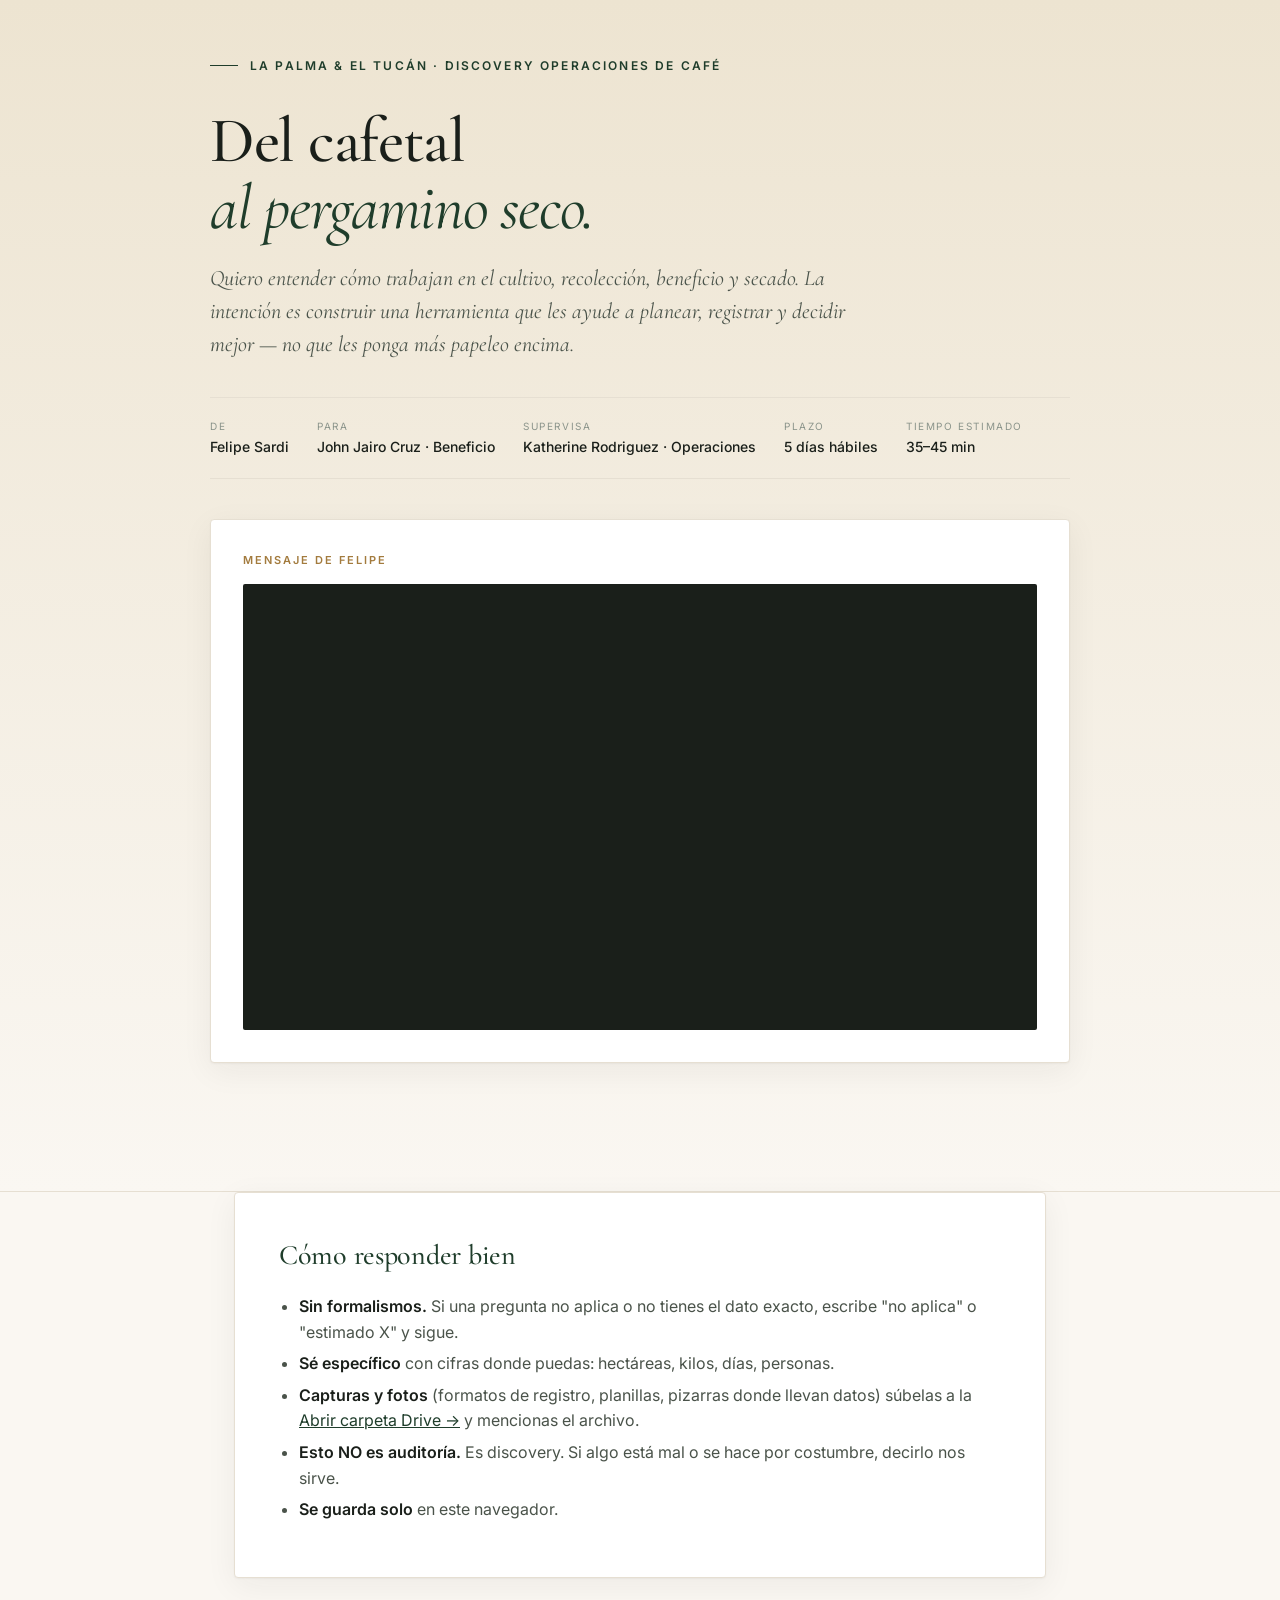
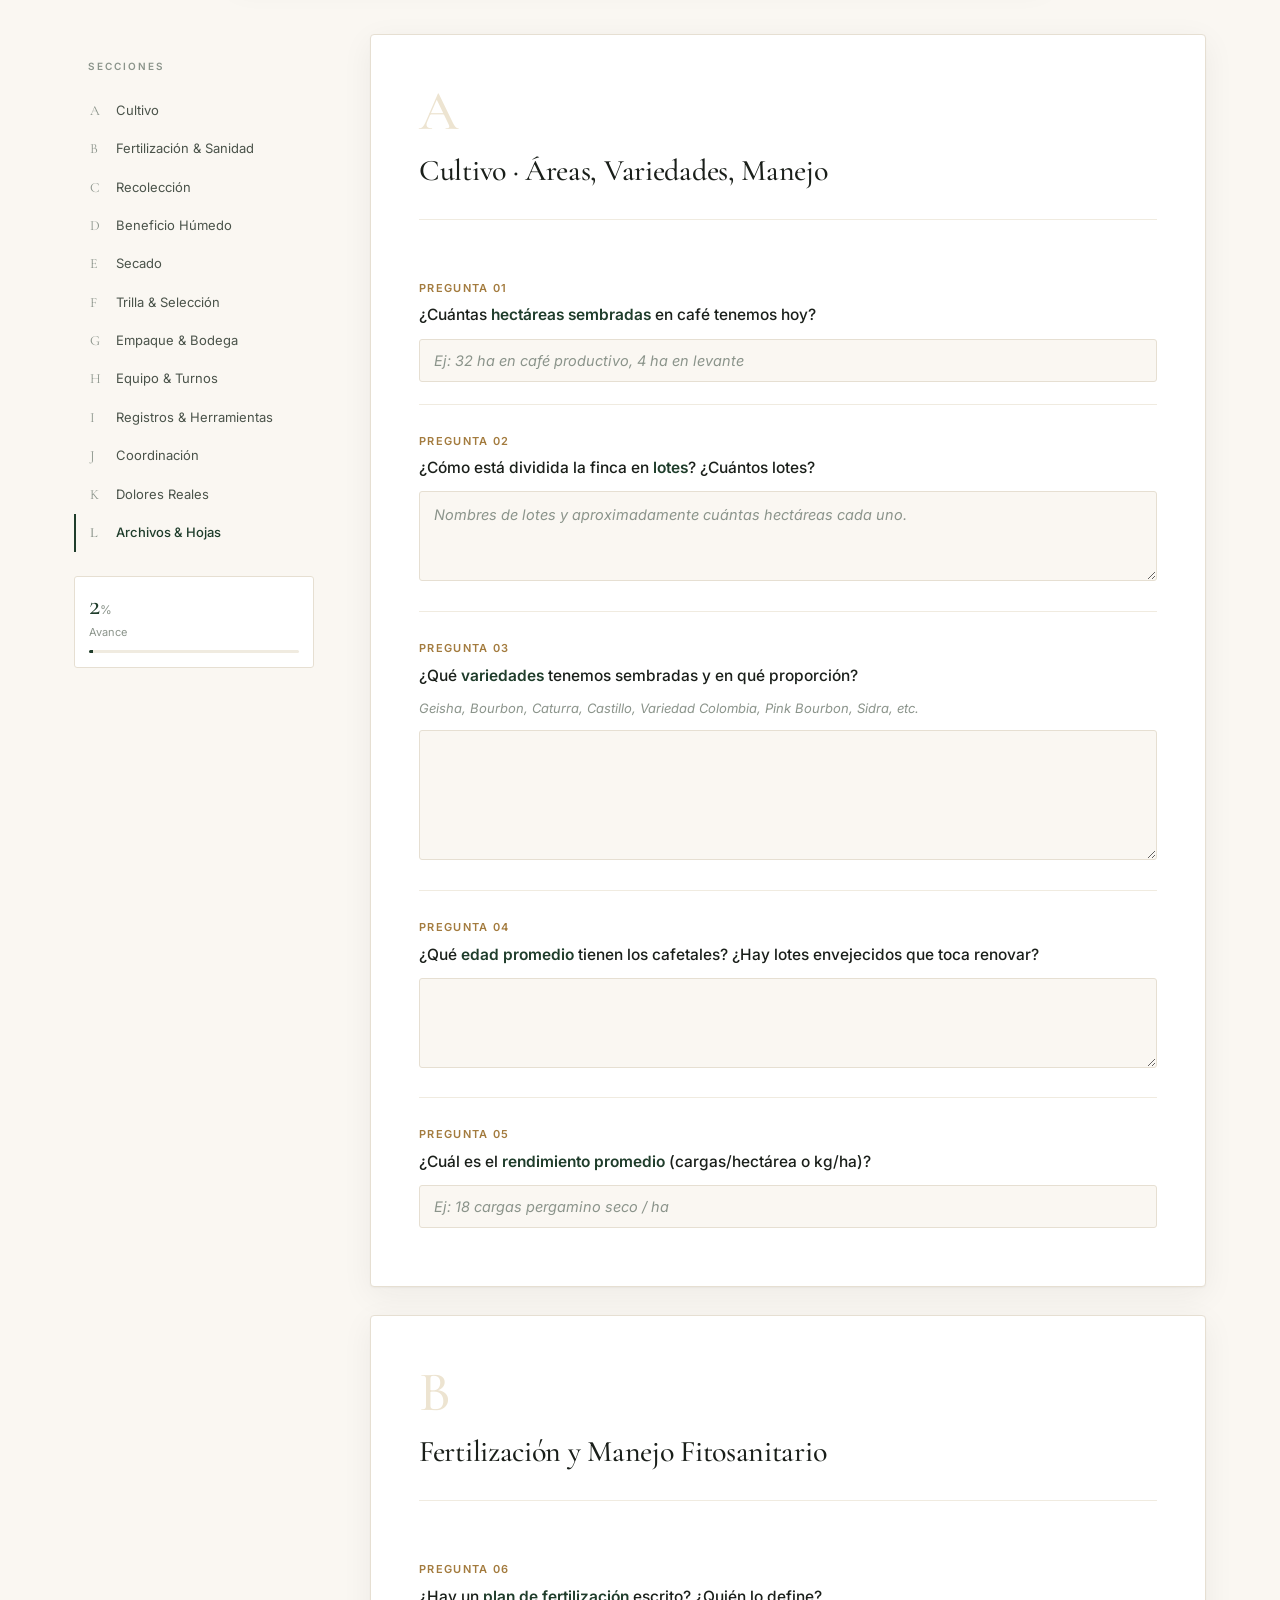
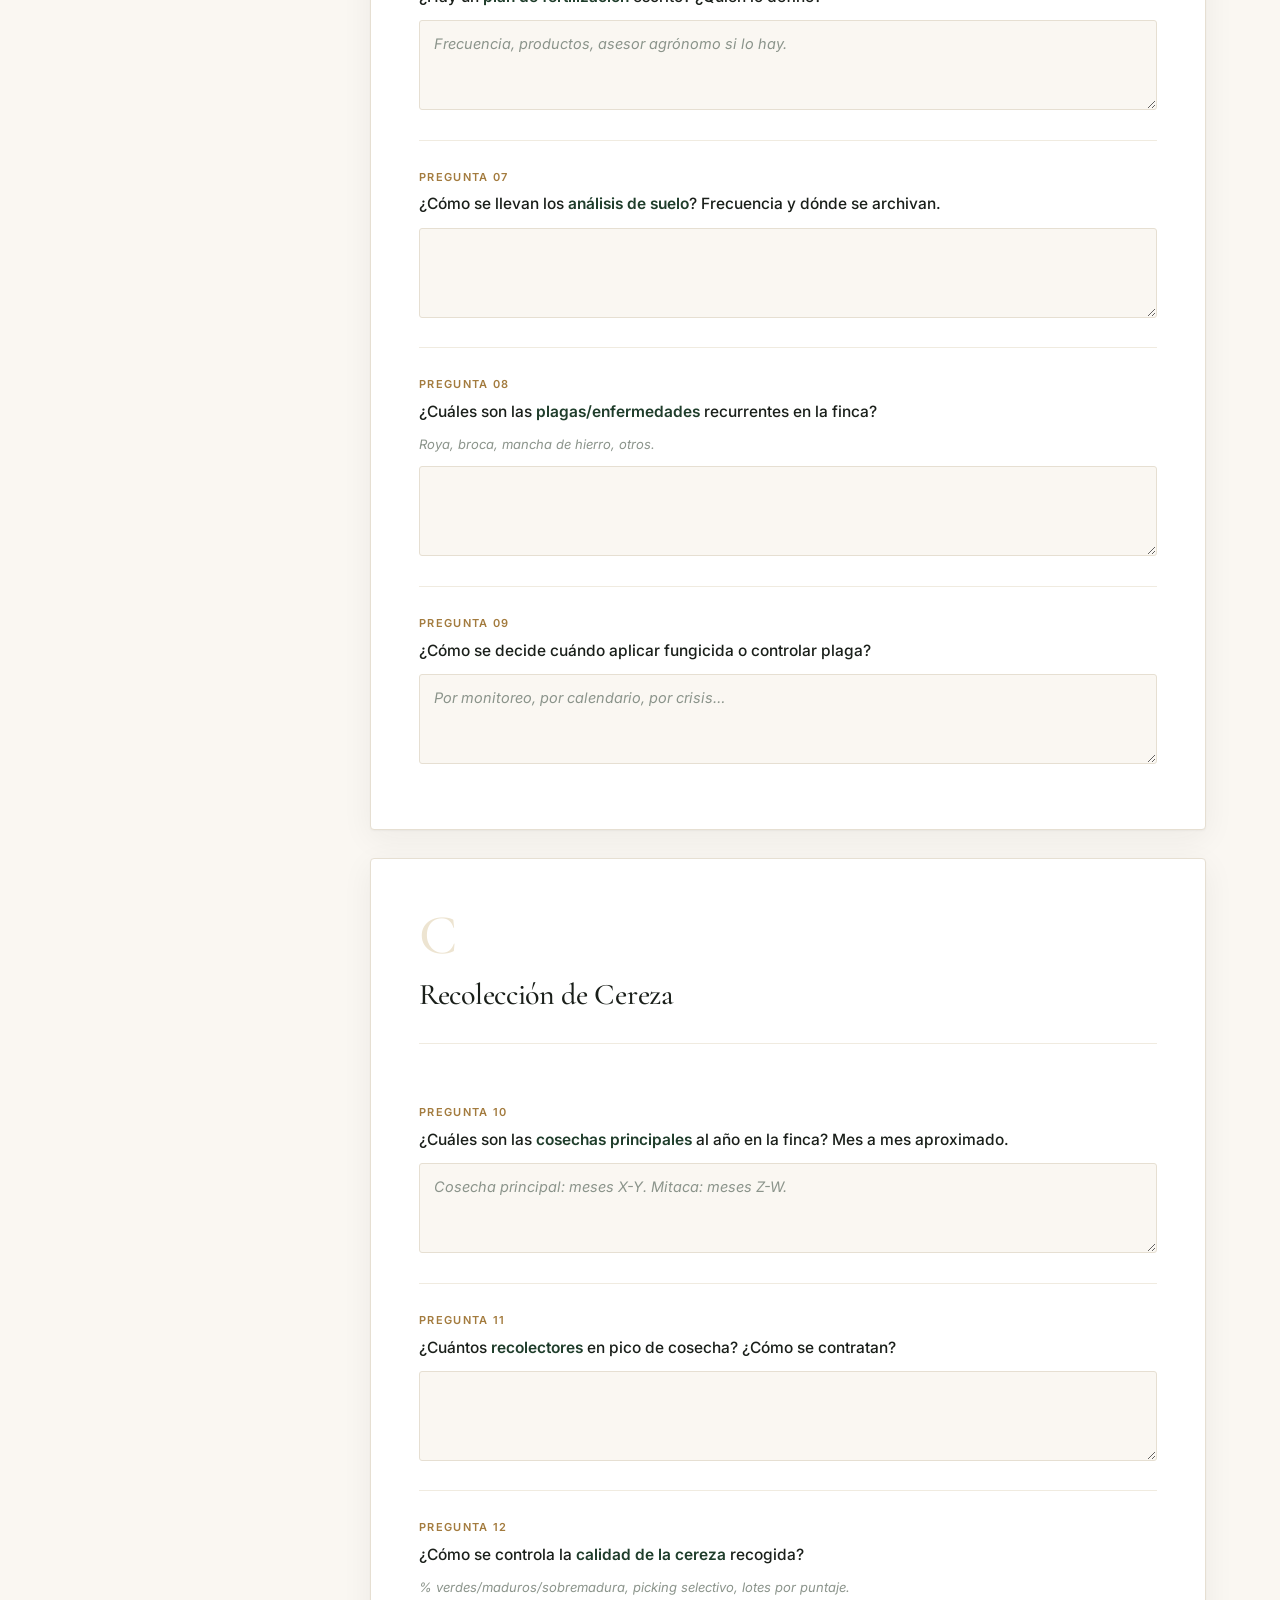
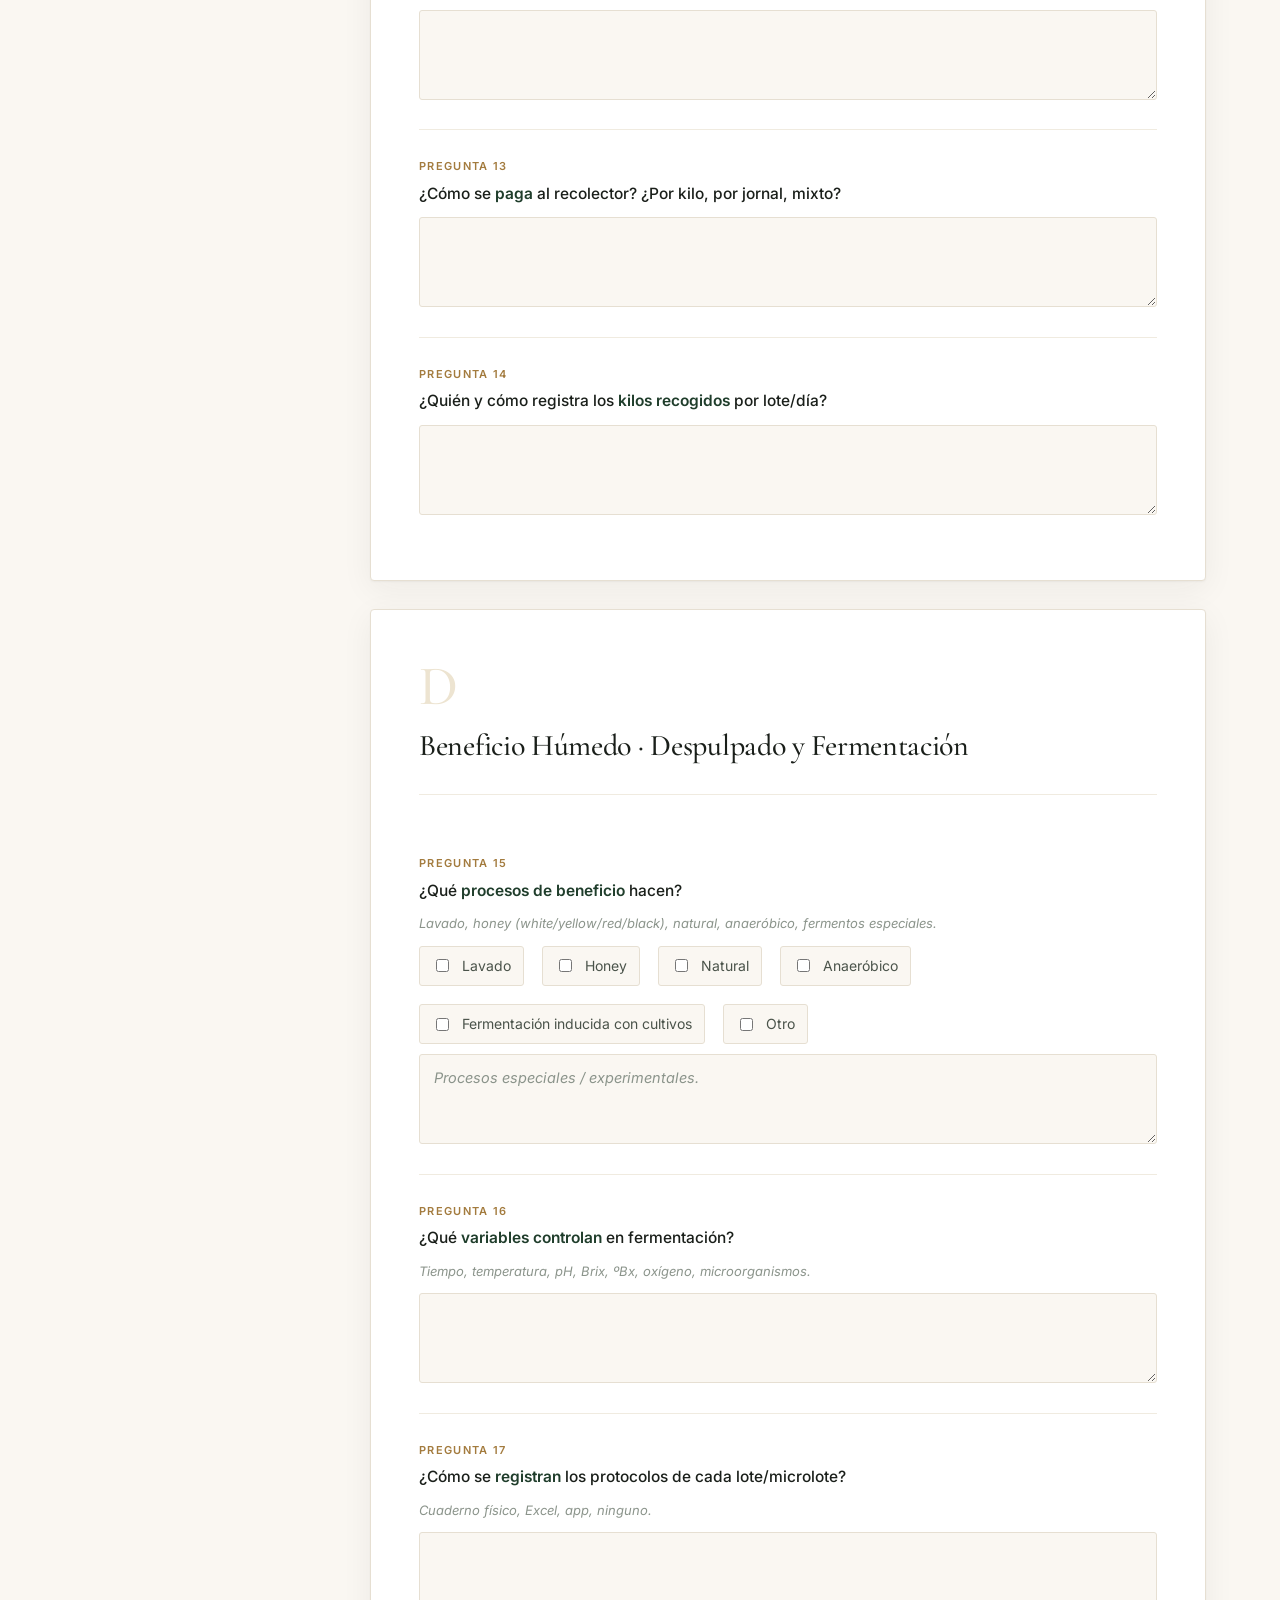
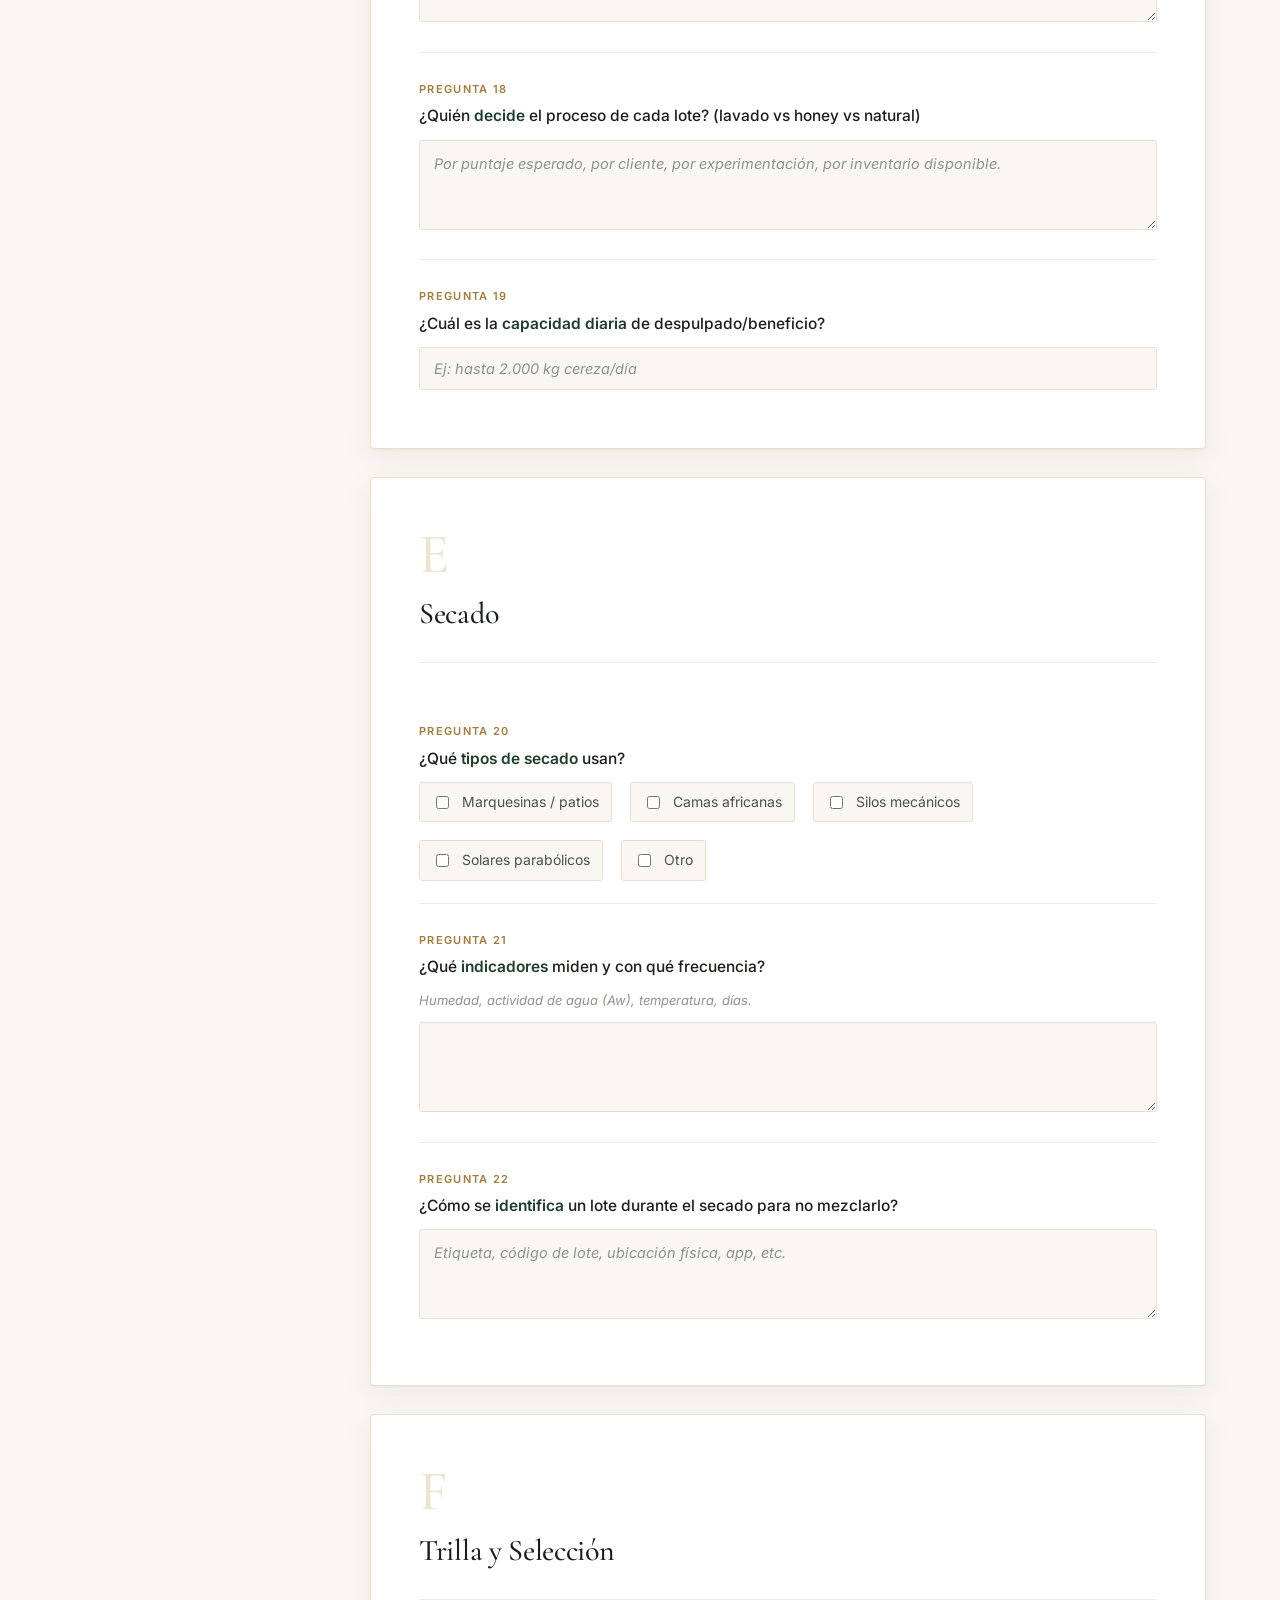
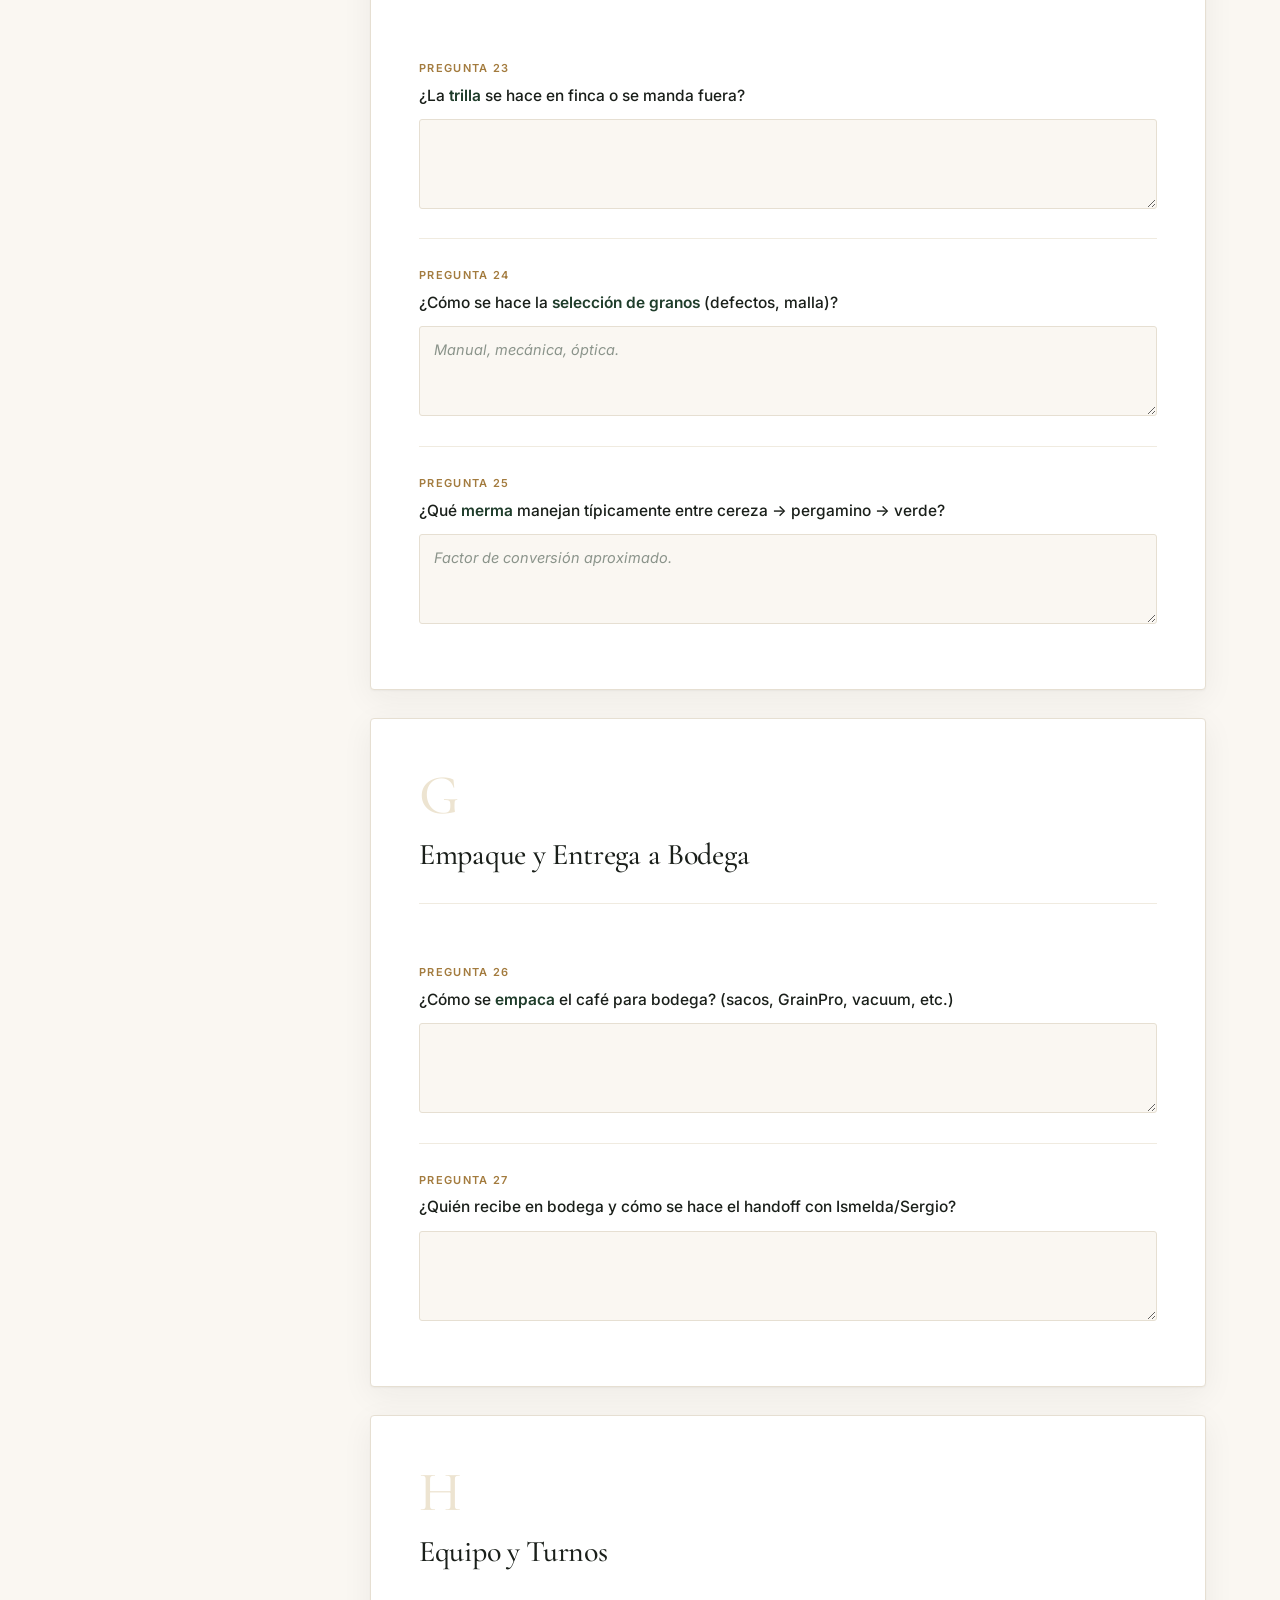
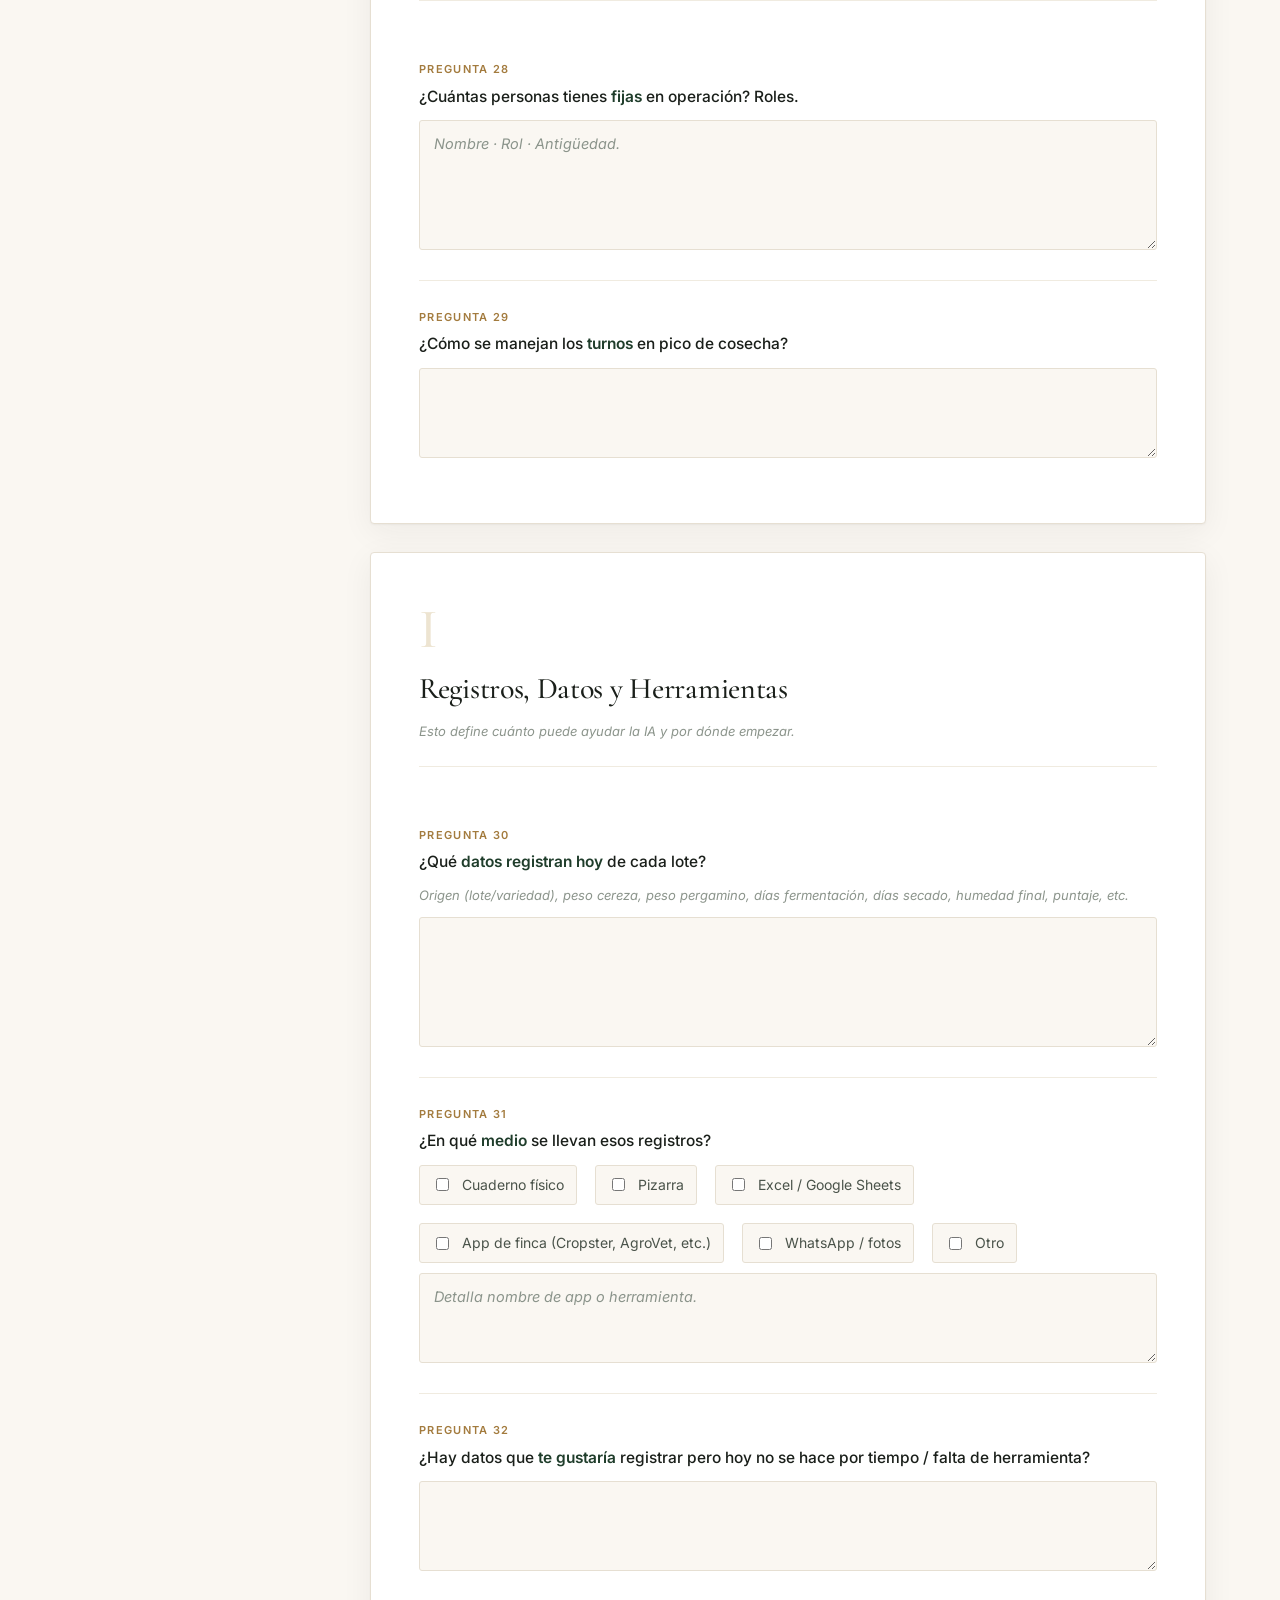
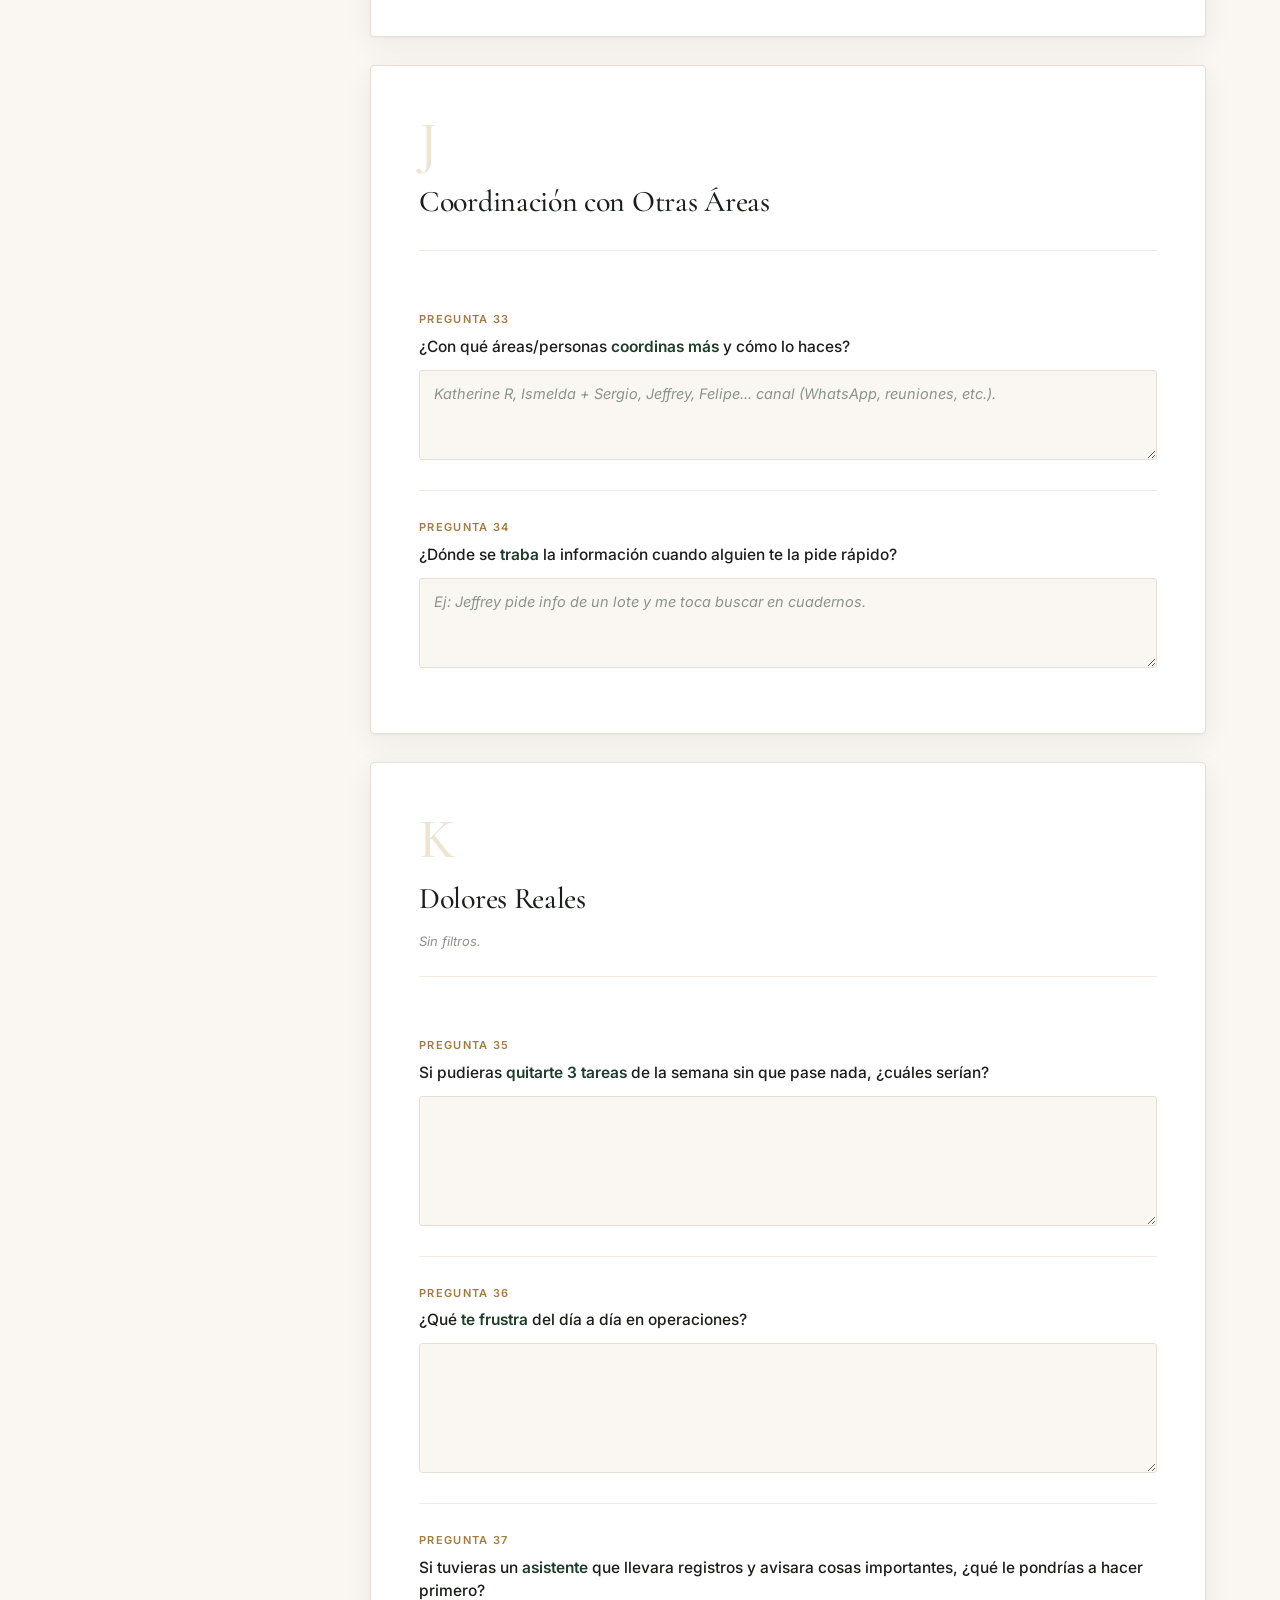
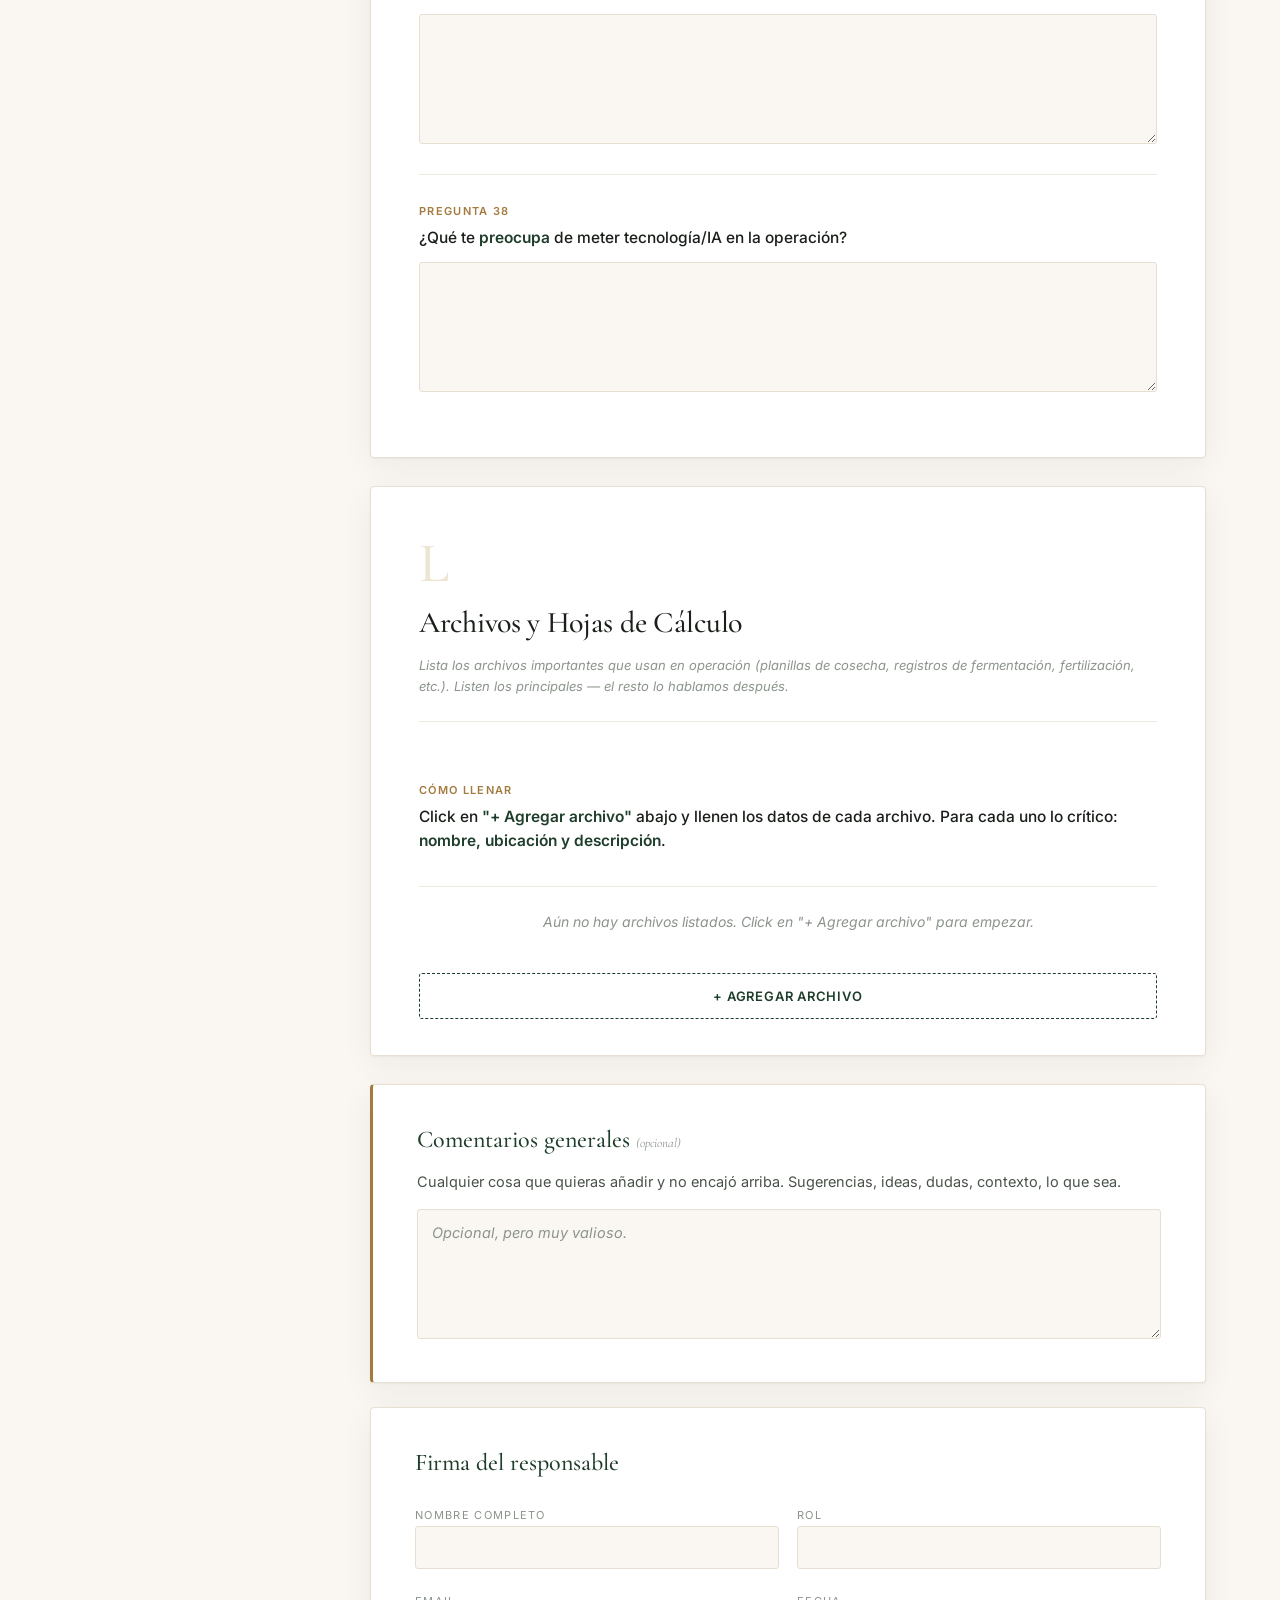
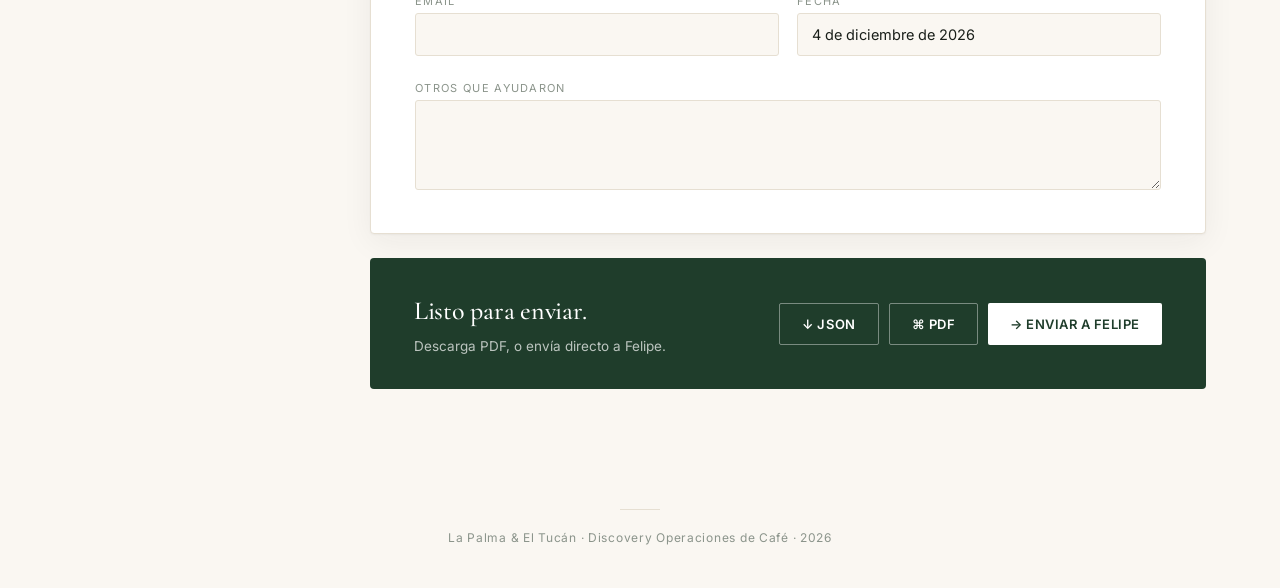
<file: operaciones-cafe/index.html>
<!doctype html>
<html lang="es">
<head>
<meta charset="utf-8" />
<meta name="viewport" content="width=device-width, initial-scale=1" />
<meta name="discovery-area" content="operaciones-cafe" />
<meta name="discovery-recipient" content="John Jairo Cruz" />
<title>Discovery Operaciones de Café · La Palma & El Tucán</title>
<link rel="preconnect" href="https://fonts.googleapis.com" />
<link rel="preconnect" href="https://fonts.gstatic.com" crossorigin />
<link href="https://fonts.googleapis.com/css2?family=Cormorant+Garamond:ital,wght@0,400;0,500;0,600;1,400&family=Inter:wght@400;500;600&display=swap" rel="stylesheet" />
<link rel="stylesheet" href="../assets/styles.css" />
<script src="../assets/config.js"></script>
</head>
<body>

<header class="hero">
  <div class="hero-inner">
    <div class="brand-mark">La Palma &amp; El Tucán · Discovery Operaciones de Café</div>
    <h1>Del cafetal<br><em>al pergamino seco.</em></h1>
    <p class="lede">Quiero entender cómo trabajan en el cultivo, recolección, beneficio y secado. La intención es construir una herramienta que les ayude a planear, registrar y decidir mejor — no que les ponga más papeleo encima.</p>

    <div class="meta-row">
      <div><span class="k">De</span><span class="v">Felipe Sardi</span></div>
      <div><span class="k">Para</span><span class="v">John Jairo Cruz · Beneficio</span></div>
      <div><span class="k">Supervisa</span><span class="v">Katherine Rodriguez · Operaciones</span></div>
      <div><span class="k">Plazo</span><span class="v">5 días hábiles</span></div>
      <div><span class="k">Tiempo estimado</span><span class="v">35–45 min</span></div>
    </div>

    <div class="video-block">
      <div class="video-label">Mensaje de Felipe</div>
      <div class="video-frame">
        <div class="video-placeholder">
          <div class="ico">▶</div>
          <div>Aquí va el video introductorio.</div>
        </div>
      </div>
    </div>
  </div>
</header>

<div class="intro">
  <div class="intro-block">
    <h2>Cómo responder bien</h2>
    <ul>
      <li><strong>Sin formalismos.</strong> Si una pregunta no aplica o no tienes el dato exacto, escribe "no aplica" o "estimado X" y sigue.</li>
      <li><strong>Sé específico</strong> con cifras donde puedas: hectáreas, kilos, días, personas.</li>
      <li><strong>Capturas y fotos</strong> (formatos de registro, planillas, pizarras donde llevan datos) súbelas a la <a id="driveFolderLink" href="#" style="color:var(--ink-mute)">carpeta Drive</a> y mencionas el archivo.</li>
      <li><strong>Esto NO es auditoría.</strong> Es discovery. Si algo está mal o se hace por costumbre, decirlo nos sirve.</li>
      <li><strong>Se guarda solo</strong> en este navegador.</li>
    </ul>
  </div>
</div>

<main>
  <nav class="toc" id="toc">
    <div class="toc-title">Secciones</div>
    <ol>
      <li><a href="#sec-a" data-target="sec-a">Cultivo</a></li>
      <li><a href="#sec-b" data-target="sec-b">Fertilización & Sanidad</a></li>
      <li><a href="#sec-c" data-target="sec-c">Recolección</a></li>
      <li><a href="#sec-d" data-target="sec-d">Beneficio Húmedo</a></li>
      <li><a href="#sec-e" data-target="sec-e">Secado</a></li>
      <li><a href="#sec-f" data-target="sec-f">Trilla & Selección</a></li>
      <li><a href="#sec-g" data-target="sec-g">Empaque & Bodega</a></li>
      <li><a href="#sec-h" data-target="sec-h">Equipo & Turnos</a></li>
      <li><a href="#sec-i" data-target="sec-i">Registros & Herramientas</a></li>
      <li><a href="#sec-j" data-target="sec-j">Coordinación</a></li>
      <li><a href="#sec-k" data-target="sec-k">Dolores Reales</a></li>
      <li><a href="#sec-files" data-target="sec-files">Archivos & Hojas</a></li>
    </ol>
    <div class="progress-pill">
      <div><span class="pct" id="pctNum">0</span><span style="font-size:12px;color:var(--ink-mute)">%</span></div>
      <div style="margin-top:4px;font-size:11px">Avance</div>
      <div class="pbar"><div id="pbarFill"></div></div>
    </div>
  </nav>

  <form id="discoveryForm" autocomplete="off">

    <!-- A. CULTIVO -->
    <section class="q-section" id="sec-a">
      <div class="sec-head">
        <div class="sec-letter">A</div>
        <h2>Cultivo · Áreas, Variedades, Manejo</h2>
      </div>

      <div class="q"><div class="q-num">PREGUNTA 01</div>
        <div class="q-text">¿Cuántas <strong>hectáreas sembradas</strong> en café tenemos hoy?</div>
        <input type="text" name="q01" placeholder="Ej: 32 ha en café productivo, 4 ha en levante" />
      </div>

      <div class="q"><div class="q-num">PREGUNTA 02</div>
        <div class="q-text">¿Cómo está dividida la finca en <strong>lotes</strong>? ¿Cuántos lotes?</div>
        <textarea name="q02" placeholder="Nombres de lotes y aproximadamente cuántas hectáreas cada uno."></textarea>
      </div>

      <div class="q"><div class="q-num">PREGUNTA 03</div>
        <div class="q-text">¿Qué <strong>variedades</strong> tenemos sembradas y en qué proporción?</div>
        <div class="q-help">Geisha, Bourbon, Caturra, Castillo, Variedad Colombia, Pink Bourbon, Sidra, etc.</div>
        <textarea class="tall" name="q03"></textarea>
      </div>

      <div class="q"><div class="q-num">PREGUNTA 04</div>
        <div class="q-text">¿Qué <strong>edad promedio</strong> tienen los cafetales? ¿Hay lotes envejecidos que toca renovar?</div>
        <textarea name="q04"></textarea>
      </div>

      <div class="q"><div class="q-num">PREGUNTA 05</div>
        <div class="q-text">¿Cuál es el <strong>rendimiento promedio</strong> (cargas/hectárea o kg/ha)?</div>
        <input type="text" name="q05" placeholder="Ej: 18 cargas pergamino seco / ha" />
      </div>
    </section>

    <!-- B. FERTILIZACIÓN -->
    <section class="q-section" id="sec-b">
      <div class="sec-head">
        <div class="sec-letter">B</div>
        <h2>Fertilización y Manejo Fitosanitario</h2>
      </div>

      <div class="q"><div class="q-num">PREGUNTA 06</div>
        <div class="q-text">¿Hay un <strong>plan de fertilización</strong> escrito? ¿Quién lo define?</div>
        <textarea name="q06" placeholder="Frecuencia, productos, asesor agrónomo si lo hay."></textarea>
      </div>

      <div class="q"><div class="q-num">PREGUNTA 07</div>
        <div class="q-text">¿Cómo se llevan los <strong>análisis de suelo</strong>? Frecuencia y dónde se archivan.</div>
        <textarea name="q07"></textarea>
      </div>

      <div class="q"><div class="q-num">PREGUNTA 08</div>
        <div class="q-text">¿Cuáles son las <strong>plagas/enfermedades</strong> recurrentes en la finca?</div>
        <div class="q-help">Roya, broca, mancha de hierro, otros.</div>
        <textarea name="q08"></textarea>
      </div>

      <div class="q"><div class="q-num">PREGUNTA 09</div>
        <div class="q-text">¿Cómo se decide cuándo aplicar fungicida o controlar plaga?</div>
        <textarea name="q09" placeholder="Por monitoreo, por calendario, por crisis…"></textarea>
      </div>
    </section>

    <!-- C. RECOLECCIÓN -->
    <section class="q-section" id="sec-c">
      <div class="sec-head">
        <div class="sec-letter">C</div>
        <h2>Recolección de Cereza</h2>
      </div>

      <div class="q"><div class="q-num">PREGUNTA 10</div>
        <div class="q-text">¿Cuáles son las <strong>cosechas principales</strong> al año en la finca? Mes a mes aproximado.</div>
        <textarea name="q10" placeholder="Cosecha principal: meses X-Y. Mitaca: meses Z-W."></textarea>
      </div>

      <div class="q"><div class="q-num">PREGUNTA 11</div>
        <div class="q-text">¿Cuántos <strong>recolectores</strong> en pico de cosecha? ¿Cómo se contratan?</div>
        <textarea name="q11"></textarea>
      </div>

      <div class="q"><div class="q-num">PREGUNTA 12</div>
        <div class="q-text">¿Cómo se controla la <strong>calidad de la cereza</strong> recogida?</div>
        <div class="q-help">% verdes/maduros/sobremadura, picking selectivo, lotes por puntaje.</div>
        <textarea name="q12"></textarea>
      </div>

      <div class="q"><div class="q-num">PREGUNTA 13</div>
        <div class="q-text">¿Cómo se <strong>paga</strong> al recolector? ¿Por kilo, por jornal, mixto?</div>
        <textarea name="q13"></textarea>
      </div>

      <div class="q"><div class="q-num">PREGUNTA 14</div>
        <div class="q-text">¿Quién y cómo registra los <strong>kilos recogidos</strong> por lote/día?</div>
        <textarea name="q14"></textarea>
      </div>
    </section>

    <!-- D. BENEFICIO HÚMEDO -->
    <section class="q-section" id="sec-d">
      <div class="sec-head">
        <div class="sec-letter">D</div>
        <h2>Beneficio Húmedo · Despulpado y Fermentación</h2>
      </div>

      <div class="q"><div class="q-num">PREGUNTA 15</div>
        <div class="q-text">¿Qué <strong>procesos de beneficio</strong> hacen?</div>
        <div class="q-help">Lavado, honey (white/yellow/red/black), natural, anaeróbico, fermentos especiales.</div>
        <div class="opt-group row">
          <label class="opt"><input type="checkbox" name="q15" value="Lavado" /> Lavado</label>
          <label class="opt"><input type="checkbox" name="q15" value="Honey" /> Honey</label>
          <label class="opt"><input type="checkbox" name="q15" value="Natural" /> Natural</label>
          <label class="opt"><input type="checkbox" name="q15" value="Anaeróbico" /> Anaeróbico</label>
          <label class="opt"><input type="checkbox" name="q15" value="Fermentación inducida" /> Fermentación inducida con cultivos</label>
          <label class="opt"><input type="checkbox" name="q15" value="Otro" /> Otro</label>
        </div>
        <textarea name="q15_otro" placeholder="Procesos especiales / experimentales." style="margin-top:10px"></textarea>
      </div>

      <div class="q"><div class="q-num">PREGUNTA 16</div>
        <div class="q-text">¿Qué <strong>variables controlan</strong> en fermentación?</div>
        <div class="q-help">Tiempo, temperatura, pH, Brix, ºBx, oxígeno, microorganismos.</div>
        <textarea name="q16"></textarea>
      </div>

      <div class="q"><div class="q-num">PREGUNTA 17</div>
        <div class="q-text">¿Cómo se <strong>registran</strong> los protocolos de cada lote/microlote?</div>
        <div class="q-help">Cuaderno físico, Excel, app, ninguno.</div>
        <textarea name="q17"></textarea>
      </div>

      <div class="q"><div class="q-num">PREGUNTA 18</div>
        <div class="q-text">¿Quién <strong>decide</strong> el proceso de cada lote? (lavado vs honey vs natural)</div>
        <textarea name="q18" placeholder="Por puntaje esperado, por cliente, por experimentación, por inventario disponible."></textarea>
      </div>

      <div class="q"><div class="q-num">PREGUNTA 19</div>
        <div class="q-text">¿Cuál es la <strong>capacidad diaria</strong> de despulpado/beneficio?</div>
        <input type="text" name="q19" placeholder="Ej: hasta 2.000 kg cereza/día" />
      </div>
    </section>

    <!-- E. SECADO -->
    <section class="q-section" id="sec-e">
      <div class="sec-head">
        <div class="sec-letter">E</div>
        <h2>Secado</h2>
      </div>

      <div class="q"><div class="q-num">PREGUNTA 20</div>
        <div class="q-text">¿Qué <strong>tipos de secado</strong> usan?</div>
        <div class="opt-group row">
          <label class="opt"><input type="checkbox" name="q20" value="Marquesinas / patios" /> Marquesinas / patios</label>
          <label class="opt"><input type="checkbox" name="q20" value="Camas africanas" /> Camas africanas</label>
          <label class="opt"><input type="checkbox" name="q20" value="Silos mecánicos" /> Silos mecánicos</label>
          <label class="opt"><input type="checkbox" name="q20" value="Tostadores parabólicos" /> Solares parabólicos</label>
          <label class="opt"><input type="checkbox" name="q20" value="Otro" /> Otro</label>
        </div>
      </div>

      <div class="q"><div class="q-num">PREGUNTA 21</div>
        <div class="q-text">¿Qué <strong>indicadores</strong> miden y con qué frecuencia?</div>
        <div class="q-help">Humedad, actividad de agua (Aw), temperatura, días.</div>
        <textarea name="q21"></textarea>
      </div>

      <div class="q"><div class="q-num">PREGUNTA 22</div>
        <div class="q-text">¿Cómo se <strong>identifica</strong> un lote durante el secado para no mezclarlo?</div>
        <textarea name="q22" placeholder="Etiqueta, código de lote, ubicación física, app, etc."></textarea>
      </div>
    </section>

    <!-- F. TRILLA & SELECCIÓN -->
    <section class="q-section" id="sec-f">
      <div class="sec-head">
        <div class="sec-letter">F</div>
        <h2>Trilla y Selección</h2>
      </div>

      <div class="q"><div class="q-num">PREGUNTA 23</div>
        <div class="q-text">¿La <strong>trilla</strong> se hace en finca o se manda fuera?</div>
        <textarea name="q23"></textarea>
      </div>

      <div class="q"><div class="q-num">PREGUNTA 24</div>
        <div class="q-text">¿Cómo se hace la <strong>selección de granos</strong> (defectos, malla)?</div>
        <textarea name="q24" placeholder="Manual, mecánica, óptica."></textarea>
      </div>

      <div class="q"><div class="q-num">PREGUNTA 25</div>
        <div class="q-text">¿Qué <strong>merma</strong> manejan típicamente entre cereza → pergamino → verde?</div>
        <textarea name="q25" placeholder="Factor de conversión aproximado."></textarea>
      </div>
    </section>

    <!-- G. EMPAQUE & BODEGA -->
    <section class="q-section" id="sec-g">
      <div class="sec-head">
        <div class="sec-letter">G</div>
        <h2>Empaque y Entrega a Bodega</h2>
      </div>

      <div class="q"><div class="q-num">PREGUNTA 26</div>
        <div class="q-text">¿Cómo se <strong>empaca</strong> el café para bodega? (sacos, GrainPro, vacuum, etc.)</div>
        <textarea name="q26"></textarea>
      </div>

      <div class="q"><div class="q-num">PREGUNTA 27</div>
        <div class="q-text">¿Quién recibe en bodega y cómo se hace el handoff con Ismelda/Sergio?</div>
        <textarea name="q27"></textarea>
      </div>
    </section>

    <!-- H. EQUIPO -->
    <section class="q-section" id="sec-h">
      <div class="sec-head">
        <div class="sec-letter">H</div>
        <h2>Equipo y Turnos</h2>
      </div>

      <div class="q"><div class="q-num">PREGUNTA 28</div>
        <div class="q-text">¿Cuántas personas tienes <strong>fijas</strong> en operación? Roles.</div>
        <textarea class="tall" name="q28" placeholder="Nombre · Rol · Antigüedad."></textarea>
      </div>

      <div class="q"><div class="q-num">PREGUNTA 29</div>
        <div class="q-text">¿Cómo se manejan los <strong>turnos</strong> en pico de cosecha?</div>
        <textarea name="q29"></textarea>
      </div>
    </section>

    <!-- I. REGISTROS -->
    <section class="q-section" id="sec-i">
      <div class="sec-head">
        <div class="sec-letter">I</div>
        <h2>Registros, Datos y Herramientas</h2>
        <div class="sub">Esto define cuánto puede ayudar la IA y por dónde empezar.</div>
      </div>

      <div class="q"><div class="q-num">PREGUNTA 30</div>
        <div class="q-text">¿Qué <strong>datos registran hoy</strong> de cada lote?</div>
        <div class="q-help">Origen (lote/variedad), peso cereza, peso pergamino, días fermentación, días secado, humedad final, puntaje, etc.</div>
        <textarea class="tall" name="q30"></textarea>
      </div>

      <div class="q"><div class="q-num">PREGUNTA 31</div>
        <div class="q-text">¿En qué <strong>medio</strong> se llevan esos registros?</div>
        <div class="opt-group row">
          <label class="opt"><input type="checkbox" name="q31" value="Cuaderno físico" /> Cuaderno físico</label>
          <label class="opt"><input type="checkbox" name="q31" value="Pizarra" /> Pizarra</label>
          <label class="opt"><input type="checkbox" name="q31" value="Excel / Sheets" /> Excel / Google Sheets</label>
          <label class="opt"><input type="checkbox" name="q31" value="App finca" /> App de finca (Cropster, AgroVet, etc.)</label>
          <label class="opt"><input type="checkbox" name="q31" value="WhatsApp" /> WhatsApp / fotos</label>
          <label class="opt"><input type="checkbox" name="q31" value="Otro" /> Otro</label>
        </div>
        <textarea name="q31_otro" placeholder="Detalla nombre de app o herramienta." style="margin-top:10px"></textarea>
      </div>

      <div class="q"><div class="q-num">PREGUNTA 32</div>
        <div class="q-text">¿Hay datos que <strong>te gustaría</strong> registrar pero hoy no se hace por tiempo / falta de herramienta?</div>
        <textarea name="q32"></textarea>
      </div>
    </section>

    <!-- J. COORDINACIÓN -->
    <section class="q-section" id="sec-j">
      <div class="sec-head">
        <div class="sec-letter">J</div>
        <h2>Coordinación con Otras Áreas</h2>
      </div>

      <div class="q"><div class="q-num">PREGUNTA 33</div>
        <div class="q-text">¿Con qué áreas/personas <strong>coordinas más</strong> y cómo lo haces?</div>
        <textarea name="q33" placeholder="Katherine R, Ismelda + Sergio, Jeffrey, Felipe... canal (WhatsApp, reuniones, etc.)."></textarea>
      </div>

      <div class="q"><div class="q-num">PREGUNTA 34</div>
        <div class="q-text">¿Dónde se <strong>traba</strong> la información cuando alguien te la pide rápido?</div>
        <textarea name="q34" placeholder="Ej: Jeffrey pide info de un lote y me toca buscar en cuadernos."></textarea>
      </div>
    </section>

    <!-- K. DOLORES -->
    <section class="q-section" id="sec-k">
      <div class="sec-head">
        <div class="sec-letter">K</div>
        <h2>Dolores Reales</h2>
        <div class="sub">Sin filtros.</div>
      </div>

      <div class="q"><div class="q-num">PREGUNTA 35</div>
        <div class="q-text">Si pudieras <strong>quitarte 3 tareas</strong> de la semana sin que pase nada, ¿cuáles serían?</div>
        <textarea class="tall" name="q35"></textarea>
      </div>

      <div class="q"><div class="q-num">PREGUNTA 36</div>
        <div class="q-text">¿Qué <strong>te frustra</strong> del día a día en operaciones?</div>
        <textarea class="tall" name="q36"></textarea>
      </div>

      <div class="q"><div class="q-num">PREGUNTA 37</div>
        <div class="q-text">Si tuvieras un <strong>asistente</strong> que llevara registros y avisara cosas importantes, ¿qué le pondrías a hacer primero?</div>
        <textarea class="tall" name="q37"></textarea>
      </div>

      <div class="q"><div class="q-num">PREGUNTA 38</div>
        <div class="q-text">¿Qué te <strong>preocupa</strong> de meter tecnología/IA en la operación?</div>
        <textarea class="tall" name="q38"></textarea>
      </div>
    </section>

    <!-- ===== ARCHIVOS ===== -->
    <section class="q-section" id="sec-files">
      <div class="sec-head">
        <div class="sec-letter">L</div>
        <h2>Archivos y Hojas de Cálculo</h2>
        <div class="sub">Lista los archivos importantes que usan en operación (planillas de cosecha, registros de fermentación, fertilización, etc.). Listen los principales — el resto lo hablamos después.</div>
      </div>

      <div class="q">
        <div class="q-num">CÓMO LLENAR</div>
        <div class="q-text">Click en <strong>"+ Agregar archivo"</strong> abajo y llenen los datos de cada archivo. Para cada uno lo crítico: <strong>nombre, ubicación y descripción</strong>.</div>
      </div>

      <div id="filesList"></div>
      <button type="button" class="btn-add-file" id="btnAddFile">+ Agregar archivo</button>
    </section>

    <!-- ===== COMENTARIOS GENERALES ===== -->
    <div class="signature" style="border-left:3px solid var(--gold)">
      <h3>Comentarios generales <span style="font-size:13px;color:var(--ink-mute);font-weight:400;font-style:italic">(opcional)</span></h3>
      <p style="color:var(--ink-soft);font-size:14.5px;margin:-8px 0 16px">Cualquier cosa que quieras añadir y no encajó arriba. Sugerencias, ideas, dudas, contexto, lo que sea.</p>
      <textarea name="comentarios_generales" class="tall" placeholder="Opcional, pero muy valioso."></textarea>
    </div>

    <!-- SIGNATURE -->
    <div class="signature">
      <h3>Firma del responsable</h3>
      <div class="sig-grid">
        <div><label>Nombre completo</label><input type="text" name="firma_nombre" /></div>
        <div><label>Rol</label><input type="text" name="firma_rol" /></div>
        <div><label>Email</label><input type="email" name="firma_email" /></div>
        <div><label>Fecha</label><input type="text" name="firma_fecha" id="firmaFecha" /></div>
      </div>
      <div style="margin-top:18px">
        <label style="font-size:11px;letter-spacing:.12em;text-transform:uppercase;color:var(--ink-mute)">Otros que ayudaron</label>
        <textarea name="firma_otros"></textarea>
      </div>
    </div>

    <div class="submit-bar">
      <div class="left">
        <h3>Listo para enviar.</h3>
        <p>Descarga PDF, o envía directo a Felipe.</p>
      </div>
      <div class="actions">
        <button type="button" class="btn ghost" id="btnDownload">↓ JSON</button>
        <button type="button" class="btn ghost" id="btnPdf">⌘ PDF</button>
        <button type="button" class="btn" id="btnSend">→ Enviar a Felipe</button>
      </div>
    </div>

  </form>
</main>

<footer>
  <div class="div"></div>
  La Palma & El Tucán · Discovery Operaciones de Café · 2026
</footer>

<div class="save-toast" id="saveToast"><span class="dot"></span>Guardado</div>
<script src="../assets/form.js"></script>
</body>
</html>
</file>
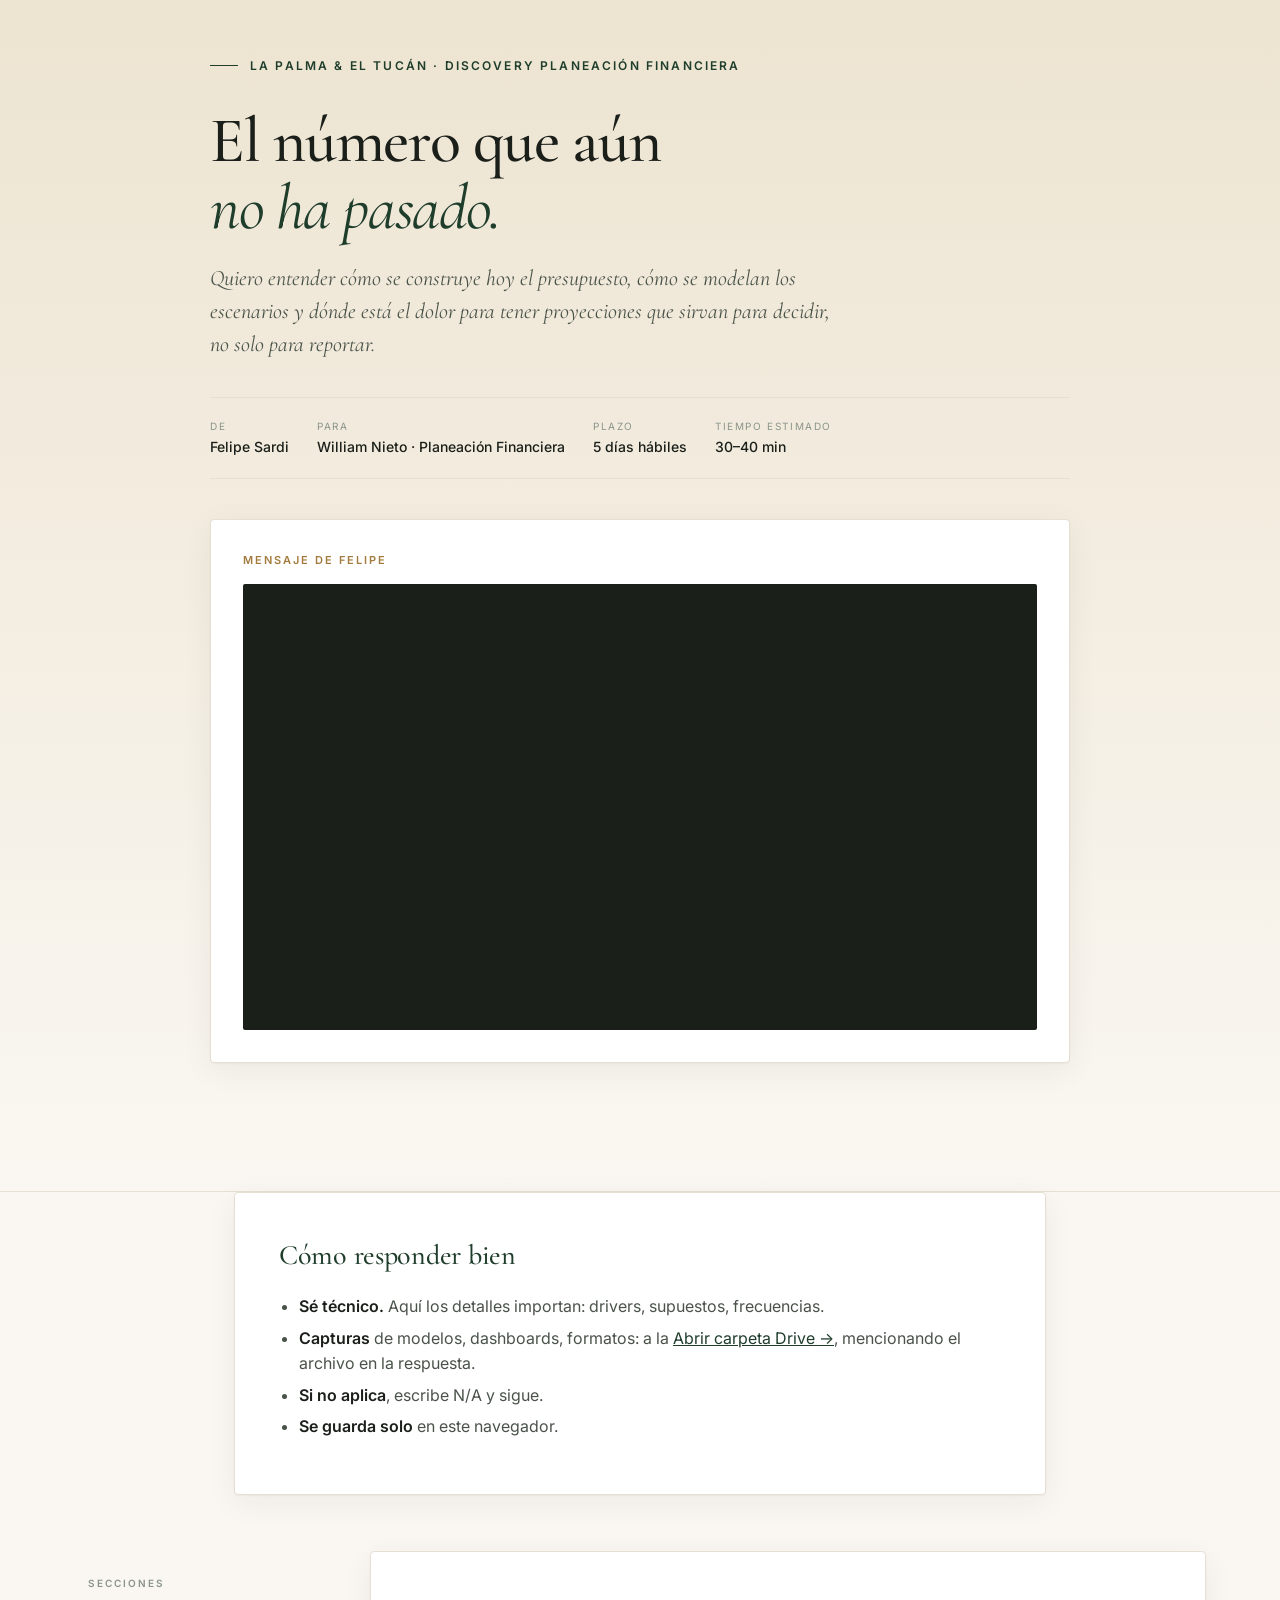
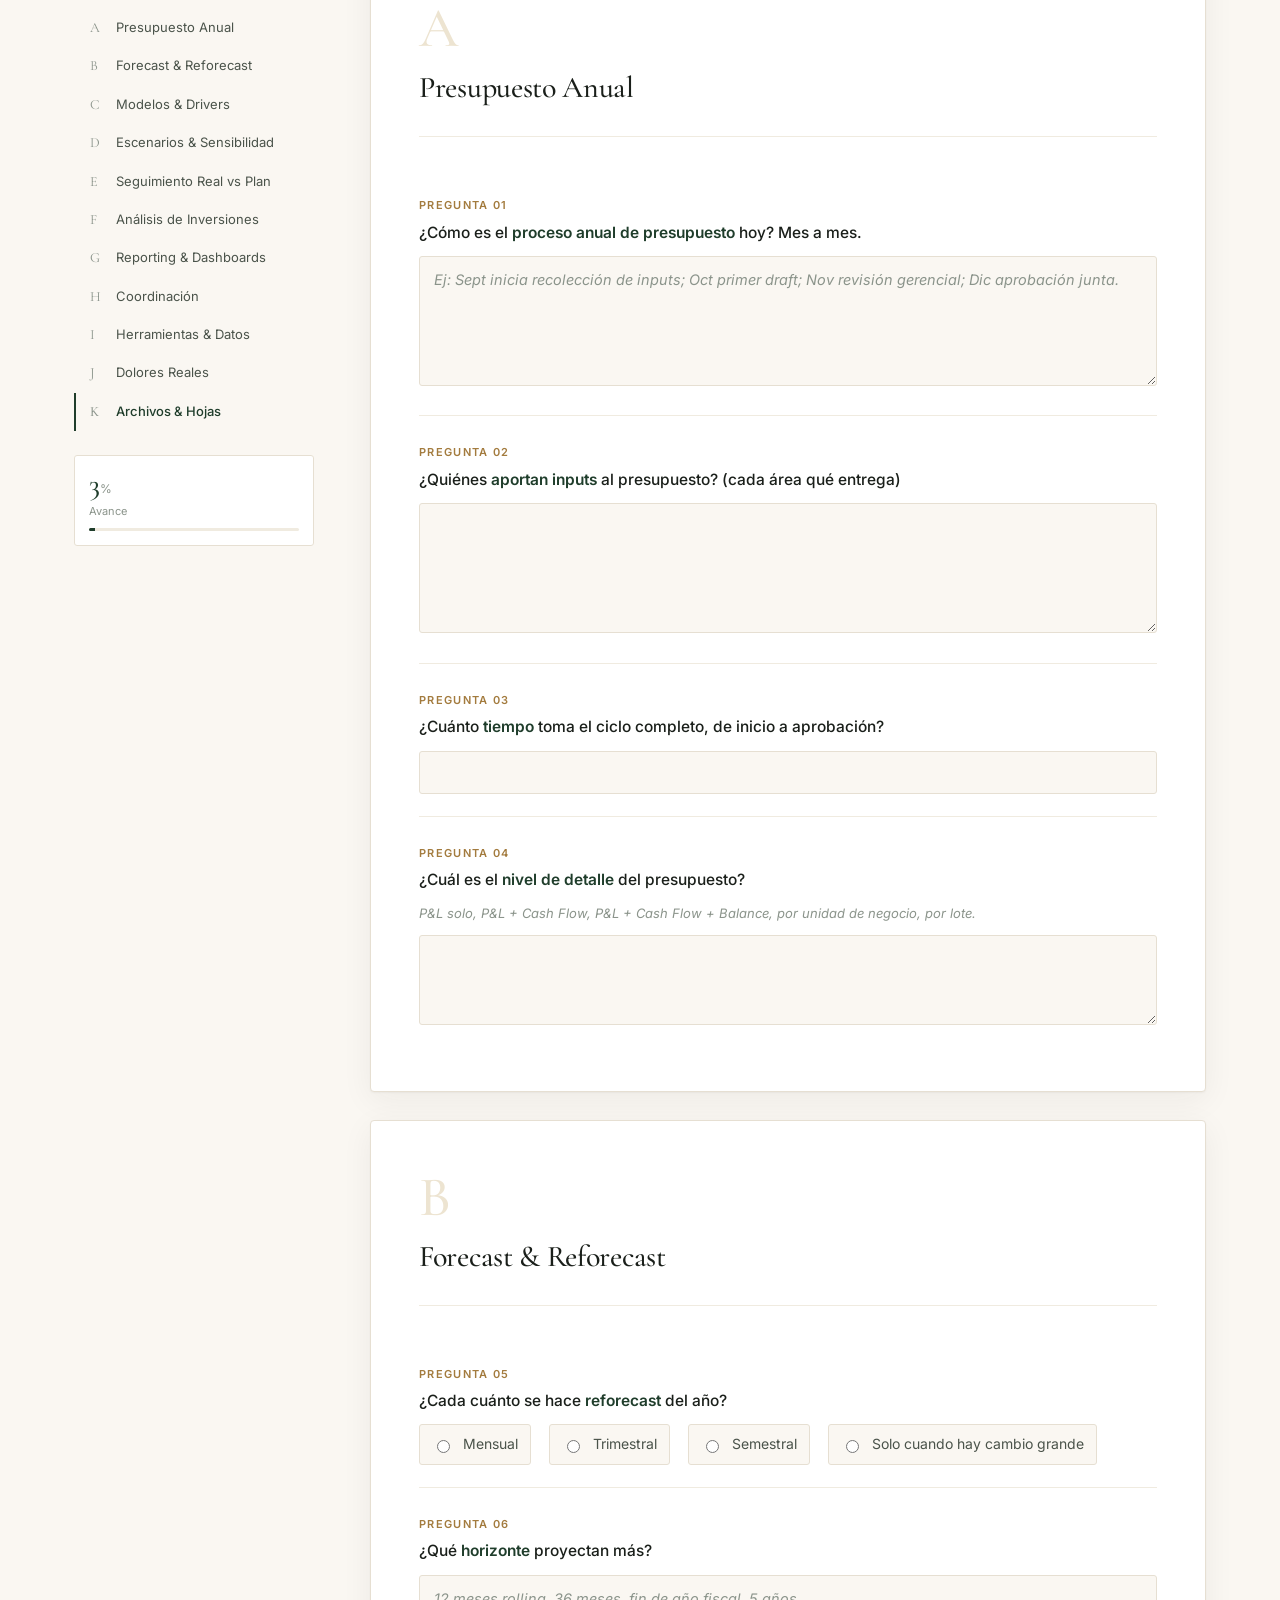
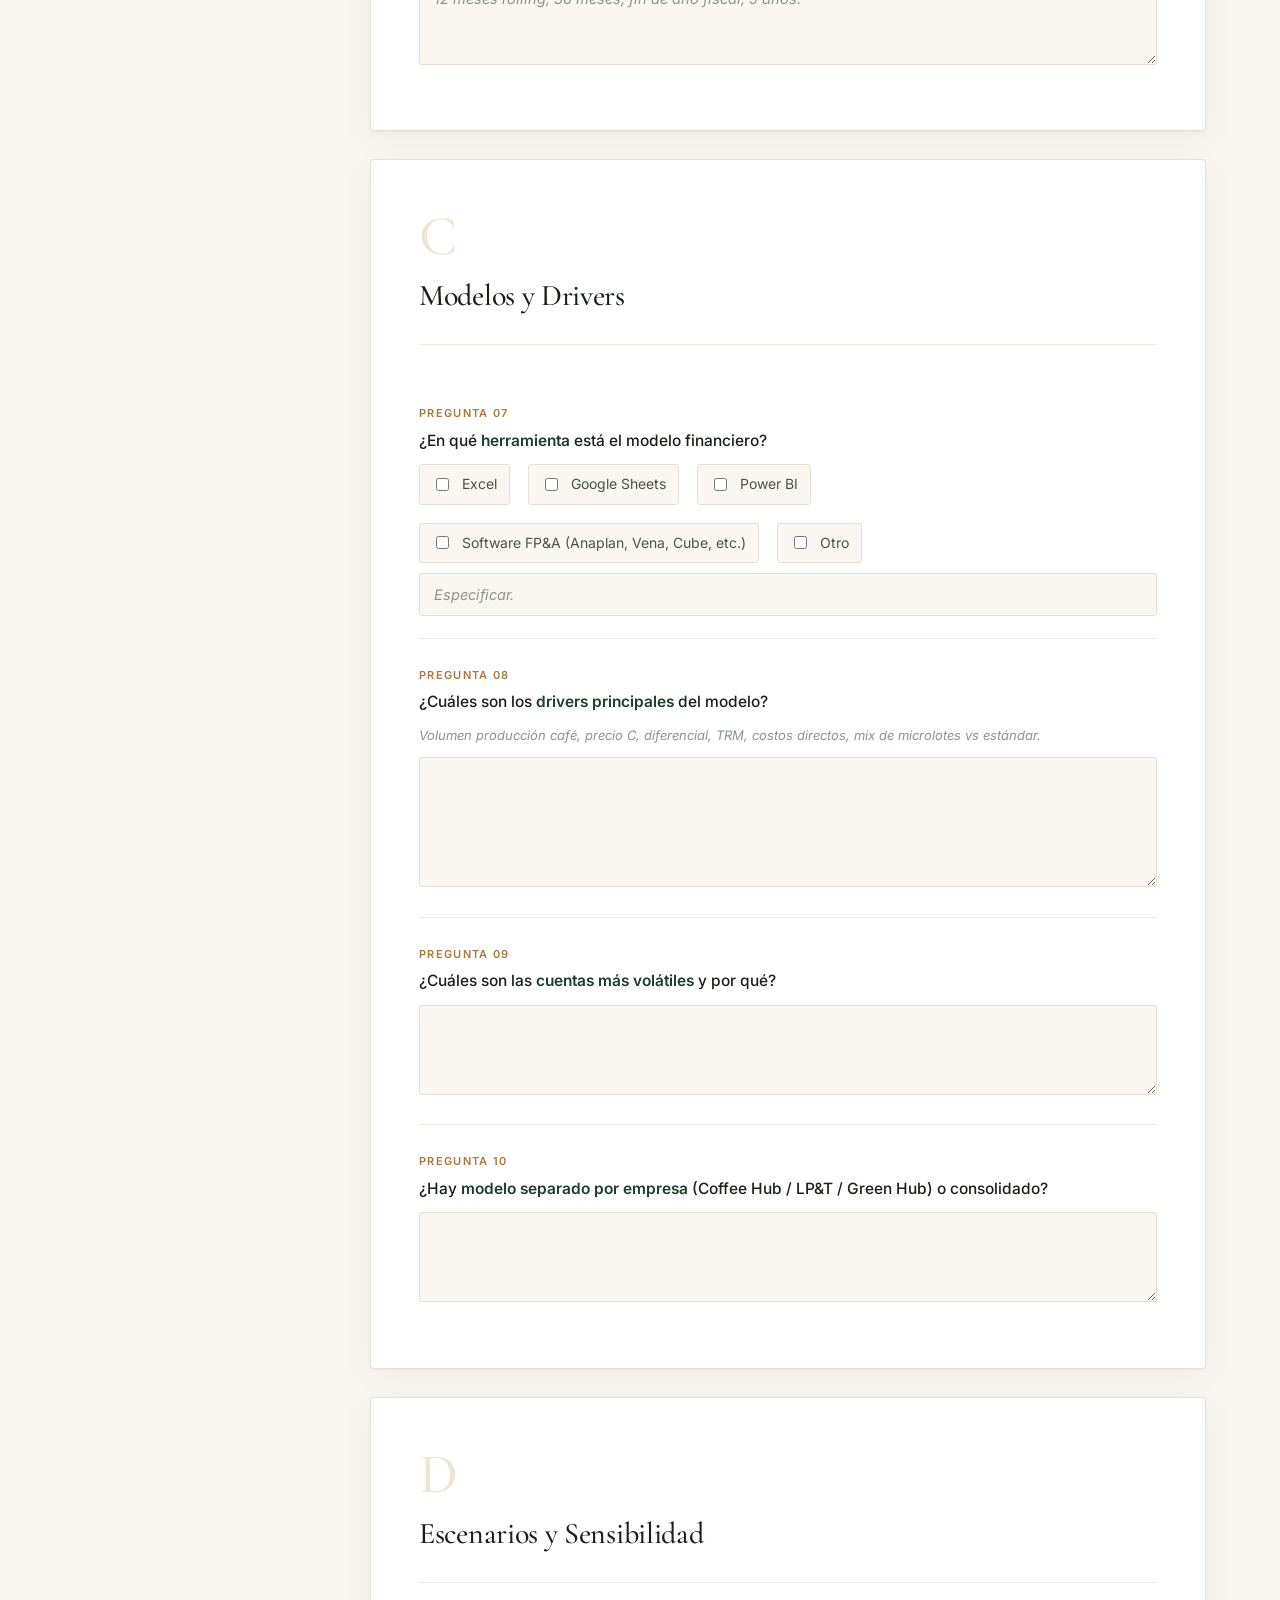
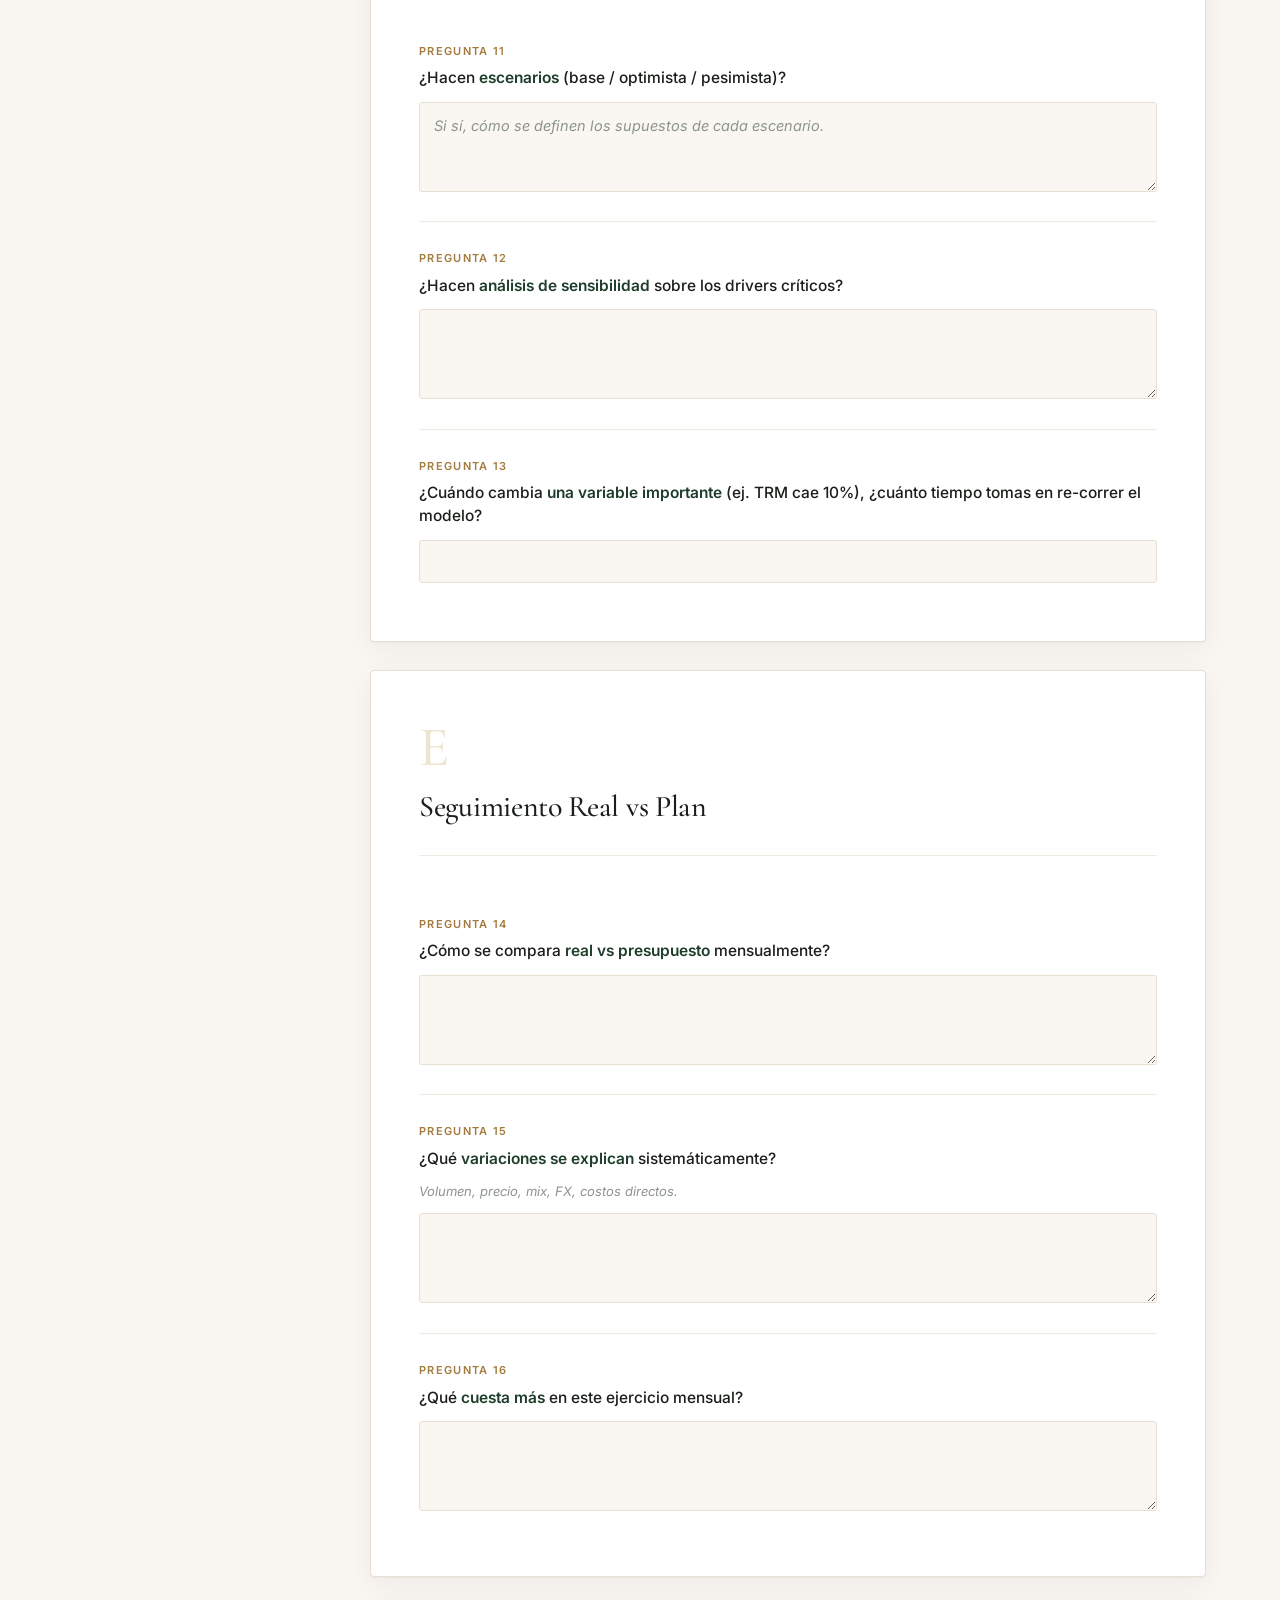
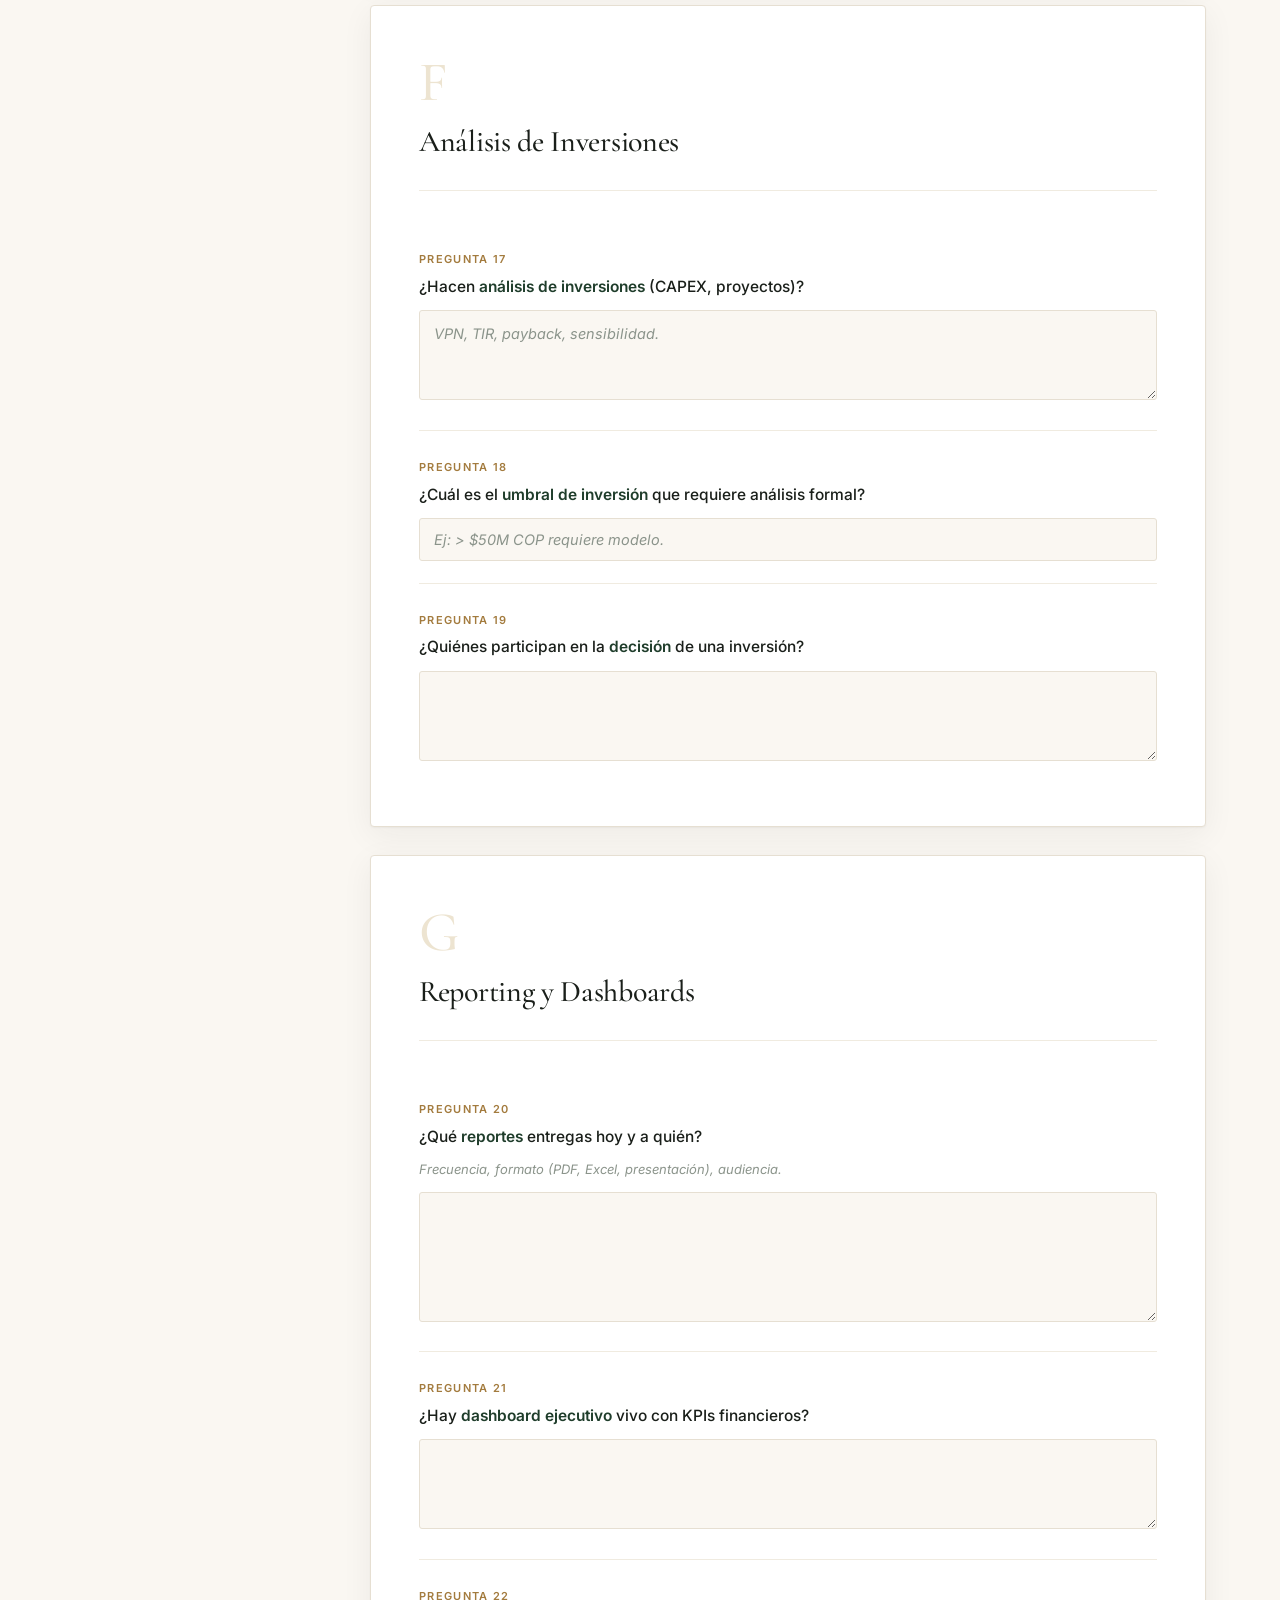
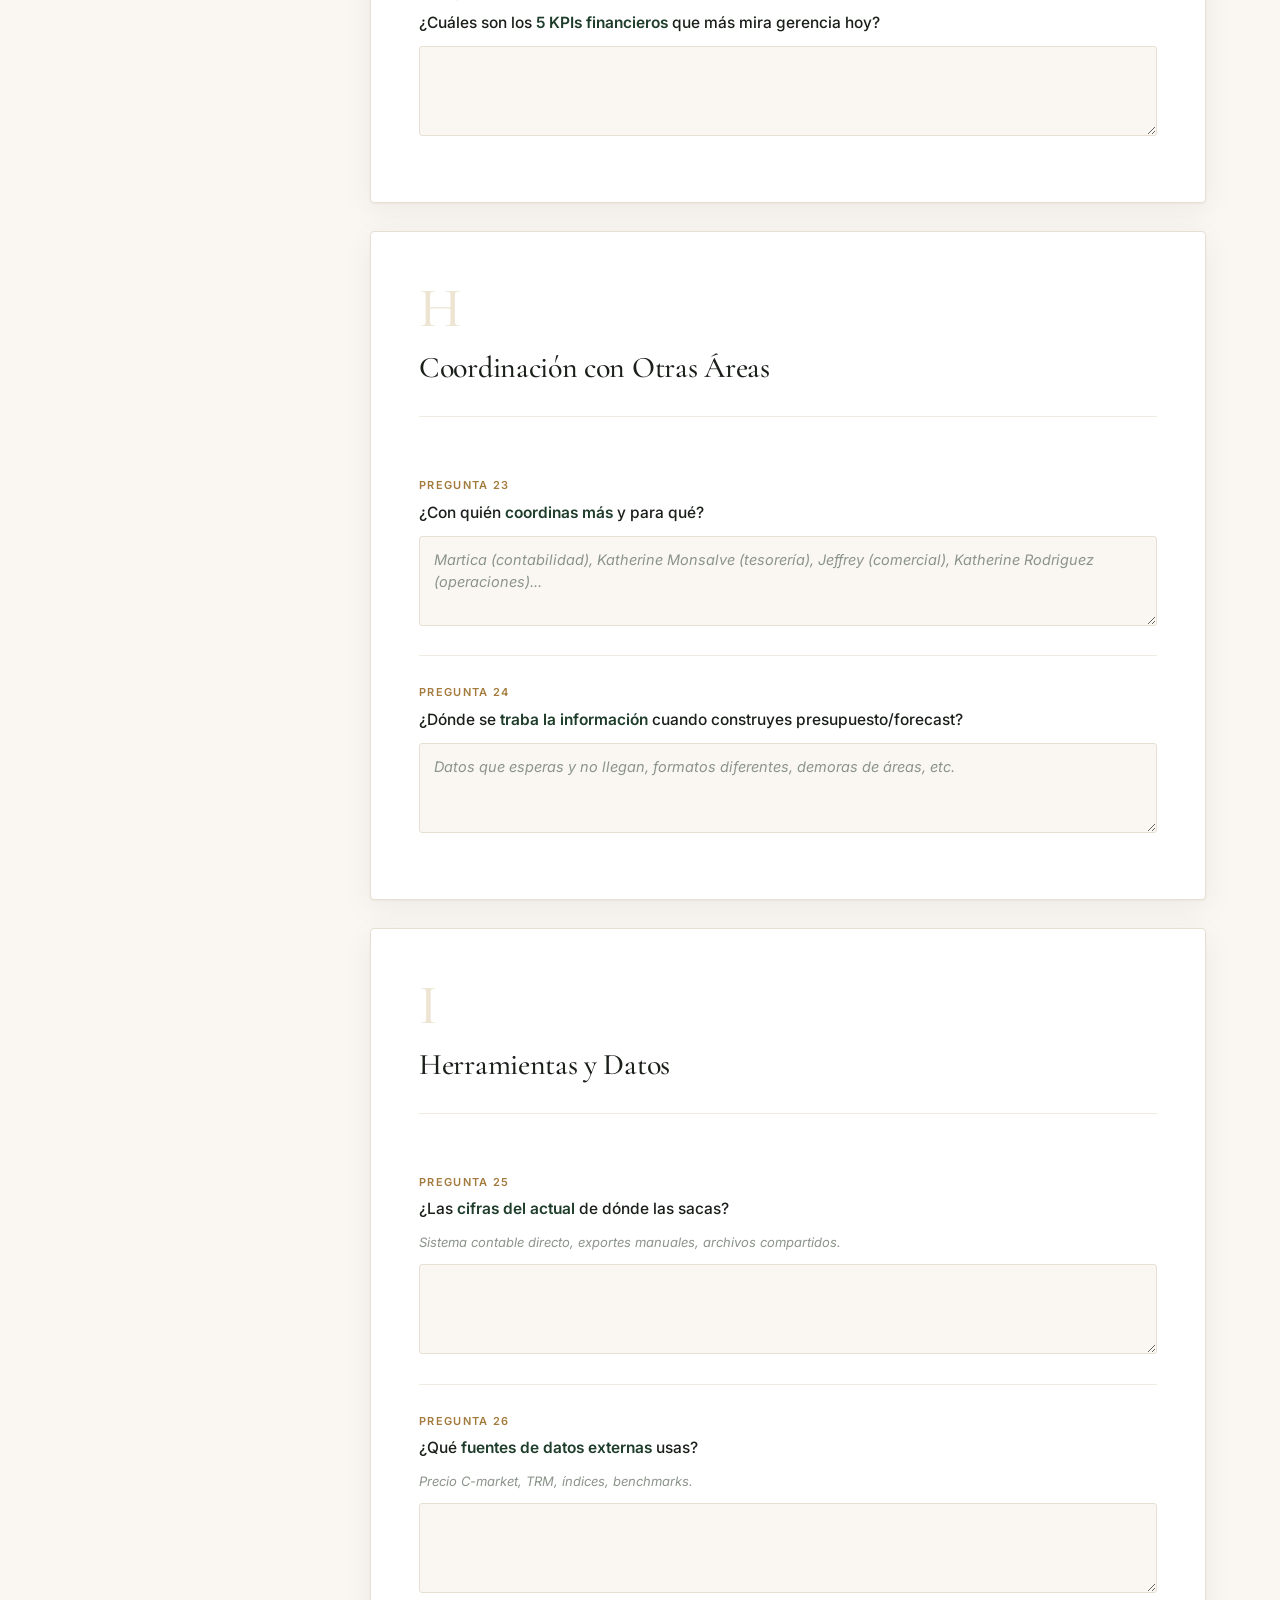
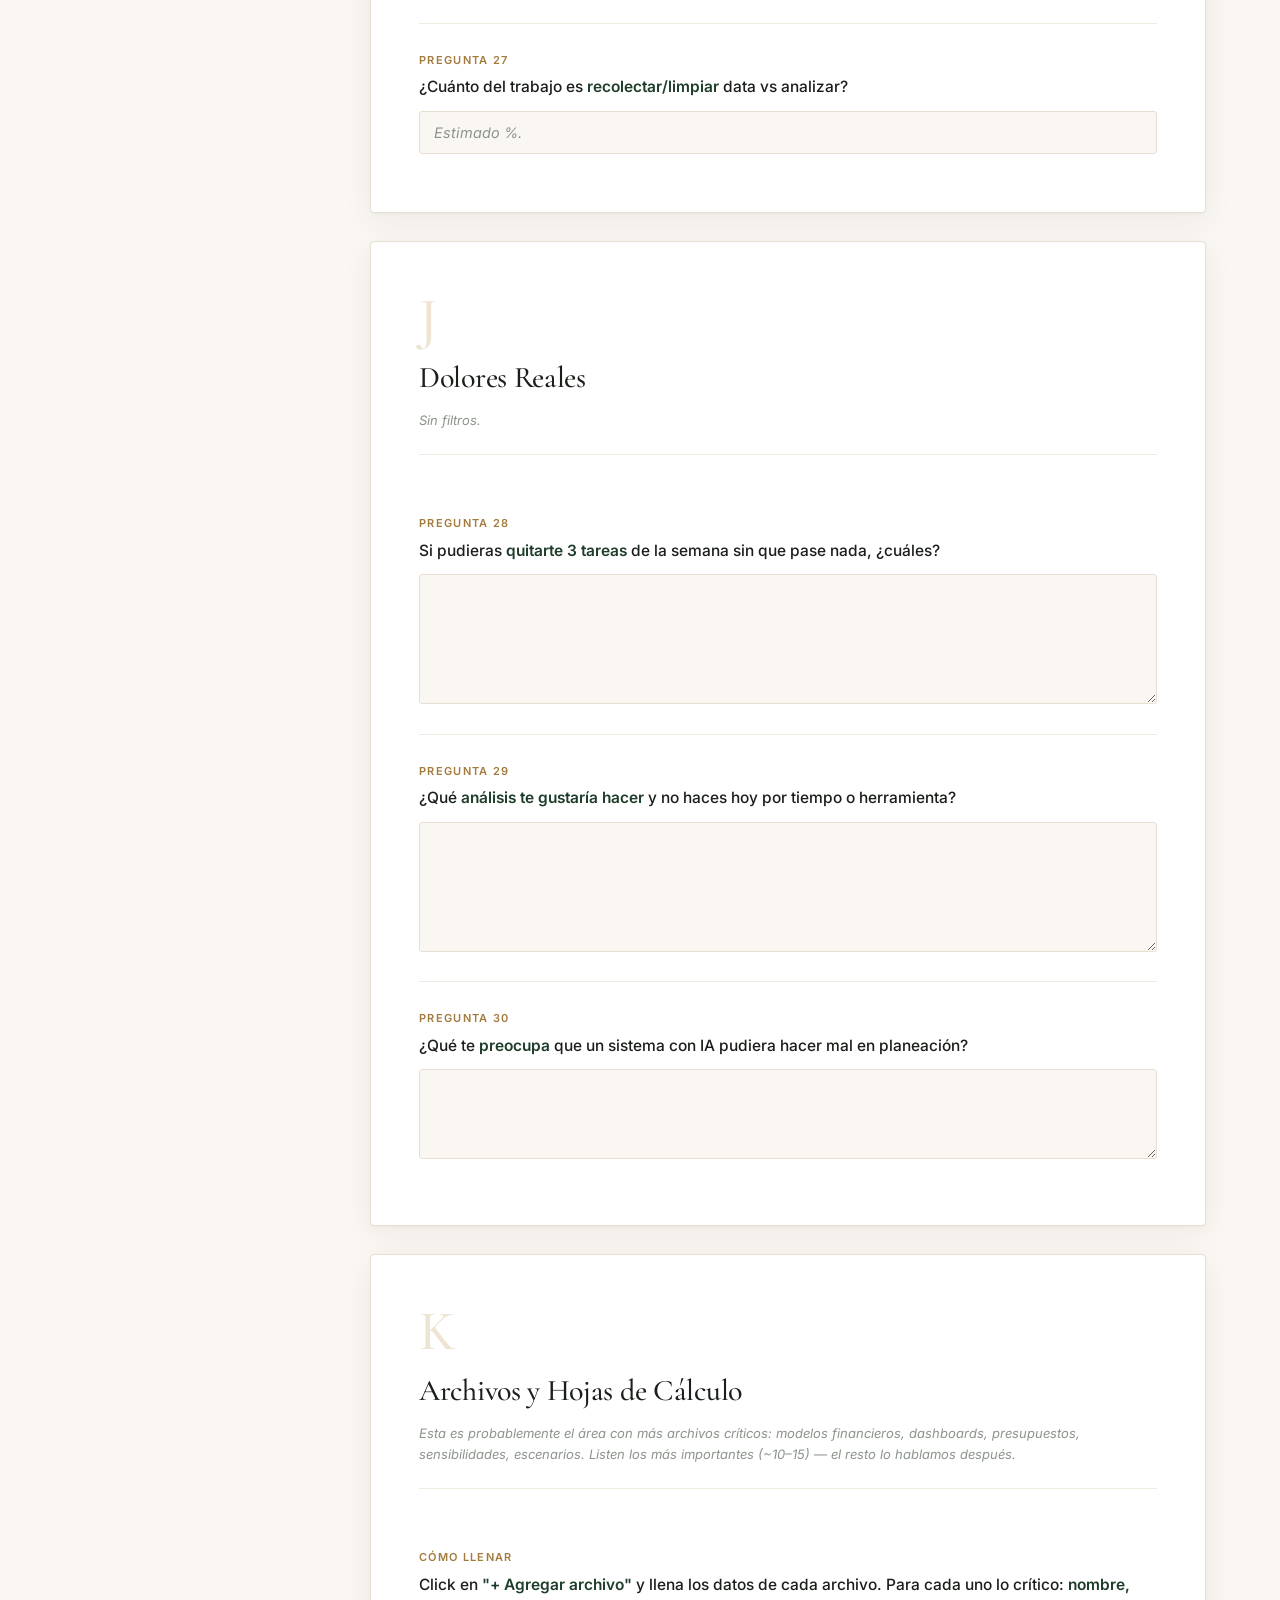
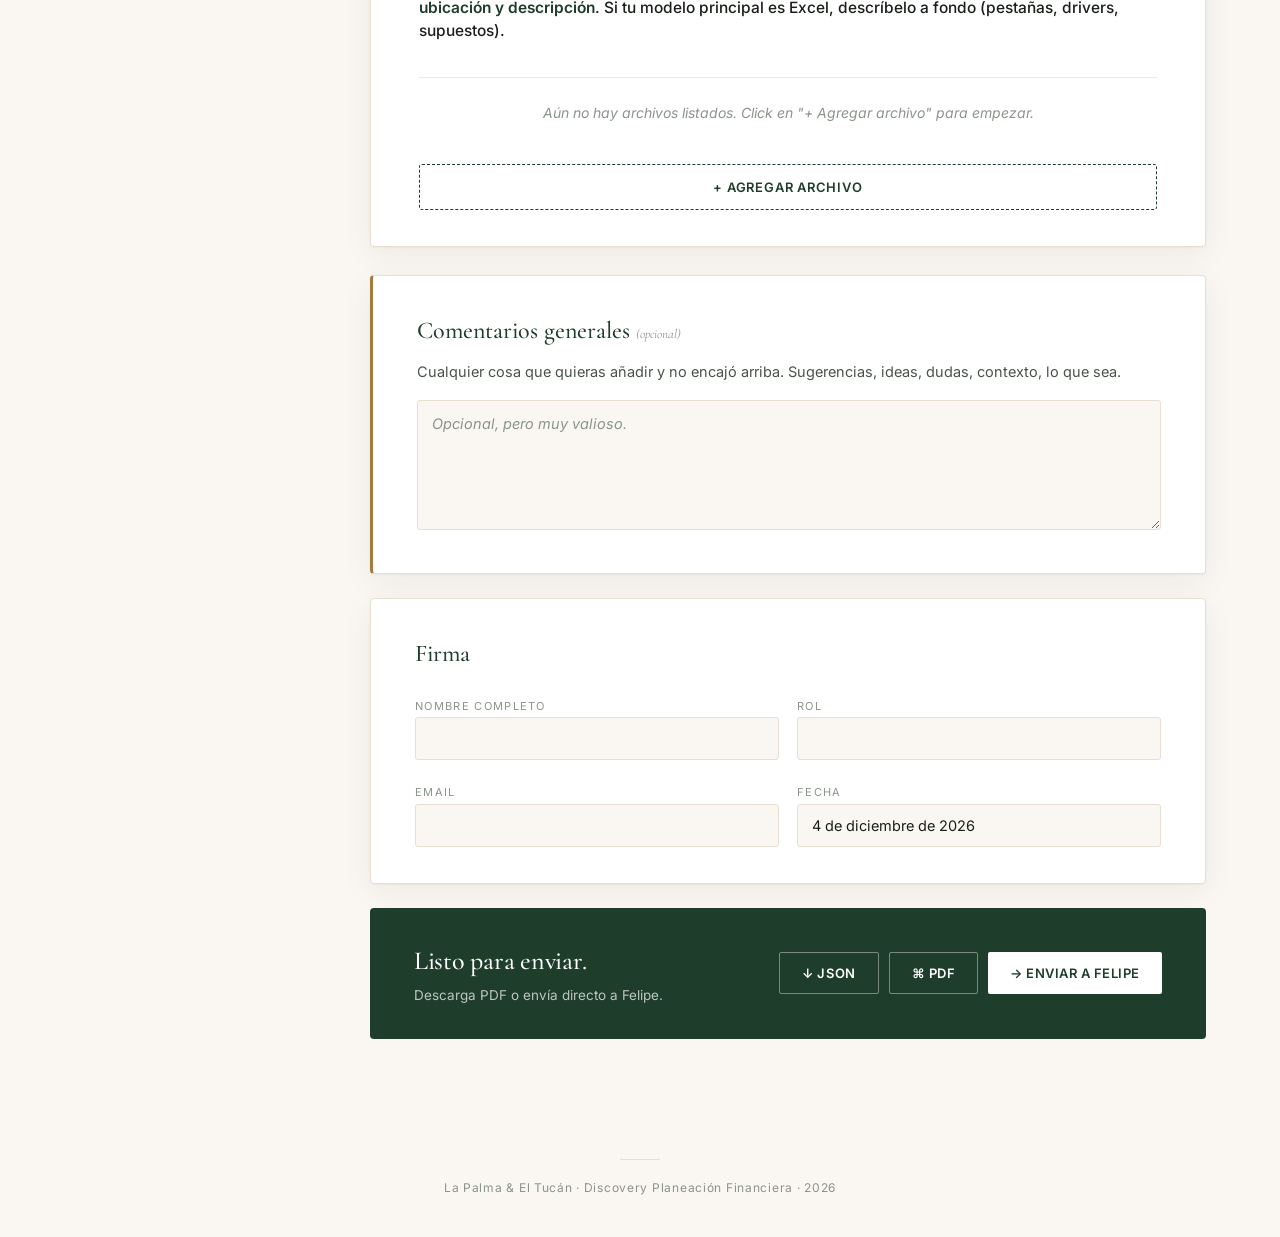
<file: planeacion-financiera/index.html>
<!doctype html>
<html lang="es">
<head>
<meta charset="utf-8" />
<meta name="viewport" content="width=device-width, initial-scale=1" />
<meta name="discovery-area" content="planeacion-financiera" />
<meta name="discovery-recipient" content="William Nieto" />
<title>Discovery Planeación Financiera · La Palma & El Tucán</title>
<link rel="preconnect" href="https://fonts.googleapis.com" />
<link rel="preconnect" href="https://fonts.gstatic.com" crossorigin />
<link href="https://fonts.googleapis.com/css2?family=Cormorant+Garamond:ital,wght@0,400;0,500;0,600;1,400&family=Inter:wght@400;500;600&display=swap" rel="stylesheet" />
<link rel="stylesheet" href="../assets/styles.css" />
<script src="../assets/config.js"></script>
</head>
<body>

<header class="hero">
  <div class="hero-inner">
    <div class="brand-mark">La Palma &amp; El Tucán · Discovery Planeación Financiera</div>
    <h1>El número que aún<br><em>no ha pasado.</em></h1>
    <p class="lede">Quiero entender cómo se construye hoy el presupuesto, cómo se modelan los escenarios y dónde está el dolor para tener proyecciones que sirvan para decidir, no solo para reportar.</p>

    <div class="meta-row">
      <div><span class="k">De</span><span class="v">Felipe Sardi</span></div>
      <div><span class="k">Para</span><span class="v">William Nieto · Planeación Financiera</span></div>
      <div><span class="k">Plazo</span><span class="v">5 días hábiles</span></div>
      <div><span class="k">Tiempo estimado</span><span class="v">30–40 min</span></div>
    </div>

    <div class="video-block">
      <div class="video-label">Mensaje de Felipe</div>
      <div class="video-frame">
        <div class="video-placeholder">
          <div class="ico">▶</div>
          <div>Aquí va el video introductorio.</div>
        </div>
      </div>
    </div>
  </div>
</header>

<div class="intro">
  <div class="intro-block">
    <h2>Cómo responder bien</h2>
    <ul>
      <li><strong>Sé técnico.</strong> Aquí los detalles importan: drivers, supuestos, frecuencias.</li>
      <li><strong>Capturas</strong> de modelos, dashboards, formatos: a la <a id="driveFolderLink" href="#" style="color:var(--ink-mute)">carpeta Drive</a>, mencionando el archivo en la respuesta.</li>
      <li><strong>Si no aplica</strong>, escribe N/A y sigue.</li>
      <li><strong>Se guarda solo</strong> en este navegador.</li>
    </ul>
  </div>
</div>

<main>
  <nav class="toc" id="toc">
    <div class="toc-title">Secciones</div>
    <ol>
      <li><a href="#sec-a" data-target="sec-a">Presupuesto Anual</a></li>
      <li><a href="#sec-b" data-target="sec-b">Forecast & Reforecast</a></li>
      <li><a href="#sec-c" data-target="sec-c">Modelos & Drivers</a></li>
      <li><a href="#sec-d" data-target="sec-d">Escenarios & Sensibilidad</a></li>
      <li><a href="#sec-e" data-target="sec-e">Seguimiento Real vs Plan</a></li>
      <li><a href="#sec-f" data-target="sec-f">Análisis de Inversiones</a></li>
      <li><a href="#sec-g" data-target="sec-g">Reporting & Dashboards</a></li>
      <li><a href="#sec-h" data-target="sec-h">Coordinación</a></li>
      <li><a href="#sec-i" data-target="sec-i">Herramientas & Datos</a></li>
      <li><a href="#sec-j" data-target="sec-j">Dolores Reales</a></li>
      <li><a href="#sec-files" data-target="sec-files">Archivos & Hojas</a></li>
    </ol>
    <div class="progress-pill">
      <div><span class="pct" id="pctNum">0</span><span style="font-size:12px;color:var(--ink-mute)">%</span></div>
      <div style="margin-top:4px;font-size:11px">Avance</div>
      <div class="pbar"><div id="pbarFill"></div></div>
    </div>
  </nav>

  <form id="discoveryForm" autocomplete="off">

    <!-- A. PRESUPUESTO ANUAL -->
    <section class="q-section" id="sec-a">
      <div class="sec-head">
        <div class="sec-letter">A</div>
        <h2>Presupuesto Anual</h2>
      </div>

      <div class="q"><div class="q-num">PREGUNTA 01</div>
        <div class="q-text">¿Cómo es el <strong>proceso anual de presupuesto</strong> hoy? Mes a mes.</div>
        <textarea class="tall" name="q01" placeholder="Ej: Sept inicia recolección de inputs; Oct primer draft; Nov revisión gerencial; Dic aprobación junta."></textarea>
      </div>

      <div class="q"><div class="q-num">PREGUNTA 02</div>
        <div class="q-text">¿Quiénes <strong>aportan inputs</strong> al presupuesto? (cada área qué entrega)</div>
        <textarea class="tall" name="q02"></textarea>
      </div>

      <div class="q"><div class="q-num">PREGUNTA 03</div>
        <div class="q-text">¿Cuánto <strong>tiempo</strong> toma el ciclo completo, de inicio a aprobación?</div>
        <input type="text" name="q03" />
      </div>

      <div class="q"><div class="q-num">PREGUNTA 04</div>
        <div class="q-text">¿Cuál es el <strong>nivel de detalle</strong> del presupuesto?</div>
        <div class="q-help">P&L solo, P&L + Cash Flow, P&L + Cash Flow + Balance, por unidad de negocio, por lote.</div>
        <textarea name="q04"></textarea>
      </div>
    </section>

    <!-- B. FORECAST -->
    <section class="q-section" id="sec-b">
      <div class="sec-head">
        <div class="sec-letter">B</div>
        <h2>Forecast & Reforecast</h2>
      </div>

      <div class="q"><div class="q-num">PREGUNTA 05</div>
        <div class="q-text">¿Cada cuánto se hace <strong>reforecast</strong> del año?</div>
        <div class="opt-group row">
          <label class="opt"><input type="radio" name="q05" value="Mensual" /> Mensual</label>
          <label class="opt"><input type="radio" name="q05" value="Trimestral" /> Trimestral</label>
          <label class="opt"><input type="radio" name="q05" value="Semestral" /> Semestral</label>
          <label class="opt"><input type="radio" name="q05" value="Solo cuando hay cambio grande" /> Solo cuando hay cambio grande</label>
        </div>
      </div>

      <div class="q"><div class="q-num">PREGUNTA 06</div>
        <div class="q-text">¿Qué <strong>horizonte</strong> proyectan más?</div>
        <textarea name="q06" placeholder="12 meses rolling, 36 meses, fin de año fiscal, 5 años."></textarea>
      </div>
    </section>

    <!-- C. MODELOS -->
    <section class="q-section" id="sec-c">
      <div class="sec-head">
        <div class="sec-letter">C</div>
        <h2>Modelos y Drivers</h2>
      </div>

      <div class="q"><div class="q-num">PREGUNTA 07</div>
        <div class="q-text">¿En qué <strong>herramienta</strong> está el modelo financiero?</div>
        <div class="opt-group row">
          <label class="opt"><input type="checkbox" name="q07" value="Excel" /> Excel</label>
          <label class="opt"><input type="checkbox" name="q07" value="Google Sheets" /> Google Sheets</label>
          <label class="opt"><input type="checkbox" name="q07" value="Power BI" /> Power BI</label>
          <label class="opt"><input type="checkbox" name="q07" value="Software FP&A" /> Software FP&A (Anaplan, Vena, Cube, etc.)</label>
          <label class="opt"><input type="checkbox" name="q07" value="Otro" /> Otro</label>
        </div>
        <input type="text" name="q07_otro" placeholder="Especificar." style="margin-top:10px" />
      </div>

      <div class="q"><div class="q-num">PREGUNTA 08</div>
        <div class="q-text">¿Cuáles son los <strong>drivers principales</strong> del modelo?</div>
        <div class="q-help">Volumen producción café, precio C, diferencial, TRM, costos directos, mix de microlotes vs estándar.</div>
        <textarea class="tall" name="q08"></textarea>
      </div>

      <div class="q"><div class="q-num">PREGUNTA 09</div>
        <div class="q-text">¿Cuáles son las <strong>cuentas más volátiles</strong> y por qué?</div>
        <textarea name="q09"></textarea>
      </div>

      <div class="q"><div class="q-num">PREGUNTA 10</div>
        <div class="q-text">¿Hay <strong>modelo separado por empresa</strong> (Coffee Hub / LP&T / Green Hub) o consolidado?</div>
        <textarea name="q10"></textarea>
      </div>
    </section>

    <!-- D. ESCENARIOS -->
    <section class="q-section" id="sec-d">
      <div class="sec-head">
        <div class="sec-letter">D</div>
        <h2>Escenarios y Sensibilidad</h2>
      </div>

      <div class="q"><div class="q-num">PREGUNTA 11</div>
        <div class="q-text">¿Hacen <strong>escenarios</strong> (base / optimista / pesimista)?</div>
        <textarea name="q11" placeholder="Si sí, cómo se definen los supuestos de cada escenario."></textarea>
      </div>

      <div class="q"><div class="q-num">PREGUNTA 12</div>
        <div class="q-text">¿Hacen <strong>análisis de sensibilidad</strong> sobre los drivers críticos?</div>
        <textarea name="q12"></textarea>
      </div>

      <div class="q"><div class="q-num">PREGUNTA 13</div>
        <div class="q-text">¿Cuándo cambia <strong>una variable importante</strong> (ej. TRM cae 10%), ¿cuánto tiempo tomas en re-correr el modelo?</div>
        <input type="text" name="q13" />
      </div>
    </section>

    <!-- E. SEGUIMIENTO -->
    <section class="q-section" id="sec-e">
      <div class="sec-head">
        <div class="sec-letter">E</div>
        <h2>Seguimiento Real vs Plan</h2>
      </div>

      <div class="q"><div class="q-num">PREGUNTA 14</div>
        <div class="q-text">¿Cómo se compara <strong>real vs presupuesto</strong> mensualmente?</div>
        <textarea name="q14"></textarea>
      </div>

      <div class="q"><div class="q-num">PREGUNTA 15</div>
        <div class="q-text">¿Qué <strong>variaciones se explican</strong> sistemáticamente?</div>
        <div class="q-help">Volumen, precio, mix, FX, costos directos.</div>
        <textarea name="q15"></textarea>
      </div>

      <div class="q"><div class="q-num">PREGUNTA 16</div>
        <div class="q-text">¿Qué <strong>cuesta más</strong> en este ejercicio mensual?</div>
        <textarea name="q16"></textarea>
      </div>
    </section>

    <!-- F. INVERSIONES -->
    <section class="q-section" id="sec-f">
      <div class="sec-head">
        <div class="sec-letter">F</div>
        <h2>Análisis de Inversiones</h2>
      </div>

      <div class="q"><div class="q-num">PREGUNTA 17</div>
        <div class="q-text">¿Hacen <strong>análisis de inversiones</strong> (CAPEX, proyectos)?</div>
        <textarea name="q17" placeholder="VPN, TIR, payback, sensibilidad."></textarea>
      </div>

      <div class="q"><div class="q-num">PREGUNTA 18</div>
        <div class="q-text">¿Cuál es el <strong>umbral de inversión</strong> que requiere análisis formal?</div>
        <input type="text" name="q18" placeholder="Ej: > $50M COP requiere modelo." />
      </div>

      <div class="q"><div class="q-num">PREGUNTA 19</div>
        <div class="q-text">¿Quiénes participan en la <strong>decisión</strong> de una inversión?</div>
        <textarea name="q19"></textarea>
      </div>
    </section>

    <!-- G. REPORTING -->
    <section class="q-section" id="sec-g">
      <div class="sec-head">
        <div class="sec-letter">G</div>
        <h2>Reporting y Dashboards</h2>
      </div>

      <div class="q"><div class="q-num">PREGUNTA 20</div>
        <div class="q-text">¿Qué <strong>reportes</strong> entregas hoy y a quién?</div>
        <div class="q-help">Frecuencia, formato (PDF, Excel, presentación), audiencia.</div>
        <textarea class="tall" name="q20"></textarea>
      </div>

      <div class="q"><div class="q-num">PREGUNTA 21</div>
        <div class="q-text">¿Hay <strong>dashboard ejecutivo</strong> vivo con KPIs financieros?</div>
        <textarea name="q21"></textarea>
      </div>

      <div class="q"><div class="q-num">PREGUNTA 22</div>
        <div class="q-text">¿Cuáles son los <strong>5 KPIs financieros</strong> que más mira gerencia hoy?</div>
        <textarea name="q22"></textarea>
      </div>
    </section>

    <!-- H. COORDINACIÓN -->
    <section class="q-section" id="sec-h">
      <div class="sec-head">
        <div class="sec-letter">H</div>
        <h2>Coordinación con Otras Áreas</h2>
      </div>

      <div class="q"><div class="q-num">PREGUNTA 23</div>
        <div class="q-text">¿Con quién <strong>coordinas más</strong> y para qué?</div>
        <textarea name="q23" placeholder="Martica (contabilidad), Katherine Monsalve (tesorería), Jeffrey (comercial), Katherine Rodriguez (operaciones)..."></textarea>
      </div>

      <div class="q"><div class="q-num">PREGUNTA 24</div>
        <div class="q-text">¿Dónde se <strong>traba la información</strong> cuando construyes presupuesto/forecast?</div>
        <textarea name="q24" placeholder="Datos que esperas y no llegan, formatos diferentes, demoras de áreas, etc."></textarea>
      </div>
    </section>

    <!-- I. HERRAMIENTAS -->
    <section class="q-section" id="sec-i">
      <div class="sec-head">
        <div class="sec-letter">I</div>
        <h2>Herramientas y Datos</h2>
      </div>

      <div class="q"><div class="q-num">PREGUNTA 25</div>
        <div class="q-text">¿Las <strong>cifras del actual</strong> de dónde las sacas?</div>
        <div class="q-help">Sistema contable directo, exportes manuales, archivos compartidos.</div>
        <textarea name="q25"></textarea>
      </div>

      <div class="q"><div class="q-num">PREGUNTA 26</div>
        <div class="q-text">¿Qué <strong>fuentes de datos externas</strong> usas?</div>
        <div class="q-help">Precio C-market, TRM, índices, benchmarks.</div>
        <textarea name="q26"></textarea>
      </div>

      <div class="q"><div class="q-num">PREGUNTA 27</div>
        <div class="q-text">¿Cuánto del trabajo es <strong>recolectar/limpiar</strong> data vs analizar?</div>
        <input type="text" name="q27" placeholder="Estimado %." />
      </div>
    </section>

    <!-- J. DOLORES -->
    <section class="q-section" id="sec-j">
      <div class="sec-head">
        <div class="sec-letter">J</div>
        <h2>Dolores Reales</h2>
        <div class="sub">Sin filtros.</div>
      </div>

      <div class="q"><div class="q-num">PREGUNTA 28</div>
        <div class="q-text">Si pudieras <strong>quitarte 3 tareas</strong> de la semana sin que pase nada, ¿cuáles?</div>
        <textarea class="tall" name="q28"></textarea>
      </div>

      <div class="q"><div class="q-num">PREGUNTA 29</div>
        <div class="q-text">¿Qué <strong>análisis te gustaría hacer</strong> y no haces hoy por tiempo o herramienta?</div>
        <textarea class="tall" name="q29"></textarea>
      </div>

      <div class="q"><div class="q-num">PREGUNTA 30</div>
        <div class="q-text">¿Qué te <strong>preocupa</strong> que un sistema con IA pudiera hacer mal en planeación?</div>
        <textarea name="q30"></textarea>
      </div>
    </section>

    <!-- ===== ARCHIVOS ===== -->
    <section class="q-section" id="sec-files">
      <div class="sec-head">
        <div class="sec-letter">K</div>
        <h2>Archivos y Hojas de Cálculo</h2>
        <div class="sub">Esta es probablemente el área con más archivos críticos: modelos financieros, dashboards, presupuestos, sensibilidades, escenarios. Listen los más importantes (~10–15) — el resto lo hablamos después.</div>
      </div>

      <div class="q">
        <div class="q-num">CÓMO LLENAR</div>
        <div class="q-text">Click en <strong>"+ Agregar archivo"</strong> y llena los datos de cada archivo. Para cada uno lo crítico: <strong>nombre, ubicación y descripción</strong>. Si tu modelo principal es Excel, descríbelo a fondo (pestañas, drivers, supuestos).</div>
      </div>

      <div id="filesList"></div>
      <button type="button" class="btn-add-file" id="btnAddFile">+ Agregar archivo</button>
    </section>

    <!-- ===== COMENTARIOS GENERALES ===== -->
    <div class="signature" style="border-left:3px solid var(--gold)">
      <h3>Comentarios generales <span style="font-size:13px;color:var(--ink-mute);font-weight:400;font-style:italic">(opcional)</span></h3>
      <p style="color:var(--ink-soft);font-size:14.5px;margin:-8px 0 16px">Cualquier cosa que quieras añadir y no encajó arriba. Sugerencias, ideas, dudas, contexto, lo que sea.</p>
      <textarea name="comentarios_generales" class="tall" placeholder="Opcional, pero muy valioso."></textarea>
    </div>

    <!-- SIGNATURE -->
    <div class="signature">
      <h3>Firma</h3>
      <div class="sig-grid">
        <div><label>Nombre completo</label><input type="text" name="firma_nombre" /></div>
        <div><label>Rol</label><input type="text" name="firma_rol" /></div>
        <div><label>Email</label><input type="email" name="firma_email" /></div>
        <div><label>Fecha</label><input type="text" name="firma_fecha" id="firmaFecha" /></div>
      </div>
    </div>

    <div class="submit-bar">
      <div class="left">
        <h3>Listo para enviar.</h3>
        <p>Descarga PDF o envía directo a Felipe.</p>
      </div>
      <div class="actions">
        <button type="button" class="btn ghost" id="btnDownload">↓ JSON</button>
        <button type="button" class="btn ghost" id="btnPdf">⌘ PDF</button>
        <button type="button" class="btn" id="btnSend">→ Enviar a Felipe</button>
      </div>
    </div>

  </form>
</main>

<footer>
  <div class="div"></div>
  La Palma & El Tucán · Discovery Planeación Financiera · 2026
</footer>

<div class="save-toast" id="saveToast"><span class="dot"></span>Guardado</div>
<script src="../assets/form.js"></script>
</body>
</html>
</file>
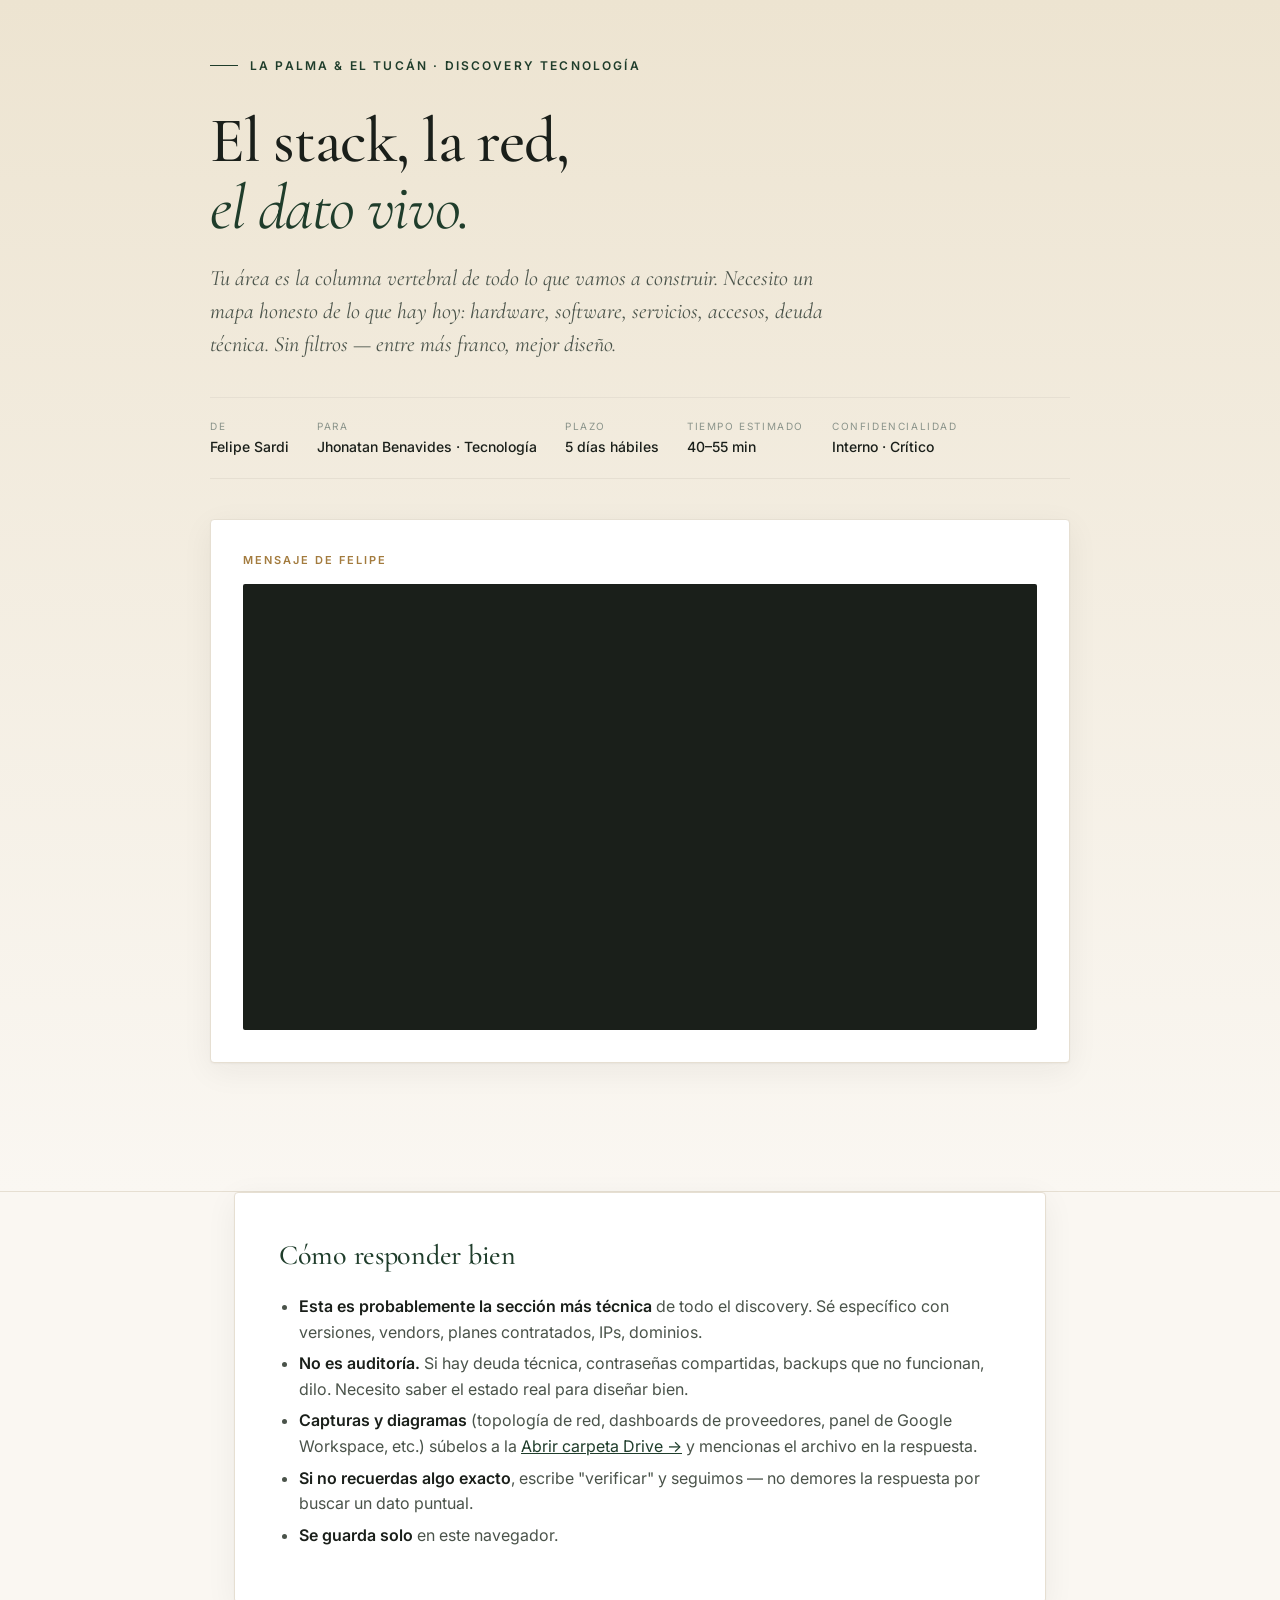
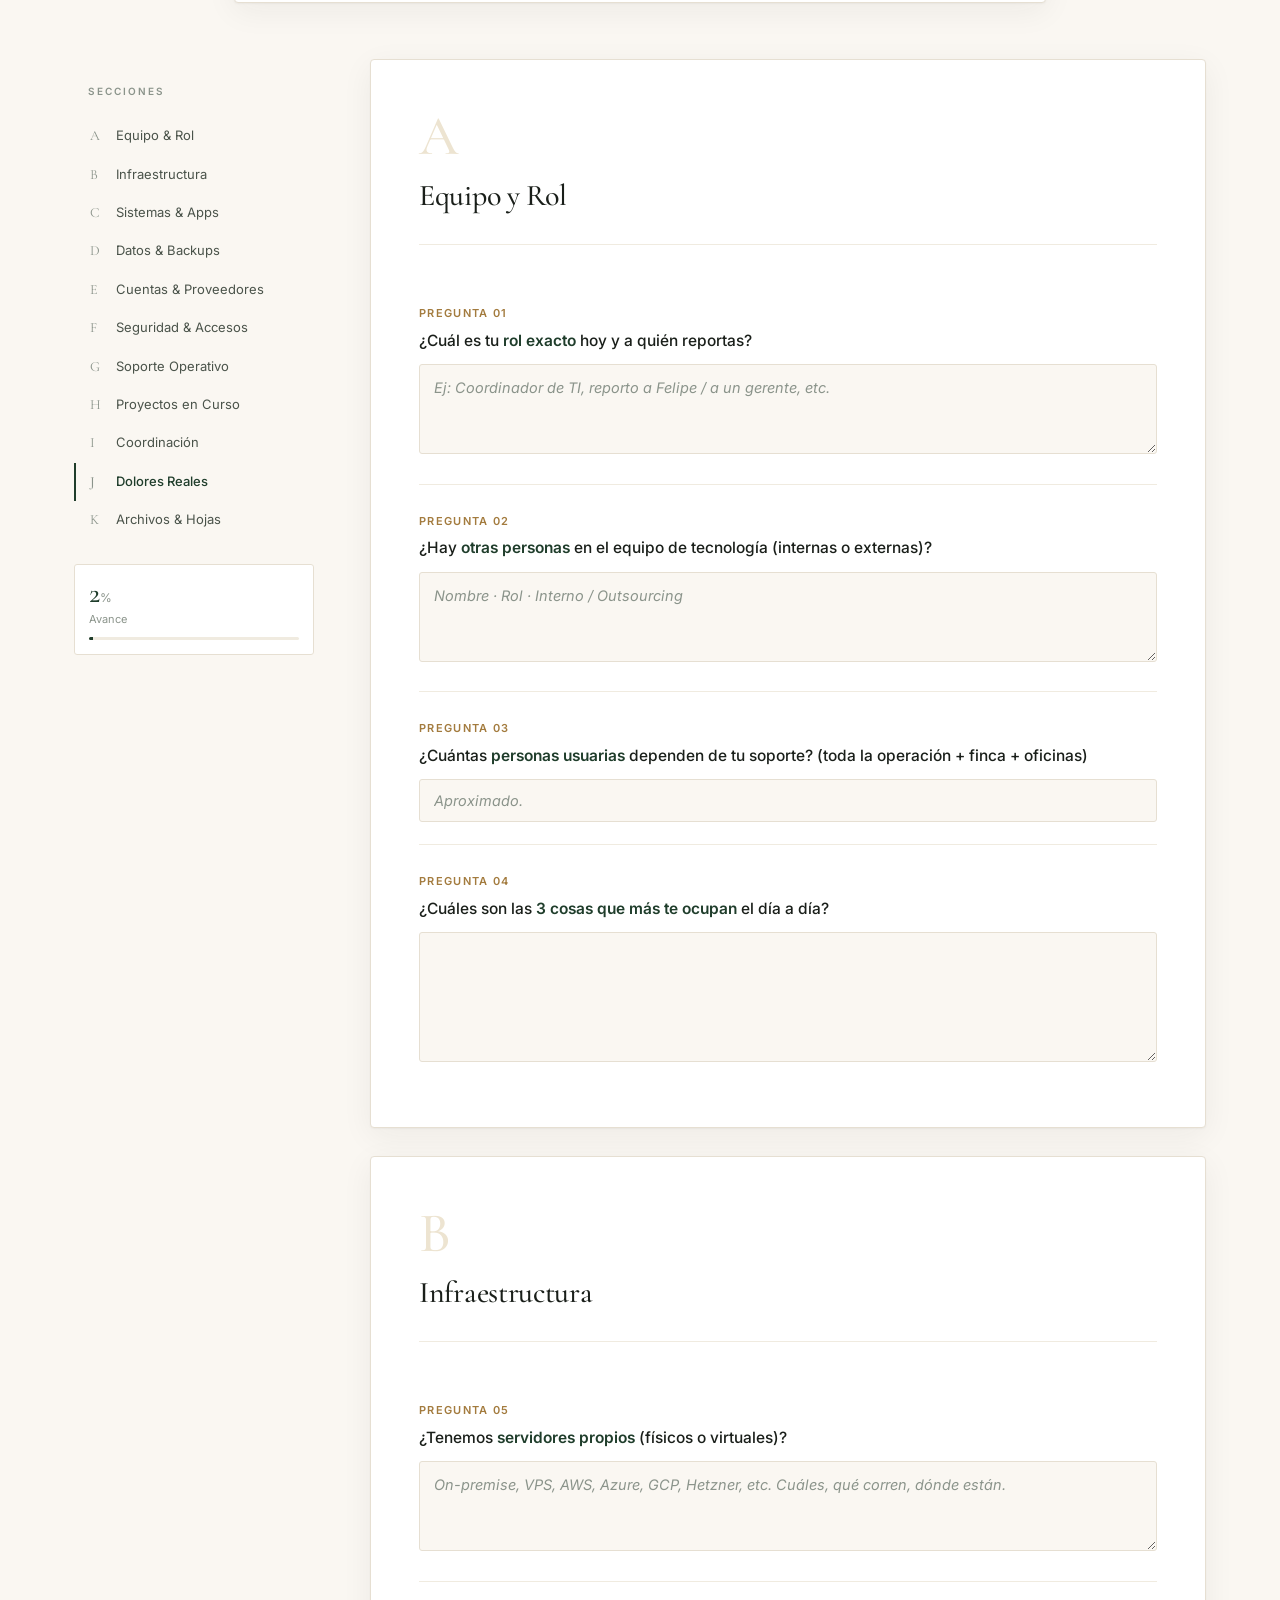
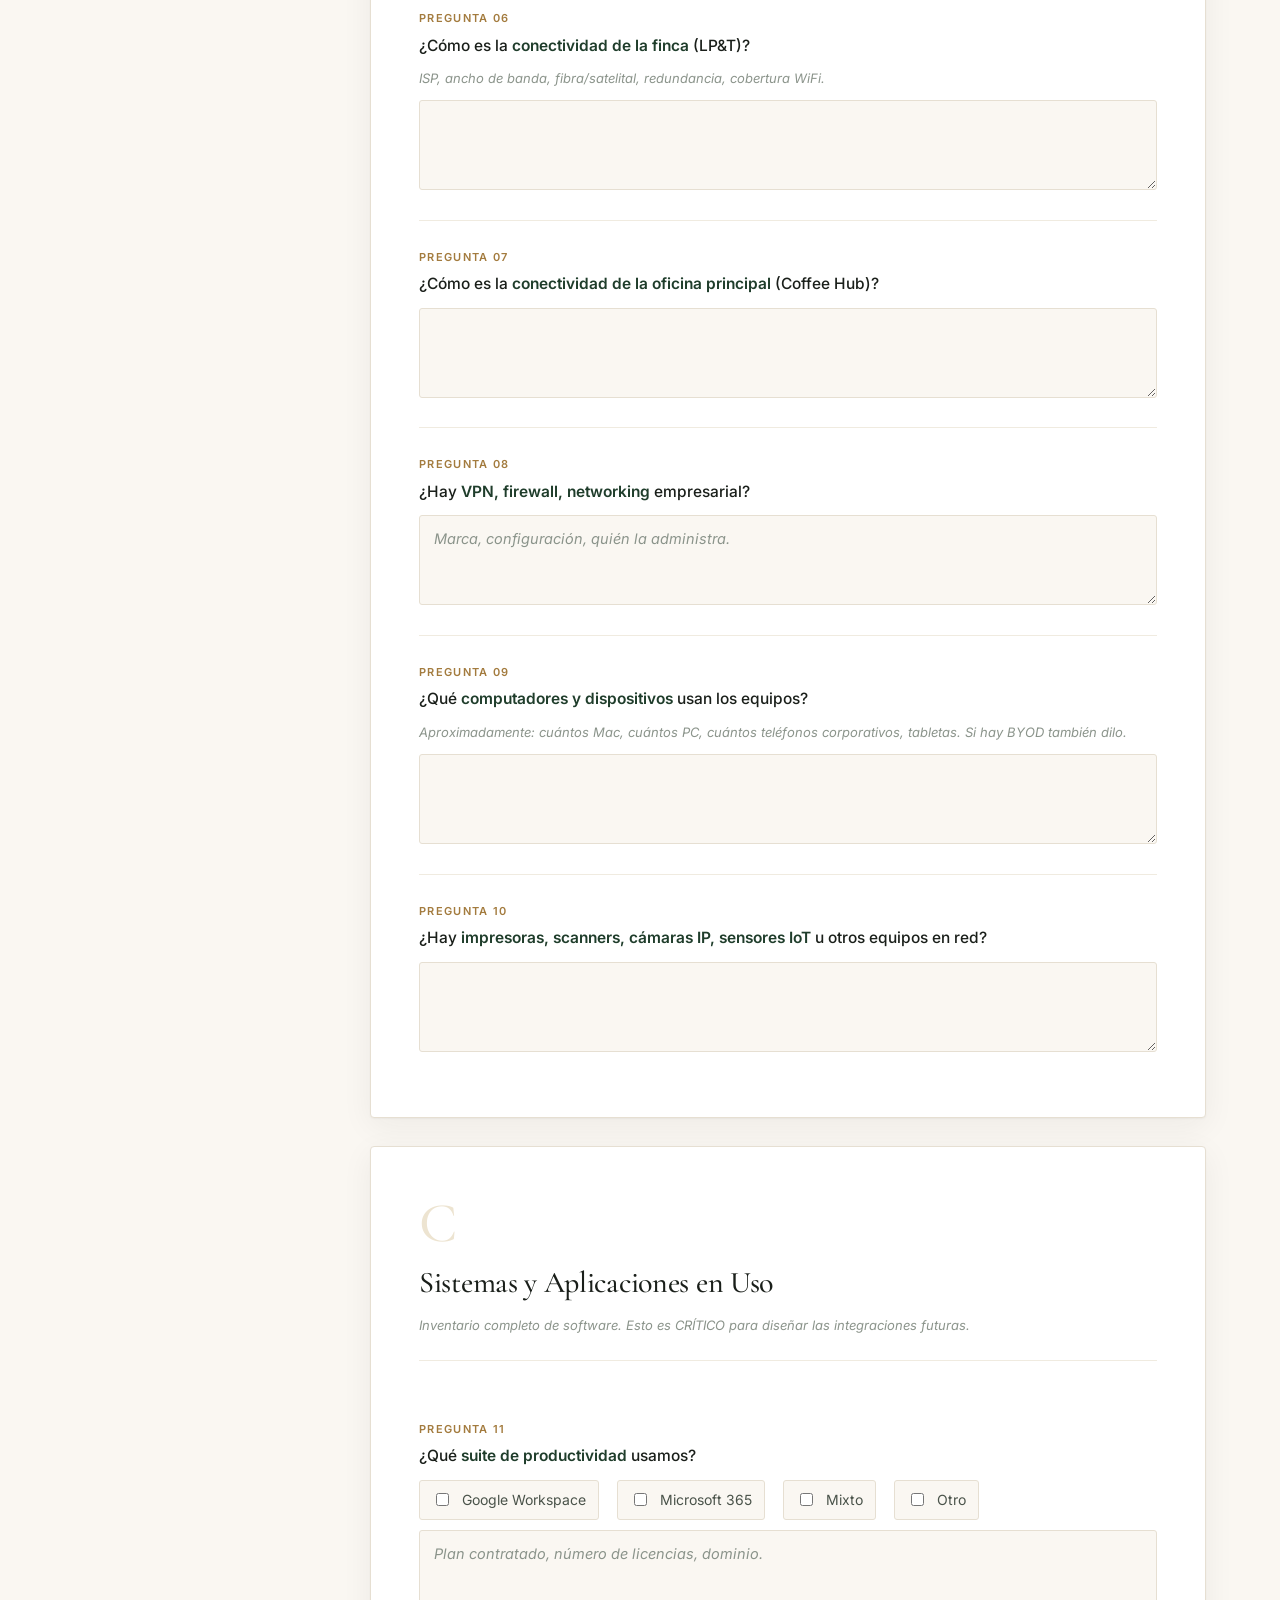
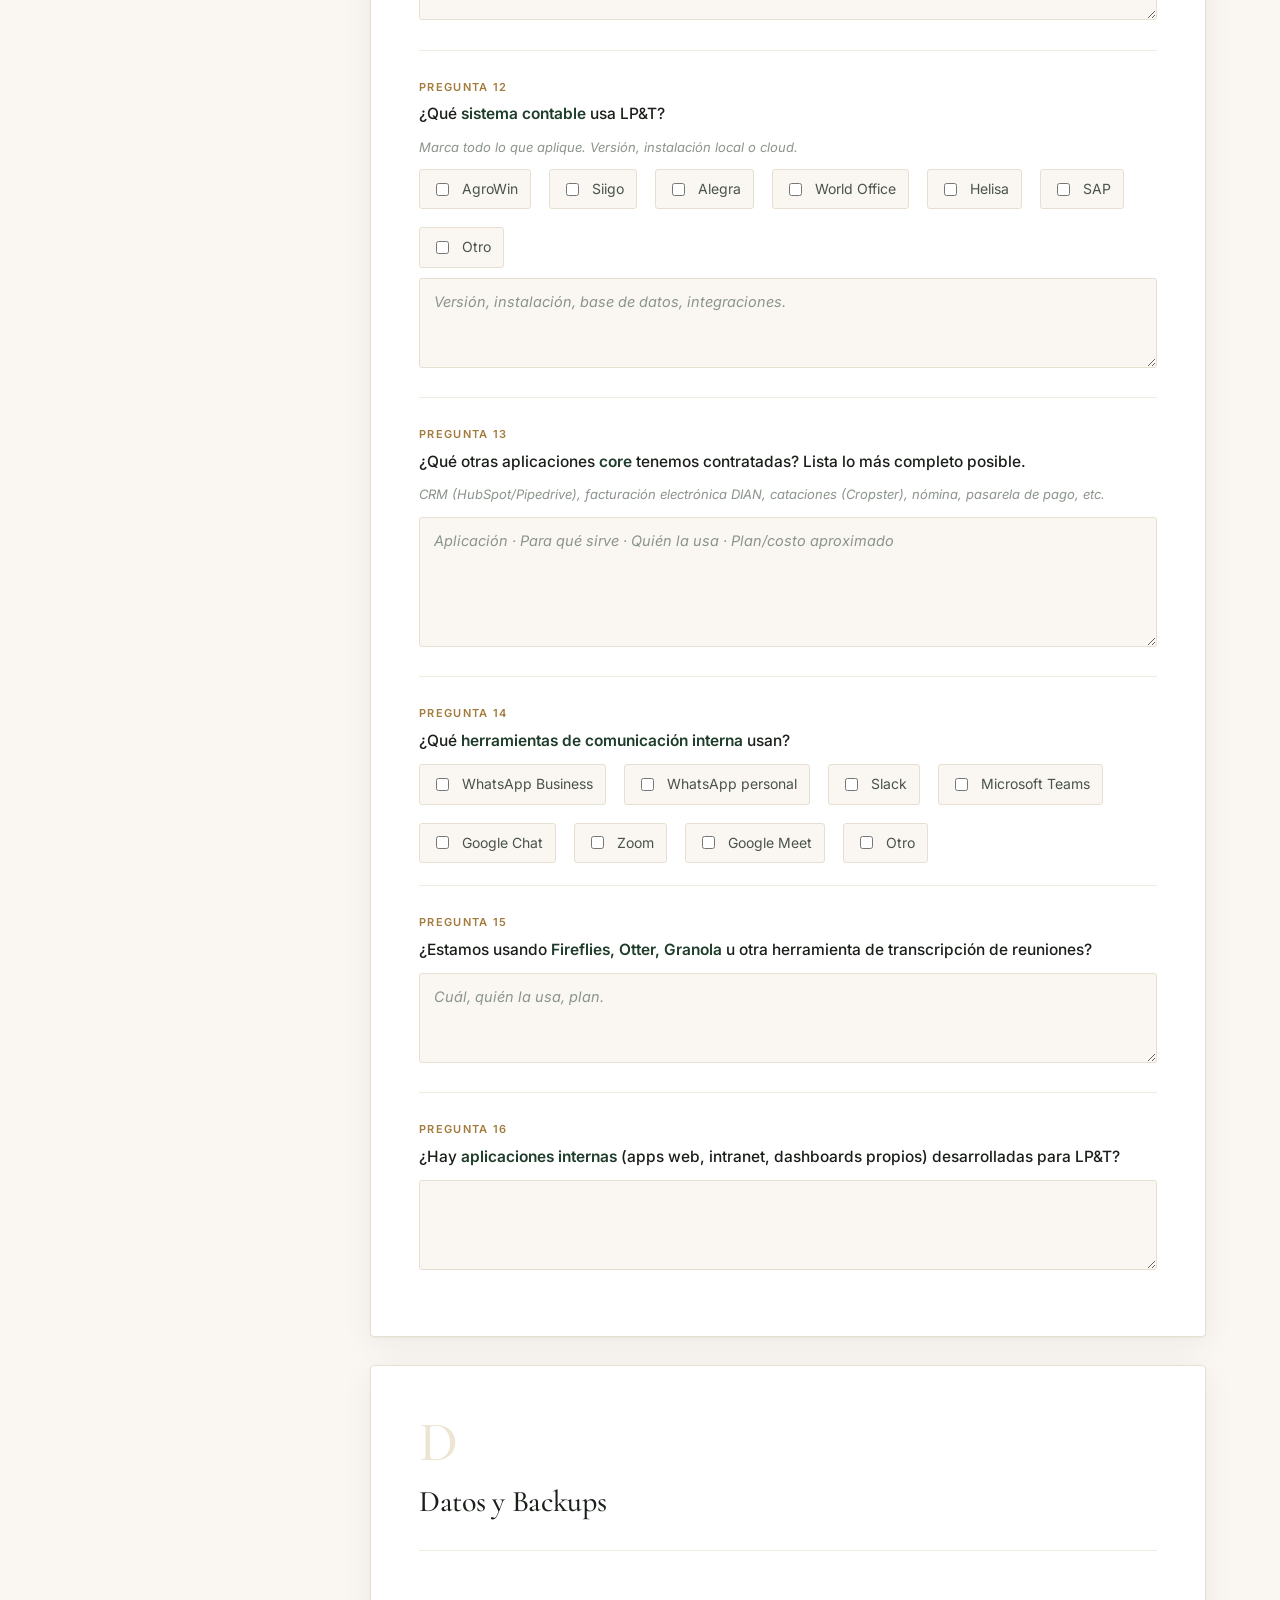
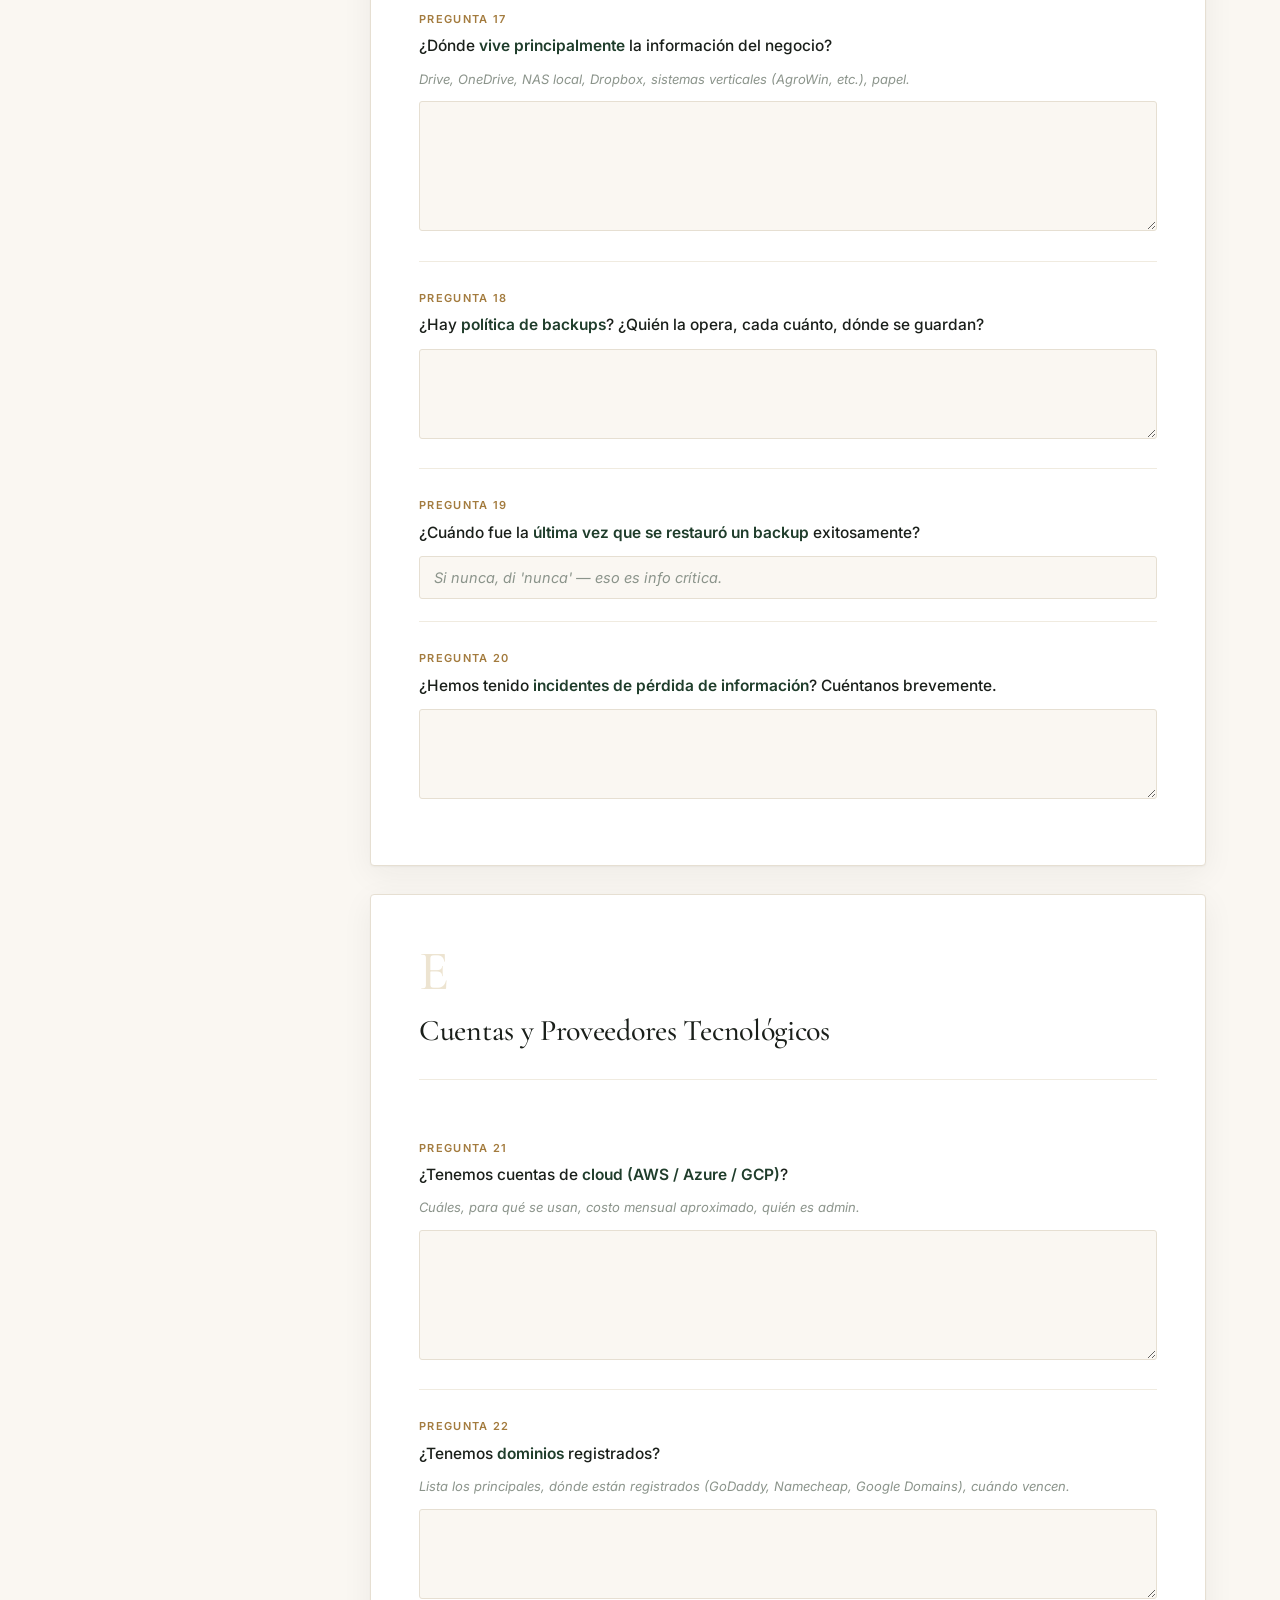
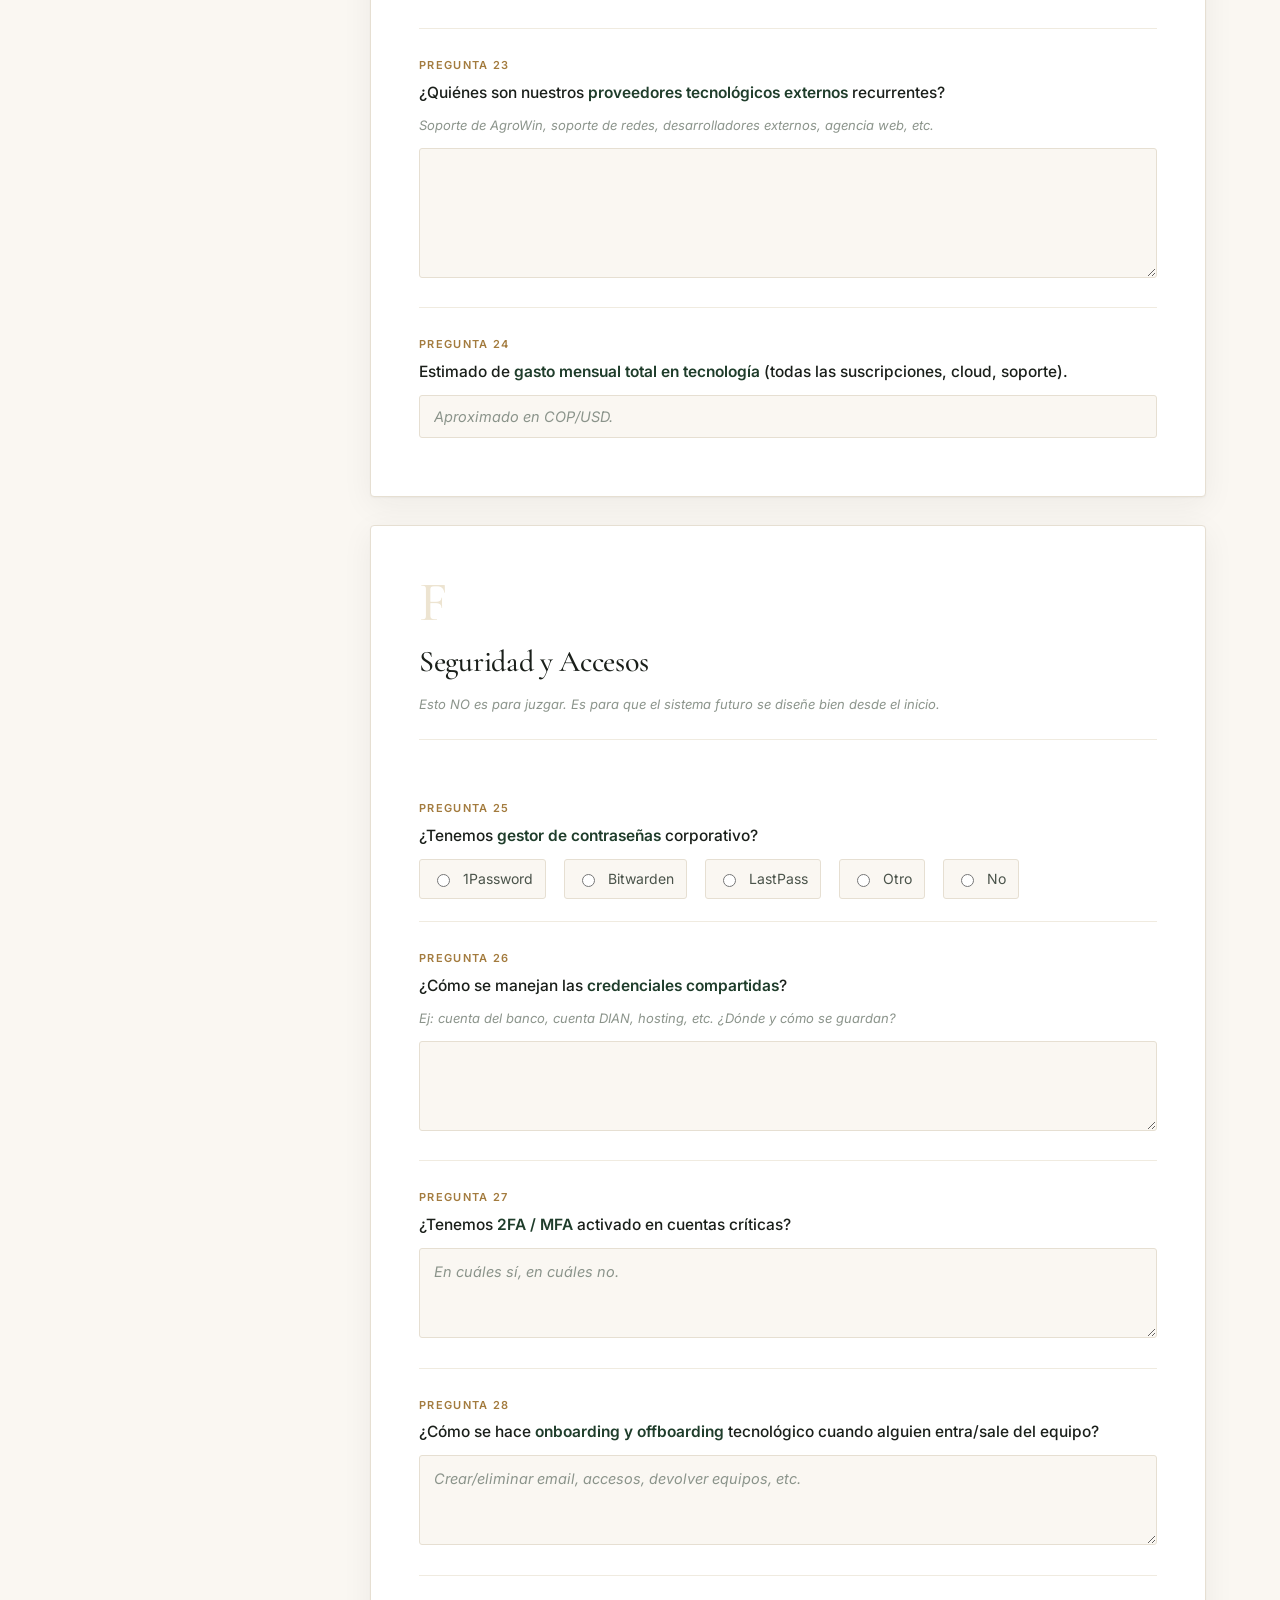
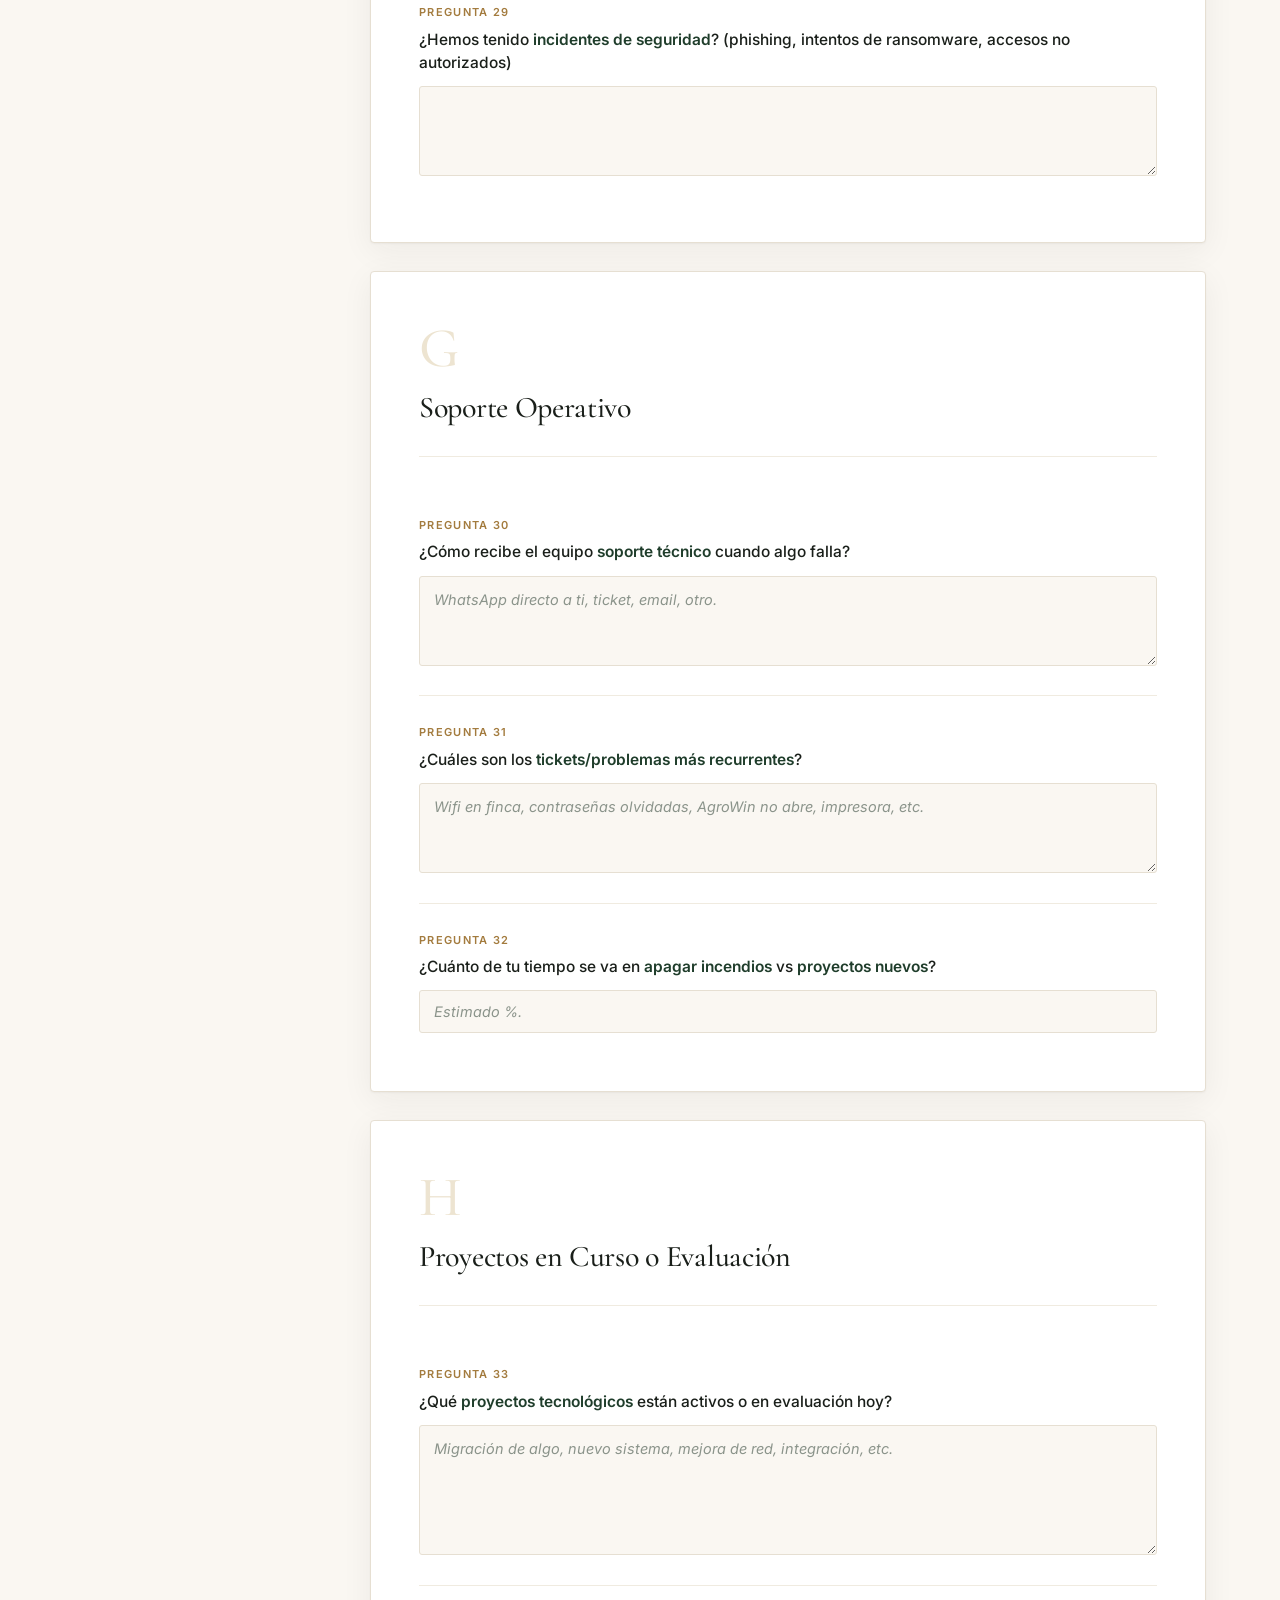
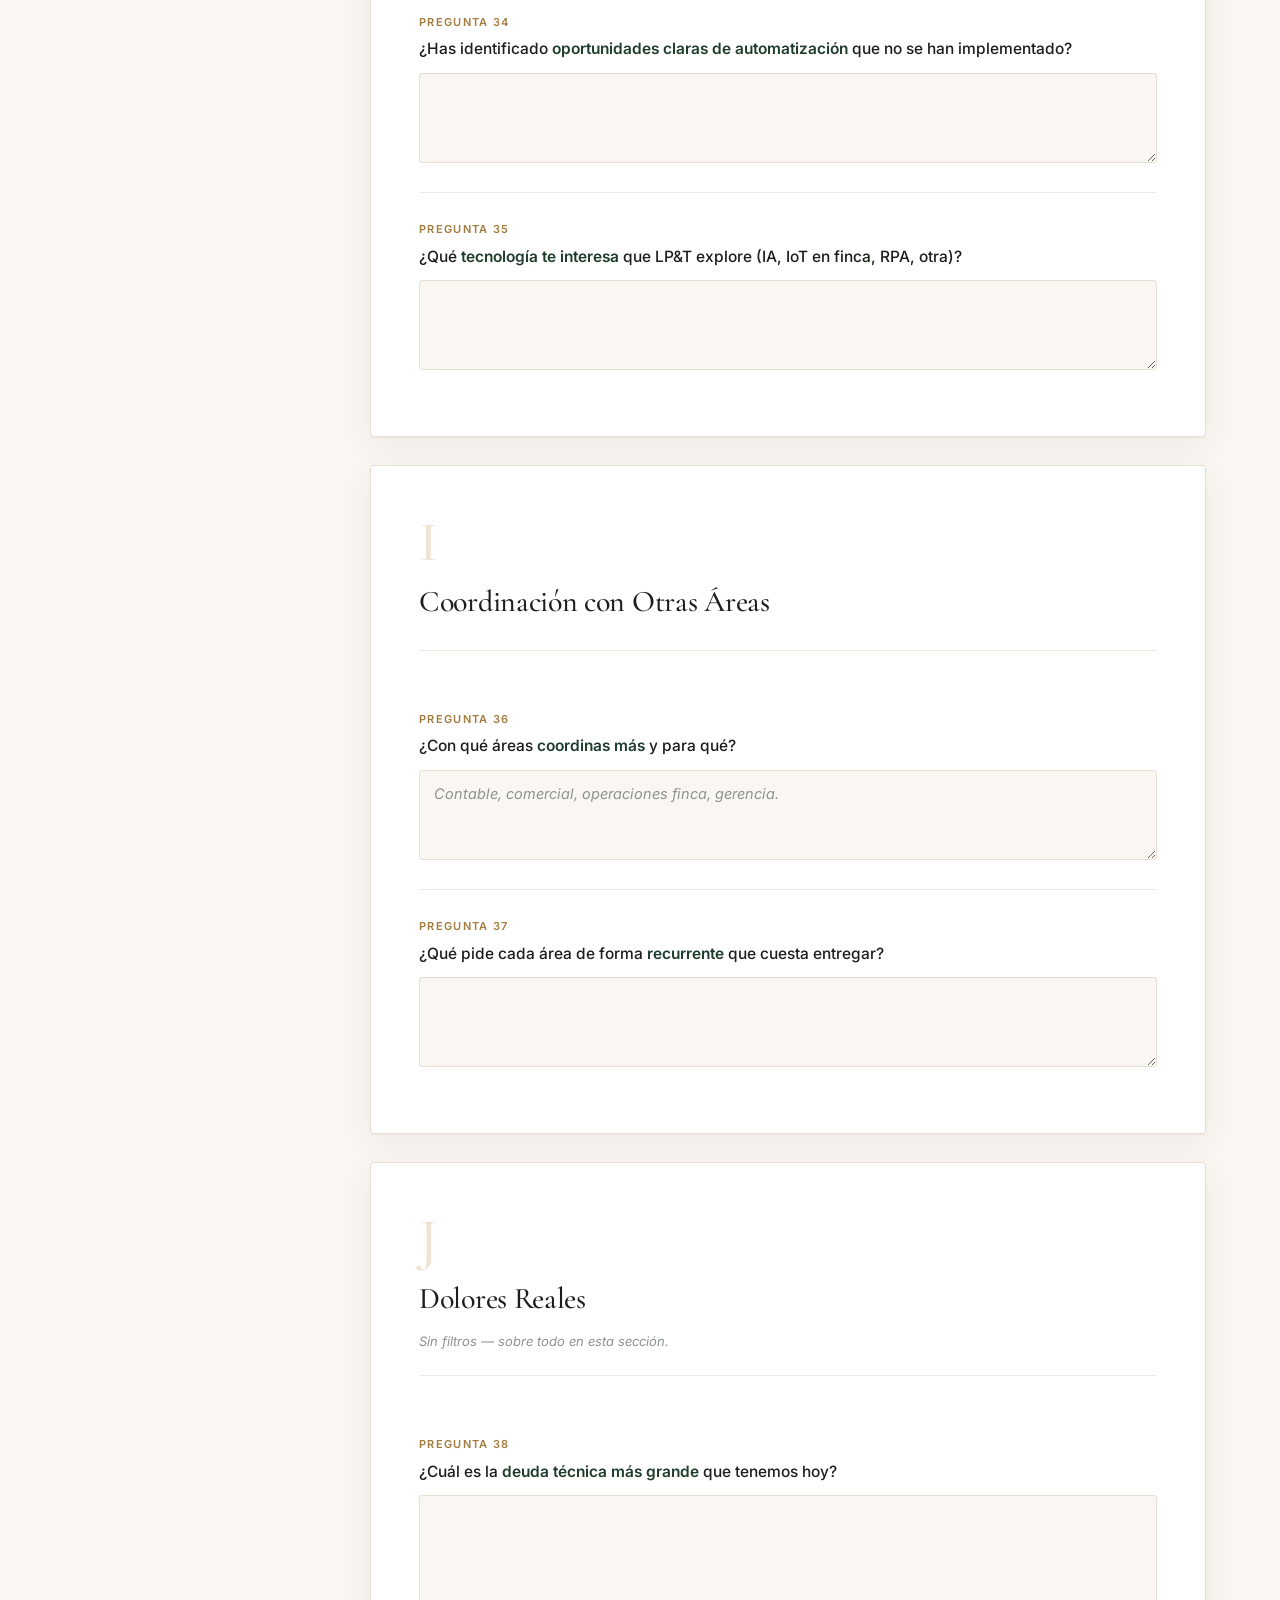
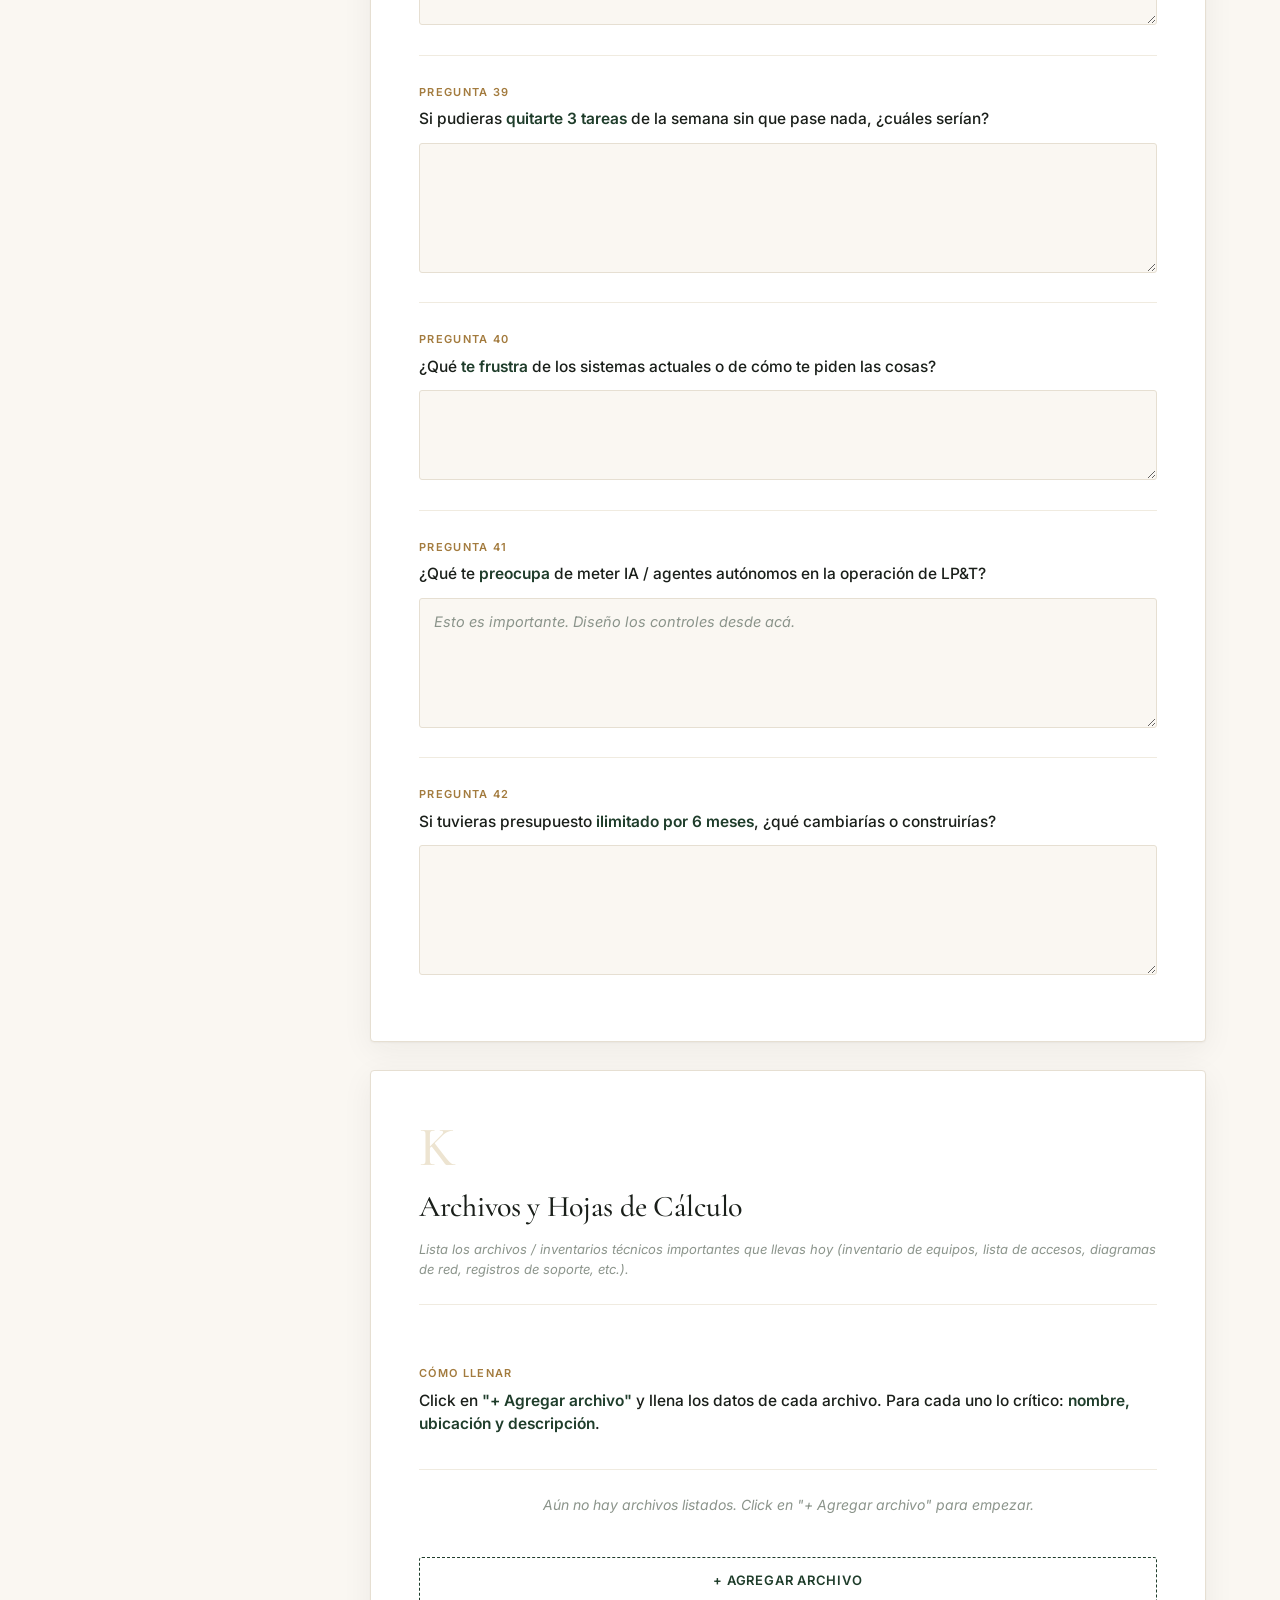
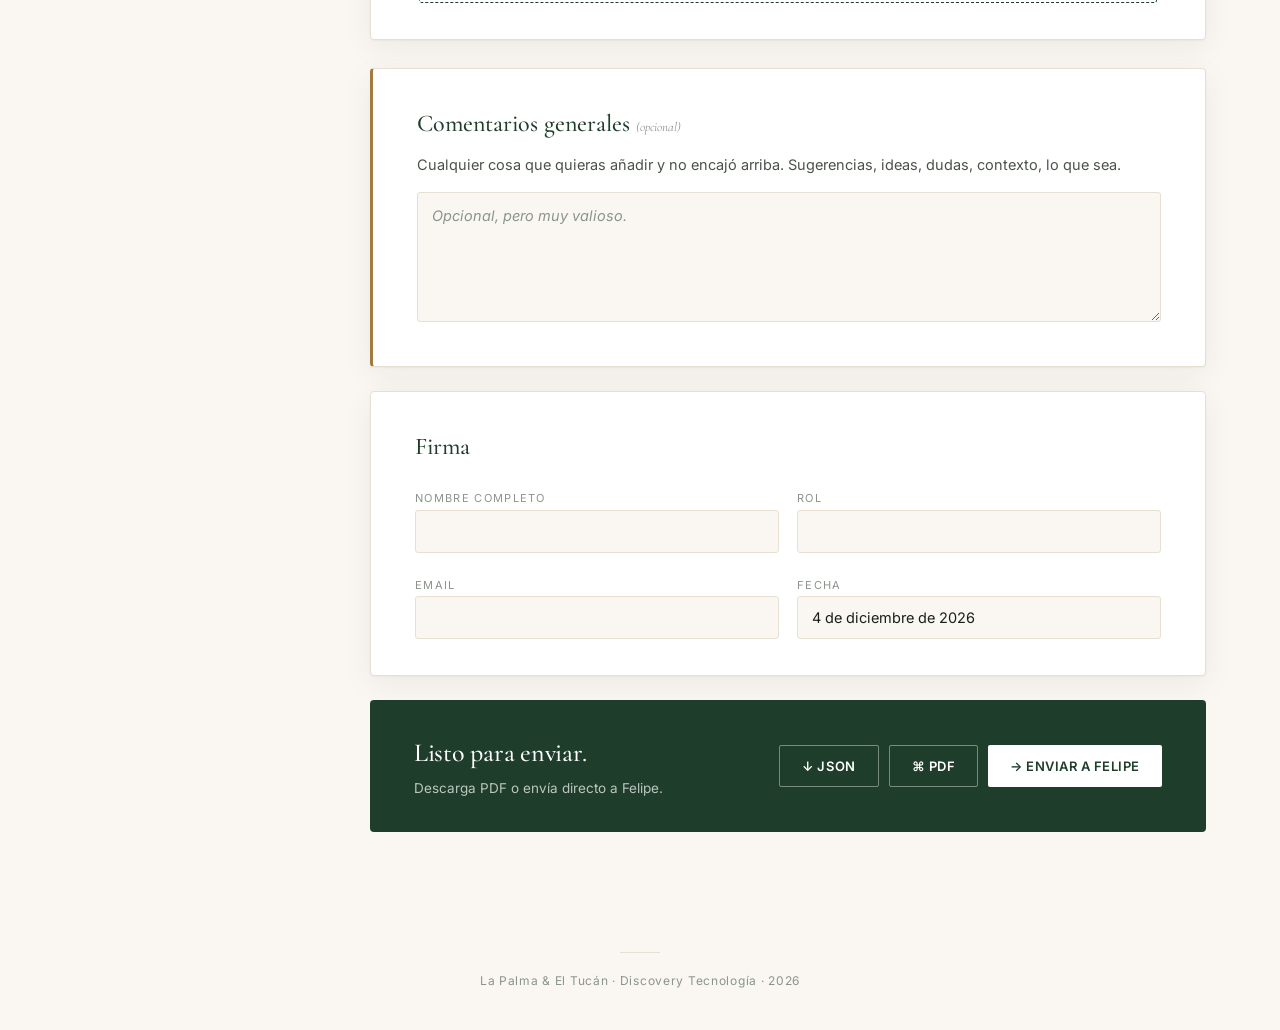
<file: tecnologia/index.html>
<!doctype html>
<html lang="es">
<head>
<meta charset="utf-8" />
<meta name="viewport" content="width=device-width, initial-scale=1" />
<meta name="discovery-area" content="tecnologia" />
<meta name="discovery-recipient" content="Jhonatan Benavides" />
<title>Discovery Tecnología · La Palma & El Tucán</title>
<link rel="preconnect" href="https://fonts.googleapis.com" />
<link rel="preconnect" href="https://fonts.gstatic.com" crossorigin />
<link href="https://fonts.googleapis.com/css2?family=Cormorant+Garamond:ital,wght@0,400;0,500;0,600;1,400&family=Inter:wght@400;500;600&display=swap" rel="stylesheet" />
<link rel="stylesheet" href="../assets/styles.css" />
<script src="../assets/config.js"></script>
</head>
<body>

<header class="hero">
  <div class="hero-inner">
    <div class="brand-mark">La Palma &amp; El Tucán · Discovery Tecnología</div>
    <h1>El stack, la red,<br><em>el dato vivo.</em></h1>
    <p class="lede">Tu área es la columna vertebral de todo lo que vamos a construir. Necesito un mapa honesto de lo que hay hoy: hardware, software, servicios, accesos, deuda técnica. Sin filtros — entre más franco, mejor diseño.</p>

    <div class="meta-row">
      <div><span class="k">De</span><span class="v">Felipe Sardi</span></div>
      <div><span class="k">Para</span><span class="v">Jhonatan Benavides · Tecnología</span></div>
      <div><span class="k">Plazo</span><span class="v">5 días hábiles</span></div>
      <div><span class="k">Tiempo estimado</span><span class="v">40–55 min</span></div>
      <div><span class="k">Confidencialidad</span><span class="v">Interno · Crítico</span></div>
    </div>

    <div class="video-block">
      <div class="video-label">Mensaje de Felipe</div>
      <div class="video-frame">
        <div class="video-placeholder">
          <div class="ico">▶</div>
          <div>Aquí va el video introductorio.</div>
        </div>
      </div>
    </div>
  </div>
</header>

<div class="intro">
  <div class="intro-block">
    <h2>Cómo responder bien</h2>
    <ul>
      <li><strong>Esta es probablemente la sección más técnica</strong> de todo el discovery. Sé específico con versiones, vendors, planes contratados, IPs, dominios.</li>
      <li><strong>No es auditoría.</strong> Si hay deuda técnica, contraseñas compartidas, backups que no funcionan, dilo. Necesito saber el estado real para diseñar bien.</li>
      <li><strong>Capturas y diagramas</strong> (topología de red, dashboards de proveedores, panel de Google Workspace, etc.) súbelos a la <a id="driveFolderLink" href="#" style="color:var(--ink-mute)">carpeta Drive</a> y mencionas el archivo en la respuesta.</li>
      <li><strong>Si no recuerdas algo exacto</strong>, escribe "verificar" y seguimos — no demores la respuesta por buscar un dato puntual.</li>
      <li><strong>Se guarda solo</strong> en este navegador.</li>
    </ul>
  </div>
</div>

<main>
  <nav class="toc" id="toc">
    <div class="toc-title">Secciones</div>
    <ol>
      <li><a href="#sec-a" data-target="sec-a">Equipo & Rol</a></li>
      <li><a href="#sec-b" data-target="sec-b">Infraestructura</a></li>
      <li><a href="#sec-c" data-target="sec-c">Sistemas & Apps</a></li>
      <li><a href="#sec-d" data-target="sec-d">Datos & Backups</a></li>
      <li><a href="#sec-e" data-target="sec-e">Cuentas & Proveedores</a></li>
      <li><a href="#sec-f" data-target="sec-f">Seguridad & Accesos</a></li>
      <li><a href="#sec-g" data-target="sec-g">Soporte Operativo</a></li>
      <li><a href="#sec-h" data-target="sec-h">Proyectos en Curso</a></li>
      <li><a href="#sec-i" data-target="sec-i">Coordinación</a></li>
      <li><a href="#sec-j" data-target="sec-j">Dolores Reales</a></li>
      <li><a href="#sec-files" data-target="sec-files">Archivos & Hojas</a></li>
    </ol>
    <div class="progress-pill">
      <div><span class="pct" id="pctNum">0</span><span style="font-size:12px;color:var(--ink-mute)">%</span></div>
      <div style="margin-top:4px;font-size:11px">Avance</div>
      <div class="pbar"><div id="pbarFill"></div></div>
    </div>
  </nav>

  <form id="discoveryForm" autocomplete="off">

    <!-- A. EQUIPO & ROL -->
    <section class="q-section" id="sec-a">
      <div class="sec-head">
        <div class="sec-letter">A</div>
        <h2>Equipo y Rol</h2>
      </div>

      <div class="q"><div class="q-num">PREGUNTA 01</div>
        <div class="q-text">¿Cuál es tu <strong>rol exacto</strong> hoy y a quién reportas?</div>
        <textarea name="q01" placeholder="Ej: Coordinador de TI, reporto a Felipe / a un gerente, etc."></textarea>
      </div>

      <div class="q"><div class="q-num">PREGUNTA 02</div>
        <div class="q-text">¿Hay <strong>otras personas</strong> en el equipo de tecnología (internas o externas)?</div>
        <textarea name="q02" placeholder="Nombre · Rol · Interno / Outsourcing"></textarea>
      </div>

      <div class="q"><div class="q-num">PREGUNTA 03</div>
        <div class="q-text">¿Cuántas <strong>personas usuarias</strong> dependen de tu soporte? (toda la operación + finca + oficinas)</div>
        <input type="text" name="q03" placeholder="Aproximado." />
      </div>

      <div class="q"><div class="q-num">PREGUNTA 04</div>
        <div class="q-text">¿Cuáles son las <strong>3 cosas que más te ocupan</strong> el día a día?</div>
        <textarea class="tall" name="q04"></textarea>
      </div>
    </section>

    <!-- B. INFRAESTRUCTURA -->
    <section class="q-section" id="sec-b">
      <div class="sec-head">
        <div class="sec-letter">B</div>
        <h2>Infraestructura</h2>
      </div>

      <div class="q"><div class="q-num">PREGUNTA 05</div>
        <div class="q-text">¿Tenemos <strong>servidores propios</strong> (físicos o virtuales)?</div>
        <textarea name="q05" placeholder="On-premise, VPS, AWS, Azure, GCP, Hetzner, etc. Cuáles, qué corren, dónde están."></textarea>
      </div>

      <div class="q"><div class="q-num">PREGUNTA 06</div>
        <div class="q-text">¿Cómo es la <strong>conectividad de la finca</strong> (LP&T)?</div>
        <div class="q-help">ISP, ancho de banda, fibra/satelital, redundancia, cobertura WiFi.</div>
        <textarea name="q06"></textarea>
      </div>

      <div class="q"><div class="q-num">PREGUNTA 07</div>
        <div class="q-text">¿Cómo es la <strong>conectividad de la oficina principal</strong> (Coffee Hub)?</div>
        <textarea name="q07"></textarea>
      </div>

      <div class="q"><div class="q-num">PREGUNTA 08</div>
        <div class="q-text">¿Hay <strong>VPN, firewall, networking</strong> empresarial?</div>
        <textarea name="q08" placeholder="Marca, configuración, quién la administra."></textarea>
      </div>

      <div class="q"><div class="q-num">PREGUNTA 09</div>
        <div class="q-text">¿Qué <strong>computadores y dispositivos</strong> usan los equipos?</div>
        <div class="q-help">Aproximadamente: cuántos Mac, cuántos PC, cuántos teléfonos corporativos, tabletas. Si hay BYOD también dilo.</div>
        <textarea name="q09"></textarea>
      </div>

      <div class="q"><div class="q-num">PREGUNTA 10</div>
        <div class="q-text">¿Hay <strong>impresoras, scanners, cámaras IP, sensores IoT</strong> u otros equipos en red?</div>
        <textarea name="q10"></textarea>
      </div>
    </section>

    <!-- C. SISTEMAS & APPS -->
    <section class="q-section" id="sec-c">
      <div class="sec-head">
        <div class="sec-letter">C</div>
        <h2>Sistemas y Aplicaciones en Uso</h2>
        <div class="sub">Inventario completo de software. Esto es CRÍTICO para diseñar las integraciones futuras.</div>
      </div>

      <div class="q"><div class="q-num">PREGUNTA 11</div>
        <div class="q-text">¿Qué <strong>suite de productividad</strong> usamos?</div>
        <div class="opt-group row">
          <label class="opt"><input type="checkbox" name="q11" value="Google Workspace" /> Google Workspace</label>
          <label class="opt"><input type="checkbox" name="q11" value="Microsoft 365" /> Microsoft 365</label>
          <label class="opt"><input type="checkbox" name="q11" value="Mixto" /> Mixto</label>
          <label class="opt"><input type="checkbox" name="q11" value="Otro" /> Otro</label>
        </div>
        <textarea name="q11_detalle" placeholder="Plan contratado, número de licencias, dominio." style="margin-top:10px"></textarea>
      </div>

      <div class="q"><div class="q-num">PREGUNTA 12</div>
        <div class="q-text">¿Qué <strong>sistema contable</strong> usa LP&T?</div>
        <div class="q-help">Marca todo lo que aplique. Versión, instalación local o cloud.</div>
        <div class="opt-group row">
          <label class="opt"><input type="checkbox" name="q12" value="AgroWin" /> AgroWin</label>
          <label class="opt"><input type="checkbox" name="q12" value="Siigo" /> Siigo</label>
          <label class="opt"><input type="checkbox" name="q12" value="Alegra" /> Alegra</label>
          <label class="opt"><input type="checkbox" name="q12" value="World Office" /> World Office</label>
          <label class="opt"><input type="checkbox" name="q12" value="Helisa" /> Helisa</label>
          <label class="opt"><input type="checkbox" name="q12" value="SAP" /> SAP</label>
          <label class="opt"><input type="checkbox" name="q12" value="Otro" /> Otro</label>
        </div>
        <textarea name="q12_detalle" placeholder="Versión, instalación, base de datos, integraciones." style="margin-top:10px"></textarea>
      </div>

      <div class="q"><div class="q-num">PREGUNTA 13</div>
        <div class="q-text">¿Qué otras aplicaciones <strong>core</strong> tenemos contratadas? Lista lo más completo posible.</div>
        <div class="q-help">CRM (HubSpot/Pipedrive), facturación electrónica DIAN, cataciones (Cropster), nómina, pasarela de pago, etc.</div>
        <textarea class="tall" name="q13" placeholder="Aplicación · Para qué sirve · Quién la usa · Plan/costo aproximado"></textarea>
      </div>

      <div class="q"><div class="q-num">PREGUNTA 14</div>
        <div class="q-text">¿Qué <strong>herramientas de comunicación interna</strong> usan?</div>
        <div class="opt-group row">
          <label class="opt"><input type="checkbox" name="q14" value="WhatsApp Business" /> WhatsApp Business</label>
          <label class="opt"><input type="checkbox" name="q14" value="WhatsApp personal" /> WhatsApp personal</label>
          <label class="opt"><input type="checkbox" name="q14" value="Slack" /> Slack</label>
          <label class="opt"><input type="checkbox" name="q14" value="Microsoft Teams" /> Microsoft Teams</label>
          <label class="opt"><input type="checkbox" name="q14" value="Google Chat" /> Google Chat</label>
          <label class="opt"><input type="checkbox" name="q14" value="Zoom" /> Zoom</label>
          <label class="opt"><input type="checkbox" name="q14" value="Google Meet" /> Google Meet</label>
          <label class="opt"><input type="checkbox" name="q14" value="Otro" /> Otro</label>
        </div>
      </div>

      <div class="q"><div class="q-num">PREGUNTA 15</div>
        <div class="q-text">¿Estamos usando <strong>Fireflies, Otter, Granola</strong> u otra herramienta de transcripción de reuniones?</div>
        <textarea name="q15" placeholder="Cuál, quién la usa, plan."></textarea>
      </div>

      <div class="q"><div class="q-num">PREGUNTA 16</div>
        <div class="q-text">¿Hay <strong>aplicaciones internas</strong> (apps web, intranet, dashboards propios) desarrolladas para LP&T?</div>
        <textarea name="q16"></textarea>
      </div>
    </section>

    <!-- D. DATOS & BACKUPS -->
    <section class="q-section" id="sec-d">
      <div class="sec-head">
        <div class="sec-letter">D</div>
        <h2>Datos y Backups</h2>
      </div>

      <div class="q"><div class="q-num">PREGUNTA 17</div>
        <div class="q-text">¿Dónde <strong>vive principalmente</strong> la información del negocio?</div>
        <div class="q-help">Drive, OneDrive, NAS local, Dropbox, sistemas verticales (AgroWin, etc.), papel.</div>
        <textarea class="tall" name="q17"></textarea>
      </div>

      <div class="q"><div class="q-num">PREGUNTA 18</div>
        <div class="q-text">¿Hay <strong>política de backups</strong>? ¿Quién la opera, cada cuánto, dónde se guardan?</div>
        <textarea name="q18"></textarea>
      </div>

      <div class="q"><div class="q-num">PREGUNTA 19</div>
        <div class="q-text">¿Cuándo fue la <strong>última vez que se restauró un backup</strong> exitosamente?</div>
        <input type="text" name="q19" placeholder="Si nunca, di 'nunca' — eso es info crítica." />
      </div>

      <div class="q"><div class="q-num">PREGUNTA 20</div>
        <div class="q-text">¿Hemos tenido <strong>incidentes de pérdida de información</strong>? Cuéntanos brevemente.</div>
        <textarea name="q20"></textarea>
      </div>
    </section>

    <!-- E. CUENTAS & PROVEEDORES -->
    <section class="q-section" id="sec-e">
      <div class="sec-head">
        <div class="sec-letter">E</div>
        <h2>Cuentas y Proveedores Tecnológicos</h2>
      </div>

      <div class="q"><div class="q-num">PREGUNTA 21</div>
        <div class="q-text">¿Tenemos cuentas de <strong>cloud (AWS / Azure / GCP)</strong>?</div>
        <div class="q-help">Cuáles, para qué se usan, costo mensual aproximado, quién es admin.</div>
        <textarea class="tall" name="q21"></textarea>
      </div>

      <div class="q"><div class="q-num">PREGUNTA 22</div>
        <div class="q-text">¿Tenemos <strong>dominios</strong> registrados?</div>
        <div class="q-help">Lista los principales, dónde están registrados (GoDaddy, Namecheap, Google Domains), cuándo vencen.</div>
        <textarea name="q22"></textarea>
      </div>

      <div class="q"><div class="q-num">PREGUNTA 23</div>
        <div class="q-text">¿Quiénes son nuestros <strong>proveedores tecnológicos externos</strong> recurrentes?</div>
        <div class="q-help">Soporte de AgroWin, soporte de redes, desarrolladores externos, agencia web, etc.</div>
        <textarea class="tall" name="q23"></textarea>
      </div>

      <div class="q"><div class="q-num">PREGUNTA 24</div>
        <div class="q-text">Estimado de <strong>gasto mensual total en tecnología</strong> (todas las suscripciones, cloud, soporte).</div>
        <input type="text" name="q24" placeholder="Aproximado en COP/USD." />
      </div>
    </section>

    <!-- F. SEGURIDAD & ACCESOS -->
    <section class="q-section" id="sec-f">
      <div class="sec-head">
        <div class="sec-letter">F</div>
        <h2>Seguridad y Accesos</h2>
        <div class="sub">Esto NO es para juzgar. Es para que el sistema futuro se diseñe bien desde el inicio.</div>
      </div>

      <div class="q"><div class="q-num">PREGUNTA 25</div>
        <div class="q-text">¿Tenemos <strong>gestor de contraseñas</strong> corporativo?</div>
        <div class="opt-group row">
          <label class="opt"><input type="radio" name="q25" value="1Password" /> 1Password</label>
          <label class="opt"><input type="radio" name="q25" value="Bitwarden" /> Bitwarden</label>
          <label class="opt"><input type="radio" name="q25" value="LastPass" /> LastPass</label>
          <label class="opt"><input type="radio" name="q25" value="Otro" /> Otro</label>
          <label class="opt"><input type="radio" name="q25" value="No" /> No</label>
        </div>
      </div>

      <div class="q"><div class="q-num">PREGUNTA 26</div>
        <div class="q-text">¿Cómo se manejan las <strong>credenciales compartidas</strong>?</div>
        <div class="q-help">Ej: cuenta del banco, cuenta DIAN, hosting, etc. ¿Dónde y cómo se guardan?</div>
        <textarea name="q26"></textarea>
      </div>

      <div class="q"><div class="q-num">PREGUNTA 27</div>
        <div class="q-text">¿Tenemos <strong>2FA / MFA</strong> activado en cuentas críticas?</div>
        <textarea name="q27" placeholder="En cuáles sí, en cuáles no."></textarea>
      </div>

      <div class="q"><div class="q-num">PREGUNTA 28</div>
        <div class="q-text">¿Cómo se hace <strong>onboarding y offboarding</strong> tecnológico cuando alguien entra/sale del equipo?</div>
        <textarea name="q28" placeholder="Crear/eliminar email, accesos, devolver equipos, etc."></textarea>
      </div>

      <div class="q"><div class="q-num">PREGUNTA 29</div>
        <div class="q-text">¿Hemos tenido <strong>incidentes de seguridad</strong>? (phishing, intentos de ransomware, accesos no autorizados)</div>
        <textarea name="q29"></textarea>
      </div>
    </section>

    <!-- G. SOPORTE -->
    <section class="q-section" id="sec-g">
      <div class="sec-head">
        <div class="sec-letter">G</div>
        <h2>Soporte Operativo</h2>
      </div>

      <div class="q"><div class="q-num">PREGUNTA 30</div>
        <div class="q-text">¿Cómo recibe el equipo <strong>soporte técnico</strong> cuando algo falla?</div>
        <textarea name="q30" placeholder="WhatsApp directo a ti, ticket, email, otro."></textarea>
      </div>

      <div class="q"><div class="q-num">PREGUNTA 31</div>
        <div class="q-text">¿Cuáles son los <strong>tickets/problemas más recurrentes</strong>?</div>
        <textarea name="q31" placeholder="Wifi en finca, contraseñas olvidadas, AgroWin no abre, impresora, etc."></textarea>
      </div>

      <div class="q"><div class="q-num">PREGUNTA 32</div>
        <div class="q-text">¿Cuánto de tu tiempo se va en <strong>apagar incendios</strong> vs <strong>proyectos nuevos</strong>?</div>
        <input type="text" name="q32" placeholder="Estimado %." />
      </div>
    </section>

    <!-- H. PROYECTOS EN CURSO -->
    <section class="q-section" id="sec-h">
      <div class="sec-head">
        <div class="sec-letter">H</div>
        <h2>Proyectos en Curso o Evaluación</h2>
      </div>

      <div class="q"><div class="q-num">PREGUNTA 33</div>
        <div class="q-text">¿Qué <strong>proyectos tecnológicos</strong> están activos o en evaluación hoy?</div>
        <textarea class="tall" name="q33" placeholder="Migración de algo, nuevo sistema, mejora de red, integración, etc."></textarea>
      </div>

      <div class="q"><div class="q-num">PREGUNTA 34</div>
        <div class="q-text">¿Has identificado <strong>oportunidades claras de automatización</strong> que no se han implementado?</div>
        <textarea name="q34"></textarea>
      </div>

      <div class="q"><div class="q-num">PREGUNTA 35</div>
        <div class="q-text">¿Qué <strong>tecnología te interesa</strong> que LP&T explore (IA, IoT en finca, RPA, otra)?</div>
        <textarea name="q35"></textarea>
      </div>
    </section>

    <!-- I. COORDINACIÓN -->
    <section class="q-section" id="sec-i">
      <div class="sec-head">
        <div class="sec-letter">I</div>
        <h2>Coordinación con Otras Áreas</h2>
      </div>

      <div class="q"><div class="q-num">PREGUNTA 36</div>
        <div class="q-text">¿Con qué áreas <strong>coordinas más</strong> y para qué?</div>
        <textarea name="q36" placeholder="Contable, comercial, operaciones finca, gerencia."></textarea>
      </div>

      <div class="q"><div class="q-num">PREGUNTA 37</div>
        <div class="q-text">¿Qué pide cada área de forma <strong>recurrente</strong> que cuesta entregar?</div>
        <textarea name="q37"></textarea>
      </div>
    </section>

    <!-- J. DOLORES -->
    <section class="q-section" id="sec-j">
      <div class="sec-head">
        <div class="sec-letter">J</div>
        <h2>Dolores Reales</h2>
        <div class="sub">Sin filtros — sobre todo en esta sección.</div>
      </div>

      <div class="q"><div class="q-num">PREGUNTA 38</div>
        <div class="q-text">¿Cuál es la <strong>deuda técnica más grande</strong> que tenemos hoy?</div>
        <textarea class="tall" name="q38"></textarea>
      </div>

      <div class="q"><div class="q-num">PREGUNTA 39</div>
        <div class="q-text">Si pudieras <strong>quitarte 3 tareas</strong> de la semana sin que pase nada, ¿cuáles serían?</div>
        <textarea class="tall" name="q39"></textarea>
      </div>

      <div class="q"><div class="q-num">PREGUNTA 40</div>
        <div class="q-text">¿Qué <strong>te frustra</strong> de los sistemas actuales o de cómo te piden las cosas?</div>
        <textarea name="q40"></textarea>
      </div>

      <div class="q"><div class="q-num">PREGUNTA 41</div>
        <div class="q-text">¿Qué te <strong>preocupa</strong> de meter IA / agentes autónomos en la operación de LP&T?</div>
        <textarea class="tall" name="q41" placeholder="Esto es importante. Diseño los controles desde acá."></textarea>
      </div>

      <div class="q"><div class="q-num">PREGUNTA 42</div>
        <div class="q-text">Si tuvieras presupuesto <strong>ilimitado por 6 meses</strong>, ¿qué cambiarías o construirías?</div>
        <textarea class="tall" name="q42"></textarea>
      </div>
    </section>

    <!-- ===== ARCHIVOS ===== -->
    <section class="q-section" id="sec-files">
      <div class="sec-head">
        <div class="sec-letter">K</div>
        <h2>Archivos y Hojas de Cálculo</h2>
        <div class="sub">Lista los archivos / inventarios técnicos importantes que llevas hoy (inventario de equipos, lista de accesos, diagramas de red, registros de soporte, etc.).</div>
      </div>

      <div class="q">
        <div class="q-num">CÓMO LLENAR</div>
        <div class="q-text">Click en <strong>"+ Agregar archivo"</strong> y llena los datos de cada archivo. Para cada uno lo crítico: <strong>nombre, ubicación y descripción</strong>.</div>
      </div>

      <div id="filesList"></div>
      <button type="button" class="btn-add-file" id="btnAddFile">+ Agregar archivo</button>
    </section>

    <!-- ===== COMENTARIOS GENERALES ===== -->
    <div class="signature" style="border-left:3px solid var(--gold)">
      <h3>Comentarios generales <span style="font-size:13px;color:var(--ink-mute);font-weight:400;font-style:italic">(opcional)</span></h3>
      <p style="color:var(--ink-soft);font-size:14.5px;margin:-8px 0 16px">Cualquier cosa que quieras añadir y no encajó arriba. Sugerencias, ideas, dudas, contexto, lo que sea.</p>
      <textarea name="comentarios_generales" class="tall" placeholder="Opcional, pero muy valioso."></textarea>
    </div>

    <!-- SIGNATURE -->
    <div class="signature">
      <h3>Firma</h3>
      <div class="sig-grid">
        <div><label>Nombre completo</label><input type="text" name="firma_nombre" /></div>
        <div><label>Rol</label><input type="text" name="firma_rol" /></div>
        <div><label>Email</label><input type="email" name="firma_email" /></div>
        <div><label>Fecha</label><input type="text" name="firma_fecha" id="firmaFecha" /></div>
      </div>
    </div>

    <div class="submit-bar">
      <div class="left">
        <h3>Listo para enviar.</h3>
        <p>Descarga PDF o envía directo a Felipe.</p>
      </div>
      <div class="actions">
        <button type="button" class="btn ghost" id="btnDownload">↓ JSON</button>
        <button type="button" class="btn ghost" id="btnPdf">⌘ PDF</button>
        <button type="button" class="btn" id="btnSend">→ Enviar a Felipe</button>
      </div>
    </div>

  </form>
</main>

<footer>
  <div class="div"></div>
  La Palma & El Tucán · Discovery Tecnología · 2026
</footer>

<div class="save-toast" id="saveToast"><span class="dot"></span>Guardado</div>
<script src="../assets/form.js"></script>
</body>
</html>
</file>
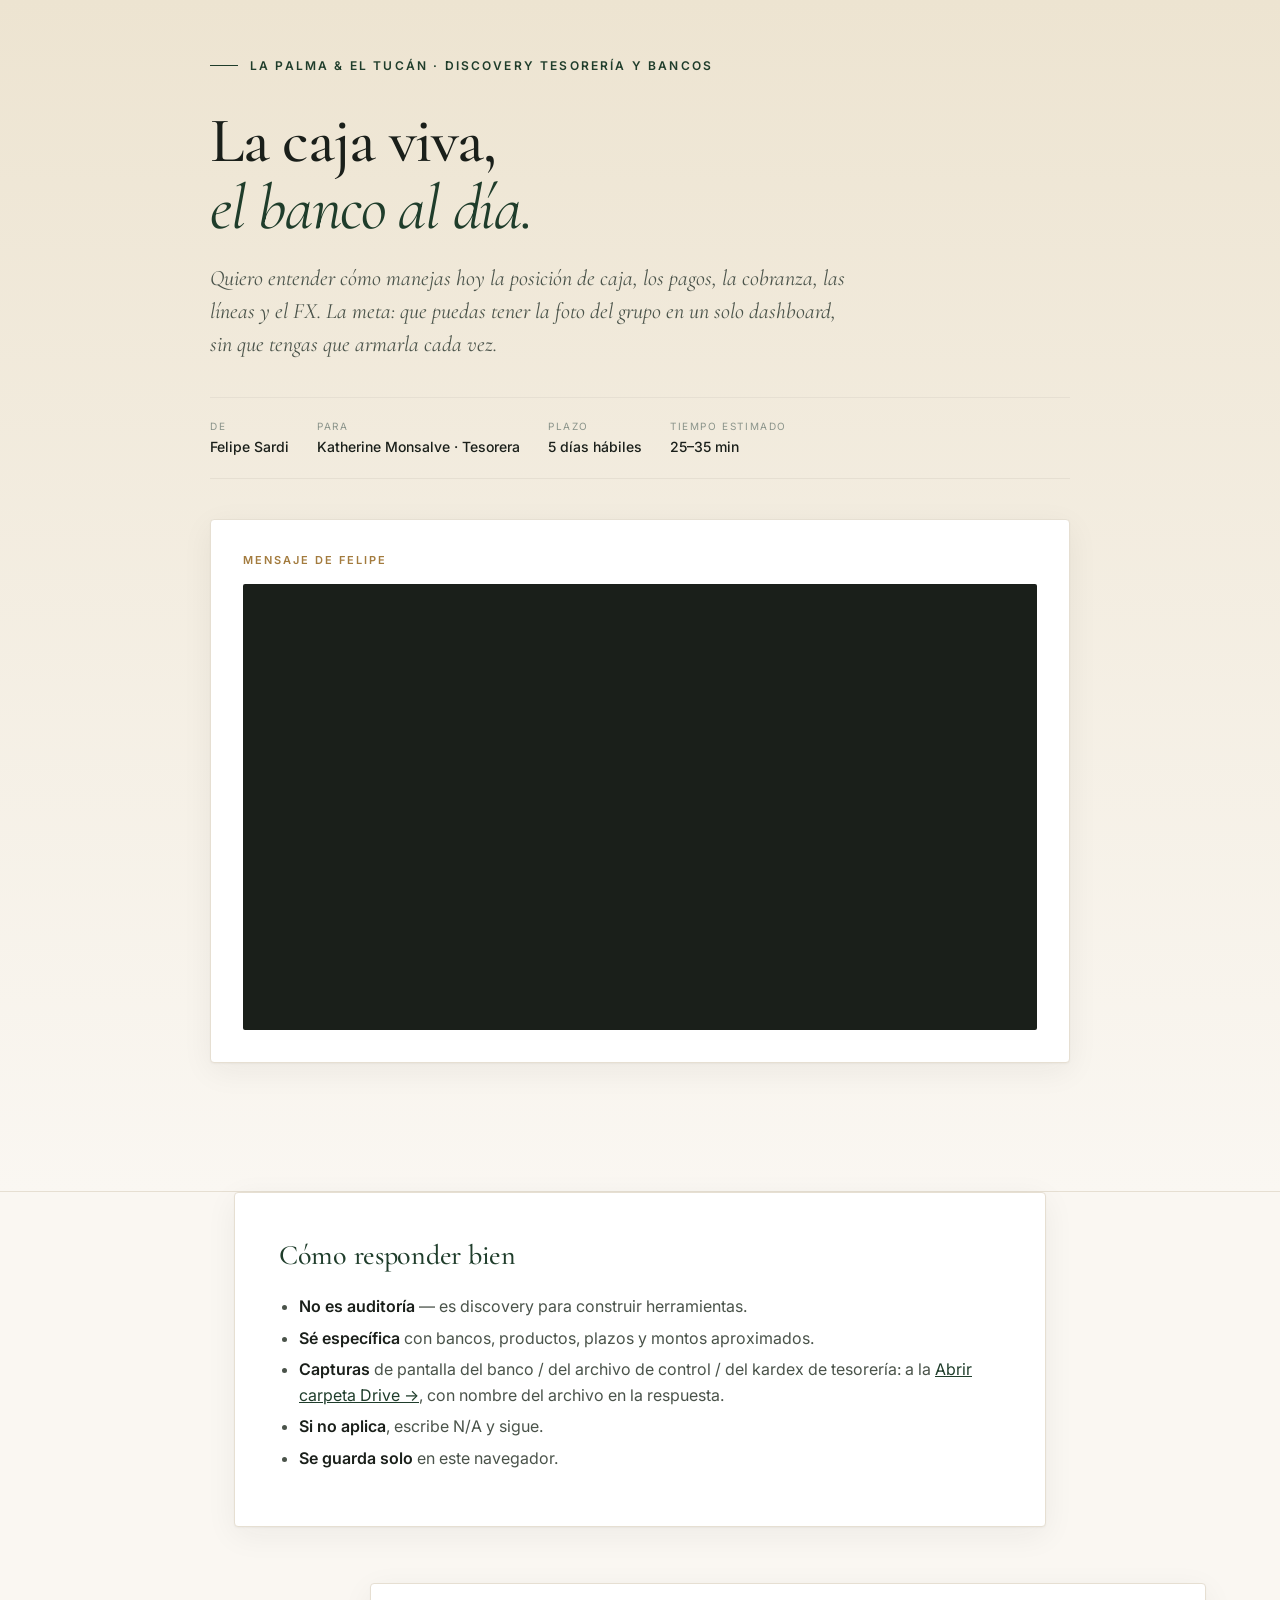
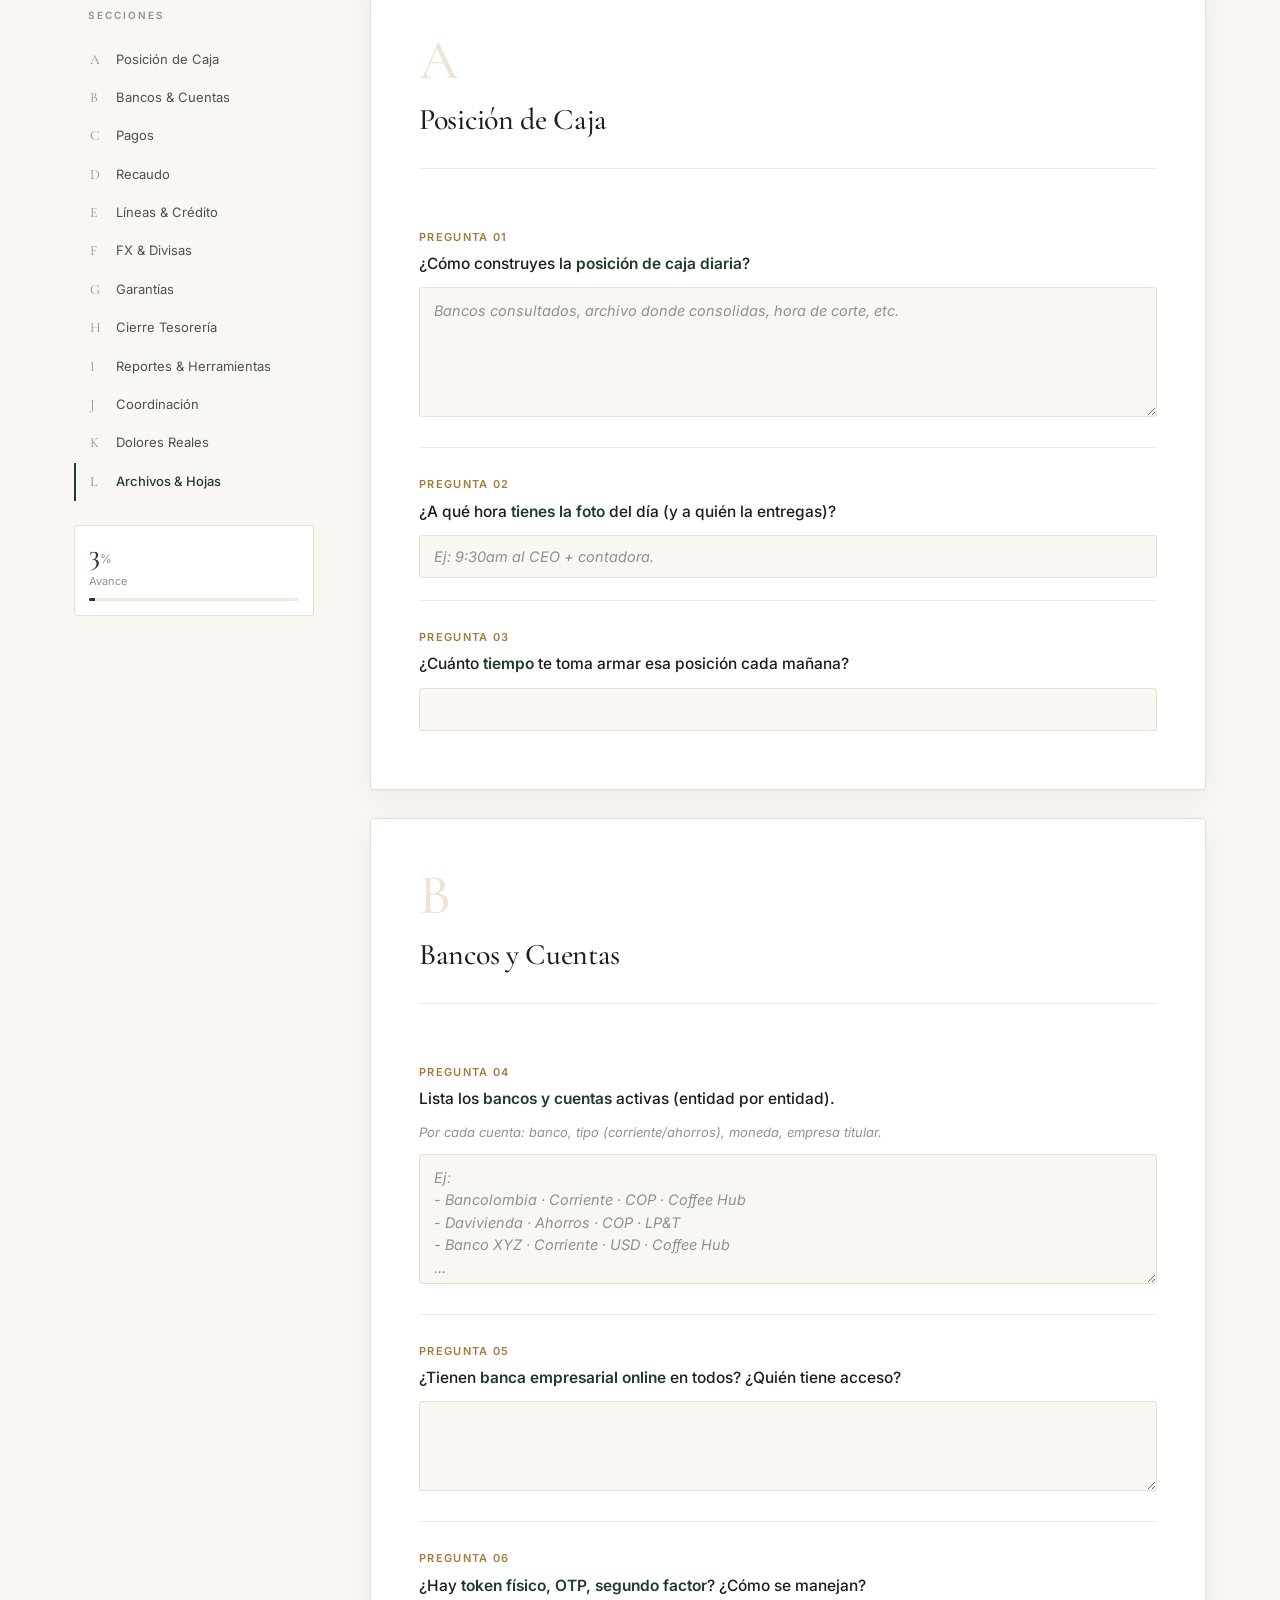
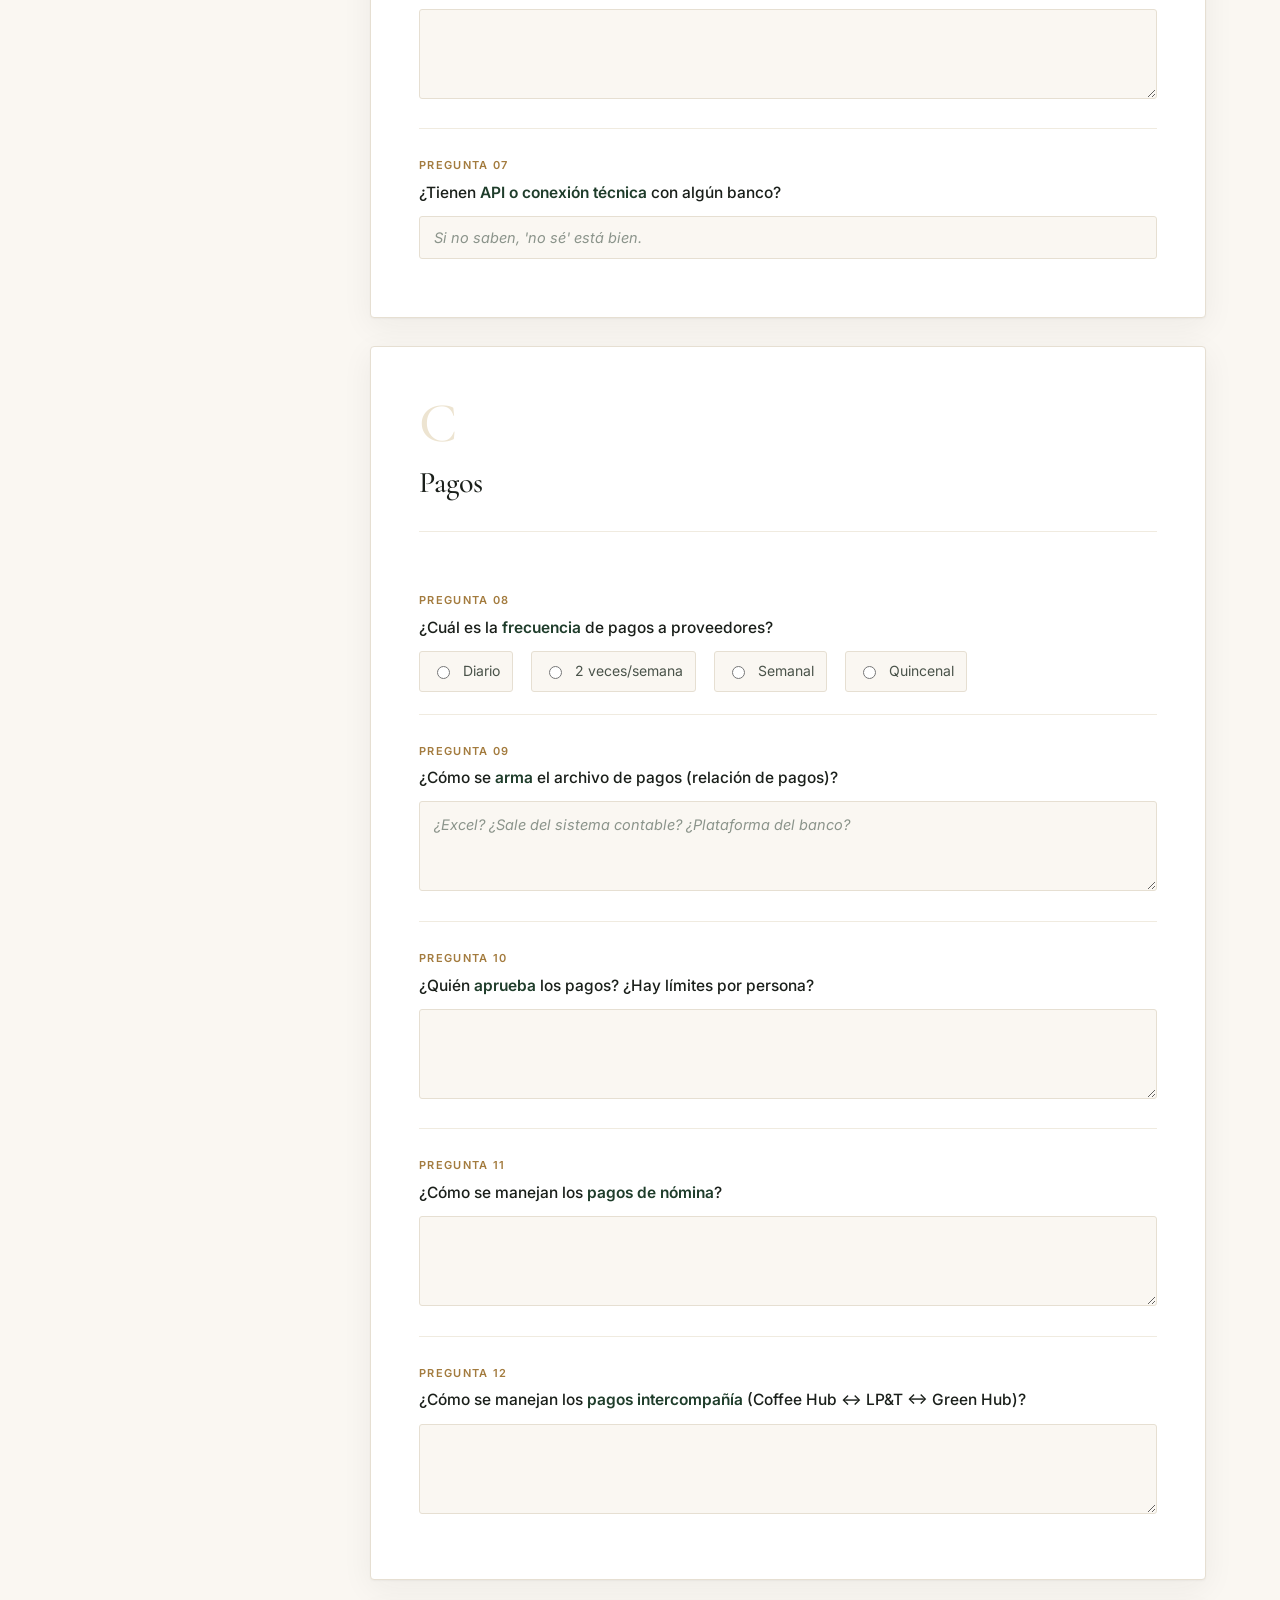
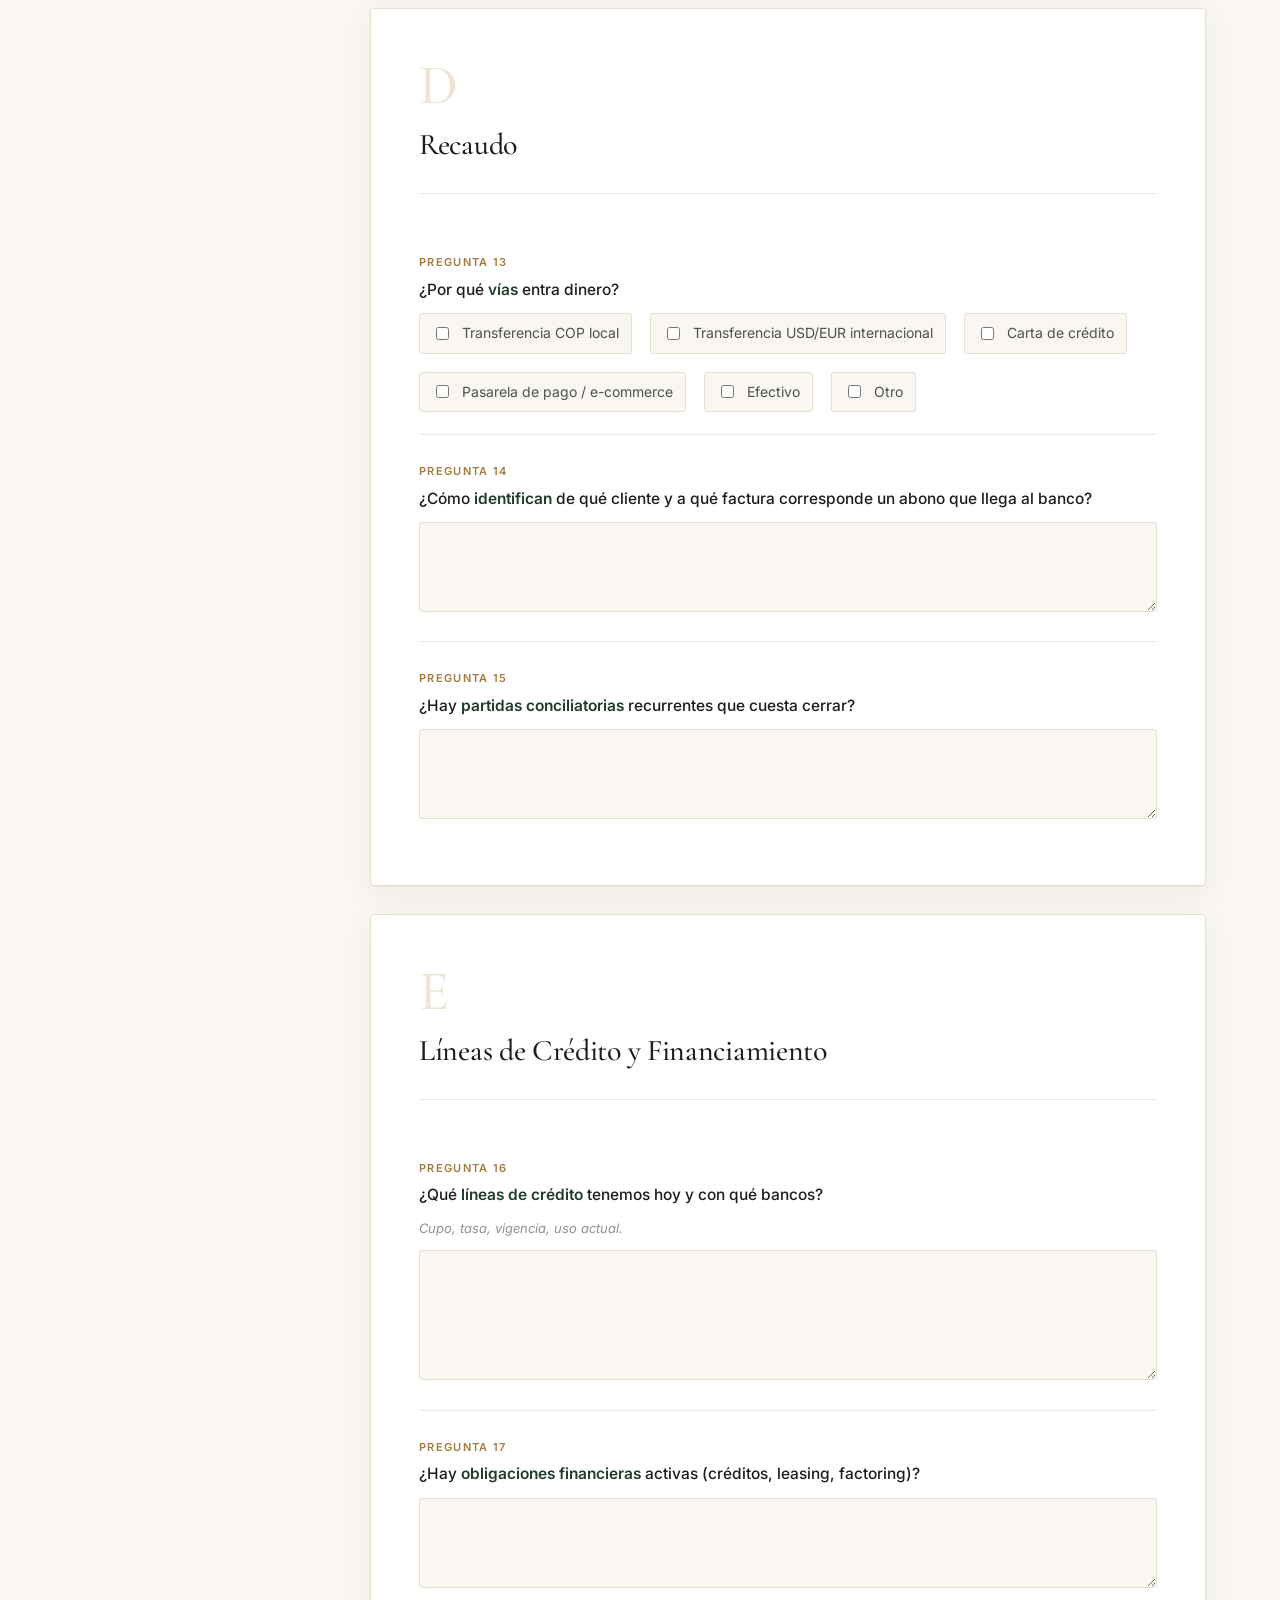
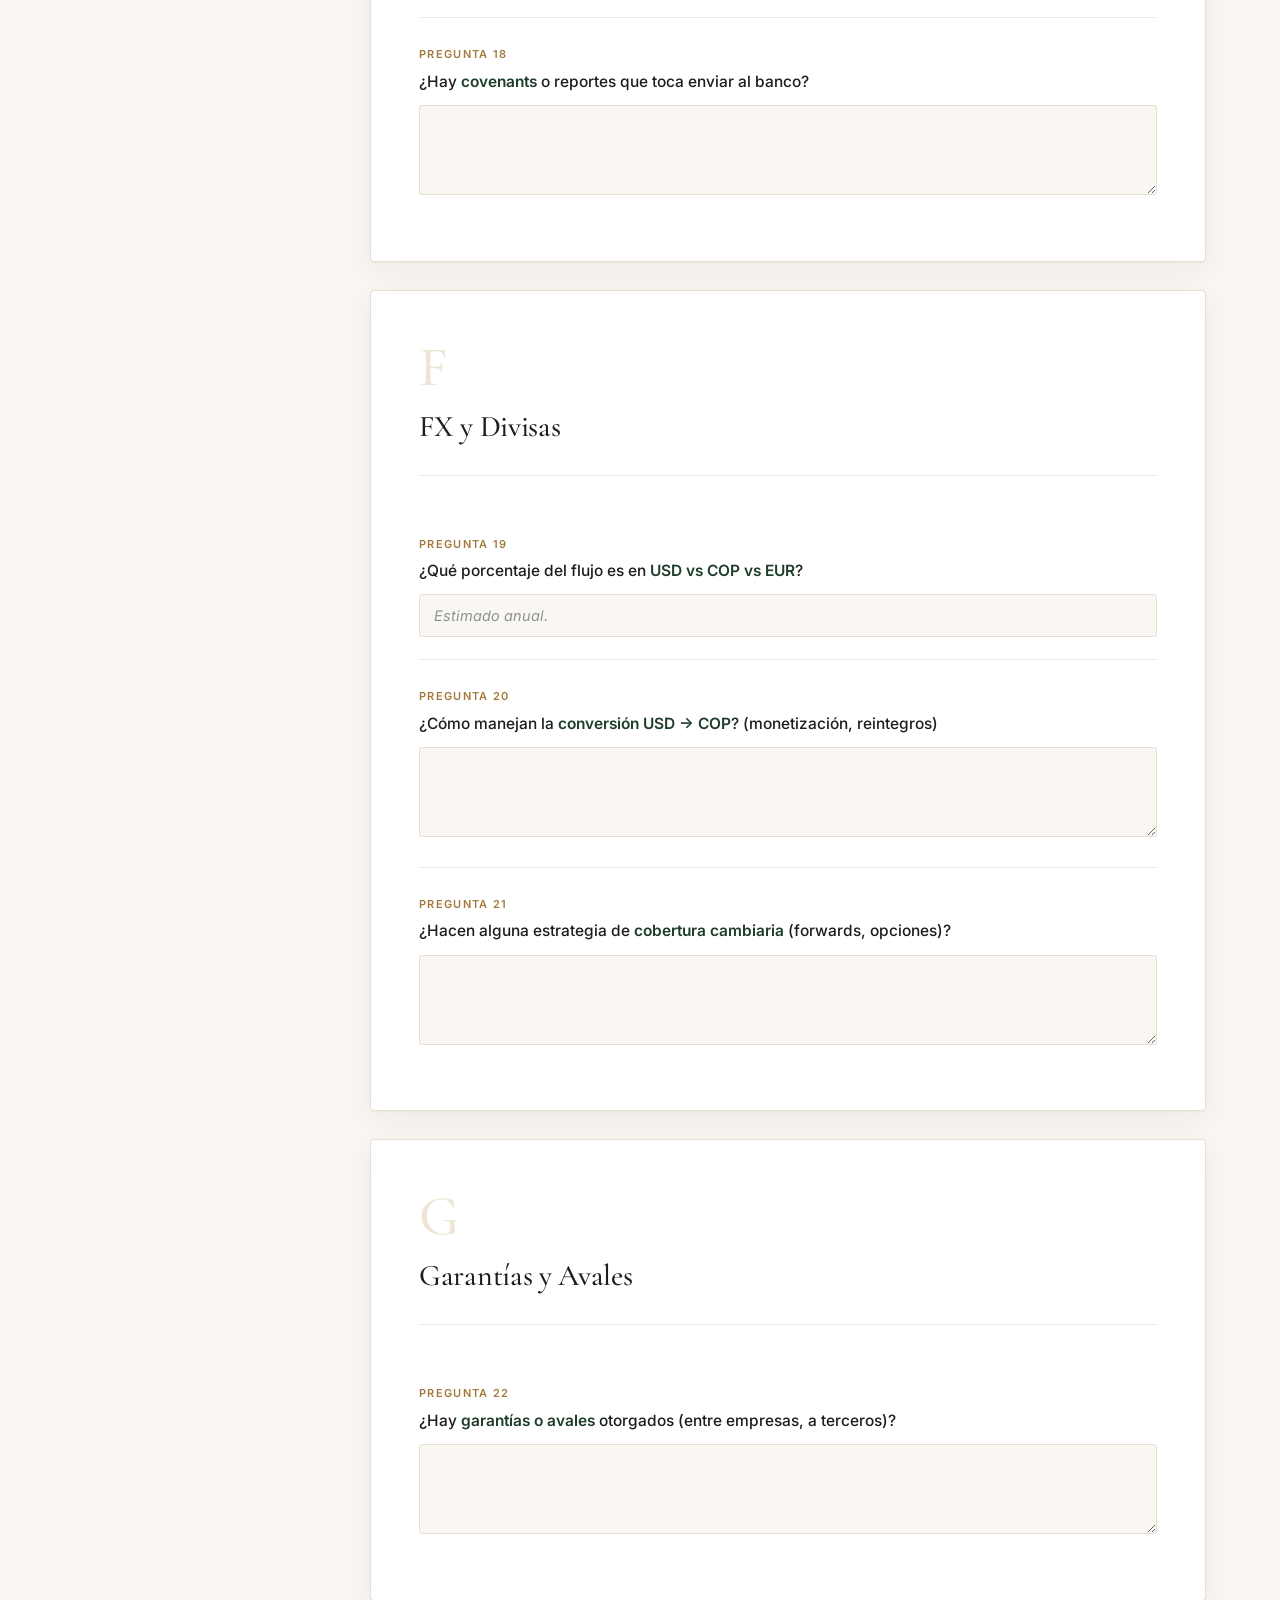
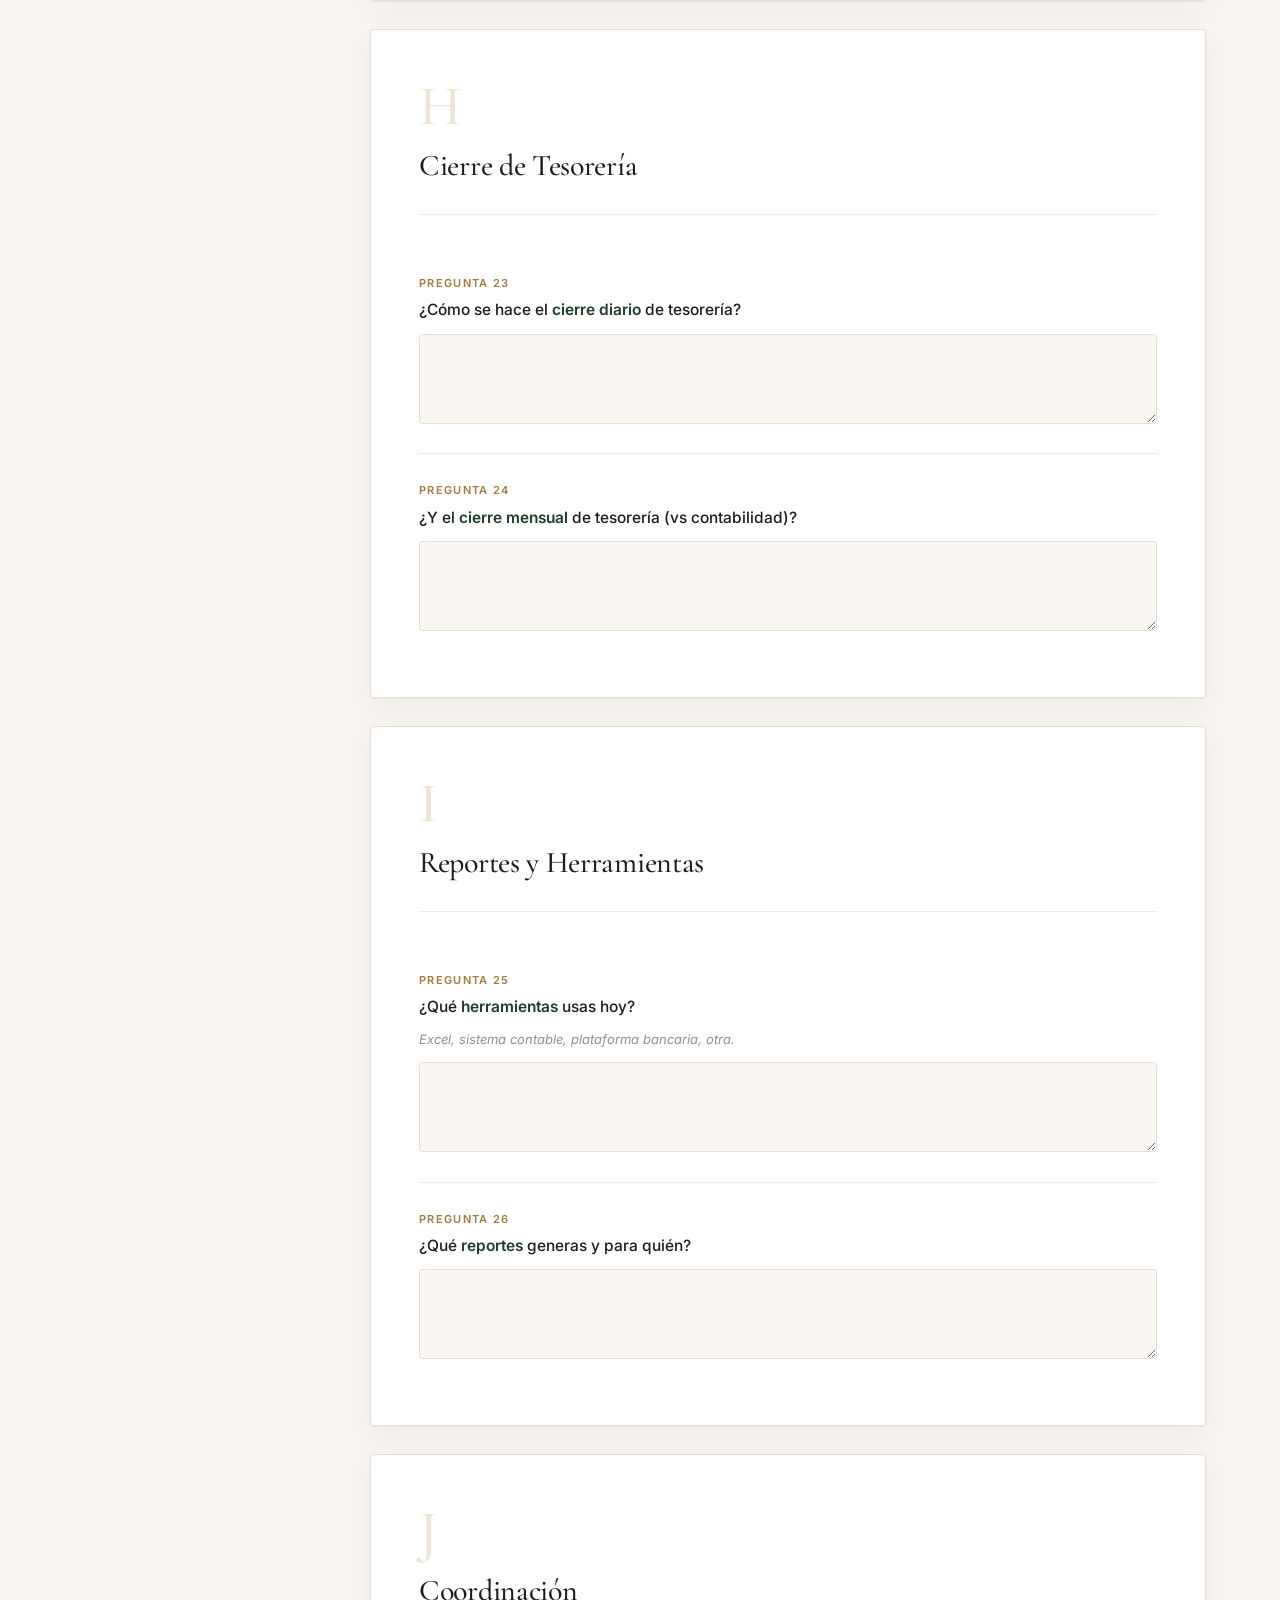
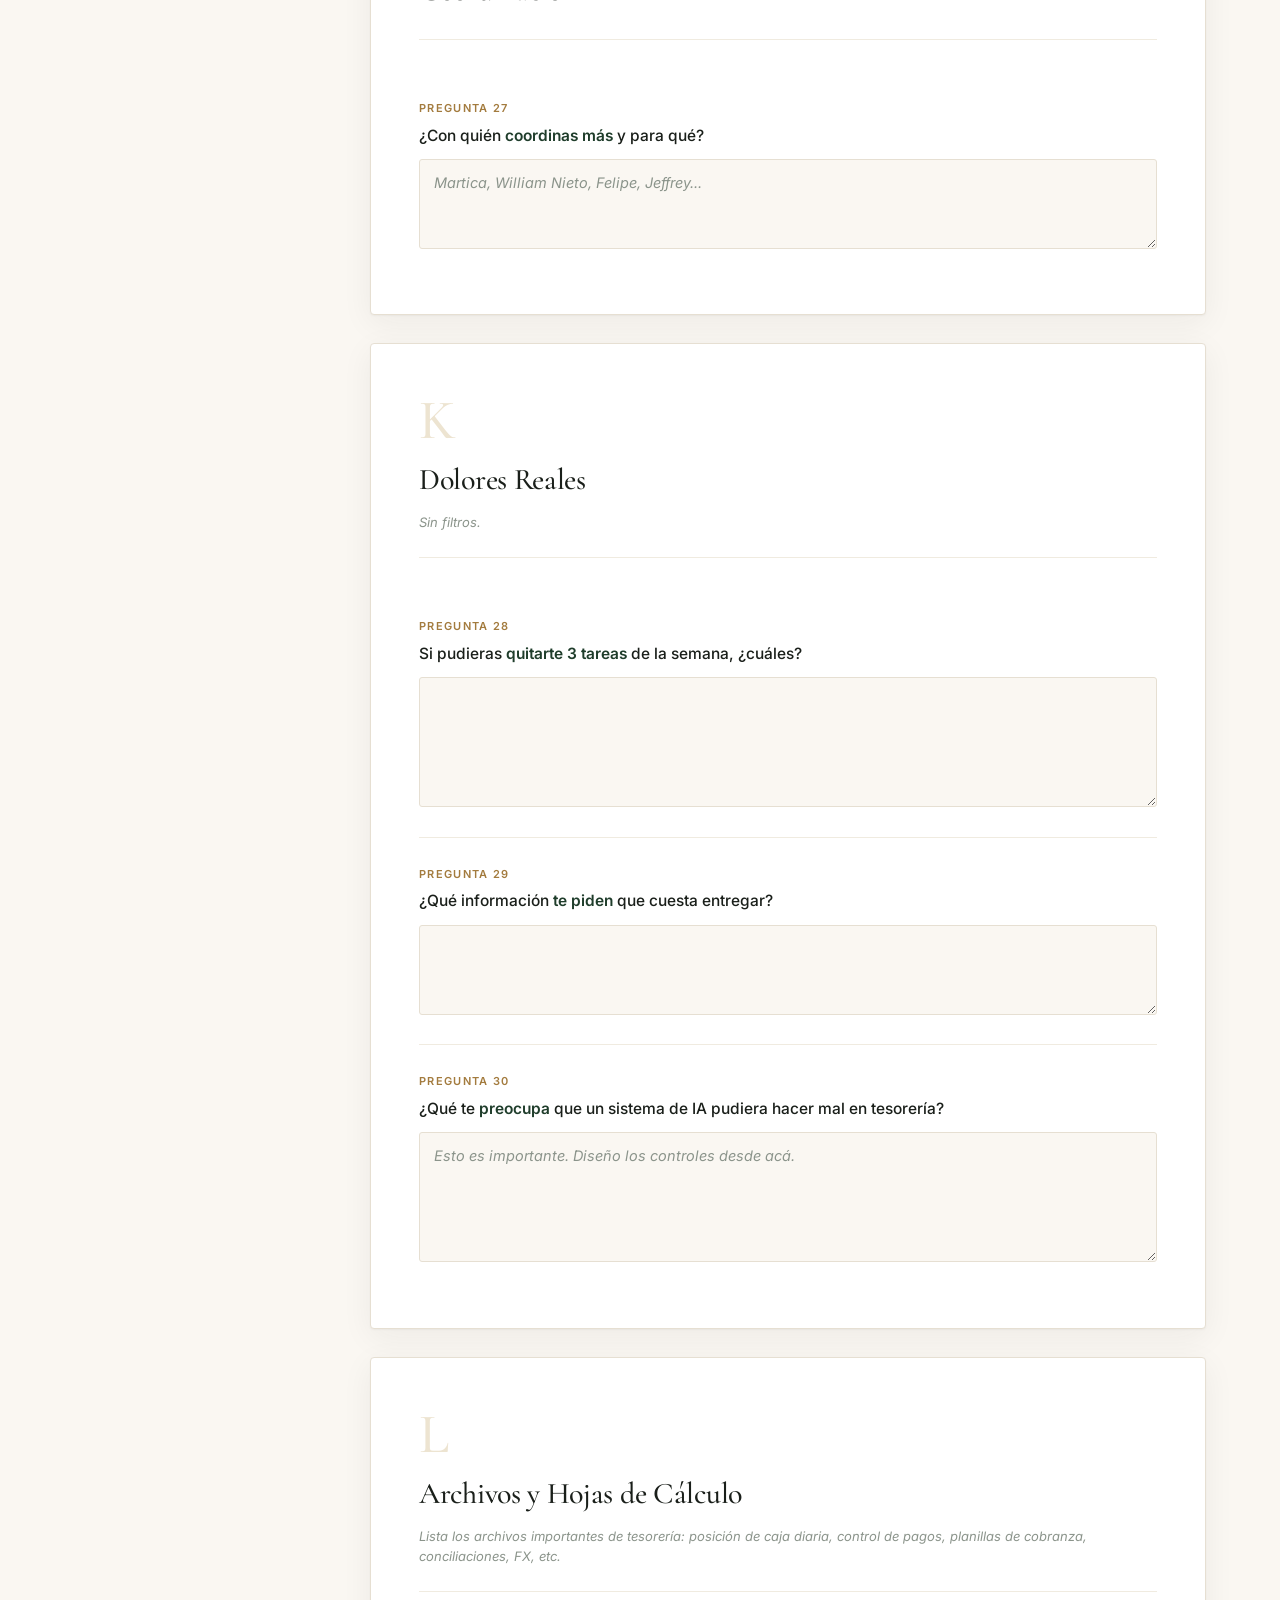
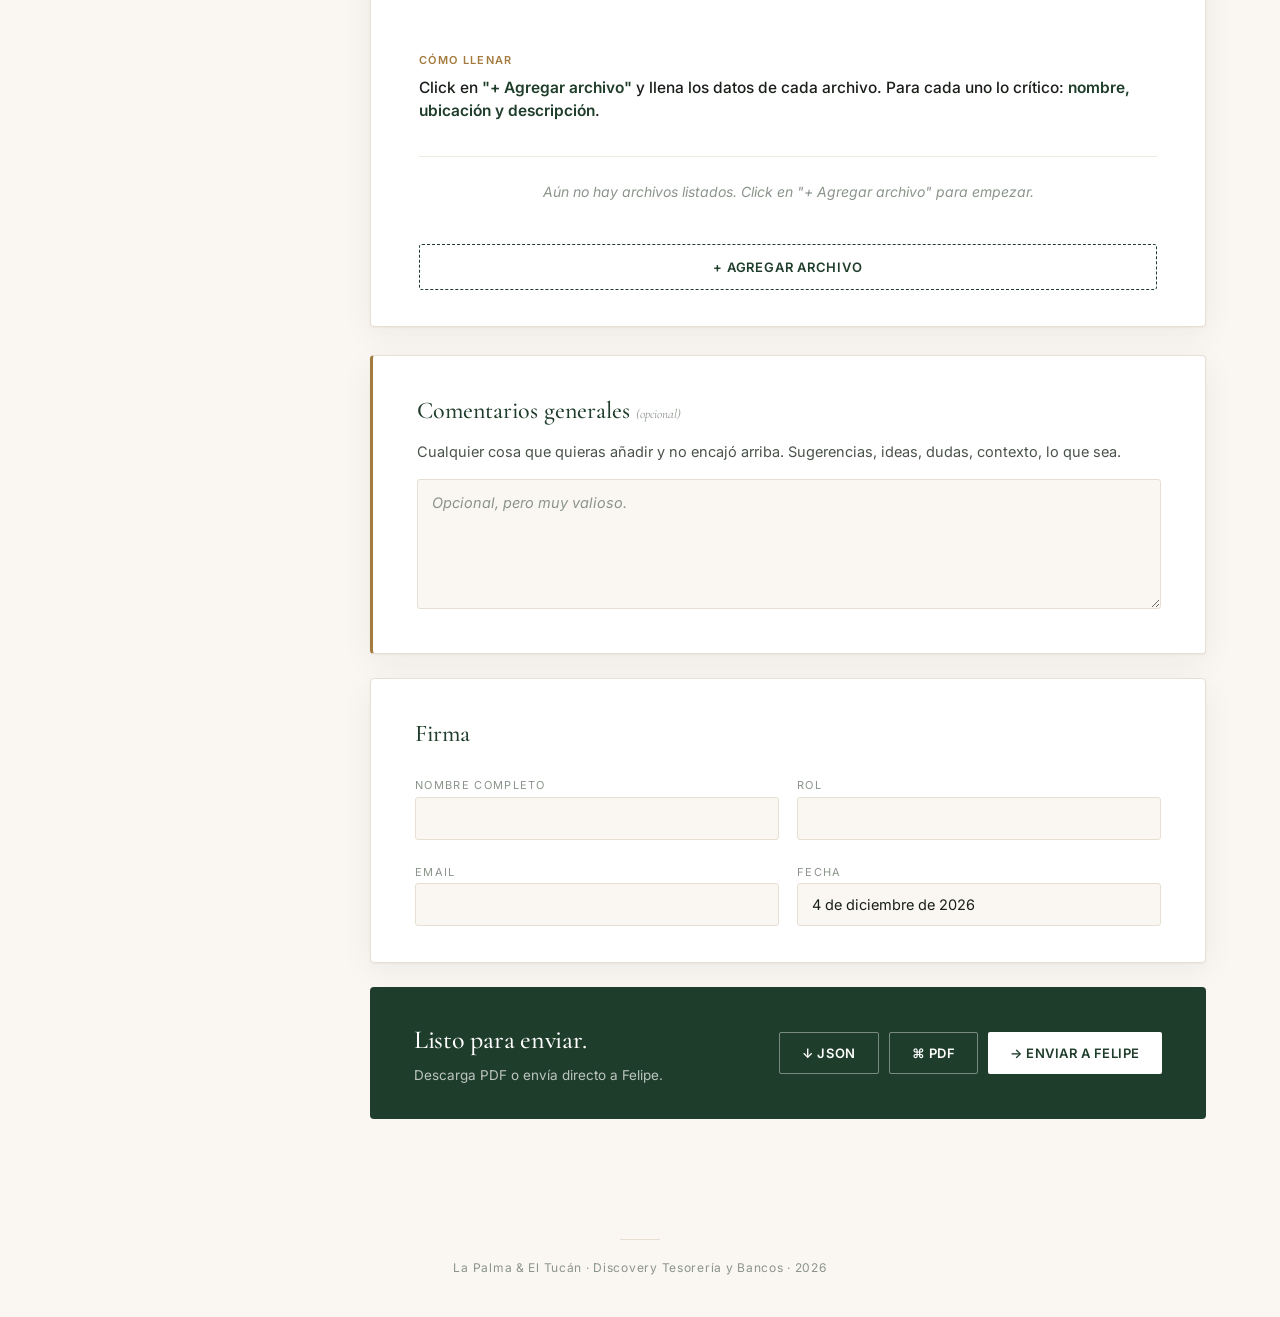
<file: tesoreria-bancos/index.html>
<!doctype html>
<html lang="es">
<head>
<meta charset="utf-8" />
<meta name="viewport" content="width=device-width, initial-scale=1" />
<meta name="discovery-area" content="tesoreria-bancos" />
<meta name="discovery-recipient" content="Katherine Monsalve" />
<title>Discovery Tesorería y Bancos · La Palma & El Tucán</title>
<link rel="preconnect" href="https://fonts.googleapis.com" />
<link rel="preconnect" href="https://fonts.gstatic.com" crossorigin />
<link href="https://fonts.googleapis.com/css2?family=Cormorant+Garamond:ital,wght@0,400;0,500;0,600;1,400&family=Inter:wght@400;500;600&display=swap" rel="stylesheet" />
<link rel="stylesheet" href="../assets/styles.css" />
<script src="../assets/config.js"></script>
</head>
<body>

<header class="hero">
  <div class="hero-inner">
    <div class="brand-mark">La Palma &amp; El Tucán · Discovery Tesorería y Bancos</div>
    <h1>La caja viva,<br><em>el banco al día.</em></h1>
    <p class="lede">Quiero entender cómo manejas hoy la posición de caja, los pagos, la cobranza, las líneas y el FX. La meta: que puedas tener la foto del grupo en un solo dashboard, sin que tengas que armarla cada vez.</p>

    <div class="meta-row">
      <div><span class="k">De</span><span class="v">Felipe Sardi</span></div>
      <div><span class="k">Para</span><span class="v">Katherine Monsalve · Tesorera</span></div>
      <div><span class="k">Plazo</span><span class="v">5 días hábiles</span></div>
      <div><span class="k">Tiempo estimado</span><span class="v">25–35 min</span></div>
    </div>

    <div class="video-block">
      <div class="video-label">Mensaje de Felipe</div>
      <div class="video-frame">
        <div class="video-placeholder">
          <div class="ico">▶</div>
          <div>Aquí va el video introductorio.</div>
        </div>
      </div>
    </div>
  </div>
</header>

<div class="intro">
  <div class="intro-block">
    <h2>Cómo responder bien</h2>
    <ul>
      <li><strong>No es auditoría</strong> — es discovery para construir herramientas.</li>
      <li><strong>Sé específica</strong> con bancos, productos, plazos y montos aproximados.</li>
      <li><strong>Capturas</strong> de pantalla del banco / del archivo de control / del kardex de tesorería: a la <a id="driveFolderLink" href="#" style="color:var(--ink-mute)">carpeta Drive</a>, con nombre del archivo en la respuesta.</li>
      <li><strong>Si no aplica</strong>, escribe N/A y sigue.</li>
      <li><strong>Se guarda solo</strong> en este navegador.</li>
    </ul>
  </div>
</div>

<main>
  <nav class="toc" id="toc">
    <div class="toc-title">Secciones</div>
    <ol>
      <li><a href="#sec-a" data-target="sec-a">Posición de Caja</a></li>
      <li><a href="#sec-b" data-target="sec-b">Bancos & Cuentas</a></li>
      <li><a href="#sec-c" data-target="sec-c">Pagos</a></li>
      <li><a href="#sec-d" data-target="sec-d">Recaudo</a></li>
      <li><a href="#sec-e" data-target="sec-e">Líneas & Crédito</a></li>
      <li><a href="#sec-f" data-target="sec-f">FX & Divisas</a></li>
      <li><a href="#sec-g" data-target="sec-g">Garantías</a></li>
      <li><a href="#sec-h" data-target="sec-h">Cierre Tesorería</a></li>
      <li><a href="#sec-i" data-target="sec-i">Reportes & Herramientas</a></li>
      <li><a href="#sec-j" data-target="sec-j">Coordinación</a></li>
      <li><a href="#sec-k" data-target="sec-k">Dolores Reales</a></li>
      <li><a href="#sec-files" data-target="sec-files">Archivos & Hojas</a></li>
    </ol>
    <div class="progress-pill">
      <div><span class="pct" id="pctNum">0</span><span style="font-size:12px;color:var(--ink-mute)">%</span></div>
      <div style="margin-top:4px;font-size:11px">Avance</div>
      <div class="pbar"><div id="pbarFill"></div></div>
    </div>
  </nav>

  <form id="discoveryForm" autocomplete="off">

    <!-- A. POSICIÓN DE CAJA -->
    <section class="q-section" id="sec-a">
      <div class="sec-head">
        <div class="sec-letter">A</div>
        <h2>Posición de Caja</h2>
      </div>

      <div class="q"><div class="q-num">PREGUNTA 01</div>
        <div class="q-text">¿Cómo construyes la <strong>posición de caja diaria</strong>?</div>
        <textarea class="tall" name="q01" placeholder="Bancos consultados, archivo donde consolidas, hora de corte, etc."></textarea>
      </div>

      <div class="q"><div class="q-num">PREGUNTA 02</div>
        <div class="q-text">¿A qué hora <strong>tienes la foto</strong> del día (y a quién la entregas)?</div>
        <input type="text" name="q02" placeholder="Ej: 9:30am al CEO + contadora." />
      </div>

      <div class="q"><div class="q-num">PREGUNTA 03</div>
        <div class="q-text">¿Cuánto <strong>tiempo</strong> te toma armar esa posición cada mañana?</div>
        <input type="text" name="q03" />
      </div>
    </section>

    <!-- B. BANCOS -->
    <section class="q-section" id="sec-b">
      <div class="sec-head">
        <div class="sec-letter">B</div>
        <h2>Bancos y Cuentas</h2>
      </div>

      <div class="q"><div class="q-num">PREGUNTA 04</div>
        <div class="q-text">Lista los <strong>bancos y cuentas</strong> activas (entidad por entidad).</div>
        <div class="q-help">Por cada cuenta: banco, tipo (corriente/ahorros), moneda, empresa titular.</div>
        <textarea class="tall" name="q04" placeholder="Ej:
- Bancolombia · Corriente · COP · Coffee Hub
- Davivienda · Ahorros · COP · LP&T
- Banco XYZ · Corriente · USD · Coffee Hub
..."></textarea>
      </div>

      <div class="q"><div class="q-num">PREGUNTA 05</div>
        <div class="q-text">¿Tienen <strong>banca empresarial online</strong> en todos? ¿Quién tiene acceso?</div>
        <textarea name="q05"></textarea>
      </div>

      <div class="q"><div class="q-num">PREGUNTA 06</div>
        <div class="q-text">¿Hay <strong>token físico, OTP, segundo factor</strong>? ¿Cómo se manejan?</div>
        <textarea name="q06"></textarea>
      </div>

      <div class="q"><div class="q-num">PREGUNTA 07</div>
        <div class="q-text">¿Tienen <strong>API o conexión técnica</strong> con algún banco?</div>
        <input type="text" name="q07" placeholder="Si no saben, 'no sé' está bien." />
      </div>
    </section>

    <!-- C. PAGOS -->
    <section class="q-section" id="sec-c">
      <div class="sec-head">
        <div class="sec-letter">C</div>
        <h2>Pagos</h2>
      </div>

      <div class="q"><div class="q-num">PREGUNTA 08</div>
        <div class="q-text">¿Cuál es la <strong>frecuencia</strong> de pagos a proveedores?</div>
        <div class="opt-group row">
          <label class="opt"><input type="radio" name="q08" value="Diario" /> Diario</label>
          <label class="opt"><input type="radio" name="q08" value="2 veces semana" /> 2 veces/semana</label>
          <label class="opt"><input type="radio" name="q08" value="Semanal" /> Semanal</label>
          <label class="opt"><input type="radio" name="q08" value="Quincenal" /> Quincenal</label>
        </div>
      </div>

      <div class="q"><div class="q-num">PREGUNTA 09</div>
        <div class="q-text">¿Cómo se <strong>arma</strong> el archivo de pagos (relación de pagos)?</div>
        <textarea name="q09" placeholder="¿Excel? ¿Sale del sistema contable? ¿Plataforma del banco?"></textarea>
      </div>

      <div class="q"><div class="q-num">PREGUNTA 10</div>
        <div class="q-text">¿Quién <strong>aprueba</strong> los pagos? ¿Hay límites por persona?</div>
        <textarea name="q10"></textarea>
      </div>

      <div class="q"><div class="q-num">PREGUNTA 11</div>
        <div class="q-text">¿Cómo se manejan los <strong>pagos de nómina</strong>?</div>
        <textarea name="q11"></textarea>
      </div>

      <div class="q"><div class="q-num">PREGUNTA 12</div>
        <div class="q-text">¿Cómo se manejan los <strong>pagos intercompañía</strong> (Coffee Hub ↔ LP&T ↔ Green Hub)?</div>
        <textarea name="q12"></textarea>
      </div>
    </section>

    <!-- D. RECAUDO -->
    <section class="q-section" id="sec-d">
      <div class="sec-head">
        <div class="sec-letter">D</div>
        <h2>Recaudo</h2>
      </div>

      <div class="q"><div class="q-num">PREGUNTA 13</div>
        <div class="q-text">¿Por qué <strong>vías</strong> entra dinero?</div>
        <div class="opt-group row">
          <label class="opt"><input type="checkbox" name="q13" value="Transferencia COP" /> Transferencia COP local</label>
          <label class="opt"><input type="checkbox" name="q13" value="Transferencia USD" /> Transferencia USD/EUR internacional</label>
          <label class="opt"><input type="checkbox" name="q13" value="Carta crédito" /> Carta de crédito</label>
          <label class="opt"><input type="checkbox" name="q13" value="Pasarela de pago" /> Pasarela de pago / e-commerce</label>
          <label class="opt"><input type="checkbox" name="q13" value="Efectivo" /> Efectivo</label>
          <label class="opt"><input type="checkbox" name="q13" value="Otro" /> Otro</label>
        </div>
      </div>

      <div class="q"><div class="q-num">PREGUNTA 14</div>
        <div class="q-text">¿Cómo <strong>identifican</strong> de qué cliente y a qué factura corresponde un abono que llega al banco?</div>
        <textarea name="q14"></textarea>
      </div>

      <div class="q"><div class="q-num">PREGUNTA 15</div>
        <div class="q-text">¿Hay <strong>partidas conciliatorias</strong> recurrentes que cuesta cerrar?</div>
        <textarea name="q15"></textarea>
      </div>
    </section>

    <!-- E. LÍNEAS -->
    <section class="q-section" id="sec-e">
      <div class="sec-head">
        <div class="sec-letter">E</div>
        <h2>Líneas de Crédito y Financiamiento</h2>
      </div>

      <div class="q"><div class="q-num">PREGUNTA 16</div>
        <div class="q-text">¿Qué <strong>líneas de crédito</strong> tenemos hoy y con qué bancos?</div>
        <div class="q-help">Cupo, tasa, vigencia, uso actual.</div>
        <textarea class="tall" name="q16"></textarea>
      </div>

      <div class="q"><div class="q-num">PREGUNTA 17</div>
        <div class="q-text">¿Hay <strong>obligaciones financieras</strong> activas (créditos, leasing, factoring)?</div>
        <textarea name="q17"></textarea>
      </div>

      <div class="q"><div class="q-num">PREGUNTA 18</div>
        <div class="q-text">¿Hay <strong>covenants</strong> o reportes que toca enviar al banco?</div>
        <textarea name="q18"></textarea>
      </div>
    </section>

    <!-- F. FX -->
    <section class="q-section" id="sec-f">
      <div class="sec-head">
        <div class="sec-letter">F</div>
        <h2>FX y Divisas</h2>
      </div>

      <div class="q"><div class="q-num">PREGUNTA 19</div>
        <div class="q-text">¿Qué porcentaje del flujo es en <strong>USD vs COP vs EUR</strong>?</div>
        <input type="text" name="q19" placeholder="Estimado anual." />
      </div>

      <div class="q"><div class="q-num">PREGUNTA 20</div>
        <div class="q-text">¿Cómo manejan la <strong>conversión USD → COP</strong>? (monetización, reintegros)</div>
        <textarea name="q20"></textarea>
      </div>

      <div class="q"><div class="q-num">PREGUNTA 21</div>
        <div class="q-text">¿Hacen alguna estrategia de <strong>cobertura cambiaria</strong> (forwards, opciones)?</div>
        <textarea name="q21"></textarea>
      </div>
    </section>

    <!-- G. GARANTÍAS -->
    <section class="q-section" id="sec-g">
      <div class="sec-head">
        <div class="sec-letter">G</div>
        <h2>Garantías y Avales</h2>
      </div>

      <div class="q"><div class="q-num">PREGUNTA 22</div>
        <div class="q-text">¿Hay <strong>garantías o avales</strong> otorgados (entre empresas, a terceros)?</div>
        <textarea name="q22"></textarea>
      </div>
    </section>

    <!-- H. CIERRE -->
    <section class="q-section" id="sec-h">
      <div class="sec-head">
        <div class="sec-letter">H</div>
        <h2>Cierre de Tesorería</h2>
      </div>

      <div class="q"><div class="q-num">PREGUNTA 23</div>
        <div class="q-text">¿Cómo se hace el <strong>cierre diario</strong> de tesorería?</div>
        <textarea name="q23"></textarea>
      </div>

      <div class="q"><div class="q-num">PREGUNTA 24</div>
        <div class="q-text">¿Y el <strong>cierre mensual</strong> de tesorería (vs contabilidad)?</div>
        <textarea name="q24"></textarea>
      </div>
    </section>

    <!-- I. REPORTES -->
    <section class="q-section" id="sec-i">
      <div class="sec-head">
        <div class="sec-letter">I</div>
        <h2>Reportes y Herramientas</h2>
      </div>

      <div class="q"><div class="q-num">PREGUNTA 25</div>
        <div class="q-text">¿Qué <strong>herramientas</strong> usas hoy?</div>
        <div class="q-help">Excel, sistema contable, plataforma bancaria, otra.</div>
        <textarea name="q25"></textarea>
      </div>

      <div class="q"><div class="q-num">PREGUNTA 26</div>
        <div class="q-text">¿Qué <strong>reportes</strong> generas y para quién?</div>
        <textarea name="q26"></textarea>
      </div>
    </section>

    <!-- J. COORDINACIÓN -->
    <section class="q-section" id="sec-j">
      <div class="sec-head">
        <div class="sec-letter">J</div>
        <h2>Coordinación</h2>
      </div>

      <div class="q"><div class="q-num">PREGUNTA 27</div>
        <div class="q-text">¿Con quién <strong>coordinas más</strong> y para qué?</div>
        <textarea name="q27" placeholder="Martica, William Nieto, Felipe, Jeffrey..."></textarea>
      </div>
    </section>

    <!-- K. DOLORES -->
    <section class="q-section" id="sec-k">
      <div class="sec-head">
        <div class="sec-letter">K</div>
        <h2>Dolores Reales</h2>
        <div class="sub">Sin filtros.</div>
      </div>

      <div class="q"><div class="q-num">PREGUNTA 28</div>
        <div class="q-text">Si pudieras <strong>quitarte 3 tareas</strong> de la semana, ¿cuáles?</div>
        <textarea class="tall" name="q28"></textarea>
      </div>

      <div class="q"><div class="q-num">PREGUNTA 29</div>
        <div class="q-text">¿Qué información <strong>te piden</strong> que cuesta entregar?</div>
        <textarea name="q29"></textarea>
      </div>

      <div class="q"><div class="q-num">PREGUNTA 30</div>
        <div class="q-text">¿Qué te <strong>preocupa</strong> que un sistema de IA pudiera hacer mal en tesorería?</div>
        <textarea class="tall" name="q30" placeholder="Esto es importante. Diseño los controles desde acá."></textarea>
      </div>
    </section>

    <!-- ===== ARCHIVOS ===== -->
    <section class="q-section" id="sec-files">
      <div class="sec-head">
        <div class="sec-letter">L</div>
        <h2>Archivos y Hojas de Cálculo</h2>
        <div class="sub">Lista los archivos importantes de tesorería: posición de caja diaria, control de pagos, planillas de cobranza, conciliaciones, FX, etc.</div>
      </div>

      <div class="q">
        <div class="q-num">CÓMO LLENAR</div>
        <div class="q-text">Click en <strong>"+ Agregar archivo"</strong> y llena los datos de cada archivo. Para cada uno lo crítico: <strong>nombre, ubicación y descripción</strong>.</div>
      </div>

      <div id="filesList"></div>
      <button type="button" class="btn-add-file" id="btnAddFile">+ Agregar archivo</button>
    </section>

    <!-- ===== COMENTARIOS GENERALES ===== -->
    <div class="signature" style="border-left:3px solid var(--gold)">
      <h3>Comentarios generales <span style="font-size:13px;color:var(--ink-mute);font-weight:400;font-style:italic">(opcional)</span></h3>
      <p style="color:var(--ink-soft);font-size:14.5px;margin:-8px 0 16px">Cualquier cosa que quieras añadir y no encajó arriba. Sugerencias, ideas, dudas, contexto, lo que sea.</p>
      <textarea name="comentarios_generales" class="tall" placeholder="Opcional, pero muy valioso."></textarea>
    </div>

    <!-- SIGNATURE -->
    <div class="signature">
      <h3>Firma</h3>
      <div class="sig-grid">
        <div><label>Nombre completo</label><input type="text" name="firma_nombre" /></div>
        <div><label>Rol</label><input type="text" name="firma_rol" /></div>
        <div><label>Email</label><input type="email" name="firma_email" /></div>
        <div><label>Fecha</label><input type="text" name="firma_fecha" id="firmaFecha" /></div>
      </div>
    </div>

    <div class="submit-bar">
      <div class="left">
        <h3>Listo para enviar.</h3>
        <p>Descarga PDF o envía directo a Felipe.</p>
      </div>
      <div class="actions">
        <button type="button" class="btn ghost" id="btnDownload">↓ JSON</button>
        <button type="button" class="btn ghost" id="btnPdf">⌘ PDF</button>
        <button type="button" class="btn" id="btnSend">→ Enviar a Felipe</button>
      </div>
    </div>

  </form>
</main>

<footer>
  <div class="div"></div>
  La Palma & El Tucán · Discovery Tesorería y Bancos · 2026
</footer>

<div class="save-toast" id="saveToast"><span class="dot"></span>Guardado</div>
<script src="../assets/form.js"></script>
</body>
</html>
</file>
<file: assets/styles.css>
/* ============================================================
   La Palma & El Tucán · Discovery — Estilos compartidos
   ============================================================ */

:root {
  --bg: #faf7f2;
  --paper: #ffffff;
  --ink: #1a1f1a;
  --ink-soft: #4a534a;
  --ink-mute: #8b948b;
  --line: #e6dfd2;
  --line-soft: #f0ebe0;
  --green: #1f3d2b;
  --green-soft: #345240;
  --gold: #a37b3e;
  --cream: #ede4d1;
  --danger: #8b3a2a;
  --shadow: 0 1px 2px rgba(26,31,26,.04), 0 8px 32px rgba(26,31,26,.06);
}

* { box-sizing: border-box; }
html, body { margin: 0; padding: 0; }
body {
  font-family: 'Inter', -apple-system, system-ui, sans-serif;
  background: var(--bg);
  color: var(--ink);
  font-size: 16px;
  line-height: 1.6;
  -webkit-font-smoothing: antialiased;
}

.serif { font-family: 'Cormorant Garamond', Georgia, serif; font-weight: 500; letter-spacing: -0.01em; }

/* ---------- HERO ---------- */
.hero {
  background: linear-gradient(180deg, var(--cream) 0%, var(--bg) 100%);
  padding: 56px 24px 80px;
  border-bottom: 1px solid var(--line);
}
.hero-inner { max-width: 860px; margin: 0 auto; }
.brand-mark {
  display: flex; align-items: center; gap: 12px;
  font-size: 12px; letter-spacing: 0.18em; text-transform: uppercase;
  color: var(--green); margin-bottom: 32px; font-weight: 600;
}
.brand-mark::before {
  content: ""; width: 28px; height: 1px; background: var(--green);
}
.hero h1 {
  font-family: 'Cormorant Garamond', Georgia, serif;
  font-weight: 500;
  font-size: clamp(40px, 5.5vw, 64px);
  line-height: 1.05;
  margin: 0 0 20px;
  color: var(--ink);
  letter-spacing: -0.02em;
}
.hero h1 em { color: var(--green); font-style: italic; font-weight: 400; }
.hero p.lede {
  font-family: 'Cormorant Garamond', Georgia, serif;
  font-size: 22px;
  line-height: 1.5;
  color: var(--ink-soft);
  max-width: 640px;
  margin: 0 0 36px;
  font-style: italic;
}

.meta-row {
  display: flex; flex-wrap: wrap; gap: 28px;
  padding: 20px 0;
  border-top: 1px solid var(--line);
  border-bottom: 1px solid var(--line);
  font-size: 13px;
  color: var(--ink-mute);
  margin-bottom: 40px;
}
.meta-row > div { display: flex; flex-direction: column; gap: 2px; }
.meta-row .k { font-size: 10px; letter-spacing: 0.16em; text-transform: uppercase; color: var(--ink-mute); }
.meta-row .v { color: var(--ink); font-weight: 500; font-size: 14px; }

/* ---------- VIDEO ---------- */
.video-block {
  background: var(--paper);
  border: 1px solid var(--line);
  border-radius: 4px;
  padding: 32px;
  margin-bottom: 48px;
  box-shadow: var(--shadow);
}
.video-label {
  font-size: 11px; letter-spacing: 0.18em; text-transform: uppercase;
  color: var(--gold); font-weight: 600; margin-bottom: 14px;
}
.video-frame {
  position: relative; width: 100%; padding-top: 56.25%;
  background: var(--ink); border-radius: 2px; overflow: hidden;
}
.video-frame iframe, .video-frame video {
  position: absolute; inset: 0; width: 100%; height: 100%; border: 0;
}
.video-placeholder {
  position: absolute; inset: 0; display: flex; align-items: center; justify-content: center;
  flex-direction: column; gap: 12px;
  background:
    repeating-linear-gradient(45deg, rgba(255,255,255,.02) 0 12px, rgba(255,255,255,.04) 12px 24px),
    var(--ink);
  color: rgba(255,255,255,.7);
  font-size: 14px;
}
.video-placeholder .ico { font-size: 28px; opacity: .6; }
.video-note {
  margin-top: 14px; font-size: 13px; color: var(--ink-mute); font-style: italic;
}

/* ---------- INTRO ---------- */
.intro {
  max-width: 860px; margin: 0 auto;
  padding: 0 24px 56px;
}
.intro-block {
  background: var(--paper);
  border: 1px solid var(--line);
  border-radius: 4px;
  padding: 40px 44px;
  box-shadow: var(--shadow);
}
.intro-block h2 {
  font-family: 'Cormorant Garamond', serif;
  font-weight: 500;
  font-size: 28px;
  margin: 0 0 16px;
  color: var(--green);
  letter-spacing: -0.01em;
}
.intro-block p { color: var(--ink-soft); margin: 0 0 14px; font-size: 15.5px; }
.intro-block ul { color: var(--ink-soft); padding-left: 20px; margin: 0 0 14px; }
.intro-block li { margin-bottom: 6px; }
.intro-block strong { color: var(--ink); font-weight: 600; }

/* ---------- MAIN GRID ---------- */
main {
  max-width: 1180px; margin: 0 auto; padding: 0 24px 80px;
  display: grid; grid-template-columns: 240px 1fr; gap: 56px;
}
@media (max-width: 900px) {
  main { grid-template-columns: 1fr; gap: 0; }
  nav.toc { display: none; }
}

/* ---------- TOC ---------- */
nav.toc {
  position: sticky; top: 24px; align-self: start;
  padding: 24px 0; max-height: calc(100vh - 48px); overflow-y: auto;
}
nav.toc .toc-title {
  font-size: 10px; letter-spacing: 0.2em; text-transform: uppercase;
  color: var(--ink-mute); font-weight: 600; margin-bottom: 18px;
  padding-left: 14px;
}
nav.toc ol {
  list-style: none; padding: 0; margin: 0; counter-reset: toc;
}
nav.toc li { counter-increment: toc; }
nav.toc a {
  display: flex; align-items: baseline; gap: 10px;
  text-decoration: none; color: var(--ink-soft);
  padding: 8px 14px; font-size: 13px;
  border-left: 2px solid transparent;
  transition: all .15s ease;
}
nav.toc a::before {
  content: counter(toc, upper-alpha);
  font-family: 'Cormorant Garamond', serif;
  font-size: 14px; color: var(--ink-mute);
  width: 16px; flex-shrink: 0;
}
nav.toc a:hover { color: var(--green); border-left-color: var(--cream); }
nav.toc a.active { color: var(--green); border-left-color: var(--green); font-weight: 500; }
nav.toc .progress-pill {
  margin-top: 24px; padding: 14px;
  background: var(--paper); border: 1px solid var(--line); border-radius: 3px;
  font-size: 11px; color: var(--ink-mute);
}
nav.toc .progress-pill .pct {
  font-family: 'Cormorant Garamond', serif; font-size: 28px; color: var(--green);
  font-weight: 500; line-height: 1;
}
.pbar { height: 3px; background: var(--line-soft); margin-top: 8px; border-radius: 2px; overflow: hidden; }
.pbar > div { height: 100%; background: var(--green); width: 0%; transition: width .3s ease; }

/* ---------- SECTIONS & QUESTIONS ---------- */
section.q-section {
  background: var(--paper);
  border: 1px solid var(--line);
  border-radius: 4px;
  padding: 48px 48px 36px;
  margin-bottom: 28px;
  box-shadow: var(--shadow);
  scroll-margin-top: 24px;
}
@media (max-width: 600px) { section.q-section { padding: 32px 24px 24px; } }

.sec-head { margin-bottom: 32px; padding-bottom: 24px; border-bottom: 1px solid var(--line-soft); }
.sec-letter {
  display: inline-block; font-family: 'Cormorant Garamond', serif;
  font-size: 56px; line-height: 1; color: var(--cream);
  font-weight: 500; margin-bottom: 8px; letter-spacing: -0.02em;
}
.sec-head h2 {
  font-family: 'Cormorant Garamond', serif;
  font-weight: 500; font-size: 30px; margin: 0;
  color: var(--ink); letter-spacing: -0.01em;
}
.sec-head .sub {
  font-size: 13px; color: var(--ink-mute); margin-top: 8px; font-style: italic;
}

.q { padding: 22px 0; border-bottom: 1px solid var(--line-soft); }
.q:last-child { border-bottom: none; }
.q-num {
  display: inline-block; font-size: 11px; font-weight: 600;
  color: var(--gold); letter-spacing: 0.12em; margin-bottom: 6px;
}
.q-text {
  font-size: 15.5px; color: var(--ink); margin-bottom: 12px;
  font-weight: 500; line-height: 1.5;
}
.q-help {
  font-size: 13px; color: var(--ink-mute); margin-bottom: 12px;
  font-style: italic; line-height: 1.5;
}
.q-text strong { color: var(--green); font-weight: 600; }

/* ---------- INPUTS ---------- */
input[type="text"], input[type="number"], input[type="email"], textarea, select {
  font-family: 'Inter', sans-serif;
  width: 100%;
  background: var(--bg);
  border: 1px solid var(--line);
  border-radius: 3px;
  padding: 12px 14px;
  font-size: 14.5px;
  color: var(--ink);
  transition: all .15s ease;
  resize: vertical;
}
textarea { min-height: 90px; line-height: 1.55; }
textarea.tall { min-height: 130px; }
input:focus, textarea:focus, select:focus {
  outline: none;
  border-color: var(--green);
  background: var(--paper);
  box-shadow: 0 0 0 3px rgba(31,61,43,.08);
}
input::placeholder, textarea::placeholder { color: var(--ink-mute); font-style: italic; }

.opt-group { display: flex; flex-direction: column; gap: 10px; }
.opt-group.row { flex-direction: row; flex-wrap: wrap; gap: 18px; }
.opt {
  display: flex; align-items: center; gap: 10px;
  padding: 8px 12px; border: 1px solid var(--line);
  border-radius: 3px; background: var(--bg);
  cursor: pointer; font-size: 14px; color: var(--ink-soft);
  transition: all .15s;
}
.opt:hover { border-color: var(--green-soft); }
.opt input { accent-color: var(--green); }

/* ---------- SIGNATURE & SUBMIT ---------- */
.signature {
  background: var(--paper); border: 1px solid var(--line); border-radius: 4px;
  padding: 36px 44px; margin-bottom: 24px; box-shadow: var(--shadow);
}
.signature h3 {
  font-family: 'Cormorant Garamond', serif; font-weight: 500;
  font-size: 24px; margin: 0 0 18px; color: var(--green);
}
.sig-grid { display: grid; grid-template-columns: 1fr 1fr; gap: 18px; }
@media (max-width: 600px) { .sig-grid { grid-template-columns: 1fr; } }
.sig-grid label {
  font-size: 11px; letter-spacing: .12em; text-transform: uppercase;
  color: var(--ink-mute);
}

.submit-bar {
  background: var(--green); color: var(--cream);
  border-radius: 4px; padding: 32px 44px;
  display: flex; align-items: center; justify-content: space-between; gap: 24px;
  flex-wrap: wrap;
}
.submit-bar .left { flex: 1; min-width: 220px; }
.submit-bar .left h3 {
  font-family: 'Cormorant Garamond', serif; font-weight: 500;
  font-size: 26px; margin: 0 0 4px; color: white; letter-spacing: -0.01em;
}
.submit-bar .left p { margin: 0; font-size: 13.5px; color: rgba(255,255,255,.7); }
.submit-bar .actions { display: flex; gap: 10px; flex-wrap: wrap; }

button.btn {
  font-family: 'Inter', sans-serif;
  background: white; color: var(--green);
  border: 0; padding: 12px 22px; font-size: 13px;
  font-weight: 600; letter-spacing: 0.04em; text-transform: uppercase;
  border-radius: 2px; cursor: pointer;
  transition: all .15s ease;
}
button.btn:hover { background: var(--cream); transform: translateY(-1px); }
button.btn.ghost {
  background: transparent; color: white; border: 1px solid rgba(255,255,255,.4);
}
button.btn.ghost:hover { background: rgba(255,255,255,.08); border-color: white; }
button.btn:disabled { opacity: .5; cursor: not-allowed; transform: none; }

/* ---------- TOAST ---------- */
.save-toast {
  position: fixed; bottom: 24px; right: 24px;
  background: var(--ink); color: white; padding: 10px 18px;
  border-radius: 30px; font-size: 12px; letter-spacing: 0.04em;
  box-shadow: var(--shadow); opacity: 0; transform: translateY(8px);
  transition: all .25s ease; pointer-events: none; z-index: 100;
}
.save-toast.show { opacity: 1; transform: translateY(0); }
.save-toast .dot { display: inline-block; width: 6px; height: 6px; background: var(--gold); border-radius: 50%; margin-right: 8px; }
.save-toast.error .dot { background: var(--danger); }
.save-toast.success .dot { background: #6ba66c; }

/* ---------- FOOTER ---------- */
footer {
  text-align: center; padding: 40px 24px; color: var(--ink-mute);
  font-size: 12px; letter-spacing: 0.06em;
}
footer .div { width: 40px; height: 1px; background: var(--line); margin: 0 auto 18px; }

/* ---------- ARCHIVOS (bloque dinámico) ---------- */
.file-entry {
  background: var(--bg);
  border: 1px solid var(--line);
  border-left: 3px solid var(--gold);
  border-radius: 3px;
  padding: 20px 22px 16px;
  margin-bottom: 14px;
  position: relative;
}
.file-entry .entry-num {
  font-size: 10px; letter-spacing: 0.16em; text-transform: uppercase;
  color: var(--gold); font-weight: 600; margin-bottom: 12px;
}
.file-grid {
  display: grid; grid-template-columns: 1fr 1fr; gap: 14px;
}
@media (max-width: 600px) { .file-grid { grid-template-columns: 1fr; } }
.file-grid label, .file-entry label {
  display: block; font-size: 11px; letter-spacing: .1em;
  text-transform: uppercase; color: var(--ink-mute); margin-bottom: 4px;
  font-weight: 600;
}
.file-entry .entry-row { margin-top: 12px; }
.file-entry .btn-remove-file {
  margin-top: 14px;
  background: transparent; border: 1px solid var(--line);
  color: var(--ink-mute); font-size: 11px;
  letter-spacing: .08em; text-transform: uppercase;
  padding: 6px 12px; border-radius: 2px; cursor: pointer;
  font-family: 'Inter', sans-serif; font-weight: 500;
  transition: all .15s;
}
.file-entry .btn-remove-file:hover {
  border-color: var(--danger); color: var(--danger);
}
.btn-add-file {
  margin-top: 16px; width: 100%;
  background: var(--paper); border: 1px dashed var(--green);
  color: var(--green); font-family: 'Inter', sans-serif;
  font-size: 13px; font-weight: 600;
  letter-spacing: .06em; text-transform: uppercase;
  padding: 14px; border-radius: 3px; cursor: pointer;
  transition: all .15s;
}
.btn-add-file:hover {
  background: var(--green); color: white; border-style: solid;
}
.files-empty {
  text-align: center; padding: 24px;
  color: var(--ink-mute); font-style: italic; font-size: 14px;
}

/* ---------- LANDING (selector de áreas) ---------- */
.areas-grid {
  max-width: 1100px; margin: 0 auto; padding: 0 24px 80px;
  display: grid; grid-template-columns: repeat(auto-fill, minmax(280px, 1fr));
  gap: 20px;
}
.area-card {
  background: var(--paper); border: 1px solid var(--line); border-radius: 4px;
  padding: 28px 28px 24px; box-shadow: var(--shadow);
  text-decoration: none; color: var(--ink);
  display: flex; flex-direction: column; gap: 10px;
  transition: all .2s ease;
  border-top: 3px solid var(--green);
}
.area-card:hover {
  transform: translateY(-3px);
  box-shadow: 0 4px 8px rgba(26,31,26,.06), 0 16px 48px rgba(26,31,26,.10);
  border-top-color: var(--gold);
}
.area-card .area-num {
  font-family: 'Cormorant Garamond', serif;
  font-size: 38px; line-height: 1; color: var(--cream);
  font-weight: 500; letter-spacing: -0.02em;
}
.area-card h3 {
  font-family: 'Cormorant Garamond', serif;
  font-size: 24px; font-weight: 500; margin: 0;
  letter-spacing: -0.01em; color: var(--ink);
}
.area-card .meta { display: flex; flex-direction: column; gap: 2px; margin-top: 10px; }
.area-card .meta .k {
  font-size: 10px; letter-spacing: .14em; text-transform: uppercase; color: var(--ink-mute);
}
.area-card .meta .v { font-size: 14px; color: var(--ink); font-weight: 500; }
.area-card .arrow {
  margin-top: 16px;
  font-size: 12px; color: var(--green); font-weight: 600;
  letter-spacing: .08em; text-transform: uppercase;
  display: flex; align-items: center; gap: 6px;
}

/* ---------- PRINT ---------- */
@media print {
  nav.toc, .submit-bar, .save-toast, .video-block { display: none !important; }
  main { display: block; }
  section.q-section, .signature { box-shadow: none; border: 1px solid #ddd; page-break-inside: avoid; }
  body { background: white; }
}
</file>
